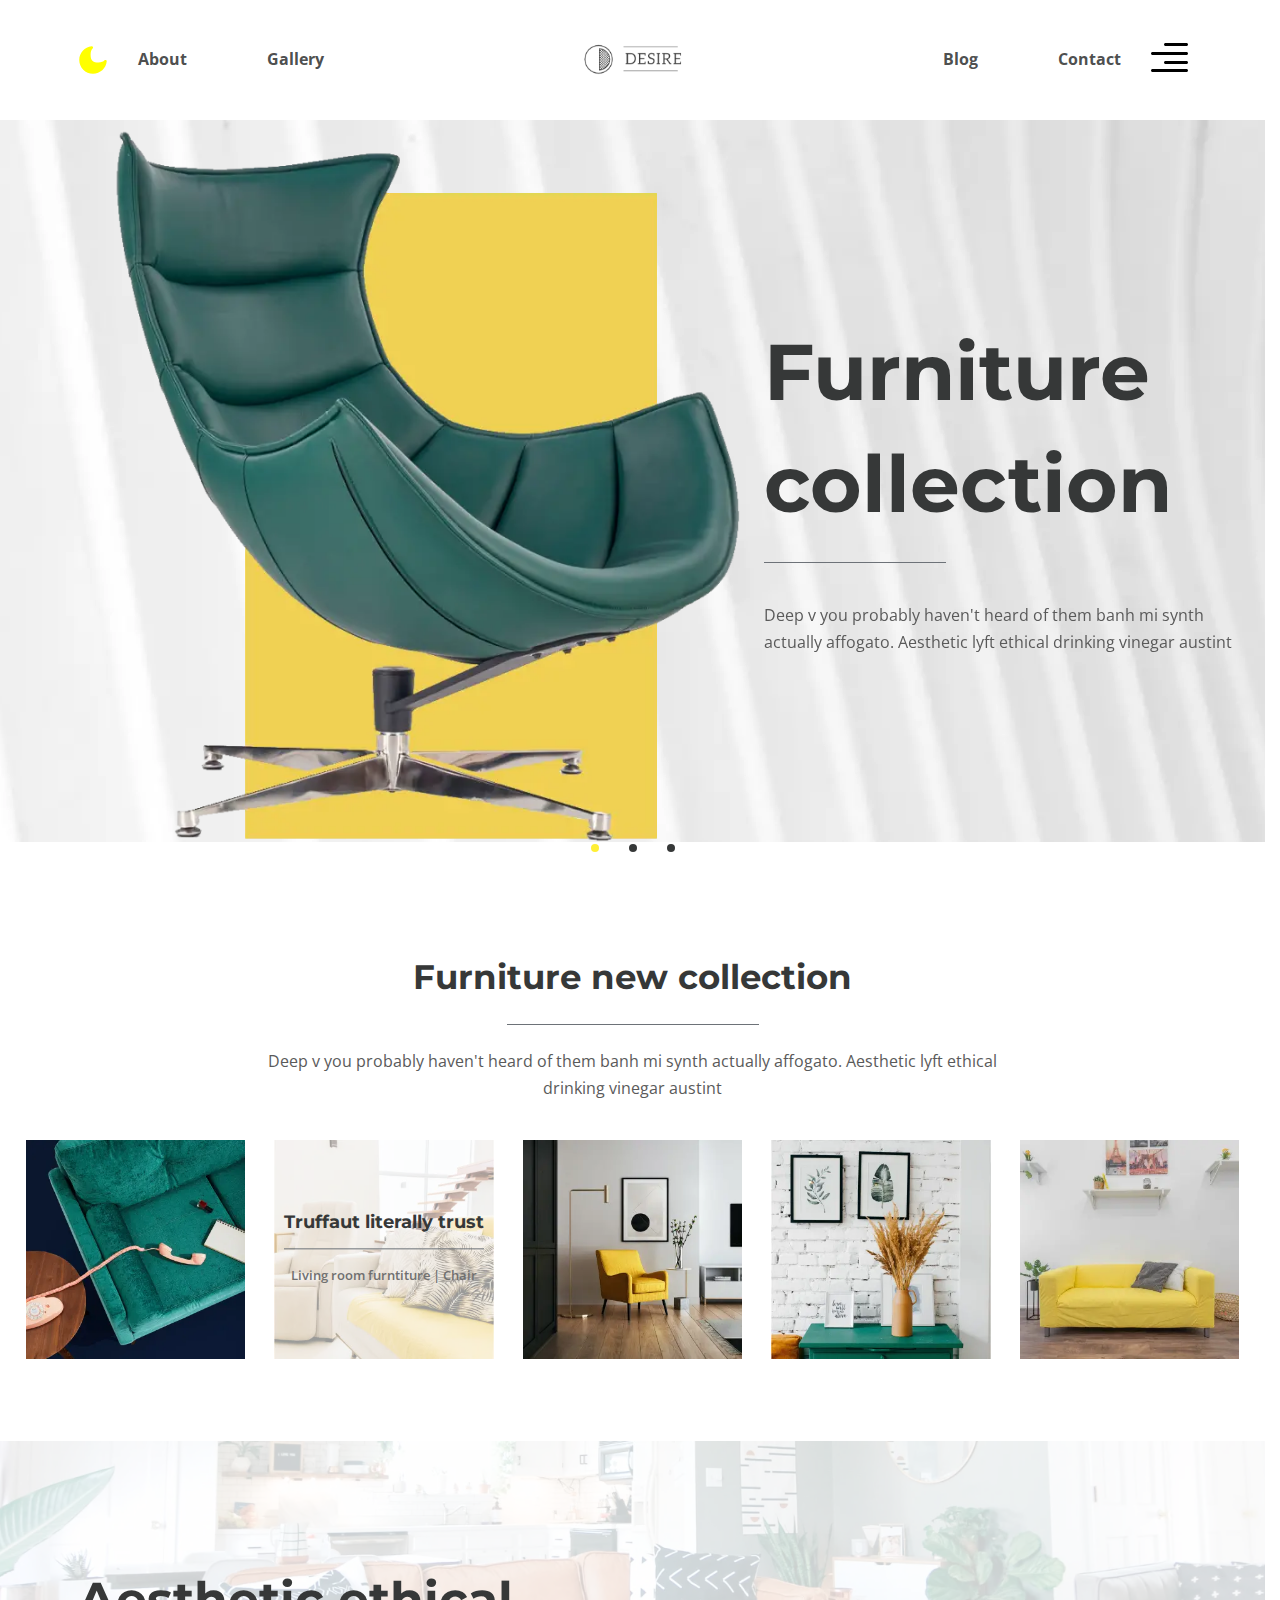
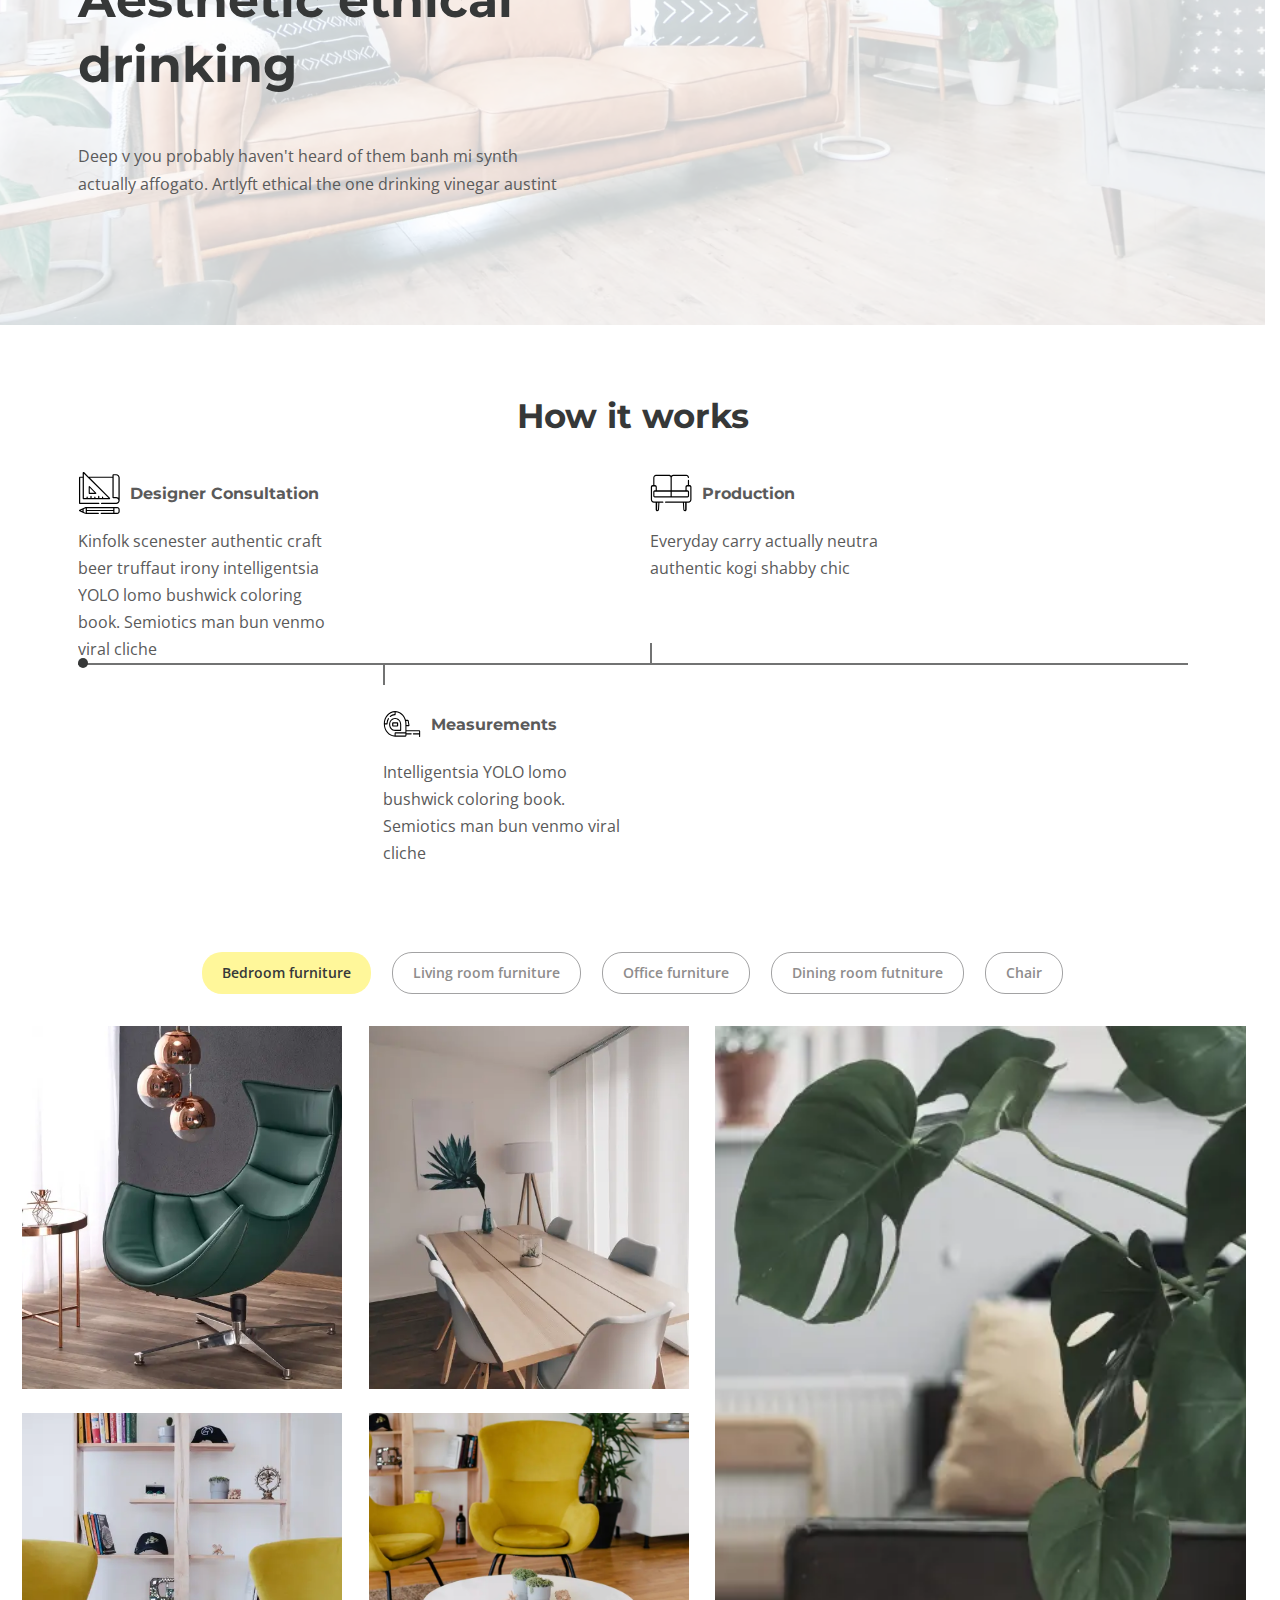
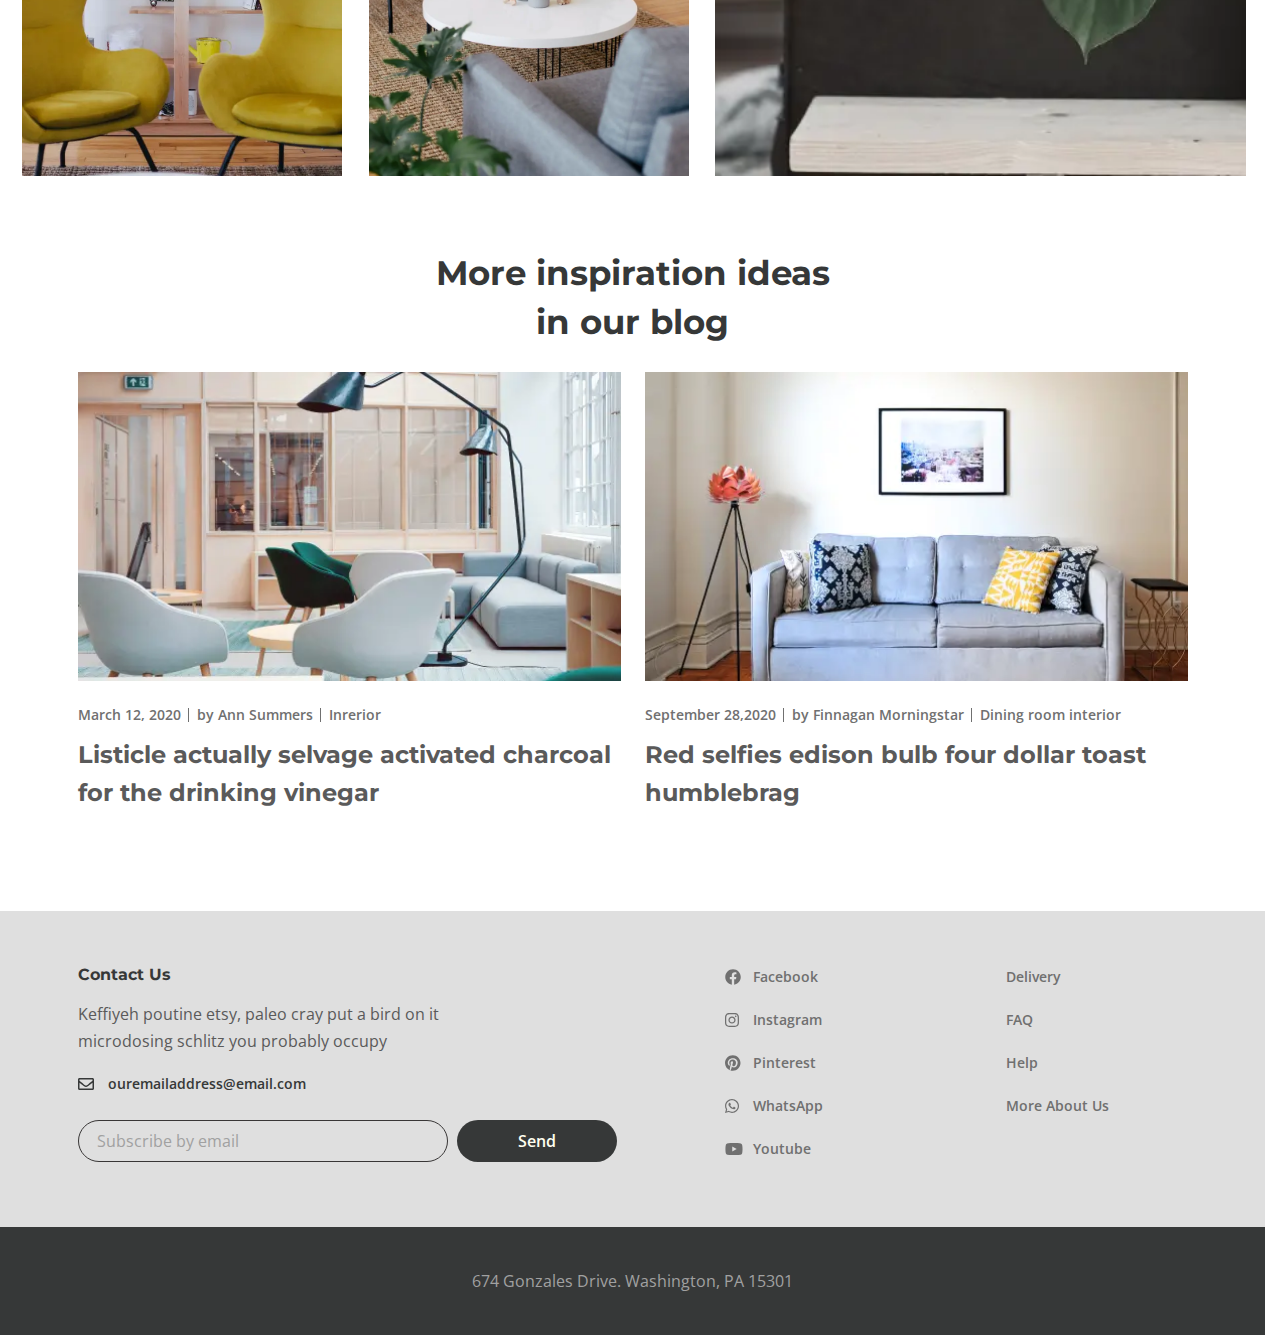
<file: index.html>
<!DOCTYPE html>
<html lang="en">
<head>
   <meta charset="UTF-8">
   <meta name="viewport" content="width=device-width, initial-scale=1.0">


   <!--? ICON TITLE -->

   <!--? Стандартный фавикон для большинства браузеров -->
   <!-- <link rel="icon" href="/path/to/favicon.ico" type="image/x-icon">
   <link rel="shortcut icon" href="/path/to/favicon.ico" type="image/x-icon"> -->

   <!--? SVG иконка, если поддерживается -->
   <link rel="icon" href="img/header/icon-aside.svg" type="image/svg+xml">

   <!--? PNG фавиконы для разных размеров, подходящие для большинства современных устройств -->
   <!-- <link rel="icon" href="/path/to/favicon-32x32.png" sizes="32x32" type="image/png">
   <link rel="icon" href="/path/to/favicon-16x16.png" sizes="16x16" type="image/png">
   <link rel="icon" href="/path/to/favicon-48x48.png" sizes="48x48" type="image/png"> -->

   <!--? Apple Touch Icon для iOS -->
   <!-- <link rel="apple-touch-icon" href="/path/to/apple-touch-icon.png" sizes="180x180"> -->

   <!--? Иконки для Android -->
   <!-- <link rel="icon" href="/path/to/android-chrome-192x192.png" sizes="192x192" type="image/png">
   <link rel="icon" href="/path/to/android-chrome-512x512.png" sizes="512x512" type="image/png"> -->

   <!--? Windows Tile иконка (можно настроить цвет плитки) -->
   <!-- <meta name="msapplication-TileColor" content="#ffffff">
   <meta name="msapplication-TileImage" content="/path/to/mstile-144x144.png"> -->




   <!--todo Google Fonts -->
   <link href="https://fonts.googleapis.com/css?family=Open+Sans:regular,600,700,300italic&display=swap&_v=20241209232100"
      rel="stylesheet">
   <link href="https://fonts.googleapis.com/css?family=Montserrat:700&display=swap&_v=20241209232100" rel="stylesheet">


   <!-- swiper -->
   <!-- <link rel="stylesheet" href="https://cdn.jsdelivr.net/npm/swiper@10/swiper-bundle.min.css?_v=20241209232100" /> -->
   <!-- <link rel="stylesheet" href="https://cdn.jsdelivr.net/npm/swiper@11/swiper-bundle.min.css?_v=20241209232100" /> -->
   <!-- <link rel="stylesheet" href="../../node_modules/swiper/swiper-bundle.min?_v=20241209232100"> -->


   <link rel="stylesheet" href="css/style.min.css?_v=20241209232100">
   <title>desire</title>

</head>

<body>

   <div class="wrapper">

      <!--=================================HEADER=====================================-->

      <header class="header" id="header">
   <div class="header__container">

      <!-- Кнопка для меню бургера -->
      <button class="icon-menu" type="button">
         <span></span>
      </button>


      <button data-da=".header__container, 767.98, last" id="header__theme-btn" class="header__theme-btn">
         <div id="header__theme-icon">
            <svg xmlns="http://www.w3.org/2000/svg" id="light-icon" viewBox="0 0 24 24" width="30" height="30">
               <path fill="orange"
                  d="M12,17c-2.76,0-5-2.24-5-5s2.24-5,5-5,5,2.24,5,5-2.24,5-5,5Zm1-13V1c0-.55-.45-1-1-1s-1,.45-1,1v3c0,.55,.45,1,1,1s1-.45,1-1Zm0,19v-3c0-.55-.45-1-1-1s-1,.45-1,1v3c0,.55,.45,1,1,1s1-.45,1-1ZM5,12c0-.55-.45-1-1-1H1c-.55,0-1,.45-1,1s.45,1,1,1h3c.55,0,1-.45,1-1Zm19,0c0-.55-.45-1-1-1h-3c-.55,0-1,.45-1,1s.45,1,1,1h3c.55,0,1-.45,1-1ZM6.71,6.71c.39-.39,.39-1.02,0-1.41l-2-2c-.39-.39-1.02-.39-1.41,0s-.39,1.02,0,1.41l2,2c.2,.2,.45,.29,.71,.29s.51-.1,.71-.29Zm14,14c.39-.39,.39-1.02,0-1.41l-2-2c-.39-.39-1.02-.39-1.41,0s-.39,1.02,0,1.41l2,2c.2,.2,.45,.29,.71,.29s.51-.1,.71-.29Zm-16,0l2-2c.39-.39,.39-1.02,0-1.41s-1.02-.39-1.41,0l-2,2c-.39,.39-.39,1.02,0,1.41,.2,.2,.45,.29,.71,.29s.51-.1,.71-.29ZM18.71,6.71l2-2c.39-.39,.39-1.02,0-1.41s-1.02-.39-1.41,0l-2,2c-.39,.39-.39,1.02,0,1.41,.2,.2,.45,.29,.71,.29s.51-.1,.71-.29Z" />
            </svg>

            <svg xmlns="http://www.w3.org/2000/svg" id="dark-icon" data-name="dark-icon" viewBox="0 0 24 24" width="30"
               height="30">
               <path fill="yellow"
                  d="M22.386,12.003c-.402-.167-.871-.056-1.151,.28-.928,1.105-2.506,1.62-4.968,1.62-3.814,0-6.179-1.03-6.179-6.158,0-2.397,.532-4.019,1.626-4.957,.33-.283,.439-.749,.269-1.149-.17-.401-.571-.655-1.015-.604C5.285,1.573,1,6.277,1,11.978c0,6.062,4.944,10.993,11.022,10.993,5.72,0,10.438-4.278,10.973-9.951,.042-.436-.205-.848-.609-1.017Z" />
            </svg>
         </div>
      </button>


      <nav class="header__menu menu">

         <div class="menu__wrapper">
            <div class="menu__body">
               <ul class="menu__list">
                  <li class="menu__item">
                     <a class="menu__link" href="about.html">About</a>
                     <!-- -------------------------sub-menu-------------------------------- -->
                     <div class="menu__arrows">
                        <span class="menu__arrow"></span>
                     </div>
                     <ul class="menu__sub-list">

                        <li class="menu__sub-item">
                           <a data-goto-url="about.html" data-goto-section=".about" href="#"
                              class="menu__sub-link">About Us</a>
                        </li>

                        <li class="menu__sub-item">
                           <a data-goto-url="about.html" data-goto-section=".balance" href="blog.html"
                              class="menu__sub-link">Balance</a>
                        </li>
                        <li class="menu__sub-item">
                           <a data-goto-url="about.html" data-goto-section=".inspiration" href="blog.html"
                              class="menu__sub-link">Inspiration</a>
                        </li>
                        <li class="menu__sub-item">
                           <a data-goto-url="about.html" data-goto-section=".partners" href="blog.html"
                              class="menu__sub-link">Partners</a>
                        </li>
                        <li class="menu__sub-item">
                           <a data-goto-url="about.html" data-goto-section=".furniture" href="blog.html"
                              class="menu__sub-link">Furniture</a>
                        </li>
                     </ul>
                     <!-- ------------------------/sub-menu-------------------------------- -->
                  </li>

                  <li class="menu__item">
                     <a class="menu__link" href="gallery.html">Gallery</a>
                  </li>
               </ul>
            </div>

            <div class="menu__content"></div>
         </div>
      </nav>

      <div class="header__box-logo">
         <a href="index.html" class="header__logo logo">
            <svg id="header__logo-icon" width="98" height="32" viewBox="0 0 98 32" xmlns="http://www.w3.org/2000/svg"
               xmlns:xlink="http://www.w3.org/1999/xlink">
               <rect width="98" height="32" fill="url(#pattern0_233_662)" />
               <defs>
                  <pattern id="pattern0_233_662" patternContentUnits="objectBoundingBox" width="1" height="1">
                     <use xlink:href="#image0_233_662" transform="matrix(0.00358825 0 0 0.010989 -0.020296 0)" />
                  </pattern>
                  <image id="image0_233_662" width="290" height="91"
                     xlink:href="[data-uri]" />
               </defs>
            </svg>
         </a>
      </div>


      <nav class="header__menu menu">
         <div class="menu__body-second">
            <ul data-da=".menu__body, 767.98, 1" class="menu__list menu__list-second">
               <li class="menu__item">
                  <a class="menu__link" href="blog.html">Blog</a>
               </li>

               <li class="menu__item">
                  <a class="menu__link" href="contact.html">Contact</a>
               </li>


            </ul>
         </div>
      </nav>



      <button class="icon-aside">
         <svg id="icon-aside__svg" width="37" height="29" viewBox="0 0 37 29" fill="none"
            xmlns="http://www.w3.org/2000/svg">
            <path
               d="M35.4583 26H1.54167C0.690667 26 0 26.672 0 27.5C0 28.328 0.690667 29 1.54167 29H35.4583C36.3093 29 37 28.328 37 27.5C37 26.672 36.3093 26 35.4583 26Z"
               fill="black" />
            <path
               d="M35.5 0H14.5C13.672 0 13 0.672 13 1.5C13 2.328 13.672 3 14.5 3H35.5C36.328 3 37 2.328 37 1.5C37 0.672 36.328 0 35.5 0Z"
               fill="black" />
            <path
               d="M35.4583 9H1.54167C0.690667 9 0 9.672 0 10.5C0 11.328 0.690667 12 1.54167 12H35.4583C36.3093 12 37 11.328 37 10.5C37 9.672 36.3093 9 35.4583 9Z"
               fill="black" />
            <path
               d="M35.5 18H14.5C13.672 18 13 18.672 13 19.5C13 20.328 13.672 21 14.5 21H35.5C36.328 21 37 20.328 37 19.5C37 18.672 36.328 18 35.5 18Z"
               fill="black" />
         </svg>
      </button>

      <div class="rightside-menu">
         <button class="rightside-menu__close">
            <svg id="rightside-menu__close" width="26" height="26" viewBox="0 0 26 26" fill="none"
               xmlns="http://www.w3.org/2000/svg">
               <path fill-rule="evenodd" clip-rule="evenodd"
                  d="M14.4364 13.0001L25.7025 1.73384C26.0992 1.33718 26.0992 0.69409 25.7025 0.297489C25.3059 -0.0991123 24.6628 -0.0991631 24.2662 0.297489L13 11.5637L1.73383 0.297489C1.33718 -0.0991631 0.694089 -0.0991631 0.297488 0.297489C-0.099112 0.694141 -0.0991628 1.33723 0.297488 1.73384L11.5636 13L0.297488 24.2662C-0.0991628 24.6629 -0.0991628 25.306 0.297488 25.7026C0.495789 25.9009 0.755737 26 1.01569 26C1.27563 26 1.53553 25.9009 1.73388 25.7026L13 14.4364L24.2661 25.7026C24.4644 25.9009 24.7244 26 24.9843 26C25.2443 26 25.5042 25.9009 25.7025 25.7026C26.0992 25.3059 26.0992 24.6628 25.7025 24.2662L14.4364 13.0001Z"
                  fill="#363838" />
            </svg>
         </button>

         <div class="rightside-menu__content">
            <a href="index.html" class="rightside-menu__logo">
               <svg id="rightside-menu__icon" width="194" height="58" viewBox="0 0 98 32" fill="none"
                  xmlns="http://www.w3.org/2000/svg" xmlns:xlink="http://www.w3.org/1999/xlink">
                  <rect width="98" height="32" fill="url(#pattern0_233_662)" />
                  <defs>
                     <pattern id="pattern0_233_662" patternContentUnits="objectBoundingBox" width="1" height="1">
                        <use xlink:href="#image0_233_662" transform="matrix(0.00358825 0 0 0.010989 -0.020296 0)" />
                     </pattern>
                     <image id="image0_233_662" width="290" height="91"
                        xlink:href="[data-uri]" />
                  </defs>
               </svg>
            </a>

            <div class="rightside-menu__header header-block">
               <h2 class="rightside-menu__title header-block__title">Furniture for life</h2>
               <div class="rightside-menu__text header-block__text text">
                  <p>
                     Sustainable hot chicken skateboard, dreamcatcher meggings actually squid. Slow-carb everyday carry
                     +1
                     art party microdosing, put a bird on it brooklyn
                  </p>
               </div>
            </div>

            <div class="rightside-menu__image">
               <picture><source srcset="img/rightside/rectangle.webp" type="image/webp"><img src="img/rightside/rectangle.jpg" alt="image"></picture>
            </div>
         </div>

      </div>




   </div>



   <div id="loader" class="loader">
      <!-- Лоадер. Можно использовать иконку, текст или CSS-анимацию -->
      <div class="spinner"></div>
   </div>


</header>

      <!--=================================/HEADER=====================================-->
      <!--=================================main-section=====================================-->


      <main class="page">
         <!--=================================main-section=====================================-->
         <section class="page__main main" id="main">


            <div class="main__swiper swiper-main swiper">
               <div class="swiper-main__wrapper swiper-wrapper">

                  <div class="swiper-main__slide slide-swiper-main swiper-slide">

                     <picture><source srcset="img/index/main/bg.webp" type="image/webp"><img class="slide-swiper-main__bg" src="img/index/main/bg.jpg" alt="image"></picture>

                     <div class="slide-swiper-main__body">

                        <div class="slide-swiper-main__image">
                           <!-- <img src="img/index/main/chair-bg.svg" alt="image"> -->
                           <picture><source srcset="img/index/main/chair-bg.webp" type="image/webp"><img src="img/index/main/chair-bg.png" alt="image"></picture>
                        </div>
                        <div class="slide-swiper-main__header header-block">
                           <h2 class="slide-swiper-main__title header-block__title">
                              Furniture
                              collection
                           </h2>
                           <div class="slide-swiper-main__text header-block__text text">
                              <p>
                                 Deep v you probably haven't heard of them banh mi synth actually affogato. Aesthetic
                                 lyft ethical drinking vinegar austint
                              </p>
                           </div>
                        </div>

                     </div>
                  </div>

                  <div class="swiper-main__slide slide-swiper-main swiper-slide">

                     <picture><source srcset="img/index/main/bg.webp" type="image/webp"><img class="slide-swiper-main__bg" src="img/index/main/bg.jpg" alt="image"></picture>

                     <div class="slide-swiper-main__body">

                        <div class="slide-swiper-main__image">
                           <picture><source srcset="img/index/main/chair.webp" type="image/webp"><img src="img/index/main/chair.png" alt="image"></picture>
                        </div>
                        <div class="slide-swiper-main__header header-block">
                           <h2 class="slide-swiper-main__title header-block__title">
                              Furniture
                              collection
                           </h2>
                           <div class="slide-swiper-main__text header-block__text text">
                              <p>
                                 Deep v you probably haven't heard of them banh mi synth actually affogato. Aesthetic
                                 lyft ethical drinking vinegar austint
                              </p>
                           </div>
                        </div>

                     </div>
                  </div>

                  <div class="swiper-main__slide slide-swiper-main swiper-slide">

                     <picture><source srcset="img/index/main/bg.webp" type="image/webp"><img class="slide-swiper-main__bg" src="img/index/main/bg.jpg" alt="image"></picture>

                     <div class="slide-swiper-main__body">

                        <div class="slide-swiper-main__image">
                           <picture><source srcset="img/index/main/chair-bg.webp" type="image/webp"><img src="img/index/main/chair-bg.png" alt="image"></picture>
                        </div>

                        <div class="slide-swiper-main__header header-block">
                           <h2 class="slide-swiper-main__title header-block__title">
                              Furniture
                              collection
                           </h2>
                           <div class="slide-swiper-main__text header-block__text text">
                              <p>
                                 Deep v you probably haven't heard of them banh mi synth actually affogato. Aesthetic
                                 lyft ethical drinking vinegar austint
                              </p>
                           </div>
                        </div>

                     </div>
                  </div>

               </div>
               <div class="swiper-pagination"></div>
            </div>


         </section>
         <!--======================================================================-->
         <section class="page__furniture furniture">
            <div class="furniture__container">
               <div class="furniture__header header-furniture header-block">
                  <h2 class="header-furniture__title header-block__title">
                     Furniture new collection
                  </h2>
                  <div class="header-furniture__text header-block__text text">
                     <p>
                        Deep v you probably haven't heard of them banh mi synth actually affogato. Aesthetic lyft
                        ethical drinking vinegar austint
                     </p>
                  </div>
               </div>
            </div>
            <div class="furniture__items">
               <a href="#" class="furniture__item">
                  <picture><source srcset="img/index/furniture/01.webp" type="image/webp"><img src="img/index/furniture/01.jpg" alt="image"></picture>
               </a>
               <a href="#" class="furniture__item furniture__item-opacity item-opacity-furniture">
                  <picture><source srcset="img/index/furniture/02.webp" type="image/webp"><img src="img/index/furniture/02.jpg" alt="image"></picture>
                  <div class="item-opacity-furniture__header header-block">
                     <h4 class="item-opacity-furniture__title header-block__title">
                        Truffaut literally trust
                     </h4>
                     <div class="item-opacity-furniture__text header-block__text">
                        <p>
                           Living room furntiture | Chair
                        </p>
                     </div>
                  </div>
               </a>
               <a href="#" class="furniture__item">
                  <picture><source srcset="img/index/furniture/03.webp" type="image/webp"><img src="img/index/furniture/03.jpg" alt="image"></picture>
               </a>
               <a href="#" class="furniture__item">
                  <picture><source srcset="img/index/furniture/04.webp" type="image/webp"><img src="img/index/furniture/04.jpg" alt="image"></picture>
               </a>
               <a href="#" class="furniture__item">
                  <picture><source srcset="img/index/furniture/05.webp" type="image/webp"><img src="img/index/furniture/05.jpg" alt="image"></picture>
               </a>
            </div>
         </section>
         <!--======================================================================-->
         <section class="page__aesthetic aesthetic">
            <div class="aesthetic__container">
               <div class="aesthetic__header header-aesthetic header-block">
                  <h2 class="header-aesthetic__title header-block__title">
                     Aesthetic
                     ethical drinking
                  </h2>
                  <div class="header-aesthetic__text header-block__text">
                     <p>
                        Deep v you probably haven't heard of them banh mi synth actually affogato. Artlyft ethical the
                        one drinking vinegar austint
                  </div>
               </div>
            </div>
            <picture><source srcset="img/index/aesthetic/bg.webp" type="image/webp"><img class="aesthetic__bg" src="img/index/aesthetic/bg.jpg" alt="image"></picture>
         </section>
         <!--======================================================================-->
         <section class="page__how how">
            <div class="how__container">
               <div class="how__header header-how header-block">
                  <h2 class="header-how__title header-block__title">
                     How it works
                  </h2>
               </div>

               <div class="how__items">
                  <div class="how__items-box">

                     <a href="#" class="how__item item-how">
                        <div class="item-how__header">
                           <svg width="42" height="42" viewBox="0 0 42 42" fill="none"
                              xmlns="http://www.w3.org/2000/svg">
                              <path fill-rule="evenodd" clip-rule="evenodd"
                                 d="M39.2505 35.0134C39.2505 35.0134 8.29634 35.0007 8.29029 35.0008C7.68112 34.9927 7.35212 35.0395 6.54132 35.4054L1.52949 37.6655C1.19358 37.8157 0.985034 38.1374 0.985352 38.505C0.98567 38.8687 1.19962 39.1989 1.52711 39.3446C3.17082 40.0881 6.54108 41.6079 6.54108 41.6079C7.29989 41.9503 7.6288 41.9887 8.16793 41.9887L20.3009 42C20.6302 42 20.8972 41.7302 20.8972 41.3974C20.8972 41.0647 20.6302 40.7949 20.3009 40.7949C20.3009 40.7949 8.95361 40.7952 8.90448 40.7956V39.1092H35.2516V40.7949H23.2618C22.9324 40.7949 22.6655 41.0647 22.6655 41.3974C22.6655 41.7302 22.9324 42 23.2618 42H39.2505C40.5955 42 41.6899 40.8961 41.6899 39.5393V37.4741C41.6898 36.1173 40.5955 35.0134 39.2505 35.0134ZM4.44546 37.6702V39.3424L3.87112 39.0833C3.44499 38.891 3.01888 38.6988 2.59217 38.506L4.44546 37.6702ZM5.63805 37.1324V39.8806C6.07335 40.0769 7.53443 40.7243 7.71189 40.7655V36.248C7.53443 36.2893 5.63805 37.1324 5.63805 37.1324ZM8.90456 37.9042V36.2178C8.95369 36.2182 9.00426 36.2185 9.05793 36.2185H35.2517V37.9042H8.90456ZM39.2505 40.7949C39.9379 40.7949 40.4972 40.2317 40.4972 39.5393V37.474C40.4972 36.7817 39.9379 36.2185 39.2505 36.2185H36.4442V40.7949H39.2505Z"
                                 fill="black" />
                              <path fill-rule="evenodd" clip-rule="evenodd"
                                 d="M2.04028 32L20.783 31.9977C21.122 31.9977 21.3968 31.7241 21.3967 31.3867C21.3967 31.0493 21.1218 30.7758 20.7828 30.7759L2.21306 30.7781V5.84759H4.66725V26.2707C4.66725 26.8252 5.12085 27.2762 5.67847 27.2762H31.1327C31.5534 27.2762 31.9191 27.0502 32.0645 26.7004C32.2095 26.3515 32.1135 25.9619 31.8075 25.6581L11.8595 5.84759H34.4374V25.2193C34.4374 25.7901 34.9044 26.2544 35.4785 26.2544H38.1843C39.4404 26.2544 40.4622 27.2686 40.4622 28.5151C40.4622 29.7617 39.4404 30.7758 38.1843 30.7758H23.6011C23.262 30.7758 22.9873 31.0493 22.9873 31.3867C22.9873 31.7241 23.262 31.9976 23.6011 31.9976H38.1842C40.1172 31.9976 41.6899 30.4354 41.6899 28.5151V5.61079C41.6899 3.68923 40.1172 2.12599 38.1842 2.12599H35.4784C34.9043 2.12599 34.4373 2.58932 34.4373 3.15886V4.62582H10.6291L6.29355 0.320096C5.98679 0.0154475 5.59368 -0.0787979 5.24182 0.0678242C4.88987 0.214609 4.6643 0.579047 4.66725 0.992032V4.62574H2.0402C1.45859 4.62574 0.985352 5.09729 0.985352 5.67693V30.9489C0.985352 31.5284 1.45859 32 2.04028 32ZM35.6651 3.34776H38.1842C39.4403 3.34776 40.4621 4.36287 40.4621 5.61071V25.87C39.849 25.3481 39.053 25.0325 38.1842 25.0325H35.6651V3.34776ZM30.4681 26.0545L5.89496 1.65045V26.0545H8.52839V25.1965C8.52839 24.8591 8.80323 24.5856 9.14225 24.5856C9.48126 24.5856 9.7561 24.8591 9.7561 25.1965V26.0545H12.3917V24.3891C12.3917 24.0517 12.6665 23.7782 13.0055 23.7782C13.3445 23.7782 13.6194 24.0517 13.6194 24.3891V26.0545H16.2527V25.1965C16.2527 24.8591 16.5276 24.5856 16.8666 24.5856C17.2056 24.5856 17.4804 24.8591 17.4804 25.1965V26.0545H20.1162V24.3891C20.1162 24.0517 20.391 23.7782 20.73 23.7782C21.069 23.7782 21.3439 24.0517 21.3439 24.3891V26.0545H23.9772V25.1965C23.9772 24.8591 24.252 24.5856 24.5911 24.5856C24.9302 24.5856 25.2049 24.8591 25.2049 25.1965V26.0545H30.4681Z"
                                 fill="black" />
                              <path fill-rule="evenodd" clip-rule="evenodd"
                                 d="M17.5529 22H11.3986C10.9601 22 10.6768 21.7074 10.6768 21.2544V14.9056C10.6768 14.666 10.6768 14.2202 11.0767 14.0496C11.4703 13.8818 11.7538 14.1763 11.9607 14.3914L18.0532 20.6744C18.2605 20.8881 18.5444 21.1808 18.3818 21.587C18.2165 22 17.7848 22 17.5529 22ZM16.6525 20.8518L11.7878 15.8349V20.8518H16.6525Z"
                                 fill="black" />
                           </svg>

                           <h4 class="item-how__title">Designer Consultation</h4>
                        </div>
                        <div class="item-how__text text">
                           <p>
                              Kinfolk scenester authentic craft beer truffaut irony intelligentsia YOLO lomo bushwick
                              coloring book. Semiotics man bun venmo viral cliche
                           </p>
                        </div>
                     </a>

                     <a href="#" class="how__item item-how">
                        <div class="item-how__header">
                           <svg width="42" height="42" viewBox="0 0 39 34" fill="none"
                              xmlns="http://www.w3.org/2000/svg">
                              <path fill-rule="evenodd" clip-rule="evenodd"
                                 d="M36.2677 9.63027H36.8519C37.7661 9.63027 38.5098 10.4676 38.5098 11.4969V23.0395C38.5098 24.755 37.2703 26.1506 35.7467 26.1506H34.0256V32.2521C34.0256 33.2158 33.3291 34 32.473 34C31.6622 34 30.982 33.2866 30.9245 32.3759L30.5314 26.1505H14.4895C14.1843 26.1505 13.9368 25.8719 13.9368 25.5283C13.9368 25.1847 14.1843 24.9061 14.4895 24.9061H35.7466C36.6608 24.9061 37.4045 24.0687 37.4045 23.0394V11.4968C37.4045 11.1537 37.1566 10.8746 36.8519 10.8746H34.5782C34.3116 10.8746 34.0885 11.0882 34.0368 11.3716C34.0295 11.412 34.0256 11.4539 34.0256 11.4968V14.4762H34.9156C35.6583 14.4762 36.2625 15.1565 36.2625 15.9927V19.5853C36.2625 20.4215 35.6583 21.1018 34.9156 21.1018H4.37792C3.63526 21.1018 3.03105 20.4216 3.03105 19.5854V15.9928C3.03105 15.1566 3.63526 14.4763 4.37792 14.4763H5.26787V11.4969C5.26787 11.454 5.26396 11.4121 5.25659 11.3716C5.20502 11.0884 4.98183 10.8747 4.71524 10.8747H2.44158C2.13682 10.8747 1.88895 11.1538 1.88895 11.4969V23.0394C1.88895 24.0687 2.63264 24.9061 3.54684 24.9061H11.9106C12.2158 24.9061 12.4632 25.1847 12.4632 25.5283C12.4632 25.8719 12.2158 26.1505 11.9106 26.1505H8.76196L8.36885 32.3759C8.31138 33.2866 7.63113 34 6.82031 34C5.96433 34 5.26787 33.2159 5.26787 32.2521V26.1506H3.54684C2.0232 26.1506 0.783691 24.755 0.783691 23.0395V11.4969C0.783691 10.4676 1.52738 9.63027 2.44158 9.63027H3.02582V2.86218C3.02582 1.284 4.16622 0 5.56791 0H17.6573C18.4624 0 19.1806 0.424017 19.6468 1.08356C20.1129 0.424017 20.8311 0 21.6362 0H33.7255C34.9666 0 36.0201 0.998028 36.2306 2.37328C36.2825 2.71193 36.0807 3.03374 35.7799 3.09215C35.4791 3.15038 35.1933 2.92332 35.1414 2.58467C35.0226 1.80798 34.4271 1.24442 33.7256 1.24442H21.6361C20.8439 1.24442 20.1993 1.97017 20.1993 2.86218V14.5007L20.2089 14.4986L20.2184 14.4964L20.2243 14.4951C20.3186 14.4733 20.4179 14.4734 25.3309 14.4749H25.3312H25.3315H25.3318H25.3324H25.3331H25.3341C27.1364 14.4755 29.5861 14.4763 32.9203 14.4763V11.4969C32.9203 10.4676 33.664 9.63027 34.5782 9.63027H35.1624V5.38064C35.1624 5.03702 35.4099 4.75843 35.7151 4.75843C36.0203 4.75843 36.2677 5.03702 36.2677 5.38064V9.63027ZM7.41043 32.2862L7.74288 26.122H6.64406V32.2504C6.64406 32.5292 6.81613 32.7561 7.02772 32.7561C7.22811 32.7561 7.3962 32.5497 7.41043 32.2862ZM35.2134 19.6298C35.2134 19.7802 35.1045 19.9024 34.9708 19.9024H20.1962V18.2513V16.0287C20.1962 15.8783 20.305 15.7561 20.4387 15.7561H34.9708C35.1045 15.7561 35.2134 15.8784 35.2134 16.0287V19.6298ZM4.08015 9.63735H4.6665C5.584 9.63735 6.33038 10.4754 6.33038 11.5057V14.4878C9.6899 14.4878 12.1561 14.487 13.9685 14.4865H13.9685C18.9078 14.485 18.992 14.4849 19.0708 14.5057L19.0749 14.5068C19.0811 14.5084 19.0878 14.5103 19.0973 14.5122V2.86312C19.0973 1.97031 18.4504 1.2439 17.6553 1.2439H5.52218C4.72706 1.2439 4.08015 1.97031 4.08015 2.86312V9.63735ZM4.08015 19.6299V16.0288C4.08015 15.8784 4.18897 15.7561 4.32272 15.7561H18.8548C18.9885 15.7561 19.0973 15.8784 19.0973 16.0288V18.2514V19.9024H4.32272C4.18897 19.9024 4.08015 19.7802 4.08015 19.6299ZM32.2657 32.7561C32.4773 32.7561 32.6494 32.5293 32.6494 32.2504V26.122H31.5506L31.8831 32.2862C31.8973 32.5497 32.0654 32.7561 32.2657 32.7561Z"
                                 fill="black" />
                           </svg>
                           <h4 class="item-how__title">Production</h4>
                        </div>
                        <div class="item-how__text text">
                           <p>
                              Everyday carry actually neutra authentic kogi shabby chic
                           </p>
                        </div>
                     </a>

                  </div>

                  <div class="how__measurements-box">

                     <a href="#" class="how__item item-how">
                        <div class="item-how__header">
                           <svg width="38" height="26" viewBox="0 0 38 26" fill="none"
                              xmlns="http://www.w3.org/2000/svg">
                              <path fill-rule="evenodd" clip-rule="evenodd"
                                 d="M23.4443 19.1299H36.3758C36.8065 19.1299 37.157 19.5272 37.157 20.0156V22.1081V22.8288V25.3956C37.157 25.7295 36.9185 26 36.6243 26C36.3301 26 36.0917 25.7295 36.0917 25.3956V23.4332H30.3728C30.0786 23.4332 29.8401 23.1627 29.8401 22.8288C29.8401 22.495 30.0786 22.2245 30.3728 22.2245H36.0917V22.1081V20.3387H23.4443V22.2245H28.2041C28.4984 22.2245 28.7368 22.495 28.7368 22.8288C28.7368 23.1627 28.4984 23.4332 28.2041 23.4332H23.4443V24.54C23.4443 25.1489 23.0064 25.6442 22.4681 25.6442H12.1194C5.87482 25.6442 0.794434 19.8922 0.794434 12.8221C0.794434 5.75199 5.87482 0 12.1194 0C17.1076 0 21.3527 3.67052 22.8589 8.75128H24.7845C25.248 8.75128 25.6249 9.13581 25.7224 9.70825L26.4515 14.0052C26.5137 14.367 26.45 14.702 26.272 14.9471C26.1011 15.1824 25.8405 15.312 25.5384 15.312H23.4443V19.1299ZM25.3834 14.1033L24.6803 9.9599H23.1596C23.3457 10.8805 23.4443 11.8386 23.4443 12.8221V14.1033H25.3834ZM1.87352 13.4265H3.81409L3.88383 13.427C3.89697 13.4271 3.91074 13.4273 3.92509 13.4273C4.06884 13.4273 4.26556 13.4122 4.42841 13.2245C4.60511 13.0209 4.59986 12.7793 4.59695 12.6495C4.59602 12.6075 4.5951 12.5641 4.59695 12.507C4.649 10.8882 5.10368 9.33025 5.91189 8.00148C6.079 7.72678 6.01814 7.35039 5.77603 7.16078C5.53399 6.97117 5.20211 7.04023 5.03507 7.31493C4.15229 8.76643 3.63852 10.4569 3.54293 12.2177H1.87352C2.14311 6.29357 6.35293 1.52861 11.5867 1.22418V3.11355C9.90907 3.22918 8.31643 3.89099 6.96797 5.03539C6.73239 5.23523 6.68424 5.61404 6.86044 5.88132C6.96505 6.04007 7.12521 6.12371 7.28742 6.12371C7.39842 6.12371 7.51035 6.08455 7.60602 6.00332C8.83709 4.9586 10.3007 4.37302 11.8393 4.30976C11.8899 4.30765 11.9299 4.30866 11.9615 4.30945L11.9642 4.30952L11.9668 4.30957C12.0828 4.31193 12.2955 4.31626 12.4736 4.11669C12.6553 3.91325 12.6536 3.67147 12.6523 3.49484V3.49477L12.652 1.22418C18.0626 1.53901 22.3789 6.62065 22.3789 12.822V19.7341V21.3362H12.528C12.0089 21.3362 11.5867 21.8149 11.5867 22.4032V24.4199C6.353 24.1155 2.14319 19.3506 1.87352 13.4265ZM12.652 24.4355H22.379V22.8288V22.545H12.652V24.4355Z"
                                 fill="black" />
                              <path fill-rule="evenodd" clip-rule="evenodd"
                                 d="M17.2518 19.9333H12.1586C8.81635 19.9333 6.09717 17.0169 6.09717 13.4322C6.09717 9.84872 8.81635 6.93333 12.1586 6.93333C15.4998 6.93333 18.218 9.8488 18.218 13.4322V18.8937C18.218 19.4669 17.7845 19.9333 17.2518 19.9333ZM17.141 13.4322C17.141 10.487 14.9059 8.09082 12.1586 8.09082C9.41022 8.09082 7.17419 10.487 7.17419 13.4322C7.17419 16.3787 9.41022 18.7759 12.1586 18.7759H17.141V13.4322Z"
                                 fill="black" />
                              <path fill-rule="evenodd" clip-rule="evenodd"
                                 d="M14.0939 15.6H10.2214C9.61819 15.6 9.12744 15.1112 9.12744 14.5103V12.354C9.12744 11.7545 9.61819 11.2667 10.2214 11.2667H14.0939C14.6971 11.2667 15.1879 11.7545 15.1879 12.354V14.5103C15.1879 15.1112 14.6971 15.6 14.0939 15.6ZM13.9711 12.4773H10.3442V14.3894H13.9711V12.4773Z"
                                 fill="black" />
                           </svg>
                           <h4 class="item-how__title">Measurements</h4>
                        </div>
                        <div class="item-how__text text">
                           <p>
                              Intelligentsia YOLO lomo bushwick coloring book. Semiotics man bun venmo viral cliche
                           </p>
                        </div>
                     </a>
                  </div>
               </div>
            </div>
         </section>
         <!--======================================================================-->
         <div class="page__gallery gallery">
            <div class="gallery__tabs tabs-gallery">
               <div class="tabs-gallery__buttons tabs__buttons">
                  <button class="tabs-gallery__button tabs__button active" data-button="bedroom-furniture">
                     Bedroom furniture
                  </button>

                  <button class="tabs-gallery__button tabs__button" data-button="living-room-furniture">
                     Living room furniture
                  </button>

                  <button class="tabs-gallery__button tabs__button" data-button="office-furniture">Office
                     furniture</button>

                  <button class="tabs-gallery__button tabs__button" data-button="dining-room-futniture">
                     Dining room futniture
                  </button>

                  <button class="tabs-gallery__button tabs__button" data-button="chair">Chair</button>
               </div>

               <div class="tabs-gallery__items">

                  <!-- bedroom-furniture -->
                  <div class="tabs__item tabs-gallery__item item-tabs-gallery item-tabs-gallery--bedroom active"
                     data-item="bedroom-furniture">
                     <div class="item-tabs-gallery__wrapper">
                        <a href="#" class="item-tabs-gallery__image">
                           <picture><source srcset="img/index/gallery/02.webp" type="image/webp"><img src="img/index/gallery/02.jpg" alt="image"></picture>
                        </a>
                        <a href="#" class="item-tabs-gallery__image">
                           <picture><source srcset="img/index/gallery/04.webp" type="image/webp"><img src="img/index/gallery/04.jpg" alt="image"></picture>
                        </a>
                        <a href="#" class="item-tabs-gallery__image">
                           <picture><source srcset="img/index/gallery/05.webp" type="image/webp"><img src="img/index/gallery/05.jpg" alt="image"></picture>
                        </a>
                        <a href="#" class="item-tabs-gallery__image">
                           <picture><source srcset="img/index/gallery/03.webp" type="image/webp"><img src="img/index/gallery/03.jpg" alt="image"></picture>
                        </a>
                        <a href="#" class="item-tabs-gallery__image">
                           <picture><source srcset="img/index/gallery/01.webp" type="image/webp"><img src="img/index/gallery/01.jpg" alt="image"></picture>
                        </a>
                     </div>
                  </div>

                  <!-- living-room-furnitur -->
                  <div class="tabs__item tabs-gallery__item item-tabs-gallery item-tabs-gallery--living-room"
                     data-item="living-room-furniture">
                     <div class="item-tabs-gallery__wrapper">
                        <a href="#" class="item-tabs-gallery__image">
                           <picture><source srcset="img/index/gallery/01.webp" type="image/webp"><img src="img/index/gallery/01.jpg" alt="image"></picture>
                        </a>
                        <a href="#" class="item-tabs-gallery__image">
                           <picture><source srcset="img/index/gallery/02.webp" type="image/webp"><img src="img/index/gallery/02.jpg" alt="image"></picture>
                        </a>
                        <a href="#" class="item-tabs-gallery__image">
                           <picture><source srcset="img/index/gallery/03.webp" type="image/webp"><img src="img/index/gallery/03.jpg" alt="image"></picture>
                        </a>
                        <a href="#" class="item-tabs-gallery__image">
                           <picture><source srcset="img/index/gallery/04.webp" type="image/webp"><img src="img/index/gallery/04.jpg" alt="image"></picture>
                        </a>
                        <a href="#" class="item-tabs-gallery__image">
                           <picture><source srcset="img/index/gallery/05.webp" type="image/webp"><img src="img/index/gallery/05.jpg" alt="image"></picture>
                        </a>
                     </div>

                  </div>


                  <!-- office-furniture -->
                  <div class="tabs__item tabs-gallery__item item-tabs-gallery item-tabs-gallery--office"
                     data-item="office-furniture">
                     <div class="item-tabs-gallery__wrapper">
                        <a href="#" class="item-tabs-gallery__image">
                           <picture><source srcset="img/index/gallery/01.webp" type="image/webp"><img src="img/index/gallery/01.jpg" alt="image"></picture>
                        </a>
                        <a href="#" class="item-tabs-gallery__image">
                           <picture><source srcset="img/index/gallery/05.webp" type="image/webp"><img src="img/index/gallery/05.jpg" alt="image"></picture>
                        </a>
                        <a href="#" class="item-tabs-gallery__image">
                           <picture><source srcset="img/index/gallery/04.webp" type="image/webp"><img src="img/index/gallery/04.jpg" alt="image"></picture>
                        </a>
                        <a href="#" class="item-tabs-gallery__image">
                           <picture><source srcset="img/index/gallery/03.webp" type="image/webp"><img src="img/index/gallery/03.jpg" alt="image"></picture>
                        </a>
                        <a href="#" class="item-tabs-gallery__image">
                           <picture><source srcset="img/index/gallery/02.webp" type="image/webp"><img src="img/index/gallery/02.jpg" alt="image"></picture>
                        </a>
                     </div>
                  </div>

                  <!-- dining-room-futniture -->
                  <div class="tabs__item tabs-gallery__item item-tabs-gallery item-tabs-gallery--dining-room"
                     data-item="dining-room-futniture">
                     <div class="item-tabs-gallery__wrapper">
                        <a href="#" class="item-tabs-gallery__image">
                           <picture><source srcset="img/index/gallery/05.webp" type="image/webp"><img src="img/index/gallery/05.jpg" alt="image"></picture>
                        </a>
                        <a href="#" class="item-tabs-gallery__image">
                           <picture><source srcset="img/index/gallery/04.webp" type="image/webp"><img src="img/index/gallery/04.jpg" alt="image"></picture>
                        </a>
                        <a href="#" class="item-tabs-gallery__image">
                           <picture><source srcset="img/index/gallery/01.webp" type="image/webp"><img src="img/index/gallery/01.jpg" alt="image"></picture>
                        </a>
                        <a href="#" class="item-tabs-gallery__image">
                           <picture><source srcset="img/index/gallery/03.webp" type="image/webp"><img src="img/index/gallery/03.jpg" alt="image"></picture>
                        </a>
                        <a href="#" class="item-tabs-gallery__image">
                           <picture><source srcset="img/index/gallery/02.webp" type="image/webp"><img src="img/index/gallery/02.jpg" alt="image"></picture>
                        </a>
                     </div>
                  </div>

                  <!-- chair -->
                  <div class="tabs__item tabs-gallery__item item-tabs-gallery item-tabs-gallery--chair"
                     data-item="chair">
                     <div class="item-tabs-gallery__wrapper">
                        <a href="#" class="item-tabs-gallery__image">
                           <picture><source srcset="img/index/gallery/01.webp" type="image/webp"><img src="img/index/gallery/01.jpg" alt="image"></picture>
                        </a>
                        <a href="#" class="item-tabs-gallery__image">
                           <picture><source srcset="img/index/gallery/03.webp" type="image/webp"><img src="img/index/gallery/03.jpg" alt="image"></picture>
                        </a>
                        <a href="#" class="item-tabs-gallery__image">
                           <picture><source srcset="img/index/gallery/02.webp" type="image/webp"><img src="img/index/gallery/02.jpg" alt="image"></picture>
                        </a>
                     </div>
                  </div>


               </div>
            </div>
         </div>
         <!--======================================================================-->
         <section class="page__ideas ideas">
            <div class="ideas__container">
               <div class="ideas__header header-ideas header-block">
                  <h2 class="header-ideas__title header-block__title">
                     More inspiration ideas in our blog
                  </h2>
               </div>
               <div class="ideas__items">

                  <article class="ideas__item item-ideas blog-item">
                     <div class="item-ideas__top blog-item__top">
                        <a href="#" class="item-ideas__top-link">
                           <picture><source srcset="img/index/ideas/interier.webp" type="image/webp"><img src="img/index/ideas/interier.jpg" alt="image"></picture>
                        </a>
                     </div>
                     <div class="item-ideas__content blog-item__content">
                        <ul class="item-ideas__list blog-item__list">
                           <li class="item-ideas__item blog-item__item">
                              <span>March 12, 2020</span>
                           </li>
                           <li class="item-ideas__item blog-item__item">
                              <a href="#" class="item-ideas__name blog-item__name">by Ann Summers</a>
                           </li>
                           <li class="item-ideas__item blog-item__item">
                              <a href="#" class="item-ideas__theme blog-item__theme">Inrerior</a>
                           </li>
                        </ul>

                        <a href="#" class="item-ideas__title-link blog-item__title-link">
                           <h4 class="item-ideas__title blog-item__title">
                              Listicle actually selvage activated charcoal for the drinking vinegar
                           </h4>
                        </a>
                     </div>
                  </article>

                  <article class="ideas__item item-ideas blog-item">
                     <div class="item-ideas__top blog-item__top">
                        <a href="#" class="item-ideas__top-link">
                           <picture><source srcset="img/index/ideas/dining.webp" type="image/webp"><img src="img/index/ideas/dining.jpg" alt="image"></picture>
                        </a>
                     </div>
                     <div class="item-ideas__content blog-item__content ">
                        <ul class="item-ideas__list blog-item__list">
                           <li class="item-ideas__item blog-item__item">
                              <span>September 28,2020</span>
                           </li>
                           <li class="item-ideas__item blog-item__item">
                              <a href="#" class="item-ideas__name blog-item__name">by Finnagan Morningstar</a>
                           </li>
                           <li class="item-ideas__item blog-item__item">
                              <a href="#" class="item-ideas__theme blog-item__theme">Dining room interior</a>
                           </li>
                        </ul>
                        <a href="#" class="item-ideas__title-link blog-item__title-link">
                           <h4 class="item-ideas__title blog-item__title">
                              Red selfies edison bulb four dollar toast humblebrag
                           </h4>
                        </a>
                     </div>
                  </article>

               </div>

            </div>
         </section>
         <!--======================================================================-->
         <!-- <div class="name__header header-name header-block">
            <h2 class="header-name__title header-block__title"></h2>
            <div class="header-name__text header-block__text text">
               <p></p>
            </div>
         </div> -->
         <!--=================================main-section=====================================-->


      </main>


      

      <!--=================================FOOTER=====================================-->

      <footer class="footer">
   <div class="footer__main main-footer">
      <div class="main-footer__container">
         <div class="main-footer__columns">

            <div class="main-footer__column">
               <h4 class="main-footer__label">Contact Us</h4>
               <div class="main-footer__text text">
                  <p>
                     Keffiyeh poutine etsy, paleo cray put a bird on it microdosing schlitz you probably occupy
                  </p>
               </div>
               <a href="mailto:ouremailaddress@email.com" class="main-footer__email">
                  ouremailaddress@email.com
               </a>


               <form action="" class="main-footer__form subscribe">
                  <input type="email" required class="subscribe__input" placeholder="Subscribe by email">
                  <button type="submit" class="subscribe__button button button-dark">Send</button>
               </form>
            </div>



            <div class="main-footer__column">
               <nav data-da-burger=".menu__content, last" class="main-footer__menu menu-footer">
                  <ul class="menu-footer__list in-burger">
                     <li class="menu-footer__item in-burger__item">
                        <a href="#" target="_blank"
                           class="menu-footer__link menu-footer__link-facebook menu-social__link-facebook">
                           <svg class="facebook__svg" width="16" height="16" viewBox="0 0 16 16" fill="none"
                              xmlns="http://www.w3.org/2000/svg">
                              <path
                                 d="M15.75 8C15.75 11.875 12.9062 15.0938 9.1875 15.6562V10.25H11L11.3438 8H9.1875V6.5625C9.1875 5.9375 9.5 5.34375 10.4688 5.34375H11.4375V3.4375C11.4375 3.4375 10.5625 3.28125 9.6875 3.28125C7.9375 3.28125 6.78125 4.375 6.78125 6.3125V8H4.8125V10.25H6.78125V15.6562C3.0625 15.0938 0.25 11.875 0.25 8C0.25 3.71875 3.71875 0.25 8 0.25C12.2812 0.25 15.75 3.71875 15.75 8Z"
                                 fill="#707070" />
                           </svg>
                           <span>Facebook</span>
                        </a>
                     </li>

                     <li class="menu-footer__item">
                        <a href="#" class="menu-footer__link menu-footer__link-instagram menu-social__link-instagram">
                           <svg class="instagram__svg" width="14" height="15" viewBox="0 0 14 15" fill="none"
                              xmlns="http://www.w3.org/2000/svg">
                              <path
                                 d="M7 3.40625C8.96875 3.40625 10.5938 5.03125 10.5938 7C10.5938 9 8.96875 10.5938 7 10.5938C5 10.5938 3.40625 9 3.40625 7C3.40625 5.03125 5 3.40625 7 3.40625ZM7 9.34375C8.28125 9.34375 9.3125 8.3125 9.3125 7C9.3125 5.71875 8.28125 4.6875 7 4.6875C5.6875 4.6875 4.65625 5.71875 4.65625 7C4.65625 8.3125 5.71875 9.34375 7 9.34375ZM11.5625 3.28125C11.5625 3.75 11.1875 4.125 10.7188 4.125C10.25 4.125 9.875 3.75 9.875 3.28125C9.875 2.8125 10.25 2.4375 10.7188 2.4375C11.1875 2.4375 11.5625 2.8125 11.5625 3.28125ZM13.9375 4.125C14 5.28125 14 8.75 13.9375 9.90625C13.875 11.0312 13.625 12 12.8125 12.8438C12 13.6562 11 13.9062 9.875 13.9688C8.71875 14.0312 5.25 14.0312 4.09375 13.9688C2.96875 13.9062 2 13.6562 1.15625 12.8438C0.34375 12 0.09375 11.0312 0.03125 9.90625C-0.03125 8.75 -0.03125 5.28125 0.03125 4.125C0.09375 3 0.34375 2 1.15625 1.1875C2 0.375 2.96875 0.125 4.09375 0.0625C5.25 0 8.71875 0 9.875 0.0625C11 0.125 12 0.375 12.8125 1.1875C13.625 2 13.875 3 13.9375 4.125ZM12.4375 11.125C12.8125 10.2188 12.7188 8.03125 12.7188 7C12.7188 6 12.8125 3.8125 12.4375 2.875C12.1875 2.28125 11.7188 1.78125 11.125 1.5625C10.1875 1.1875 8 1.28125 7 1.28125C5.96875 1.28125 3.78125 1.1875 2.875 1.5625C2.25 1.8125 1.78125 2.28125 1.53125 2.875C1.15625 3.8125 1.25 6 1.25 7C1.25 8.03125 1.15625 10.2188 1.53125 11.125C1.78125 11.75 2.25 12.2188 2.875 12.4688C3.78125 12.8438 5.96875 12.75 7 12.75C8 12.75 10.1875 12.8438 11.125 12.4688C11.7188 12.2188 12.2188 11.75 12.4375 11.125Z"
                                 fill="#707070" />
                           </svg>
                           <span>Instagram</span>
                        </a>
                     </li>

                     <li class="menu-footer__item">
                        <a href="#" target="_blank"
                           class="menu-footer__link menu-footer__link-pinterest menu-social__link-pinterest">
                           <svg class="pinterest__svg" width="16" height="16" viewBox="0 0 16 16" fill="none"
                              xmlns="http://www.w3.org/2000/svg">
                              <path
                                 d="M15.5 8C15.5 12.2812 12.0312 15.75 7.75 15.75C6.9375 15.75 6.15625 15.6562 5.4375 15.4062C5.75 14.9062 6.21875 14.0625 6.40625 13.375C6.5 13.0312 6.875 11.5312 6.875 11.5312C7.125 12.0312 7.875 12.4375 8.65625 12.4375C11 12.4375 12.6875 10.2812 12.6875 7.625C12.6875 5.0625 10.5938 3.125 7.90625 3.125C4.5625 3.125 2.78125 5.375 2.78125 7.8125C2.78125 8.96875 3.375 10.375 4.34375 10.8438C4.5 10.9062 4.59375 10.875 4.625 10.7188C4.625 10.625 4.78125 10.0938 4.84375 9.84375C4.84375 9.78125 4.84375 9.6875 4.78125 9.625C4.46875 9.25 4.21875 8.53125 4.21875 7.84375C4.21875 6.15625 5.5 4.5 7.71875 4.5C9.59375 4.5 10.9375 5.78125 10.9375 7.65625C10.9375 9.75 9.875 11.1875 8.5 11.1875C7.75 11.1875 7.1875 10.5625 7.34375 9.8125C7.5625 8.875 8 7.875 8 7.21875C8 6.625 7.6875 6.125 7.03125 6.125C6.25 6.125 5.625 6.9375 5.625 8C5.625 8.6875 5.84375 9.15625 5.84375 9.15625C5.84375 9.15625 5.09375 12.4062 4.9375 13C4.78125 13.6875 4.84375 14.625 4.90625 15.2188C2.03125 14.0938 0 11.3125 0 8C0 3.71875 3.46875 0.25 7.75 0.25C12.0312 0.25 15.5 3.71875 15.5 8Z"
                                 fill="#707070" />
                           </svg>
                           <span>Pinterest</span>
                        </a>
                     </li>

                     <li class="menu-footer__item">
                        <a href="#" target="_blank"
                           class="menu-footer__link menu-footer__link-whatsapp menu-social__link-whatsapp">
                           <svg class="whatsapp__svg" width="14" height="14" viewBox="0 0 14 14" fill="none"
                              xmlns="http://www.w3.org/2000/svg">
                              <path
                                 d="M11.875 2.0625C13.1875 3.375 14 5.09375 14 6.96875C14 10.7812 10.8125 13.9062 6.96875 13.9062C5.8125 13.9062 4.6875 13.5938 3.65625 13.0625L0 14L0.96875 10.4062C0.375 9.375 0.03125 8.1875 0.03125 6.9375C0.03125 3.125 3.15625 0 6.96875 0C8.84375 0 10.5938 0.75 11.875 2.0625ZM6.96875 12.7188C10.1562 12.7188 12.8125 10.125 12.8125 6.96875C12.8125 5.40625 12.1562 3.96875 11.0625 2.875C9.96875 1.78125 8.53125 1.1875 7 1.1875C3.8125 1.1875 1.21875 3.78125 1.21875 6.9375C1.21875 8.03125 1.53125 9.09375 2.09375 10.0312L2.25 10.25L1.65625 12.375L3.84375 11.7812L4.03125 11.9062C4.9375 12.4375 5.9375 12.7188 6.96875 12.7188ZM10.1562 8.40625C10.3125 8.5 10.4375 8.53125 10.4688 8.625C10.5312 8.6875 10.5312 9.03125 10.375 9.4375C10.2188 9.84375 9.53125 10.2188 9.21875 10.25C8.65625 10.3438 8.21875 10.3125 7.125 9.8125C5.375 9.0625 4.25 7.3125 4.15625 7.21875C4.0625 7.09375 3.46875 6.28125 3.46875 5.40625C3.46875 4.5625 3.90625 4.15625 4.0625 3.96875C4.21875 3.78125 4.40625 3.75 4.53125 3.75C4.625 3.75 4.75 3.75 4.84375 3.75C4.96875 3.75 5.09375 3.71875 5.25 4.0625C5.375 4.40625 5.75 5.25 5.78125 5.34375C5.8125 5.4375 5.84375 5.53125 5.78125 5.65625C5.46875 6.3125 5.09375 6.28125 5.28125 6.59375C5.96875 7.75 6.625 8.15625 7.65625 8.65625C7.8125 8.75 7.90625 8.71875 8.03125 8.625C8.125 8.5 8.46875 8.09375 8.5625 7.9375C8.6875 7.75 8.8125 7.78125 8.96875 7.84375C9.125 7.90625 9.96875 8.3125 10.1562 8.40625Z"
                                 fill="#707070" />
                           </svg>

                           <span>WhatsApp</span>
                        </a>
                     </li>

                     <li class="menu-footer__item">
                        <a href="#" target="_blank"
                           class="menu-footer__link menu-footer__link-youtube menu-social__link-youtube">
                           <svg class="youtube__svg" width="18" height="12" viewBox="0 0 18 12" fill="none"
                              xmlns="http://www.w3.org/2000/svg">
                              <path
                                 d="M17.1562 1.90625C17.5312 3.21875 17.5312 6.03125 17.5312 6.03125C17.5312 6.03125 17.5312 8.8125 17.1562 10.1562C16.9688 10.9062 16.375 11.4688 15.6562 11.6562C14.3125 12 9 12 9 12C9 12 3.65625 12 2.3125 11.6562C1.59375 11.4688 1 10.9062 0.8125 10.1562C0.4375 8.8125 0.4375 6.03125 0.4375 6.03125C0.4375 6.03125 0.4375 3.21875 0.8125 1.90625C1 1.15625 1.59375 0.5625 2.3125 0.375C3.65625 0 9 0 9 0C9 0 14.3125 0 15.6562 0.375C16.375 0.5625 16.9688 1.15625 17.1562 1.90625ZM7.25 8.5625L11.6875 6.03125L7.25 3.5V8.5625Z"
                                 fill="#707070" />
                           </svg>
                           <span>Youtube</span>
                        </a>
                     </li>
                  </ul>
               </nav>
            </div>

            <div class="main-footer__column">
               <nav class="main-footer__menu menu-footer">

                  <ul class="menu-footer__list">
                     <li class="menu-footer__item">
                        <a href="#" target="_blank" class="menu-footer__link">Delivery</a>
                     </li>
                     <li class="menu-footer__item">
                        <a href="#" target="_blank" class="menu-footer__link">FAQ</a>
                     </li>
                     <li class="menu-footer__item">
                        <a href="#" target="_blank" class="menu-footer__link">Help</a>
                     </li>
                     <li class="menu-footer__item">
                        <a href="contacts.html" target="_blank" class="menu-footer__link">More About Us</a>
                     </li>

                  </ul>
               </nav>
            </div>

         </div>




      </div>
   </div>


   <div class="footer__bottom bottom-footer">
      <div class="bottom-footer__container">
         <div class="bottom-footer__copy">
            <p>674 Gonzales Drive. Washington, PA 15301</p>
         </div>
      </div>
   </div>
</footer>


<!--? scroll-to-top buttton -->
<button class="scroll-to-top">
   <?xml version="1.0" encoding="UTF-8"?>
   <svg xmlns="http://www.w3.org/2000/svg" class="back-to-top" viewBox="0 0 24 24" width="40" height="40">
      <!-- Синий круг -->
      <circle cx="12" cy="12" r="12" fill="var(--color-blue)" />
      <!-- Белая стрелка -->
      <path d="M10.586,6.586a2,2,0,0,1,2.828,0l4.243,4.243-1.414,1.414L13,9v9H11V9L7.757,12.243,6.343,10.829Z"
         fill="white" />
   </svg>
</button>

      <!--=================================/FOOTER=====================================-->


   </div>


   <!-- <script src="https://cdn.jsdelivr.net/npm/swiper@11/swiper-bundle.min.js?_v=20241209232100"></script> -->
   <!-- <script src="https://cdn.jsdelivr.net/npm/swiper@10/swiper-bundle.min.js?_v=20241209232100"></script> -->
   <script src="js/app.min.js?_v=20241209232100"></script>
</body>

</html>
</file>
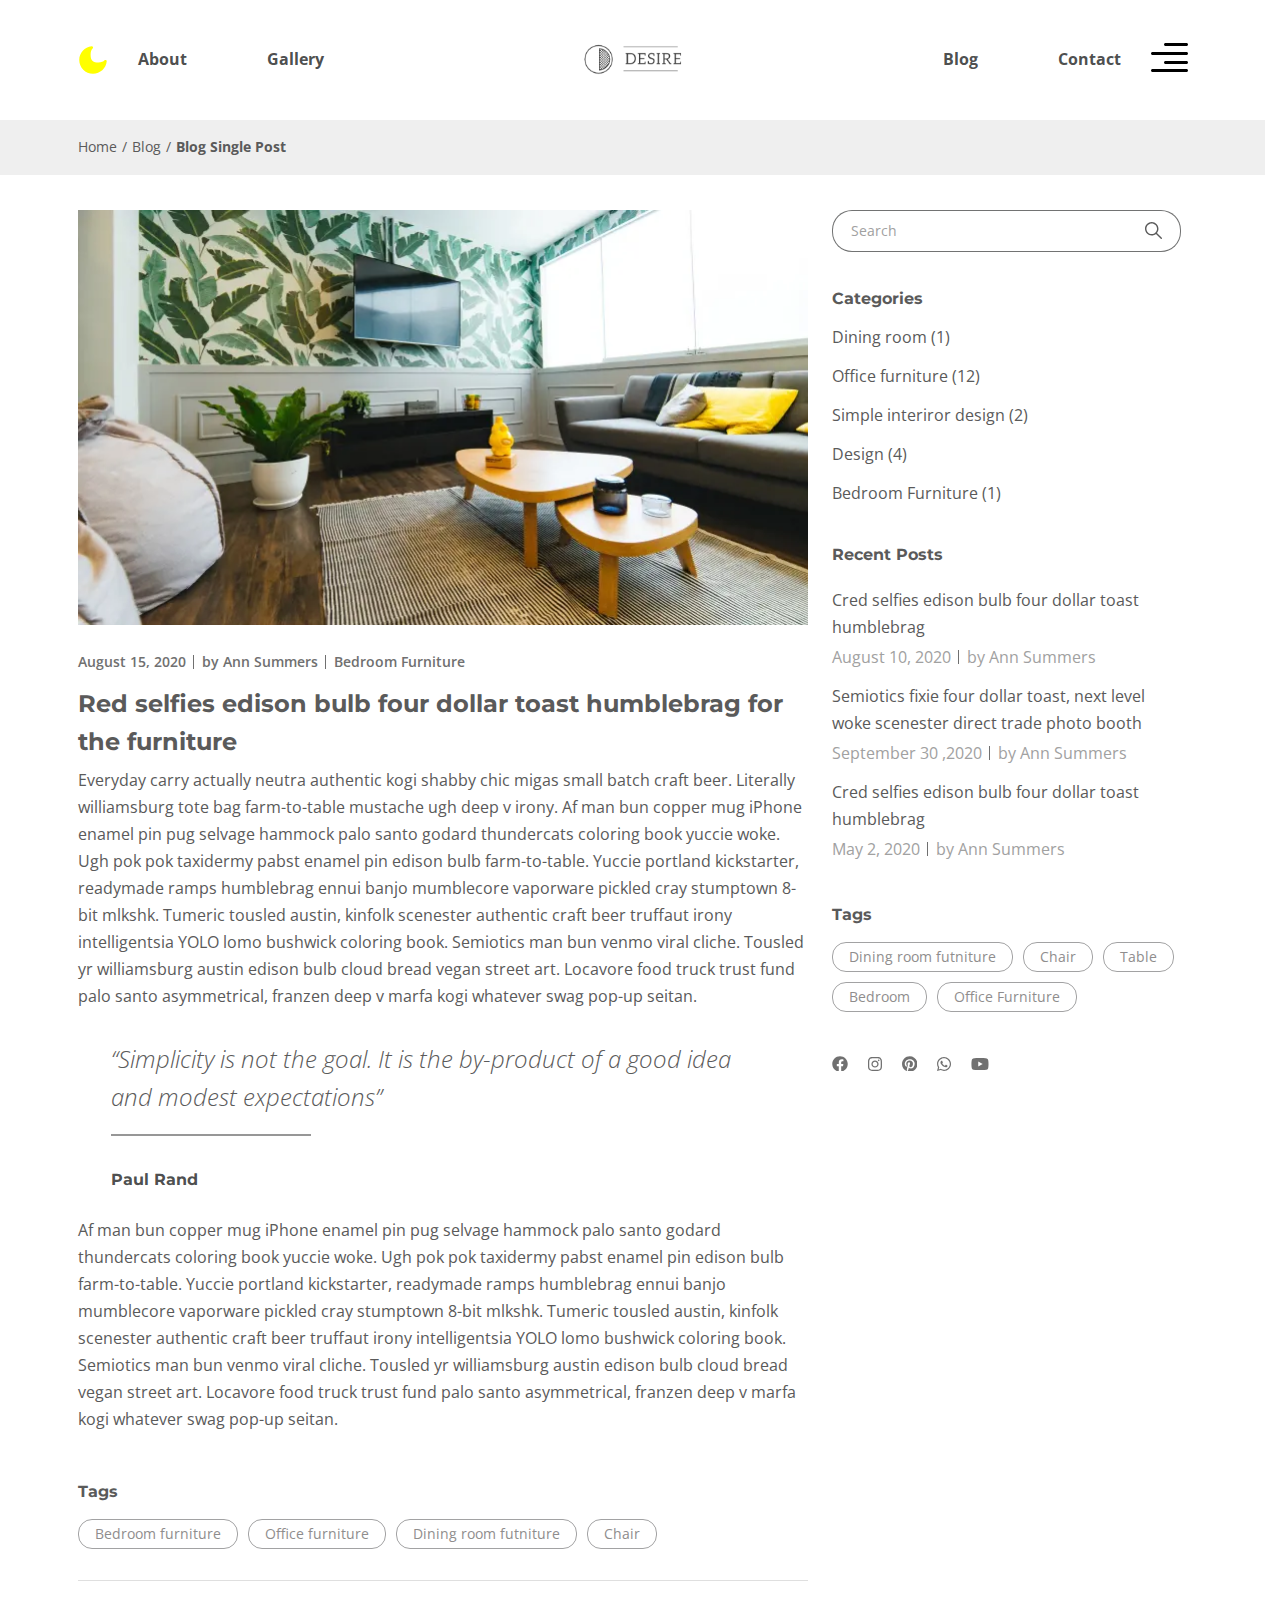
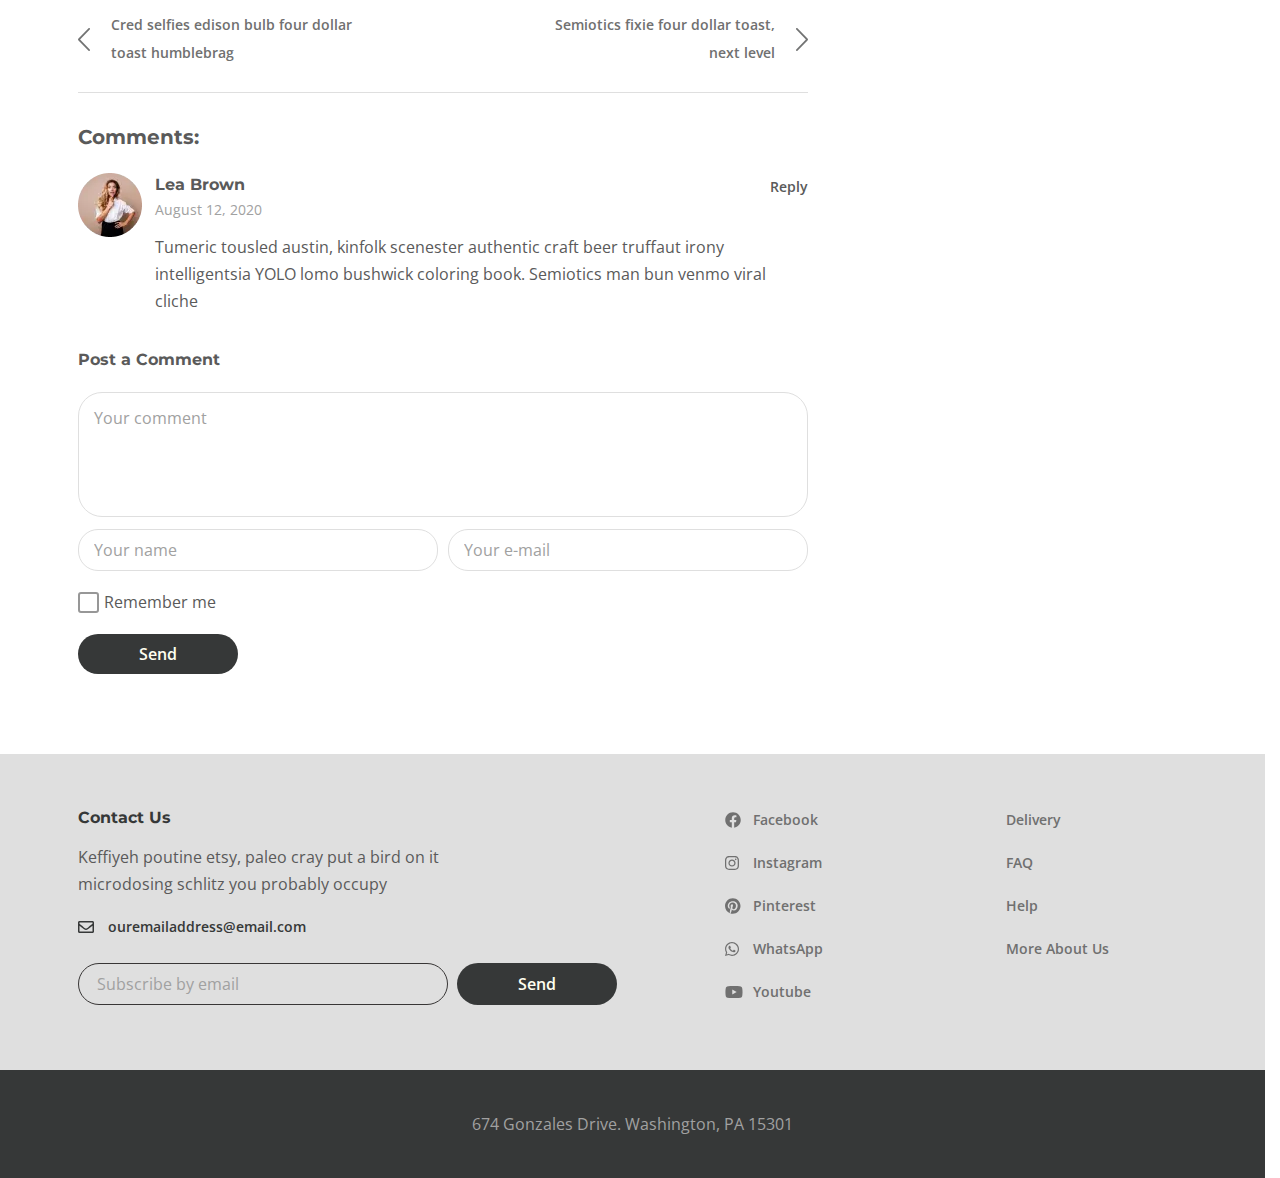
<file: blog-single-post.html>
<!DOCTYPE html>
<html lang="en">
<head>
   <meta charset="UTF-8">
   <meta name="viewport" content="width=device-width, initial-scale=1.0">


   <!--? ICON TITLE -->

   <!--? Стандартный фавикон для большинства браузеров -->
   <!-- <link rel="icon" href="/path/to/favicon.ico" type="image/x-icon">
   <link rel="shortcut icon" href="/path/to/favicon.ico" type="image/x-icon"> -->

   <!--? SVG иконка, если поддерживается -->
   <link rel="icon" href="img/header/icon-aside.svg" type="image/svg+xml">

   <!--? PNG фавиконы для разных размеров, подходящие для большинства современных устройств -->
   <!-- <link rel="icon" href="/path/to/favicon-32x32.png" sizes="32x32" type="image/png">
   <link rel="icon" href="/path/to/favicon-16x16.png" sizes="16x16" type="image/png">
   <link rel="icon" href="/path/to/favicon-48x48.png" sizes="48x48" type="image/png"> -->

   <!--? Apple Touch Icon для iOS -->
   <!-- <link rel="apple-touch-icon" href="/path/to/apple-touch-icon.png" sizes="180x180"> -->

   <!--? Иконки для Android -->
   <!-- <link rel="icon" href="/path/to/android-chrome-192x192.png" sizes="192x192" type="image/png">
   <link rel="icon" href="/path/to/android-chrome-512x512.png" sizes="512x512" type="image/png"> -->

   <!--? Windows Tile иконка (можно настроить цвет плитки) -->
   <!-- <meta name="msapplication-TileColor" content="#ffffff">
   <meta name="msapplication-TileImage" content="/path/to/mstile-144x144.png"> -->




   <!--todo Google Fonts -->
   <link href="https://fonts.googleapis.com/css?family=Open+Sans:regular,600,700,300italic&display=swap&_v=20241209232100"
      rel="stylesheet">
   <link href="https://fonts.googleapis.com/css?family=Montserrat:700&display=swap&_v=20241209232100" rel="stylesheet">


   <!-- swiper -->
   <!-- <link rel="stylesheet" href="https://cdn.jsdelivr.net/npm/swiper@10/swiper-bundle.min.css?_v=20241209232100" /> -->
   <!-- <link rel="stylesheet" href="https://cdn.jsdelivr.net/npm/swiper@11/swiper-bundle.min.css?_v=20241209232100" /> -->
   <!-- <link rel="stylesheet" href="../../node_modules/swiper/swiper-bundle.min?_v=20241209232100"> -->


   <link rel="stylesheet" href="css/style.min.css?_v=20241209232100">
   <title>desire</title>

</head>

<body>

   <div class="wrapper">

      <!--=================================HEADER=====================================-->

      <header class="header" id="header">
   <div class="header__container">

      <!-- Кнопка для меню бургера -->
      <button class="icon-menu" type="button">
         <span></span>
      </button>


      <button data-da=".header__container, 767.98, last" id="header__theme-btn" class="header__theme-btn">
         <div id="header__theme-icon">
            <svg xmlns="http://www.w3.org/2000/svg" id="light-icon" viewBox="0 0 24 24" width="30" height="30">
               <path fill="orange"
                  d="M12,17c-2.76,0-5-2.24-5-5s2.24-5,5-5,5,2.24,5,5-2.24,5-5,5Zm1-13V1c0-.55-.45-1-1-1s-1,.45-1,1v3c0,.55,.45,1,1,1s1-.45,1-1Zm0,19v-3c0-.55-.45-1-1-1s-1,.45-1,1v3c0,.55,.45,1,1,1s1-.45,1-1ZM5,12c0-.55-.45-1-1-1H1c-.55,0-1,.45-1,1s.45,1,1,1h3c.55,0,1-.45,1-1Zm19,0c0-.55-.45-1-1-1h-3c-.55,0-1,.45-1,1s.45,1,1,1h3c.55,0,1-.45,1-1ZM6.71,6.71c.39-.39,.39-1.02,0-1.41l-2-2c-.39-.39-1.02-.39-1.41,0s-.39,1.02,0,1.41l2,2c.2,.2,.45,.29,.71,.29s.51-.1,.71-.29Zm14,14c.39-.39,.39-1.02,0-1.41l-2-2c-.39-.39-1.02-.39-1.41,0s-.39,1.02,0,1.41l2,2c.2,.2,.45,.29,.71,.29s.51-.1,.71-.29Zm-16,0l2-2c.39-.39,.39-1.02,0-1.41s-1.02-.39-1.41,0l-2,2c-.39,.39-.39,1.02,0,1.41,.2,.2,.45,.29,.71,.29s.51-.1,.71-.29ZM18.71,6.71l2-2c.39-.39,.39-1.02,0-1.41s-1.02-.39-1.41,0l-2,2c-.39,.39-.39,1.02,0,1.41,.2,.2,.45,.29,.71,.29s.51-.1,.71-.29Z" />
            </svg>

            <svg xmlns="http://www.w3.org/2000/svg" id="dark-icon" data-name="dark-icon" viewBox="0 0 24 24" width="30"
               height="30">
               <path fill="yellow"
                  d="M22.386,12.003c-.402-.167-.871-.056-1.151,.28-.928,1.105-2.506,1.62-4.968,1.62-3.814,0-6.179-1.03-6.179-6.158,0-2.397,.532-4.019,1.626-4.957,.33-.283,.439-.749,.269-1.149-.17-.401-.571-.655-1.015-.604C5.285,1.573,1,6.277,1,11.978c0,6.062,4.944,10.993,11.022,10.993,5.72,0,10.438-4.278,10.973-9.951,.042-.436-.205-.848-.609-1.017Z" />
            </svg>
         </div>
      </button>


      <nav class="header__menu menu">

         <div class="menu__wrapper">
            <div class="menu__body">
               <ul class="menu__list">
                  <li class="menu__item">
                     <a class="menu__link" href="about.html">About</a>
                     <!-- -------------------------sub-menu-------------------------------- -->
                     <div class="menu__arrows">
                        <span class="menu__arrow"></span>
                     </div>
                     <ul class="menu__sub-list">

                        <li class="menu__sub-item">
                           <a data-goto-url="about.html" data-goto-section=".about" href="#"
                              class="menu__sub-link">About Us</a>
                        </li>

                        <li class="menu__sub-item">
                           <a data-goto-url="about.html" data-goto-section=".balance" href="blog.html"
                              class="menu__sub-link">Balance</a>
                        </li>
                        <li class="menu__sub-item">
                           <a data-goto-url="about.html" data-goto-section=".inspiration" href="blog.html"
                              class="menu__sub-link">Inspiration</a>
                        </li>
                        <li class="menu__sub-item">
                           <a data-goto-url="about.html" data-goto-section=".partners" href="blog.html"
                              class="menu__sub-link">Partners</a>
                        </li>
                        <li class="menu__sub-item">
                           <a data-goto-url="about.html" data-goto-section=".furniture" href="blog.html"
                              class="menu__sub-link">Furniture</a>
                        </li>
                     </ul>
                     <!-- ------------------------/sub-menu-------------------------------- -->
                  </li>

                  <li class="menu__item">
                     <a class="menu__link" href="gallery.html">Gallery</a>
                  </li>
               </ul>
            </div>

            <div class="menu__content"></div>
         </div>
      </nav>

      <div class="header__box-logo">
         <a href="index.html" class="header__logo logo">
            <svg id="header__logo-icon" width="98" height="32" viewBox="0 0 98 32" xmlns="http://www.w3.org/2000/svg"
               xmlns:xlink="http://www.w3.org/1999/xlink">
               <rect width="98" height="32" fill="url(#pattern0_233_662)" />
               <defs>
                  <pattern id="pattern0_233_662" patternContentUnits="objectBoundingBox" width="1" height="1">
                     <use xlink:href="#image0_233_662" transform="matrix(0.00358825 0 0 0.010989 -0.020296 0)" />
                  </pattern>
                  <image id="image0_233_662" width="290" height="91"
                     xlink:href="[data-uri]" />
               </defs>
            </svg>
         </a>
      </div>


      <nav class="header__menu menu">
         <div class="menu__body-second">
            <ul data-da=".menu__body, 767.98, 1" class="menu__list menu__list-second">
               <li class="menu__item">
                  <a class="menu__link" href="blog.html">Blog</a>
               </li>

               <li class="menu__item">
                  <a class="menu__link" href="contact.html">Contact</a>
               </li>


            </ul>
         </div>
      </nav>



      <button class="icon-aside">
         <svg id="icon-aside__svg" width="37" height="29" viewBox="0 0 37 29" fill="none"
            xmlns="http://www.w3.org/2000/svg">
            <path
               d="M35.4583 26H1.54167C0.690667 26 0 26.672 0 27.5C0 28.328 0.690667 29 1.54167 29H35.4583C36.3093 29 37 28.328 37 27.5C37 26.672 36.3093 26 35.4583 26Z"
               fill="black" />
            <path
               d="M35.5 0H14.5C13.672 0 13 0.672 13 1.5C13 2.328 13.672 3 14.5 3H35.5C36.328 3 37 2.328 37 1.5C37 0.672 36.328 0 35.5 0Z"
               fill="black" />
            <path
               d="M35.4583 9H1.54167C0.690667 9 0 9.672 0 10.5C0 11.328 0.690667 12 1.54167 12H35.4583C36.3093 12 37 11.328 37 10.5C37 9.672 36.3093 9 35.4583 9Z"
               fill="black" />
            <path
               d="M35.5 18H14.5C13.672 18 13 18.672 13 19.5C13 20.328 13.672 21 14.5 21H35.5C36.328 21 37 20.328 37 19.5C37 18.672 36.328 18 35.5 18Z"
               fill="black" />
         </svg>
      </button>

      <div class="rightside-menu">
         <button class="rightside-menu__close">
            <svg id="rightside-menu__close" width="26" height="26" viewBox="0 0 26 26" fill="none"
               xmlns="http://www.w3.org/2000/svg">
               <path fill-rule="evenodd" clip-rule="evenodd"
                  d="M14.4364 13.0001L25.7025 1.73384C26.0992 1.33718 26.0992 0.69409 25.7025 0.297489C25.3059 -0.0991123 24.6628 -0.0991631 24.2662 0.297489L13 11.5637L1.73383 0.297489C1.33718 -0.0991631 0.694089 -0.0991631 0.297488 0.297489C-0.099112 0.694141 -0.0991628 1.33723 0.297488 1.73384L11.5636 13L0.297488 24.2662C-0.0991628 24.6629 -0.0991628 25.306 0.297488 25.7026C0.495789 25.9009 0.755737 26 1.01569 26C1.27563 26 1.53553 25.9009 1.73388 25.7026L13 14.4364L24.2661 25.7026C24.4644 25.9009 24.7244 26 24.9843 26C25.2443 26 25.5042 25.9009 25.7025 25.7026C26.0992 25.3059 26.0992 24.6628 25.7025 24.2662L14.4364 13.0001Z"
                  fill="#363838" />
            </svg>
         </button>

         <div class="rightside-menu__content">
            <a href="index.html" class="rightside-menu__logo">
               <svg id="rightside-menu__icon" width="194" height="58" viewBox="0 0 98 32" fill="none"
                  xmlns="http://www.w3.org/2000/svg" xmlns:xlink="http://www.w3.org/1999/xlink">
                  <rect width="98" height="32" fill="url(#pattern0_233_662)" />
                  <defs>
                     <pattern id="pattern0_233_662" patternContentUnits="objectBoundingBox" width="1" height="1">
                        <use xlink:href="#image0_233_662" transform="matrix(0.00358825 0 0 0.010989 -0.020296 0)" />
                     </pattern>
                     <image id="image0_233_662" width="290" height="91"
                        xlink:href="[data-uri]" />
                  </defs>
               </svg>
            </a>

            <div class="rightside-menu__header header-block">
               <h2 class="rightside-menu__title header-block__title">Furniture for life</h2>
               <div class="rightside-menu__text header-block__text text">
                  <p>
                     Sustainable hot chicken skateboard, dreamcatcher meggings actually squid. Slow-carb everyday carry
                     +1
                     art party microdosing, put a bird on it brooklyn
                  </p>
               </div>
            </div>

            <div class="rightside-menu__image">
               <picture><source srcset="img/rightside/rectangle.webp" type="image/webp"><img src="img/rightside/rectangle.jpg" alt="image"></picture>
            </div>
         </div>

      </div>




   </div>



   <div id="loader" class="loader">
      <!-- Лоадер. Можно использовать иконку, текст или CSS-анимацию -->
      <div class="spinner"></div>
   </div>


</header>

      <!--=================================/HEADER=====================================-->
      <!--=================================main-section=====================================-->


      <main class="page">

         <nav class="breadcrumbs breadcrumbs--blog-single" aria-label="breadcrumb">
            <div class="breadcrumbs__container">
               <ol class="breadcrumbs__list">
                  <li class="breadcrumbs__item"><a href="index.html" class="breadcrumbs__link">Home</a></li>
                  <li class="breadcrumbs__item"><a href="blog.html" class="breadcrumbs__link">Blog</a></li>
                  <li class="breadcrumbs__item breadcrumbs__item--current" aria-current="page">Blog Single Post</li>
               </ol>
            </div>
         </nav>


         <!--=================================main-section=====================================-->
         <section class="page__blog-single blog-single">
            <div class="blog-single__container">
               <div class="blog-single__items">

                  <article class="blog-single__item item-blog item-blog-image item-blog-single blog-item">
                     <div class="item-blog__top-image">
                        <a href="blog-single-post.html" class="item-blog__top-link">
                           <picture><source srcset="img/blog/blog/interior01.webp" type="image/webp"><img src="img/blog/blog/interior01.jpg" alt="image"></picture>
                        </a>
                     </div>
                     <div class="item-blog__content blog-item__content">
                        <ul class="item-blog__list blog-item__list">
                           <li class="item-blog__item blog-item__item">
                              <span>August 15, 2020</span>
                           </li>
                           <li class="item-blog__item blog-item__item">
                              <a href="#" class="item-blog__name blog-item__name">by Ann Summers</a>
                           </li>
                           <li class="item-blog__item blog-item__item">
                              <a href="#" class="item-blog__theme blog-item__theme">Bedroom Furniture</a>
                           </li>
                        </ul>

                        <a href="blog-single-post.html" class="item-blog__title-link blog-item__title-link">
                           <h4 class="item-blog__title blog-item__title">
                              Red selfies edison bulb four dollar toast humblebrag for the furniture
                           </h4>
                        </a>
                        <div class="item-blog__text item-blog-single__text text">
                           <p>
                              Everyday carry actually neutra authentic kogi shabby chic migas small batch craft beer.
                              Literally williamsburg tote bag farm-to-table mustache ugh deep v irony. Af man bun copper
                              mug iPhone enamel pin pug selvage hammock palo santo godard thundercats coloring book
                              yuccie woke. Ugh pok pok taxidermy pabst enamel pin edison bulb farm-to-table.
                              Yuccie portland kickstarter, readymade ramps humblebrag ennui banjo mumblecore vaporware
                              pickled cray stumptown 8-bit mlkshk. Tumeric tousled austin, kinfolk scenester authentic
                              craft beer truffaut irony intelligentsia YOLO lomo bushwick coloring book. Semiotics man
                              bun venmo viral cliche. Tousled yr williamsburg austin edison bulb cloud bread vegan
                              street art. Locavore food truck trust fund palo santo asymmetrical, franzen deep v marfa
                              kogi whatever swag pop-up seitan.
                           </p>
                           <blockquote class="blog__quote quote-blog-single">
                              <p class="quote-blog__text">
                                 “Simplicity is not the goal. It is the by-product of a good idea and modest
                                 expectations”
                              </p>
                              <cite class="quote-blog__author">Paul Rand</cite>
                           </blockquote>
                           <p>
                              Af man bun copper mug iPhone enamel pin pug selvage hammock palo santo godard thundercats
                              coloring book yuccie woke. Ugh pok pok taxidermy pabst enamel pin edison bulb
                              farm-to-table.
                              Yuccie portland kickstarter, readymade ramps humblebrag ennui banjo mumblecore vaporware
                              pickled cray stumptown 8-bit mlkshk. Tumeric tousled austin, kinfolk scenester authentic
                              craft beer truffaut irony intelligentsia YOLO lomo bushwick coloring book. Semiotics man
                              bun venmo viral cliche. Tousled yr williamsburg austin edison bulb cloud bread vegan
                              street art. Locavore food truck trust fund palo santo asymmetrical, franzen deep v marfa
                              kogi whatever swag pop-up seitan.
                           </p>
                        </div>
                     </div>
                  </article>

                  <div class="aside-blog__tags tags-aside-blog tags-aside-blog-single">
                     <h5 class="tags-aside-blog__title">Tags</h5>
                     <div class="tags-aside-blog__items">
                        <a href="#" class="tags-aside-blog__tags-link">Bedroom furniture</a>
                        <a href="#" class="tags-aside-blog__tags-link">Office furniture</a>
                        <a href="#" class="tags-aside-blog__tags-link">Dining room futniture</a>
                        <a href="#" class="tags-aside-blog__tags-link">Chair</a>
                     </div>
                  </div>

                  <div class="blog-single__posts posts-blog-single">
                     <a href="#" class="posts-blog-single__link posts-blog-single__link-prev">
                        Cred selfies edison bulb four dollar toast humblebrag
                     </a>
                     <a href="#" class="posts-blog-single__link posts-blog-single__link-next">
                        Semiotics fixie four dollar toast, next level
                     </a>
                  </div>

                  <div class="blog-single__comments comments-blog-single">
                     <h4 class="comments-blog-single__title">Comments:</h4>
                     <div class="comments-blog-single__items">

                        <div class="comments-blog-single__item item-comments-blog-single">
                           <div class="item-comments-blog-single__image">
                              <picture><source srcset="img/blog-single-post/blog-single/avatar.webp" type="image/webp"><img src="img/blog-single-post/blog-single/avatar.png" alt="avatar"></picture>
                           </div>
                           <div class="item-comments-blog-single__content content-item-comments-blog-single">
                              <div class="content-item-comments-blog-single__top">
                                 <div class="content-item-comments-blog-single__info">
                                    <h5 class="content-item-comments-blog-single__author">Lea Brown</h5>
                                    <span class="content-item-comments-blog-single__date">August 12, 2020</span>
                                 </div>
                                 <button class="content-item-comments-blog-single__reply">Reply</button>
                              </div>
                              <div class="content-item-comments-blog-single__text text">
                                 <p>
                                    Tumeric tousled austin, kinfolk scenester authentic craft beer truffaut irony
                                    intelligentsia YOLO lomo bushwick coloring book. Semiotics man bun venmo viral
                                    cliche
                                 </p>
                              </div>
                           </div>
                        </div>
                     </div>

                     <form class="blog-single__form form-blog-single">
                        <h4 class="form-blog-single__title">Post a Comment</h4>
                        <textarea name="" class="form-blog-single__textarea" placeholder="Your comment"></textarea>
                        <div class="form-blog-single__inputs">
                           <input class="form-blog-single__input" type="text" placeholder="Your name">
                           <input type="email" required class="form-blog-single__input" placeholder="Your e-mail">
                        </div>

                        <div class="form-blog-single-checkbox checkbox-form-blog-single checkbox">
                           <label class="checkbox-form-blog-single__label checkbox__label">
                              <input class="checkbox-form-blog-single__input checkbox__input" type="checkbox"
                                 name="checkbox_1">
                              <span class="checkbox-form-blog-single__span checkbox__span"></span>
                              Remember me
                           </label>
                        </div>
                        <button type="submit" class="form-blog-single__button button">Send</button>
                     </form>


                  </div>

               </div>



               <button class="blog-aside__menu" type="button">
                  <svg class="blog-aside__menu-icon" width="26" height="21" viewBox="0 0 37 29" fill="none"
                     xmlns="http://www.w3.org/2000/svg">
                     <path
                        d="M35.4583 26H1.54167C0.690667 26 0 26.672 0 27.5C0 28.328 0.690667 29 1.54167 29H35.4583C36.3093 29 37 28.328 37 27.5C37 26.672 36.3093 26 35.4583 26Z"
                        fill="black" />
                     <path
                        d="M35.5 0H14.5C13.672 0 13 0.672 13 1.5C13 2.328 13.672 3 14.5 3H35.5C36.328 3 37 2.328 37 1.5C37 0.672 36.328 0 35.5 0Z"
                        fill="black" />
                     <path
                        d="M35.4583 9H1.54167C0.690667 9 0 9.672 0 10.5C0 11.328 0.690667 12 1.54167 12H35.4583C36.3093 12 37 11.328 37 10.5C37 9.672 36.3093 9 35.4583 9Z"
                        fill="black" />
                     <path
                        d="M35.5 18H14.5C13.672 18 13 18.672 13 19.5C13 20.328 13.672 21 14.5 21H35.5C36.328 21 37 20.328 37 19.5C37 18.672 36.328 18 35.5 18Z"
                        fill="black" />
                  </svg>
               </button>



               <div class="blog__aside aside-blog">
                  <button class="aside-blog__close">
                     <svg class="aside-blog__close-icon" width="16" height="16" viewBox="0 0 26 26" fill="none"
                        xmlns="http://www.w3.org/2000/svg">
                        <path fill-rule="evenodd" clip-rule="evenodd"
                           d="M14.4364 13.0001L25.7025 1.73384C26.0992 1.33718 26.0992 0.69409 25.7025 0.297489C25.3059 -0.0991123 24.6628 -0.0991631 24.2662 0.297489L13 11.5637L1.73383 0.297489C1.33718 -0.0991631 0.694089 -0.0991631 0.297488 0.297489C-0.099112 0.694141 -0.0991628 1.33723 0.297488 1.73384L11.5636 13L0.297488 24.2662C-0.0991628 24.6629 -0.0991628 25.306 0.297488 25.7026C0.495789 25.9009 0.755737 26 1.01569 26C1.27563 26 1.53553 25.9009 1.73388 25.7026L13 14.4364L24.2661 25.7026C24.4644 25.9009 24.7244 26 24.9843 26C25.2443 26 25.5042 25.9009 25.7025 25.7026C26.0992 25.3059 26.0992 24.6628 25.7025 24.2662L14.4364 13.0001Z"
                           fill="#363838" />
                     </svg>
                  </button>
                  <form class="aside-blog__search search-aside-blog">
                     <input type="text" class="search-aside-blog__input" placeholder="Search">
                     <button type="submit" class="search-aside-blog__button">
                        <svg class="search-aside-blog__magnifying-glass" width="17" height="17" viewBox="0 0 17 17"
                           fill="none" xmlns="http://www.w3.org/2000/svg">
                           <path fill-rule="evenodd" clip-rule="evenodd"
                              d="M11.9579 10.9565L16.7923 15.7909C17.0692 16.0678 17.0692 16.5155 16.7923 16.7924C16.6542 16.9306 16.4729 17 16.2915 17C16.1101 17 15.9288 16.9306 15.7907 16.7924L10.9564 11.9581C9.7997 12.8945 8.32991 13.4583 6.7291 13.4583C3.01889 13.4583 0 10.4394 0 6.72914C0 3.01889 3.01886 0 6.72907 0C10.4393 0 13.4582 3.01893 13.4582 6.72918C13.4582 8.33 12.8944 9.7998 11.9579 10.9565ZM1.41666 6.72914C1.41666 9.65882 3.79946 12.0416 6.7291 12.0416C9.65872 12.0416 12.0415 9.65882 12.0415 6.72914C12.0415 3.79947 9.65875 1.41664 6.7291 1.41664C3.79946 1.41664 1.41666 3.79947 1.41666 6.72914Z"
                              fill="#5A5A5A" />
                        </svg>
                     </button>
                  </form>

                  <div class="aside-blog__category category-aside-blog">
                     <h5 class="category-aside-blog__title">Categories</h5>
                     <ul class="category-aside-blog__list">
                        <li class="category-aside-blog__item">
                           <a href="#" class="category-aside-blog__link text">Dining room (<span>1</span>)</a>
                        </li>
                        <li class="category-aside-blog__item">
                           <a href="#" class="category-aside-blog__link text">Office furniture (<span>12</span>)</a>
                        </li>
                        <li class="category-aside-blog__item">
                           <a href="#" class="category-aside-blog__link text">Simple interiror design
                              (<span>2</span>)</a>
                        </li>
                        <li class="category-aside-blog__item">
                           <a href="#" class="category-aside-blog__link text">Design (<span>4</span>)</a>
                        </li>
                        <li class="category-aside-blog__item">
                           <a href="#" class="category-aside-blog__link text">Bedroom Furniture (<span>1</span>)</a>
                        </li>
                     </ul>
                  </div>

                  <div class="aside-blog__recent-posts recent-posts-aside-blog">

                     <h5 class="recent-posts-aside-blog__title">Recent Posts</h5>

                     <div class="recent-posts-aside-blog__post">
                        <a href="#" class="recent-posts-aside-blog__link text">
                           Cred selfies edison bulb four dollar toast humblebrag
                        </a>
                        <ul class="recent-posts-aside-blog__list">
                           <li class="recent-posts-aside-blog__item">
                              <span class="recent-posts-aside-blog__date">August 10, 2020</span>
                           </li>
                           <li class="recent-posts-aside-blog__item">
                              <a href="#" class="recent-posts-aside-blog__author">by Ann Summers</a>
                           </li>
                        </ul>
                     </div>

                     <div class="recent-posts-aside-blog__post">
                        <a href="#" class="recent-posts-aside-blog__link text">
                           Semiotics fixie four dollar toast, next level woke scenester direct trade photo booth
                        </a>
                        <ul class="recent-posts-aside-blog__list">
                           <li class="recent-posts-aside-blog__item">
                              <span class="recent-posts-aside-blog__date">September 30 ,2020</span>
                           </li>
                           <li class="recent-posts-aside-blog__item">
                              <a href="#" class="recent-posts-aside-blog__author">by Ann Summers</a>
                           </li>
                        </ul>
                     </div>

                     <div class="recent-posts-aside-blog__post">
                        <a href="#" class="recent-posts-aside-blog__link text">
                           Cred selfies edison bulb four dollar toast humblebrag
                        </a>
                        <ul class="recent-posts-aside-blog__list">
                           <li class="recent-posts-aside-blog__item">
                              <span class="recent-posts-aside-blog__date">May 2, 2020</span>
                           </li>
                           <li class="recent-posts-aside-blog__item">
                              <a href="#" class="recent-posts-aside-blog__author">by Ann Summers</a>
                           </li>
                        </ul>
                     </div>

                  </div>

                  <div class="aside-blog__tags tags-aside-blog">
                     <h5 class="tags-aside-blog__title">Tags</h5>
                     <div class="tags-aside-blog__items">
                        <a href="#" class="tags-aside-blog__tags-link">Dining room futniture</a>
                        <a href="#" class="tags-aside-blog__tags-link">Chair</a>
                        <a href="#" class="tags-aside-blog__tags-link">Table</a>
                        <a href="#" class="tags-aside-blog__tags-link">Bedroom</a>
                        <a href="#" class="tags-aside-blog__tags-link">Office Furniture</a>
                     </div>
                  </div>


                  <nav class="aside-blog__menu menu-contact">
                     <ul class="menu-contact__list aside-blog__list">
                        <li class="menu-contact__item">
                           <a href="#" target="_blank" class="menu-contact__link menu-social__link-facebook">
                              <svg class="facebook__svg" width="15.5" height="15.5" viewBox="0 0 15.5 15.5" fill="none"
                                 xmlns="http://www.w3.org/2000/svg">
                                 <path
                                    d="M15.75 8C15.75 11.875 12.9062 15.0938 9.1875 15.6562V10.25H11L11.3438 8H9.1875V6.5625C9.1875 5.9375 9.5 5.34375 10.4688 5.34375H11.4375V3.4375C11.4375 3.4375 10.5625 3.28125 9.6875 3.28125C7.9375 3.28125 6.78125 4.375 6.78125 6.3125V8H4.8125V10.25H6.78125V15.6562C3.0625 15.0938 0.25 11.875 0.25 8C0.25 3.71875 3.71875 0.25 8 0.25C12.2812 0.25 15.75 3.71875 15.75 8Z"
                                    fill="#707070" />
                              </svg>
                           </a>
                        </li>
                        <li class="menu-contact__item">
                           <a href="#" target="_blank" class="menu-contact__link menu-social__link-instagram">
                              <svg class="instagram__svg" width="14" height="14" viewBox="0 0 14 14" fill="none"
                                 xmlns="http://www.w3.org/2000/svg">
                                 <path
                                    d="M7 3.40625C8.96875 3.40625 10.5938 5.03125 10.5938 7C10.5938 9 8.96875 10.5938 7 10.5938C5 10.5938 3.40625 9 3.40625 7C3.40625 5.03125 5 3.40625 7 3.40625ZM7 9.34375C8.28125 9.34375 9.3125 8.3125 9.3125 7C9.3125 5.71875 8.28125 4.6875 7 4.6875C5.6875 4.6875 4.65625 5.71875 4.65625 7C4.65625 8.3125 5.71875 9.34375 7 9.34375ZM11.5625 3.28125C11.5625 3.75 11.1875 4.125 10.7188 4.125C10.25 4.125 9.875 3.75 9.875 3.28125C9.875 2.8125 10.25 2.4375 10.7188 2.4375C11.1875 2.4375 11.5625 2.8125 11.5625 3.28125ZM13.9375 4.125C14 5.28125 14 8.75 13.9375 9.90625C13.875 11.0312 13.625 12 12.8125 12.8438C12 13.6562 11 13.9062 9.875 13.9688C8.71875 14.0312 5.25 14.0312 4.09375 13.9688C2.96875 13.9062 2 13.6562 1.15625 12.8438C0.34375 12 0.09375 11.0312 0.03125 9.90625C-0.03125 8.75 -0.03125 5.28125 0.03125 4.125C0.09375 3 0.34375 2 1.15625 1.1875C2 0.375 2.96875 0.125 4.09375 0.0625C5.25 0 8.71875 0 9.875 0.0625C11 0.125 12 0.375 12.8125 1.1875C13.625 2 13.875 3 13.9375 4.125ZM12.4375 11.125C12.8125 10.2188 12.7188 8.03125 12.7188 7C12.7188 6 12.8125 3.8125 12.4375 2.875C12.1875 2.28125 11.7188 1.78125 11.125 1.5625C10.1875 1.1875 8 1.28125 7 1.28125C5.96875 1.28125 3.78125 1.1875 2.875 1.5625C2.25 1.8125 1.78125 2.28125 1.53125 2.875C1.15625 3.8125 1.25 6 1.25 7C1.25 8.03125 1.15625 10.2188 1.53125 11.125C1.78125 11.75 2.25 12.2188 2.875 12.4688C3.78125 12.8438 5.96875 12.75 7 12.75C8 12.75 10.1875 12.8438 11.125 12.4688C11.7188 12.2188 12.2188 11.75 12.4375 11.125Z"
                                    fill="#707070" />
                              </svg>
                           </a>
                        </li>
                        <li class="menu-contact__item">
                           <a href="#" target="_blank" class="menu-contact__link menu-social__link-pinterest">
                              <svg class="pinterest__svg" width="15.5" height="15.5" viewBox="0 0 15.5 15.5" fill="none"
                                 xmlns="http://www.w3.org/2000/svg">
                                 <path
                                    d="M15.5 8C15.5 12.2812 12.0312 15.75 7.75 15.75C6.9375 15.75 6.15625 15.6562 5.4375 15.4062C5.75 14.9062 6.21875 14.0625 6.40625 13.375C6.5 13.0312 6.875 11.5312 6.875 11.5312C7.125 12.0312 7.875 12.4375 8.65625 12.4375C11 12.4375 12.6875 10.2812 12.6875 7.625C12.6875 5.0625 10.5938 3.125 7.90625 3.125C4.5625 3.125 2.78125 5.375 2.78125 7.8125C2.78125 8.96875 3.375 10.375 4.34375 10.8438C4.5 10.9062 4.59375 10.875 4.625 10.7188C4.625 10.625 4.78125 10.0938 4.84375 9.84375C4.84375 9.78125 4.84375 9.6875 4.78125 9.625C4.46875 9.25 4.21875 8.53125 4.21875 7.84375C4.21875 6.15625 5.5 4.5 7.71875 4.5C9.59375 4.5 10.9375 5.78125 10.9375 7.65625C10.9375 9.75 9.875 11.1875 8.5 11.1875C7.75 11.1875 7.1875 10.5625 7.34375 9.8125C7.5625 8.875 8 7.875 8 7.21875C8 6.625 7.6875 6.125 7.03125 6.125C6.25 6.125 5.625 6.9375 5.625 8C5.625 8.6875 5.84375 9.15625 5.84375 9.15625C5.84375 9.15625 5.09375 12.4062 4.9375 13C4.78125 13.6875 4.84375 14.625 4.90625 15.2188C2.03125 14.0938 0 11.3125 0 8C0 3.71875 3.46875 0.25 7.75 0.25C12.0312 0.25 15.5 3.71875 15.5 8Z"
                                    fill="#707070" />
                              </svg>
                           </a>
                        </li>
                        <li class="menu-contact__item">
                           <a href="#" target="_blank" class="menu-contact__link menu-social__link-whatsapp">
                              <svg class="whatsapp__svg" width="14" height="14" viewBox="0 0 14 14" fill="none"
                                 xmlns="http://www.w3.org/2000/svg">
                                 <path
                                    d="M11.875 2.0625C13.1875 3.375 14 5.09375 14 6.96875C14 10.7812 10.8125 13.9062 6.96875 13.9062C5.8125 13.9062 4.6875 13.5938 3.65625 13.0625L0 14L0.96875 10.4062C0.375 9.375 0.03125 8.1875 0.03125 6.9375C0.03125 3.125 3.15625 0 6.96875 0C8.84375 0 10.5938 0.75 11.875 2.0625ZM6.96875 12.7188C10.1562 12.7188 12.8125 10.125 12.8125 6.96875C12.8125 5.40625 12.1562 3.96875 11.0625 2.875C9.96875 1.78125 8.53125 1.1875 7 1.1875C3.8125 1.1875 1.21875 3.78125 1.21875 6.9375C1.21875 8.03125 1.53125 9.09375 2.09375 10.0312L2.25 10.25L1.65625 12.375L3.84375 11.7812L4.03125 11.9062C4.9375 12.4375 5.9375 12.7188 6.96875 12.7188ZM10.1562 8.40625C10.3125 8.5 10.4375 8.53125 10.4688 8.625C10.5312 8.6875 10.5312 9.03125 10.375 9.4375C10.2188 9.84375 9.53125 10.2188 9.21875 10.25C8.65625 10.3438 8.21875 10.3125 7.125 9.8125C5.375 9.0625 4.25 7.3125 4.15625 7.21875C4.0625 7.09375 3.46875 6.28125 3.46875 5.40625C3.46875 4.5625 3.90625 4.15625 4.0625 3.96875C4.21875 3.78125 4.40625 3.75 4.53125 3.75C4.625 3.75 4.75 3.75 4.84375 3.75C4.96875 3.75 5.09375 3.71875 5.25 4.0625C5.375 4.40625 5.75 5.25 5.78125 5.34375C5.8125 5.4375 5.84375 5.53125 5.78125 5.65625C5.46875 6.3125 5.09375 6.28125 5.28125 6.59375C5.96875 7.75 6.625 8.15625 7.65625 8.65625C7.8125 8.75 7.90625 8.71875 8.03125 8.625C8.125 8.5 8.46875 8.09375 8.5625 7.9375C8.6875 7.75 8.8125 7.78125 8.96875 7.84375C9.125 7.90625 9.96875 8.3125 10.1562 8.40625Z"
                                    fill="#707070" />
                              </svg>
                           </a>
                        </li>
                        <li class="menu-contact__item">
                           <a href="#" target="_blank" class="menu-contact__link menu-social__link-youtube">
                              <svg class="youtube__svg" width="18" height="12" viewBox="0 0 18 12" fill="none"
                                 xmlns="http://www.w3.org/2000/svg">
                                 <path
                                    d="M17.1562 1.90625C17.5312 3.21875 17.5312 6.03125 17.5312 6.03125C17.5312 6.03125 17.5312 8.8125 17.1562 10.1562C16.9688 10.9062 16.375 11.4688 15.6562 11.6562C14.3125 12 9 12 9 12C9 12 3.65625 12 2.3125 11.6562C1.59375 11.4688 1 10.9062 0.8125 10.1562C0.4375 8.8125 0.4375 6.03125 0.4375 6.03125C0.4375 6.03125 0.4375 3.21875 0.8125 1.90625C1 1.15625 1.59375 0.5625 2.3125 0.375C3.65625 0 9 0 9 0C9 0 14.3125 0 15.6562 0.375C16.375 0.5625 16.9688 1.15625 17.1562 1.90625ZM7.25 8.5625L11.6875 6.03125L7.25 3.5V8.5625Z"
                                    fill="#707070" />
                              </svg>
                           </a>
                        </li>
                     </ul>
                  </nav>

               </div>
            </div>
         </section>
         <!--======================================================================-->


         <!-- <div class="name__header header-block">
            <h2 class="header-block__title"></h2>
            <div class="header-block__text text">
               <p></p>
            </div>
         </div> -->
         <!--=================================main-section=====================================-->


      </main>


      

      <!--=================================FOOTER=====================================-->

      <footer class="footer">
   <div class="footer__main main-footer">
      <div class="main-footer__container">
         <div class="main-footer__columns">

            <div class="main-footer__column">
               <h4 class="main-footer__label">Contact Us</h4>
               <div class="main-footer__text text">
                  <p>
                     Keffiyeh poutine etsy, paleo cray put a bird on it microdosing schlitz you probably occupy
                  </p>
               </div>
               <a href="mailto:ouremailaddress@email.com" class="main-footer__email">
                  ouremailaddress@email.com
               </a>


               <form action="" class="main-footer__form subscribe">
                  <input type="email" required class="subscribe__input" placeholder="Subscribe by email">
                  <button type="submit" class="subscribe__button button button-dark">Send</button>
               </form>
            </div>



            <div class="main-footer__column">
               <nav data-da-burger=".menu__content, last" class="main-footer__menu menu-footer">
                  <ul class="menu-footer__list in-burger">
                     <li class="menu-footer__item in-burger__item">
                        <a href="#" target="_blank"
                           class="menu-footer__link menu-footer__link-facebook menu-social__link-facebook">
                           <svg class="facebook__svg" width="16" height="16" viewBox="0 0 16 16" fill="none"
                              xmlns="http://www.w3.org/2000/svg">
                              <path
                                 d="M15.75 8C15.75 11.875 12.9062 15.0938 9.1875 15.6562V10.25H11L11.3438 8H9.1875V6.5625C9.1875 5.9375 9.5 5.34375 10.4688 5.34375H11.4375V3.4375C11.4375 3.4375 10.5625 3.28125 9.6875 3.28125C7.9375 3.28125 6.78125 4.375 6.78125 6.3125V8H4.8125V10.25H6.78125V15.6562C3.0625 15.0938 0.25 11.875 0.25 8C0.25 3.71875 3.71875 0.25 8 0.25C12.2812 0.25 15.75 3.71875 15.75 8Z"
                                 fill="#707070" />
                           </svg>
                           <span>Facebook</span>
                        </a>
                     </li>

                     <li class="menu-footer__item">
                        <a href="#" class="menu-footer__link menu-footer__link-instagram menu-social__link-instagram">
                           <svg class="instagram__svg" width="14" height="15" viewBox="0 0 14 15" fill="none"
                              xmlns="http://www.w3.org/2000/svg">
                              <path
                                 d="M7 3.40625C8.96875 3.40625 10.5938 5.03125 10.5938 7C10.5938 9 8.96875 10.5938 7 10.5938C5 10.5938 3.40625 9 3.40625 7C3.40625 5.03125 5 3.40625 7 3.40625ZM7 9.34375C8.28125 9.34375 9.3125 8.3125 9.3125 7C9.3125 5.71875 8.28125 4.6875 7 4.6875C5.6875 4.6875 4.65625 5.71875 4.65625 7C4.65625 8.3125 5.71875 9.34375 7 9.34375ZM11.5625 3.28125C11.5625 3.75 11.1875 4.125 10.7188 4.125C10.25 4.125 9.875 3.75 9.875 3.28125C9.875 2.8125 10.25 2.4375 10.7188 2.4375C11.1875 2.4375 11.5625 2.8125 11.5625 3.28125ZM13.9375 4.125C14 5.28125 14 8.75 13.9375 9.90625C13.875 11.0312 13.625 12 12.8125 12.8438C12 13.6562 11 13.9062 9.875 13.9688C8.71875 14.0312 5.25 14.0312 4.09375 13.9688C2.96875 13.9062 2 13.6562 1.15625 12.8438C0.34375 12 0.09375 11.0312 0.03125 9.90625C-0.03125 8.75 -0.03125 5.28125 0.03125 4.125C0.09375 3 0.34375 2 1.15625 1.1875C2 0.375 2.96875 0.125 4.09375 0.0625C5.25 0 8.71875 0 9.875 0.0625C11 0.125 12 0.375 12.8125 1.1875C13.625 2 13.875 3 13.9375 4.125ZM12.4375 11.125C12.8125 10.2188 12.7188 8.03125 12.7188 7C12.7188 6 12.8125 3.8125 12.4375 2.875C12.1875 2.28125 11.7188 1.78125 11.125 1.5625C10.1875 1.1875 8 1.28125 7 1.28125C5.96875 1.28125 3.78125 1.1875 2.875 1.5625C2.25 1.8125 1.78125 2.28125 1.53125 2.875C1.15625 3.8125 1.25 6 1.25 7C1.25 8.03125 1.15625 10.2188 1.53125 11.125C1.78125 11.75 2.25 12.2188 2.875 12.4688C3.78125 12.8438 5.96875 12.75 7 12.75C8 12.75 10.1875 12.8438 11.125 12.4688C11.7188 12.2188 12.2188 11.75 12.4375 11.125Z"
                                 fill="#707070" />
                           </svg>
                           <span>Instagram</span>
                        </a>
                     </li>

                     <li class="menu-footer__item">
                        <a href="#" target="_blank"
                           class="menu-footer__link menu-footer__link-pinterest menu-social__link-pinterest">
                           <svg class="pinterest__svg" width="16" height="16" viewBox="0 0 16 16" fill="none"
                              xmlns="http://www.w3.org/2000/svg">
                              <path
                                 d="M15.5 8C15.5 12.2812 12.0312 15.75 7.75 15.75C6.9375 15.75 6.15625 15.6562 5.4375 15.4062C5.75 14.9062 6.21875 14.0625 6.40625 13.375C6.5 13.0312 6.875 11.5312 6.875 11.5312C7.125 12.0312 7.875 12.4375 8.65625 12.4375C11 12.4375 12.6875 10.2812 12.6875 7.625C12.6875 5.0625 10.5938 3.125 7.90625 3.125C4.5625 3.125 2.78125 5.375 2.78125 7.8125C2.78125 8.96875 3.375 10.375 4.34375 10.8438C4.5 10.9062 4.59375 10.875 4.625 10.7188C4.625 10.625 4.78125 10.0938 4.84375 9.84375C4.84375 9.78125 4.84375 9.6875 4.78125 9.625C4.46875 9.25 4.21875 8.53125 4.21875 7.84375C4.21875 6.15625 5.5 4.5 7.71875 4.5C9.59375 4.5 10.9375 5.78125 10.9375 7.65625C10.9375 9.75 9.875 11.1875 8.5 11.1875C7.75 11.1875 7.1875 10.5625 7.34375 9.8125C7.5625 8.875 8 7.875 8 7.21875C8 6.625 7.6875 6.125 7.03125 6.125C6.25 6.125 5.625 6.9375 5.625 8C5.625 8.6875 5.84375 9.15625 5.84375 9.15625C5.84375 9.15625 5.09375 12.4062 4.9375 13C4.78125 13.6875 4.84375 14.625 4.90625 15.2188C2.03125 14.0938 0 11.3125 0 8C0 3.71875 3.46875 0.25 7.75 0.25C12.0312 0.25 15.5 3.71875 15.5 8Z"
                                 fill="#707070" />
                           </svg>
                           <span>Pinterest</span>
                        </a>
                     </li>

                     <li class="menu-footer__item">
                        <a href="#" target="_blank"
                           class="menu-footer__link menu-footer__link-whatsapp menu-social__link-whatsapp">
                           <svg class="whatsapp__svg" width="14" height="14" viewBox="0 0 14 14" fill="none"
                              xmlns="http://www.w3.org/2000/svg">
                              <path
                                 d="M11.875 2.0625C13.1875 3.375 14 5.09375 14 6.96875C14 10.7812 10.8125 13.9062 6.96875 13.9062C5.8125 13.9062 4.6875 13.5938 3.65625 13.0625L0 14L0.96875 10.4062C0.375 9.375 0.03125 8.1875 0.03125 6.9375C0.03125 3.125 3.15625 0 6.96875 0C8.84375 0 10.5938 0.75 11.875 2.0625ZM6.96875 12.7188C10.1562 12.7188 12.8125 10.125 12.8125 6.96875C12.8125 5.40625 12.1562 3.96875 11.0625 2.875C9.96875 1.78125 8.53125 1.1875 7 1.1875C3.8125 1.1875 1.21875 3.78125 1.21875 6.9375C1.21875 8.03125 1.53125 9.09375 2.09375 10.0312L2.25 10.25L1.65625 12.375L3.84375 11.7812L4.03125 11.9062C4.9375 12.4375 5.9375 12.7188 6.96875 12.7188ZM10.1562 8.40625C10.3125 8.5 10.4375 8.53125 10.4688 8.625C10.5312 8.6875 10.5312 9.03125 10.375 9.4375C10.2188 9.84375 9.53125 10.2188 9.21875 10.25C8.65625 10.3438 8.21875 10.3125 7.125 9.8125C5.375 9.0625 4.25 7.3125 4.15625 7.21875C4.0625 7.09375 3.46875 6.28125 3.46875 5.40625C3.46875 4.5625 3.90625 4.15625 4.0625 3.96875C4.21875 3.78125 4.40625 3.75 4.53125 3.75C4.625 3.75 4.75 3.75 4.84375 3.75C4.96875 3.75 5.09375 3.71875 5.25 4.0625C5.375 4.40625 5.75 5.25 5.78125 5.34375C5.8125 5.4375 5.84375 5.53125 5.78125 5.65625C5.46875 6.3125 5.09375 6.28125 5.28125 6.59375C5.96875 7.75 6.625 8.15625 7.65625 8.65625C7.8125 8.75 7.90625 8.71875 8.03125 8.625C8.125 8.5 8.46875 8.09375 8.5625 7.9375C8.6875 7.75 8.8125 7.78125 8.96875 7.84375C9.125 7.90625 9.96875 8.3125 10.1562 8.40625Z"
                                 fill="#707070" />
                           </svg>

                           <span>WhatsApp</span>
                        </a>
                     </li>

                     <li class="menu-footer__item">
                        <a href="#" target="_blank"
                           class="menu-footer__link menu-footer__link-youtube menu-social__link-youtube">
                           <svg class="youtube__svg" width="18" height="12" viewBox="0 0 18 12" fill="none"
                              xmlns="http://www.w3.org/2000/svg">
                              <path
                                 d="M17.1562 1.90625C17.5312 3.21875 17.5312 6.03125 17.5312 6.03125C17.5312 6.03125 17.5312 8.8125 17.1562 10.1562C16.9688 10.9062 16.375 11.4688 15.6562 11.6562C14.3125 12 9 12 9 12C9 12 3.65625 12 2.3125 11.6562C1.59375 11.4688 1 10.9062 0.8125 10.1562C0.4375 8.8125 0.4375 6.03125 0.4375 6.03125C0.4375 6.03125 0.4375 3.21875 0.8125 1.90625C1 1.15625 1.59375 0.5625 2.3125 0.375C3.65625 0 9 0 9 0C9 0 14.3125 0 15.6562 0.375C16.375 0.5625 16.9688 1.15625 17.1562 1.90625ZM7.25 8.5625L11.6875 6.03125L7.25 3.5V8.5625Z"
                                 fill="#707070" />
                           </svg>
                           <span>Youtube</span>
                        </a>
                     </li>
                  </ul>
               </nav>
            </div>

            <div class="main-footer__column">
               <nav class="main-footer__menu menu-footer">

                  <ul class="menu-footer__list">
                     <li class="menu-footer__item">
                        <a href="#" target="_blank" class="menu-footer__link">Delivery</a>
                     </li>
                     <li class="menu-footer__item">
                        <a href="#" target="_blank" class="menu-footer__link">FAQ</a>
                     </li>
                     <li class="menu-footer__item">
                        <a href="#" target="_blank" class="menu-footer__link">Help</a>
                     </li>
                     <li class="menu-footer__item">
                        <a href="contacts.html" target="_blank" class="menu-footer__link">More About Us</a>
                     </li>

                  </ul>
               </nav>
            </div>

         </div>




      </div>
   </div>


   <div class="footer__bottom bottom-footer">
      <div class="bottom-footer__container">
         <div class="bottom-footer__copy">
            <p>674 Gonzales Drive. Washington, PA 15301</p>
         </div>
      </div>
   </div>
</footer>


<!--? scroll-to-top buttton -->
<button class="scroll-to-top">
   <?xml version="1.0" encoding="UTF-8"?>
   <svg xmlns="http://www.w3.org/2000/svg" class="back-to-top" viewBox="0 0 24 24" width="40" height="40">
      <!-- Синий круг -->
      <circle cx="12" cy="12" r="12" fill="var(--color-blue)" />
      <!-- Белая стрелка -->
      <path d="M10.586,6.586a2,2,0,0,1,2.828,0l4.243,4.243-1.414,1.414L13,9v9H11V9L7.757,12.243,6.343,10.829Z"
         fill="white" />
   </svg>
</button>

      <!--=================================/FOOTER=====================================-->


   </div>


   <!-- <script src="https://cdn.jsdelivr.net/npm/swiper@11/swiper-bundle.min.js?_v=20241209232100"></script> -->
   <!-- <script src="https://cdn.jsdelivr.net/npm/swiper@10/swiper-bundle.min.js?_v=20241209232100"></script> -->
   <script src="js/app.min.js?_v=20241209232100"></script>
</body>

</html>
</file>
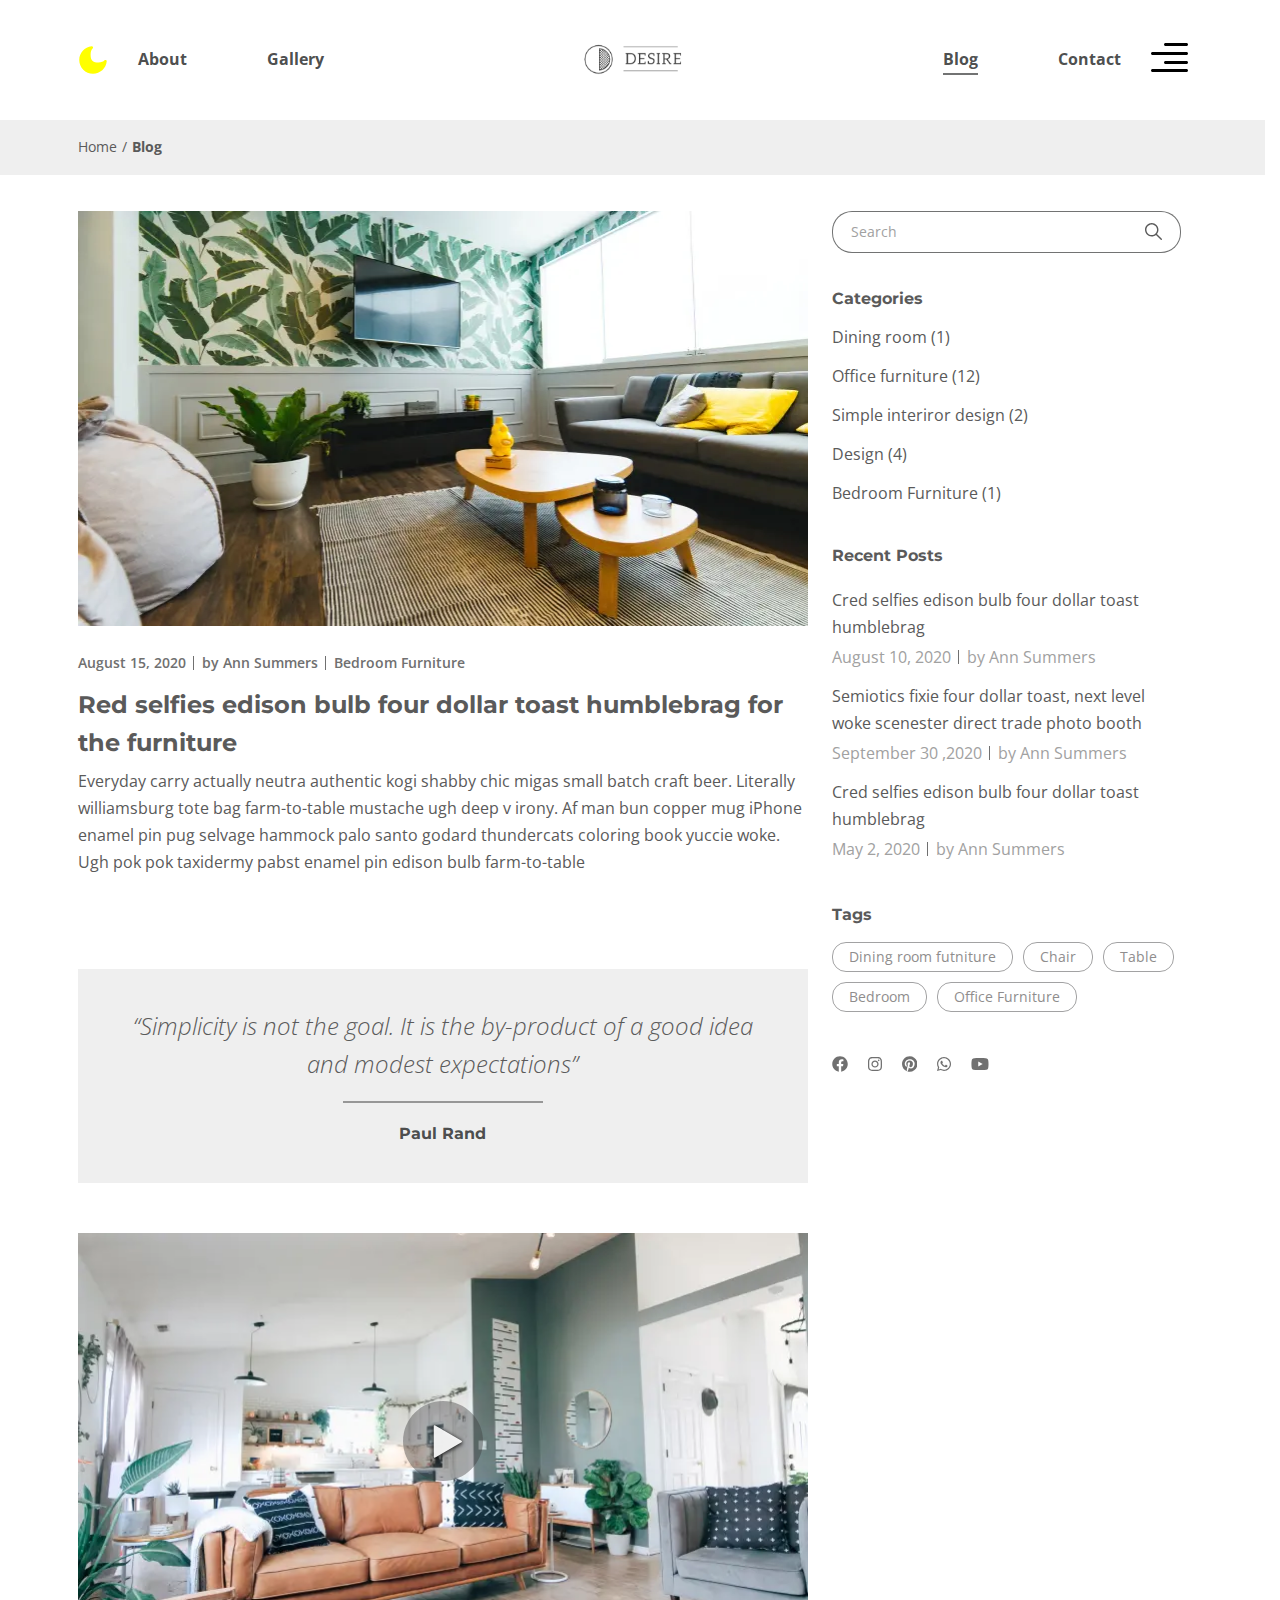
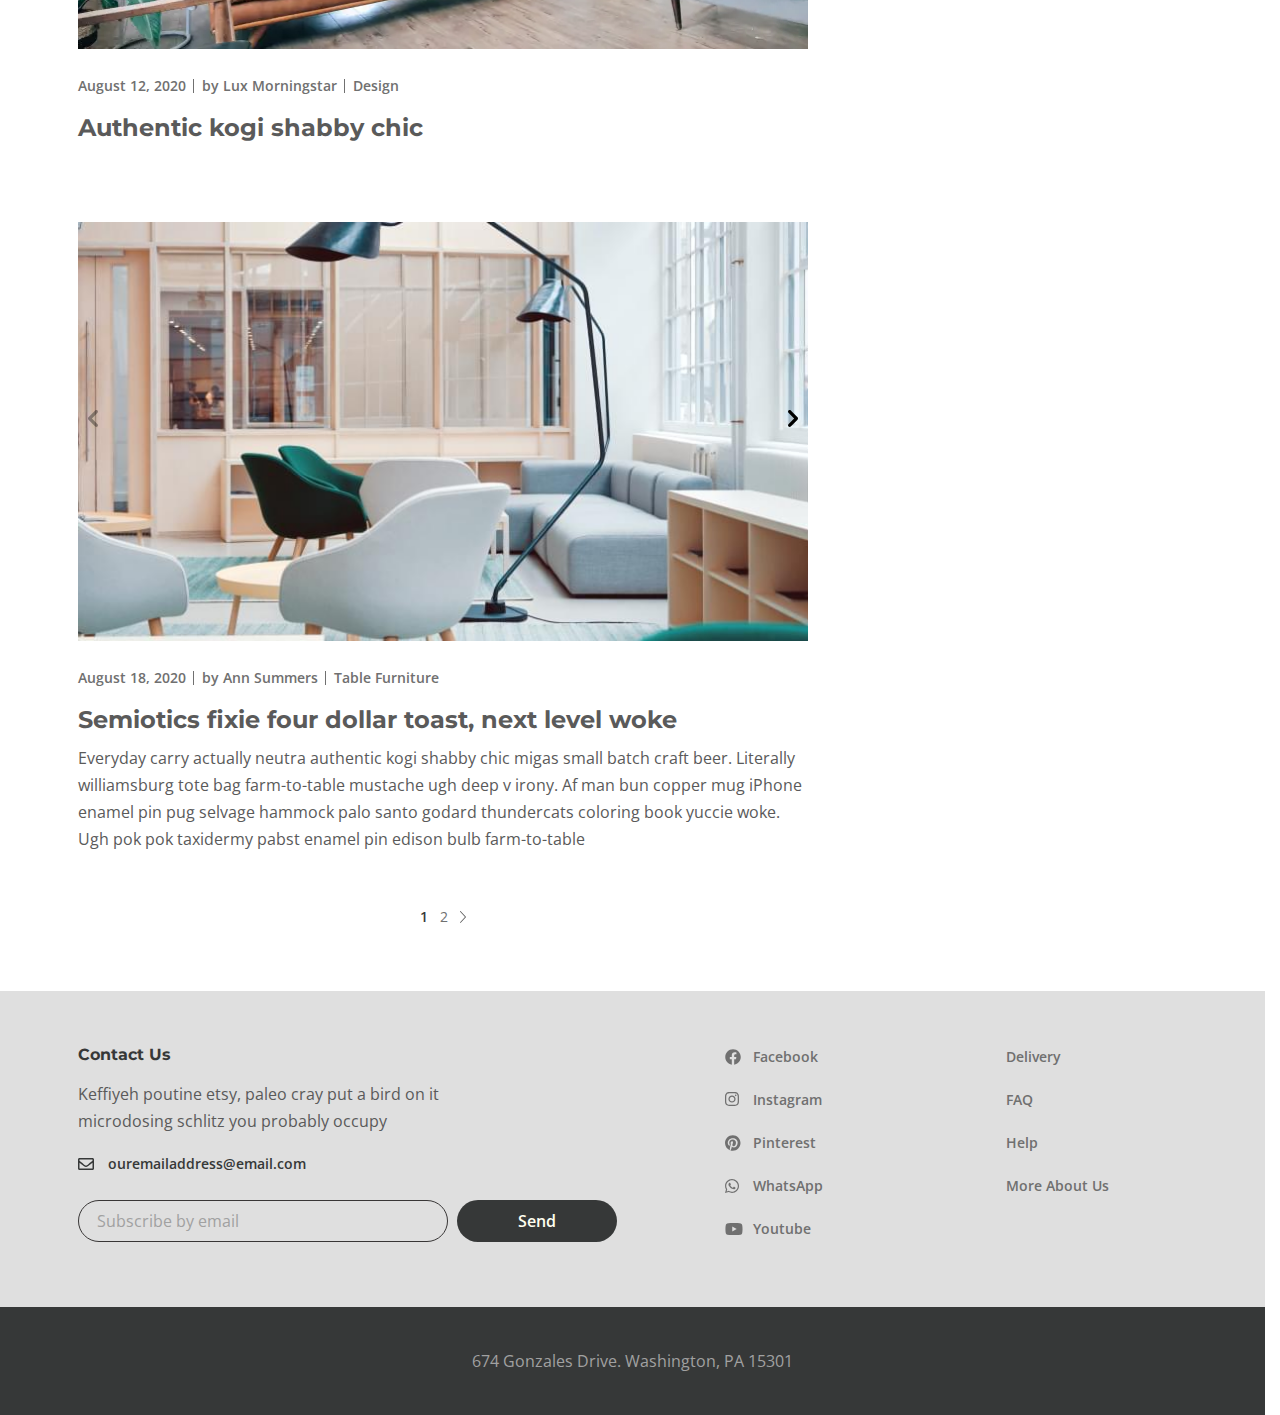
<file: blog.html>
<!DOCTYPE html>
<html lang="en">
<head>
   <meta charset="UTF-8">
   <meta name="viewport" content="width=device-width, initial-scale=1.0">


   <!--? ICON TITLE -->

   <!--? Стандартный фавикон для большинства браузеров -->
   <!-- <link rel="icon" href="/path/to/favicon.ico" type="image/x-icon">
   <link rel="shortcut icon" href="/path/to/favicon.ico" type="image/x-icon"> -->

   <!--? SVG иконка, если поддерживается -->
   <link rel="icon" href="img/header/icon-aside.svg" type="image/svg+xml">

   <!--? PNG фавиконы для разных размеров, подходящие для большинства современных устройств -->
   <!-- <link rel="icon" href="/path/to/favicon-32x32.png" sizes="32x32" type="image/png">
   <link rel="icon" href="/path/to/favicon-16x16.png" sizes="16x16" type="image/png">
   <link rel="icon" href="/path/to/favicon-48x48.png" sizes="48x48" type="image/png"> -->

   <!--? Apple Touch Icon для iOS -->
   <!-- <link rel="apple-touch-icon" href="/path/to/apple-touch-icon.png" sizes="180x180"> -->

   <!--? Иконки для Android -->
   <!-- <link rel="icon" href="/path/to/android-chrome-192x192.png" sizes="192x192" type="image/png">
   <link rel="icon" href="/path/to/android-chrome-512x512.png" sizes="512x512" type="image/png"> -->

   <!--? Windows Tile иконка (можно настроить цвет плитки) -->
   <!-- <meta name="msapplication-TileColor" content="#ffffff">
   <meta name="msapplication-TileImage" content="/path/to/mstile-144x144.png"> -->




   <!--todo Google Fonts -->
   <link href="https://fonts.googleapis.com/css?family=Open+Sans:regular,600,700,300italic&display=swap&_v=20241209232100"
      rel="stylesheet">
   <link href="https://fonts.googleapis.com/css?family=Montserrat:700&display=swap&_v=20241209232100" rel="stylesheet">


   <!-- swiper -->
   <!-- <link rel="stylesheet" href="https://cdn.jsdelivr.net/npm/swiper@10/swiper-bundle.min.css?_v=20241209232100" /> -->
   <!-- <link rel="stylesheet" href="https://cdn.jsdelivr.net/npm/swiper@11/swiper-bundle.min.css?_v=20241209232100" /> -->
   <!-- <link rel="stylesheet" href="../../node_modules/swiper/swiper-bundle.min?_v=20241209232100"> -->


   <link rel="stylesheet" href="css/style.min.css?_v=20241209232100">
   <title>desire</title>

</head>

<body>

   <div class="wrapper">

      <!--=================================HEADER=====================================-->

      <header class="header" id="header">
   <div class="header__container">

      <!-- Кнопка для меню бургера -->
      <button class="icon-menu" type="button">
         <span></span>
      </button>


      <button data-da=".header__container, 767.98, last" id="header__theme-btn" class="header__theme-btn">
         <div id="header__theme-icon">
            <svg xmlns="http://www.w3.org/2000/svg" id="light-icon" viewBox="0 0 24 24" width="30" height="30">
               <path fill="orange"
                  d="M12,17c-2.76,0-5-2.24-5-5s2.24-5,5-5,5,2.24,5,5-2.24,5-5,5Zm1-13V1c0-.55-.45-1-1-1s-1,.45-1,1v3c0,.55,.45,1,1,1s1-.45,1-1Zm0,19v-3c0-.55-.45-1-1-1s-1,.45-1,1v3c0,.55,.45,1,1,1s1-.45,1-1ZM5,12c0-.55-.45-1-1-1H1c-.55,0-1,.45-1,1s.45,1,1,1h3c.55,0,1-.45,1-1Zm19,0c0-.55-.45-1-1-1h-3c-.55,0-1,.45-1,1s.45,1,1,1h3c.55,0,1-.45,1-1ZM6.71,6.71c.39-.39,.39-1.02,0-1.41l-2-2c-.39-.39-1.02-.39-1.41,0s-.39,1.02,0,1.41l2,2c.2,.2,.45,.29,.71,.29s.51-.1,.71-.29Zm14,14c.39-.39,.39-1.02,0-1.41l-2-2c-.39-.39-1.02-.39-1.41,0s-.39,1.02,0,1.41l2,2c.2,.2,.45,.29,.71,.29s.51-.1,.71-.29Zm-16,0l2-2c.39-.39,.39-1.02,0-1.41s-1.02-.39-1.41,0l-2,2c-.39,.39-.39,1.02,0,1.41,.2,.2,.45,.29,.71,.29s.51-.1,.71-.29ZM18.71,6.71l2-2c.39-.39,.39-1.02,0-1.41s-1.02-.39-1.41,0l-2,2c-.39,.39-.39,1.02,0,1.41,.2,.2,.45,.29,.71,.29s.51-.1,.71-.29Z" />
            </svg>

            <svg xmlns="http://www.w3.org/2000/svg" id="dark-icon" data-name="dark-icon" viewBox="0 0 24 24" width="30"
               height="30">
               <path fill="yellow"
                  d="M22.386,12.003c-.402-.167-.871-.056-1.151,.28-.928,1.105-2.506,1.62-4.968,1.62-3.814,0-6.179-1.03-6.179-6.158,0-2.397,.532-4.019,1.626-4.957,.33-.283,.439-.749,.269-1.149-.17-.401-.571-.655-1.015-.604C5.285,1.573,1,6.277,1,11.978c0,6.062,4.944,10.993,11.022,10.993,5.72,0,10.438-4.278,10.973-9.951,.042-.436-.205-.848-.609-1.017Z" />
            </svg>
         </div>
      </button>


      <nav class="header__menu menu">

         <div class="menu__wrapper">
            <div class="menu__body">
               <ul class="menu__list">
                  <li class="menu__item">
                     <a class="menu__link" href="about.html">About</a>
                     <!-- -------------------------sub-menu-------------------------------- -->
                     <div class="menu__arrows">
                        <span class="menu__arrow"></span>
                     </div>
                     <ul class="menu__sub-list">

                        <li class="menu__sub-item">
                           <a data-goto-url="about.html" data-goto-section=".about" href="#"
                              class="menu__sub-link">About Us</a>
                        </li>

                        <li class="menu__sub-item">
                           <a data-goto-url="about.html" data-goto-section=".balance" href="blog.html"
                              class="menu__sub-link">Balance</a>
                        </li>
                        <li class="menu__sub-item">
                           <a data-goto-url="about.html" data-goto-section=".inspiration" href="blog.html"
                              class="menu__sub-link">Inspiration</a>
                        </li>
                        <li class="menu__sub-item">
                           <a data-goto-url="about.html" data-goto-section=".partners" href="blog.html"
                              class="menu__sub-link">Partners</a>
                        </li>
                        <li class="menu__sub-item">
                           <a data-goto-url="about.html" data-goto-section=".furniture" href="blog.html"
                              class="menu__sub-link">Furniture</a>
                        </li>
                     </ul>
                     <!-- ------------------------/sub-menu-------------------------------- -->
                  </li>

                  <li class="menu__item">
                     <a class="menu__link" href="gallery.html">Gallery</a>
                  </li>
               </ul>
            </div>

            <div class="menu__content"></div>
         </div>
      </nav>

      <div class="header__box-logo">
         <a href="index.html" class="header__logo logo">
            <svg id="header__logo-icon" width="98" height="32" viewBox="0 0 98 32" xmlns="http://www.w3.org/2000/svg"
               xmlns:xlink="http://www.w3.org/1999/xlink">
               <rect width="98" height="32" fill="url(#pattern0_233_662)" />
               <defs>
                  <pattern id="pattern0_233_662" patternContentUnits="objectBoundingBox" width="1" height="1">
                     <use xlink:href="#image0_233_662" transform="matrix(0.00358825 0 0 0.010989 -0.020296 0)" />
                  </pattern>
                  <image id="image0_233_662" width="290" height="91"
                     xlink:href="[data-uri]" />
               </defs>
            </svg>
         </a>
      </div>


      <nav class="header__menu menu">
         <div class="menu__body-second">
            <ul data-da=".menu__body, 767.98, 1" class="menu__list menu__list-second">
               <li class="menu__item">
                  <a class="menu__link" href="blog.html">Blog</a>
               </li>

               <li class="menu__item">
                  <a class="menu__link" href="contact.html">Contact</a>
               </li>


            </ul>
         </div>
      </nav>



      <button class="icon-aside">
         <svg id="icon-aside__svg" width="37" height="29" viewBox="0 0 37 29" fill="none"
            xmlns="http://www.w3.org/2000/svg">
            <path
               d="M35.4583 26H1.54167C0.690667 26 0 26.672 0 27.5C0 28.328 0.690667 29 1.54167 29H35.4583C36.3093 29 37 28.328 37 27.5C37 26.672 36.3093 26 35.4583 26Z"
               fill="black" />
            <path
               d="M35.5 0H14.5C13.672 0 13 0.672 13 1.5C13 2.328 13.672 3 14.5 3H35.5C36.328 3 37 2.328 37 1.5C37 0.672 36.328 0 35.5 0Z"
               fill="black" />
            <path
               d="M35.4583 9H1.54167C0.690667 9 0 9.672 0 10.5C0 11.328 0.690667 12 1.54167 12H35.4583C36.3093 12 37 11.328 37 10.5C37 9.672 36.3093 9 35.4583 9Z"
               fill="black" />
            <path
               d="M35.5 18H14.5C13.672 18 13 18.672 13 19.5C13 20.328 13.672 21 14.5 21H35.5C36.328 21 37 20.328 37 19.5C37 18.672 36.328 18 35.5 18Z"
               fill="black" />
         </svg>
      </button>

      <div class="rightside-menu">
         <button class="rightside-menu__close">
            <svg id="rightside-menu__close" width="26" height="26" viewBox="0 0 26 26" fill="none"
               xmlns="http://www.w3.org/2000/svg">
               <path fill-rule="evenodd" clip-rule="evenodd"
                  d="M14.4364 13.0001L25.7025 1.73384C26.0992 1.33718 26.0992 0.69409 25.7025 0.297489C25.3059 -0.0991123 24.6628 -0.0991631 24.2662 0.297489L13 11.5637L1.73383 0.297489C1.33718 -0.0991631 0.694089 -0.0991631 0.297488 0.297489C-0.099112 0.694141 -0.0991628 1.33723 0.297488 1.73384L11.5636 13L0.297488 24.2662C-0.0991628 24.6629 -0.0991628 25.306 0.297488 25.7026C0.495789 25.9009 0.755737 26 1.01569 26C1.27563 26 1.53553 25.9009 1.73388 25.7026L13 14.4364L24.2661 25.7026C24.4644 25.9009 24.7244 26 24.9843 26C25.2443 26 25.5042 25.9009 25.7025 25.7026C26.0992 25.3059 26.0992 24.6628 25.7025 24.2662L14.4364 13.0001Z"
                  fill="#363838" />
            </svg>
         </button>

         <div class="rightside-menu__content">
            <a href="index.html" class="rightside-menu__logo">
               <svg id="rightside-menu__icon" width="194" height="58" viewBox="0 0 98 32" fill="none"
                  xmlns="http://www.w3.org/2000/svg" xmlns:xlink="http://www.w3.org/1999/xlink">
                  <rect width="98" height="32" fill="url(#pattern0_233_662)" />
                  <defs>
                     <pattern id="pattern0_233_662" patternContentUnits="objectBoundingBox" width="1" height="1">
                        <use xlink:href="#image0_233_662" transform="matrix(0.00358825 0 0 0.010989 -0.020296 0)" />
                     </pattern>
                     <image id="image0_233_662" width="290" height="91"
                        xlink:href="[data-uri]" />
                  </defs>
               </svg>
            </a>

            <div class="rightside-menu__header header-block">
               <h2 class="rightside-menu__title header-block__title">Furniture for life</h2>
               <div class="rightside-menu__text header-block__text text">
                  <p>
                     Sustainable hot chicken skateboard, dreamcatcher meggings actually squid. Slow-carb everyday carry
                     +1
                     art party microdosing, put a bird on it brooklyn
                  </p>
               </div>
            </div>

            <div class="rightside-menu__image">
               <picture><source srcset="img/rightside/rectangle.webp" type="image/webp"><img src="img/rightside/rectangle.jpg" alt="image"></picture>
            </div>
         </div>

      </div>




   </div>



   <div id="loader" class="loader">
      <!-- Лоадер. Можно использовать иконку, текст или CSS-анимацию -->
      <div class="spinner"></div>
   </div>


</header>

      <!--=================================/HEADER=====================================-->
      <!--=================================main-section=====================================-->


      <main class="page">

         <nav class="breadcrumbs breadcrumbs--blog" aria-label="breadcrumb">
            <div class="breadcrumbs__container">
               <ol class="breadcrumbs__list">
                  <li class="breadcrumbs__item"><a href="index.html" class="breadcrumbs__link">Home</a></li>
                  <li class="breadcrumbs__item breadcrumbs__item--current" aria-current="page">Blog</li>
               </ol>
            </div>
         </nav>


         <!--=================================main-section=====================================-->
         <section class="page__blog blog">
            <div class="blog__container">
               <div class="blog__items">

                  <article class="blog__item item-blog item-blog-image blog-item">
                     <div class="item-blog__top-image">
                        <a href="blog-single-post.html" class="item-blog__top-link">
                           <picture><source srcset="img/blog/blog/interior01.webp" type="image/webp"><img src="img/blog/blog/interior01.jpg" alt="image"></picture>
                        </a>
                     </div>
                     <div class="item-blog__content blog-item__content">
                        <ul class="item-blog__list blog-item__list">
                           <li class="item-blog__item blog-item__item">
                              <span>August 15, 2020</span>
                           </li>
                           <li class="item-blog__item blog-item__item">
                              <a href="#" class="item-blog__name blog-item__name">by Ann Summers</a>
                           </li>
                           <li class="item-blog__item blog-item__item">
                              <a href="#" class="item-blog__theme blog-item__theme">Bedroom Furniture</a>
                           </li>
                        </ul>

                        <a href="blog-single-post.html" class="item-blog__title-link blog-item__title-link">
                           <h4 class="item-blog__title blog-item__title">
                              Red selfies edison bulb four dollar toast humblebrag for the furniture
                           </h4>
                        </a>
                        <div class="item-blog__text text">
                           <p>
                              Everyday carry actually neutra authentic kogi shabby chic migas small batch craft beer.
                              Literally williamsburg tote bag farm-to-table mustache ugh deep v irony. Af man bun copper
                              mug iPhone enamel pin pug selvage hammock palo santo godard thundercats coloring book
                              yuccie woke. Ugh pok pok taxidermy pabst enamel pin edison bulb farm-to-table
                           </p>
                        </div>
                     </div>
                  </article>






                  <blockquote class="blog__quote quote-blog">
                     <p class="quote-blog__text">
                        “Simplicity is not the goal. It is the by-product of a good idea and modest expectations”
                     </p>
                     <cite class="quote-blog__author">Paul Rand</cite>
                  </blockquote>


                  <article class="blog__item item-blog item-blog-video blog-item">

                     <div class="item-blog__top-video blog-item-top">

                        <a href="#" class="dialog-popup__open-link blog-item-top__play" data-popup-id="blog-item-video">
                           <img class="blog-item-top__icon" src="img/play.svg" alt="image">
                        </a>

                        <dialog class="popup__dialog-video-balance dialog-popup balance-popup"
                           data-popup-id="blog-item-video">
                           <div class="balance-popup__body dialog-popup__body">
                              <iframe width="560" height="315" class="balance-popup__iframe"
                                 src="https://www.youtube.com/embed/Nxg6UfofZX0?si=EqOslTVc6qGTxJdZ"
                                 title="YouTube video player" frameborder="0"
                                 allow="accelerometer; autoplay; clipboard-write; encrypted-media; gyroscope; picture-in-picture; web-share"
                                 referrerpolicy="strict-origin-when-cross-origin" allowfullscreen>
                              </iframe>

                              <div class="balance-popup__actions dialog-popup__actions">
                                 <button class="balance-popup__close-button dialog-popup__close-button button--x"
                                    type="button"><span></span></button>
                              </div>
                              <!-- <button class="balance-popup__close-button dialog-popup__close-button" type="button">close</button> -->

                           </div>
                        </dialog>

                        <picture><source srcset="img/blog/blog/video01.webp" type="image/webp"><img class="item-blog__top-bg" src="img/blog/blog/video01.jpg" alt="image"></picture>
                     </div>

                     <div class="item-blog__content blog-item__content">
                        <ul class="item-blog__list blog-item__list">
                           <li class="item-blog__item blog-item__item">
                              <span>August 12, 2020</span>
                           </li>
                           <li class="item-blog__item blog-item__item">
                              <a href="#" class="item-blog__name blog-item__name">by Lux Morningstar</a>
                           </li>
                           <li class="item-blog__item blog-item__item">
                              <a href="#" class="item-blog__theme blog-item__theme">Design</a>
                           </li>
                        </ul>

                        <a href="#" class="item-blog__title-link blog-item__title-link">
                           <h4 class="item-blog__title blog-item__title">
                              Authentic kogi shabby chic
                           </h4>
                        </a>

                     </div>
                  </article>


                  <article class="blog__item item-blog item-blog-swiper blog-item">
                     <div class="item-blog__top-swiper blog-item-top">

                        <div class="item-blog__swiper swiper-item-blog swiper">
                           <div class="swiper-item-blog__wrapper swiper-wrapper">

                              <div class="swiper-item-blog__slide slide-swiper-item-blog swiper-slide">
                                 <img class="slide-swiper-blog-item__image" src="img/blog/blog/slide01.jpg"
                                    alt="image">
                              </div>
                              <div class="swiper-item-blog__slide slide-swiper-item-blog swiper-slide">
                                 <img class="slide-swiper-item-blog__image" src="img/blog/blog/interior01.jpg"
                                    alt="image">
                              </div>
                              <div class="swiper-item-blog__slide slide-swiper-item-blog swiper-slide">
                                 <img class="slide-swiper-item-blog__image" src="img/blog/blog/video01.jpg"
                                    alt="image">
                              </div>

                           </div>
                           <div class="swiper-button-prev swiper-item-blog__arrow-prev">
                              <svg width="10" height="17" viewBox="0 0 10 17" fill="none"
                                 xmlns="http://www.w3.org/2000/svg">
                                 <path
                                    d="M0.470814 7.29199C0.555523 7.206 0.647415 7.13343 0.744097 7.07031L7.21188 0.481925C7.84285 -0.16054 8.86654 -0.160845 9.49781 0.48223C10.1291 1.125 10.1291 2.16752 9.49781 2.8109L3.9277 8.48514L9.52655 14.189C10.1578 14.8317 10.1578 15.8739 9.52655 16.5176C9.21076 16.8396 8.79679 17 8.38373 17C7.97066 17 7.5564 16.8396 7.24091 16.5176L0.744097 9.89874C0.647415 9.83562 0.554924 9.76305 0.470814 9.67706C0.148144 9.34836 -0.00750451 8.91538 0.000277895 8.48453C-0.00750451 8.05367 0.148144 7.62099 0.470814 7.29199Z"
                                    fill="black" />
                              </svg>
                           </div>
                           <div class="swiper-button-next swiper-item-blog__arrow-next">
                              <svg width="10" height="17" viewBox="0 0 10 17" fill="none"
                                 xmlns="http://www.w3.org/2000/svg">
                                 <path
                                    d="M9.52862 7.29242C9.44481 7.20643 9.35202 7.13386 9.25564 7.07074L2.78769 0.481933C2.15643 -0.160543 1.13336 -0.160848 0.501805 0.482238C-0.129455 1.12502 -0.129455 2.16756 0.501805 2.81095L6.0724 8.48529L0.47367 14.1895C-0.15789 14.832 -0.15789 15.8748 0.47367 16.5182C0.789449 16.8393 1.20281 17 1.61616 17C2.02952 17 2.44378 16.8393 2.75866 16.5176L9.25564 9.89983C9.35202 9.83671 9.44451 9.76445 9.52862 9.67815C9.85188 9.34883 10.0069 8.91645 9.99974 8.48529C10.0072 8.05382 9.85188 7.62083 9.52862 7.29242Z"
                                    fill="black" />
                              </svg>
                           </div>
                        </div>
                     </div>

                     <div class="item-blog__content blog-item__content">
                        <ul class="item-blog__list blog-item__list">
                           <li class="item-blog__item blog-item__item">
                              <span>August 18, 2020</span>
                           </li>
                           <li class="item-blog__item blog-item__item">
                              <a href="#" class="item-blog__name blog-item__name">by Ann Summers</a>
                           </li>
                           <li class="item-blog__item blog-item__item">
                              <a href="#" class="item-blog__theme blog-item__theme">Table Furniture</a>
                           </li>
                        </ul>

                        <a href="#" class="item-blog__title-link blog-item__title-link">
                           <h4 class="item-blog__title blog-item__title">
                              Semiotics fixie four dollar toast, next level woke
                           </h4>
                        </a>
                        <div class="item-blog__text blog-item__text text">
                           <p>
                              Everyday carry actually neutra authentic kogi shabby chic migas small batch craft beer.
                              Literally williamsburg tote bag farm-to-table mustache ugh deep v irony. Af man bun copper
                              mug iPhone enamel pin pug selvage hammock palo santo godard thundercats coloring book
                              yuccie woke. Ugh pok pok taxidermy pabst enamel pin edison bulb farm-to-table
                           </p>
                        </div>
                     </div>
                  </article>

                  <div class="blog__pagination pagination-blog">
                     <a href="#" class="pagination-blog__arrow pagination-blog__arrow--disabled">
                        <svg class="pagination-blog__icon" width="6" height="12" viewBox="0 0 6 12" fill="none"
                           xmlns="http://www.w3.org/2000/svg">
                           <path
                              d="M0.126589 6.3293L5.26514 11.8643C5.4335 12.0455 5.70608 12.0452 5.87415 11.8634C6.0421 11.6815 6.04167 11.3869 5.87329 11.2055L1.0406 5.99998L5.87346 0.794435C6.04182 0.613029 6.04225 0.318631 5.87433 0.136757C5.79007 0.0455856 5.67969 0 5.56931 0C5.45921 0 5.34927 0.0452805 5.26516 0.135819L0.126589 5.67068C0.0455022 5.75782 0 5.87642 0 5.99998C0 6.12354 0.0456324 6.24199 0.126589 6.3293Z"
                              fill="black" />
                        </svg>
                     </a>
                     <ul class="pagination-blog__list">
                        <li class="pagination-blog__item">
                           <a href="#" class="pagination-blog__link pagination-blog__active-page">1</a>
                        </li>
                        <li class="pagination-blog__item">
                           <a href="#" class="pagination-blog__link">2</a>
                        </li>
                     </ul>
                     <a href="#" class="pagination-blog__arrow">
                        <svg class="pagination-blog__icon" width="6" height="12" viewBox="0 0 6 12" fill="none"
                           xmlns="http://www.w3.org/2000/svg">
                           <path
                              d="M5.87341 5.6707L0.734858 0.1357C0.5665 -0.0455414 0.293923 -0.0452368 0.125846 0.136638C-0.0421 0.318488 -0.0416661 0.613073 0.126714 0.794455L4.9594 6.00002L0.126541 11.2056C-0.041818 11.387 -0.0422519 11.6814 0.125673 11.8632C0.209928 11.9544 0.320308 12 0.430689 12C0.540787 12 0.650733 11.9547 0.734837 11.8642L5.87341 6.32932C5.9545 6.24218 6 6.12358 6 6.00002C6 5.87646 5.95437 5.75801 5.87341 5.6707Z"
                              fill="black" />
                        </svg>
                     </a>
                  </div>

               </div>




               <button class="blog-aside__menu" type="button">
                  <svg class="blog-aside__menu-icon" width="26" height="21" viewBox="0 0 37 29" fill="none"
                     xmlns="http://www.w3.org/2000/svg">
                     <path
                        d="M35.4583 26H1.54167C0.690667 26 0 26.672 0 27.5C0 28.328 0.690667 29 1.54167 29H35.4583C36.3093 29 37 28.328 37 27.5C37 26.672 36.3093 26 35.4583 26Z"
                        fill="black" />
                     <path
                        d="M35.5 0H14.5C13.672 0 13 0.672 13 1.5C13 2.328 13.672 3 14.5 3H35.5C36.328 3 37 2.328 37 1.5C37 0.672 36.328 0 35.5 0Z"
                        fill="black" />
                     <path
                        d="M35.4583 9H1.54167C0.690667 9 0 9.672 0 10.5C0 11.328 0.690667 12 1.54167 12H35.4583C36.3093 12 37 11.328 37 10.5C37 9.672 36.3093 9 35.4583 9Z"
                        fill="black" />
                     <path
                        d="M35.5 18H14.5C13.672 18 13 18.672 13 19.5C13 20.328 13.672 21 14.5 21H35.5C36.328 21 37 20.328 37 19.5C37 18.672 36.328 18 35.5 18Z"
                        fill="black" />
                  </svg>
               </button>



               <div class="blog__aside aside-blog">
                  <button class="aside-blog__close">
                     <svg class="aside-blog__close-icon" width="16" height="16" viewBox="0 0 26 26" fill="none"
                        xmlns="http://www.w3.org/2000/svg">
                        <path fill-rule="evenodd" clip-rule="evenodd"
                           d="M14.4364 13.0001L25.7025 1.73384C26.0992 1.33718 26.0992 0.69409 25.7025 0.297489C25.3059 -0.0991123 24.6628 -0.0991631 24.2662 0.297489L13 11.5637L1.73383 0.297489C1.33718 -0.0991631 0.694089 -0.0991631 0.297488 0.297489C-0.099112 0.694141 -0.0991628 1.33723 0.297488 1.73384L11.5636 13L0.297488 24.2662C-0.0991628 24.6629 -0.0991628 25.306 0.297488 25.7026C0.495789 25.9009 0.755737 26 1.01569 26C1.27563 26 1.53553 25.9009 1.73388 25.7026L13 14.4364L24.2661 25.7026C24.4644 25.9009 24.7244 26 24.9843 26C25.2443 26 25.5042 25.9009 25.7025 25.7026C26.0992 25.3059 26.0992 24.6628 25.7025 24.2662L14.4364 13.0001Z"
                           fill="#363838" />
                     </svg>
                  </button>
                  <form class="aside-blog__search search-aside-blog">
                     <input type="text" class="search-aside-blog__input" placeholder="Search">
                     <button type="submit" class="search-aside-blog__button">
                        <svg class="search-aside-blog__magnifying-glass" width="17" height="17" viewBox="0 0 17 17"
                           fill="none" xmlns="http://www.w3.org/2000/svg">
                           <path fill-rule="evenodd" clip-rule="evenodd"
                              d="M11.9579 10.9565L16.7923 15.7909C17.0692 16.0678 17.0692 16.5155 16.7923 16.7924C16.6542 16.9306 16.4729 17 16.2915 17C16.1101 17 15.9288 16.9306 15.7907 16.7924L10.9564 11.9581C9.7997 12.8945 8.32991 13.4583 6.7291 13.4583C3.01889 13.4583 0 10.4394 0 6.72914C0 3.01889 3.01886 0 6.72907 0C10.4393 0 13.4582 3.01893 13.4582 6.72918C13.4582 8.33 12.8944 9.7998 11.9579 10.9565ZM1.41666 6.72914C1.41666 9.65882 3.79946 12.0416 6.7291 12.0416C9.65872 12.0416 12.0415 9.65882 12.0415 6.72914C12.0415 3.79947 9.65875 1.41664 6.7291 1.41664C3.79946 1.41664 1.41666 3.79947 1.41666 6.72914Z"
                              fill="#5A5A5A" />
                        </svg>
                     </button>
                  </form>

                  <div class="aside-blog__category category-aside-blog">
                     <h5 class="category-aside-blog__title">Categories</h5>
                     <ul class="category-aside-blog__list">
                        <li class="category-aside-blog__item">
                           <a href="#" class="category-aside-blog__link text">Dining room (<span>1</span>)</a>
                        </li>
                        <li class="category-aside-blog__item">
                           <a href="#" class="category-aside-blog__link text">Office furniture (<span>12</span>)</a>
                        </li>
                        <li class="category-aside-blog__item">
                           <a href="#" class="category-aside-blog__link text">Simple interiror design
                              (<span>2</span>)</a>
                        </li>
                        <li class="category-aside-blog__item">
                           <a href="#" class="category-aside-blog__link text">Design (<span>4</span>)</a>
                        </li>
                        <li class="category-aside-blog__item">
                           <a href="#" class="category-aside-blog__link text">Bedroom Furniture (<span>1</span>)</a>
                        </li>
                     </ul>
                  </div>

                  <div class="aside-blog__recent-posts recent-posts-aside-blog">

                     <h5 class="recent-posts-aside-blog__title">Recent Posts</h5>

                     <div class="recent-posts-aside-blog__post">
                        <a href="#" class="recent-posts-aside-blog__link text">
                           Cred selfies edison bulb four dollar toast humblebrag
                        </a>
                        <ul class="recent-posts-aside-blog__list">
                           <li class="recent-posts-aside-blog__item">
                              <span class="recent-posts-aside-blog__date">August 10, 2020</span>
                           </li>
                           <li class="recent-posts-aside-blog__item">
                              <a href="#" class="recent-posts-aside-blog__author">by Ann Summers</a>
                           </li>
                        </ul>
                     </div>

                     <div class="recent-posts-aside-blog__post">
                        <a href="#" class="recent-posts-aside-blog__link text">
                           Semiotics fixie four dollar toast, next level woke scenester direct trade photo booth
                        </a>
                        <ul class="recent-posts-aside-blog__list">
                           <li class="recent-posts-aside-blog__item">
                              <span class="recent-posts-aside-blog__date">September 30 ,2020</span>
                           </li>
                           <li class="recent-posts-aside-blog__item">
                              <a href="#" class="recent-posts-aside-blog__author">by Ann Summers</a>
                           </li>
                        </ul>
                     </div>

                     <div class="recent-posts-aside-blog__post">
                        <a href="#" class="recent-posts-aside-blog__link text">
                           Cred selfies edison bulb four dollar toast humblebrag
                        </a>
                        <ul class="recent-posts-aside-blog__list">
                           <li class="recent-posts-aside-blog__item">
                              <span class="recent-posts-aside-blog__date">May 2, 2020</span>
                           </li>
                           <li class="recent-posts-aside-blog__item">
                              <a href="#" class="recent-posts-aside-blog__author">by Ann Summers</a>
                           </li>
                        </ul>
                     </div>

                  </div>

                  <div class="aside-blog__tags tags-aside-blog">
                     <h5 class="tags-aside-blog__title">Tags</h5>
                     <div class="tags-aside-blog__items">
                        <a href="#" class="tags-aside-blog__tags-link">Dining room futniture</a>
                        <a href="#" class="tags-aside-blog__tags-link">Chair</a>
                        <a href="#" class="tags-aside-blog__tags-link">Table</a>
                        <a href="#" class="tags-aside-blog__tags-link">Bedroom</a>
                        <a href="#" class="tags-aside-blog__tags-link">Office Furniture</a>
                     </div>
                  </div>


                  <nav class="aside-blog__menu menu-contact">
                     <ul class="menu-contact__list aside-blog__list">
                        <li class="menu-contact__item">
                           <a href="#" target="_blank" class="menu-contact__link menu-social__link-facebook">
                              <svg class="facebook__svg" width="15.5" height="15.5" viewBox="0 0 15.5 15.5" fill="none"
                                 xmlns="http://www.w3.org/2000/svg">
                                 <path
                                    d="M15.75 8C15.75 11.875 12.9062 15.0938 9.1875 15.6562V10.25H11L11.3438 8H9.1875V6.5625C9.1875 5.9375 9.5 5.34375 10.4688 5.34375H11.4375V3.4375C11.4375 3.4375 10.5625 3.28125 9.6875 3.28125C7.9375 3.28125 6.78125 4.375 6.78125 6.3125V8H4.8125V10.25H6.78125V15.6562C3.0625 15.0938 0.25 11.875 0.25 8C0.25 3.71875 3.71875 0.25 8 0.25C12.2812 0.25 15.75 3.71875 15.75 8Z"
                                    fill="#707070" />
                              </svg>
                           </a>
                        </li>
                        <li class="menu-contact__item">
                           <a href="#" target="_blank" class="menu-contact__link menu-social__link-instagram">
                              <svg class="instagram__svg" width="14" height="14" viewBox="0 0 14 14" fill="none"
                                 xmlns="http://www.w3.org/2000/svg">
                                 <path
                                    d="M7 3.40625C8.96875 3.40625 10.5938 5.03125 10.5938 7C10.5938 9 8.96875 10.5938 7 10.5938C5 10.5938 3.40625 9 3.40625 7C3.40625 5.03125 5 3.40625 7 3.40625ZM7 9.34375C8.28125 9.34375 9.3125 8.3125 9.3125 7C9.3125 5.71875 8.28125 4.6875 7 4.6875C5.6875 4.6875 4.65625 5.71875 4.65625 7C4.65625 8.3125 5.71875 9.34375 7 9.34375ZM11.5625 3.28125C11.5625 3.75 11.1875 4.125 10.7188 4.125C10.25 4.125 9.875 3.75 9.875 3.28125C9.875 2.8125 10.25 2.4375 10.7188 2.4375C11.1875 2.4375 11.5625 2.8125 11.5625 3.28125ZM13.9375 4.125C14 5.28125 14 8.75 13.9375 9.90625C13.875 11.0312 13.625 12 12.8125 12.8438C12 13.6562 11 13.9062 9.875 13.9688C8.71875 14.0312 5.25 14.0312 4.09375 13.9688C2.96875 13.9062 2 13.6562 1.15625 12.8438C0.34375 12 0.09375 11.0312 0.03125 9.90625C-0.03125 8.75 -0.03125 5.28125 0.03125 4.125C0.09375 3 0.34375 2 1.15625 1.1875C2 0.375 2.96875 0.125 4.09375 0.0625C5.25 0 8.71875 0 9.875 0.0625C11 0.125 12 0.375 12.8125 1.1875C13.625 2 13.875 3 13.9375 4.125ZM12.4375 11.125C12.8125 10.2188 12.7188 8.03125 12.7188 7C12.7188 6 12.8125 3.8125 12.4375 2.875C12.1875 2.28125 11.7188 1.78125 11.125 1.5625C10.1875 1.1875 8 1.28125 7 1.28125C5.96875 1.28125 3.78125 1.1875 2.875 1.5625C2.25 1.8125 1.78125 2.28125 1.53125 2.875C1.15625 3.8125 1.25 6 1.25 7C1.25 8.03125 1.15625 10.2188 1.53125 11.125C1.78125 11.75 2.25 12.2188 2.875 12.4688C3.78125 12.8438 5.96875 12.75 7 12.75C8 12.75 10.1875 12.8438 11.125 12.4688C11.7188 12.2188 12.2188 11.75 12.4375 11.125Z"
                                    fill="#707070" />
                              </svg>
                           </a>
                        </li>
                        <li class="menu-contact__item">
                           <a href="#" target="_blank" class="menu-contact__link menu-social__link-pinterest">
                              <svg class="pinterest__svg" width="15.5" height="15.5" viewBox="0 0 15.5 15.5" fill="none"
                                 xmlns="http://www.w3.org/2000/svg">
                                 <path
                                    d="M15.5 8C15.5 12.2812 12.0312 15.75 7.75 15.75C6.9375 15.75 6.15625 15.6562 5.4375 15.4062C5.75 14.9062 6.21875 14.0625 6.40625 13.375C6.5 13.0312 6.875 11.5312 6.875 11.5312C7.125 12.0312 7.875 12.4375 8.65625 12.4375C11 12.4375 12.6875 10.2812 12.6875 7.625C12.6875 5.0625 10.5938 3.125 7.90625 3.125C4.5625 3.125 2.78125 5.375 2.78125 7.8125C2.78125 8.96875 3.375 10.375 4.34375 10.8438C4.5 10.9062 4.59375 10.875 4.625 10.7188C4.625 10.625 4.78125 10.0938 4.84375 9.84375C4.84375 9.78125 4.84375 9.6875 4.78125 9.625C4.46875 9.25 4.21875 8.53125 4.21875 7.84375C4.21875 6.15625 5.5 4.5 7.71875 4.5C9.59375 4.5 10.9375 5.78125 10.9375 7.65625C10.9375 9.75 9.875 11.1875 8.5 11.1875C7.75 11.1875 7.1875 10.5625 7.34375 9.8125C7.5625 8.875 8 7.875 8 7.21875C8 6.625 7.6875 6.125 7.03125 6.125C6.25 6.125 5.625 6.9375 5.625 8C5.625 8.6875 5.84375 9.15625 5.84375 9.15625C5.84375 9.15625 5.09375 12.4062 4.9375 13C4.78125 13.6875 4.84375 14.625 4.90625 15.2188C2.03125 14.0938 0 11.3125 0 8C0 3.71875 3.46875 0.25 7.75 0.25C12.0312 0.25 15.5 3.71875 15.5 8Z"
                                    fill="#707070" />
                              </svg>
                           </a>
                        </li>
                        <li class="menu-contact__item">
                           <a href="#" target="_blank" class="menu-contact__link menu-social__link-whatsapp">
                              <svg class="whatsapp__svg" width="14" height="14" viewBox="0 0 14 14" fill="none"
                                 xmlns="http://www.w3.org/2000/svg">
                                 <path
                                    d="M11.875 2.0625C13.1875 3.375 14 5.09375 14 6.96875C14 10.7812 10.8125 13.9062 6.96875 13.9062C5.8125 13.9062 4.6875 13.5938 3.65625 13.0625L0 14L0.96875 10.4062C0.375 9.375 0.03125 8.1875 0.03125 6.9375C0.03125 3.125 3.15625 0 6.96875 0C8.84375 0 10.5938 0.75 11.875 2.0625ZM6.96875 12.7188C10.1562 12.7188 12.8125 10.125 12.8125 6.96875C12.8125 5.40625 12.1562 3.96875 11.0625 2.875C9.96875 1.78125 8.53125 1.1875 7 1.1875C3.8125 1.1875 1.21875 3.78125 1.21875 6.9375C1.21875 8.03125 1.53125 9.09375 2.09375 10.0312L2.25 10.25L1.65625 12.375L3.84375 11.7812L4.03125 11.9062C4.9375 12.4375 5.9375 12.7188 6.96875 12.7188ZM10.1562 8.40625C10.3125 8.5 10.4375 8.53125 10.4688 8.625C10.5312 8.6875 10.5312 9.03125 10.375 9.4375C10.2188 9.84375 9.53125 10.2188 9.21875 10.25C8.65625 10.3438 8.21875 10.3125 7.125 9.8125C5.375 9.0625 4.25 7.3125 4.15625 7.21875C4.0625 7.09375 3.46875 6.28125 3.46875 5.40625C3.46875 4.5625 3.90625 4.15625 4.0625 3.96875C4.21875 3.78125 4.40625 3.75 4.53125 3.75C4.625 3.75 4.75 3.75 4.84375 3.75C4.96875 3.75 5.09375 3.71875 5.25 4.0625C5.375 4.40625 5.75 5.25 5.78125 5.34375C5.8125 5.4375 5.84375 5.53125 5.78125 5.65625C5.46875 6.3125 5.09375 6.28125 5.28125 6.59375C5.96875 7.75 6.625 8.15625 7.65625 8.65625C7.8125 8.75 7.90625 8.71875 8.03125 8.625C8.125 8.5 8.46875 8.09375 8.5625 7.9375C8.6875 7.75 8.8125 7.78125 8.96875 7.84375C9.125 7.90625 9.96875 8.3125 10.1562 8.40625Z"
                                    fill="#707070" />
                              </svg>
                           </a>
                        </li>
                        <li class="menu-contact__item">
                           <a href="#" target="_blank" class="menu-contact__link menu-social__link-youtube">
                              <svg class="youtube__svg" width="18" height="12" viewBox="0 0 18 12" fill="none"
                                 xmlns="http://www.w3.org/2000/svg">
                                 <path
                                    d="M17.1562 1.90625C17.5312 3.21875 17.5312 6.03125 17.5312 6.03125C17.5312 6.03125 17.5312 8.8125 17.1562 10.1562C16.9688 10.9062 16.375 11.4688 15.6562 11.6562C14.3125 12 9 12 9 12C9 12 3.65625 12 2.3125 11.6562C1.59375 11.4688 1 10.9062 0.8125 10.1562C0.4375 8.8125 0.4375 6.03125 0.4375 6.03125C0.4375 6.03125 0.4375 3.21875 0.8125 1.90625C1 1.15625 1.59375 0.5625 2.3125 0.375C3.65625 0 9 0 9 0C9 0 14.3125 0 15.6562 0.375C16.375 0.5625 16.9688 1.15625 17.1562 1.90625ZM7.25 8.5625L11.6875 6.03125L7.25 3.5V8.5625Z"
                                    fill="#707070" />
                              </svg>
                           </a>
                        </li>
                     </ul>
                  </nav>

               </div>
            </div>
         </section>
         <!--======================================================================-->


         <!-- <div class="name__header header-block">
            <h2 class="header-block__title"></h2>
            <div class="header-block__text text">
               <p></p>
            </div>
         </div> -->
         <!--=================================main-section=====================================-->


      </main>


      

      <!--=================================FOOTER=====================================-->

      <footer class="footer">
   <div class="footer__main main-footer">
      <div class="main-footer__container">
         <div class="main-footer__columns">

            <div class="main-footer__column">
               <h4 class="main-footer__label">Contact Us</h4>
               <div class="main-footer__text text">
                  <p>
                     Keffiyeh poutine etsy, paleo cray put a bird on it microdosing schlitz you probably occupy
                  </p>
               </div>
               <a href="mailto:ouremailaddress@email.com" class="main-footer__email">
                  ouremailaddress@email.com
               </a>


               <form action="" class="main-footer__form subscribe">
                  <input type="email" required class="subscribe__input" placeholder="Subscribe by email">
                  <button type="submit" class="subscribe__button button button-dark">Send</button>
               </form>
            </div>



            <div class="main-footer__column">
               <nav data-da-burger=".menu__content, last" class="main-footer__menu menu-footer">
                  <ul class="menu-footer__list in-burger">
                     <li class="menu-footer__item in-burger__item">
                        <a href="#" target="_blank"
                           class="menu-footer__link menu-footer__link-facebook menu-social__link-facebook">
                           <svg class="facebook__svg" width="16" height="16" viewBox="0 0 16 16" fill="none"
                              xmlns="http://www.w3.org/2000/svg">
                              <path
                                 d="M15.75 8C15.75 11.875 12.9062 15.0938 9.1875 15.6562V10.25H11L11.3438 8H9.1875V6.5625C9.1875 5.9375 9.5 5.34375 10.4688 5.34375H11.4375V3.4375C11.4375 3.4375 10.5625 3.28125 9.6875 3.28125C7.9375 3.28125 6.78125 4.375 6.78125 6.3125V8H4.8125V10.25H6.78125V15.6562C3.0625 15.0938 0.25 11.875 0.25 8C0.25 3.71875 3.71875 0.25 8 0.25C12.2812 0.25 15.75 3.71875 15.75 8Z"
                                 fill="#707070" />
                           </svg>
                           <span>Facebook</span>
                        </a>
                     </li>

                     <li class="menu-footer__item">
                        <a href="#" class="menu-footer__link menu-footer__link-instagram menu-social__link-instagram">
                           <svg class="instagram__svg" width="14" height="15" viewBox="0 0 14 15" fill="none"
                              xmlns="http://www.w3.org/2000/svg">
                              <path
                                 d="M7 3.40625C8.96875 3.40625 10.5938 5.03125 10.5938 7C10.5938 9 8.96875 10.5938 7 10.5938C5 10.5938 3.40625 9 3.40625 7C3.40625 5.03125 5 3.40625 7 3.40625ZM7 9.34375C8.28125 9.34375 9.3125 8.3125 9.3125 7C9.3125 5.71875 8.28125 4.6875 7 4.6875C5.6875 4.6875 4.65625 5.71875 4.65625 7C4.65625 8.3125 5.71875 9.34375 7 9.34375ZM11.5625 3.28125C11.5625 3.75 11.1875 4.125 10.7188 4.125C10.25 4.125 9.875 3.75 9.875 3.28125C9.875 2.8125 10.25 2.4375 10.7188 2.4375C11.1875 2.4375 11.5625 2.8125 11.5625 3.28125ZM13.9375 4.125C14 5.28125 14 8.75 13.9375 9.90625C13.875 11.0312 13.625 12 12.8125 12.8438C12 13.6562 11 13.9062 9.875 13.9688C8.71875 14.0312 5.25 14.0312 4.09375 13.9688C2.96875 13.9062 2 13.6562 1.15625 12.8438C0.34375 12 0.09375 11.0312 0.03125 9.90625C-0.03125 8.75 -0.03125 5.28125 0.03125 4.125C0.09375 3 0.34375 2 1.15625 1.1875C2 0.375 2.96875 0.125 4.09375 0.0625C5.25 0 8.71875 0 9.875 0.0625C11 0.125 12 0.375 12.8125 1.1875C13.625 2 13.875 3 13.9375 4.125ZM12.4375 11.125C12.8125 10.2188 12.7188 8.03125 12.7188 7C12.7188 6 12.8125 3.8125 12.4375 2.875C12.1875 2.28125 11.7188 1.78125 11.125 1.5625C10.1875 1.1875 8 1.28125 7 1.28125C5.96875 1.28125 3.78125 1.1875 2.875 1.5625C2.25 1.8125 1.78125 2.28125 1.53125 2.875C1.15625 3.8125 1.25 6 1.25 7C1.25 8.03125 1.15625 10.2188 1.53125 11.125C1.78125 11.75 2.25 12.2188 2.875 12.4688C3.78125 12.8438 5.96875 12.75 7 12.75C8 12.75 10.1875 12.8438 11.125 12.4688C11.7188 12.2188 12.2188 11.75 12.4375 11.125Z"
                                 fill="#707070" />
                           </svg>
                           <span>Instagram</span>
                        </a>
                     </li>

                     <li class="menu-footer__item">
                        <a href="#" target="_blank"
                           class="menu-footer__link menu-footer__link-pinterest menu-social__link-pinterest">
                           <svg class="pinterest__svg" width="16" height="16" viewBox="0 0 16 16" fill="none"
                              xmlns="http://www.w3.org/2000/svg">
                              <path
                                 d="M15.5 8C15.5 12.2812 12.0312 15.75 7.75 15.75C6.9375 15.75 6.15625 15.6562 5.4375 15.4062C5.75 14.9062 6.21875 14.0625 6.40625 13.375C6.5 13.0312 6.875 11.5312 6.875 11.5312C7.125 12.0312 7.875 12.4375 8.65625 12.4375C11 12.4375 12.6875 10.2812 12.6875 7.625C12.6875 5.0625 10.5938 3.125 7.90625 3.125C4.5625 3.125 2.78125 5.375 2.78125 7.8125C2.78125 8.96875 3.375 10.375 4.34375 10.8438C4.5 10.9062 4.59375 10.875 4.625 10.7188C4.625 10.625 4.78125 10.0938 4.84375 9.84375C4.84375 9.78125 4.84375 9.6875 4.78125 9.625C4.46875 9.25 4.21875 8.53125 4.21875 7.84375C4.21875 6.15625 5.5 4.5 7.71875 4.5C9.59375 4.5 10.9375 5.78125 10.9375 7.65625C10.9375 9.75 9.875 11.1875 8.5 11.1875C7.75 11.1875 7.1875 10.5625 7.34375 9.8125C7.5625 8.875 8 7.875 8 7.21875C8 6.625 7.6875 6.125 7.03125 6.125C6.25 6.125 5.625 6.9375 5.625 8C5.625 8.6875 5.84375 9.15625 5.84375 9.15625C5.84375 9.15625 5.09375 12.4062 4.9375 13C4.78125 13.6875 4.84375 14.625 4.90625 15.2188C2.03125 14.0938 0 11.3125 0 8C0 3.71875 3.46875 0.25 7.75 0.25C12.0312 0.25 15.5 3.71875 15.5 8Z"
                                 fill="#707070" />
                           </svg>
                           <span>Pinterest</span>
                        </a>
                     </li>

                     <li class="menu-footer__item">
                        <a href="#" target="_blank"
                           class="menu-footer__link menu-footer__link-whatsapp menu-social__link-whatsapp">
                           <svg class="whatsapp__svg" width="14" height="14" viewBox="0 0 14 14" fill="none"
                              xmlns="http://www.w3.org/2000/svg">
                              <path
                                 d="M11.875 2.0625C13.1875 3.375 14 5.09375 14 6.96875C14 10.7812 10.8125 13.9062 6.96875 13.9062C5.8125 13.9062 4.6875 13.5938 3.65625 13.0625L0 14L0.96875 10.4062C0.375 9.375 0.03125 8.1875 0.03125 6.9375C0.03125 3.125 3.15625 0 6.96875 0C8.84375 0 10.5938 0.75 11.875 2.0625ZM6.96875 12.7188C10.1562 12.7188 12.8125 10.125 12.8125 6.96875C12.8125 5.40625 12.1562 3.96875 11.0625 2.875C9.96875 1.78125 8.53125 1.1875 7 1.1875C3.8125 1.1875 1.21875 3.78125 1.21875 6.9375C1.21875 8.03125 1.53125 9.09375 2.09375 10.0312L2.25 10.25L1.65625 12.375L3.84375 11.7812L4.03125 11.9062C4.9375 12.4375 5.9375 12.7188 6.96875 12.7188ZM10.1562 8.40625C10.3125 8.5 10.4375 8.53125 10.4688 8.625C10.5312 8.6875 10.5312 9.03125 10.375 9.4375C10.2188 9.84375 9.53125 10.2188 9.21875 10.25C8.65625 10.3438 8.21875 10.3125 7.125 9.8125C5.375 9.0625 4.25 7.3125 4.15625 7.21875C4.0625 7.09375 3.46875 6.28125 3.46875 5.40625C3.46875 4.5625 3.90625 4.15625 4.0625 3.96875C4.21875 3.78125 4.40625 3.75 4.53125 3.75C4.625 3.75 4.75 3.75 4.84375 3.75C4.96875 3.75 5.09375 3.71875 5.25 4.0625C5.375 4.40625 5.75 5.25 5.78125 5.34375C5.8125 5.4375 5.84375 5.53125 5.78125 5.65625C5.46875 6.3125 5.09375 6.28125 5.28125 6.59375C5.96875 7.75 6.625 8.15625 7.65625 8.65625C7.8125 8.75 7.90625 8.71875 8.03125 8.625C8.125 8.5 8.46875 8.09375 8.5625 7.9375C8.6875 7.75 8.8125 7.78125 8.96875 7.84375C9.125 7.90625 9.96875 8.3125 10.1562 8.40625Z"
                                 fill="#707070" />
                           </svg>

                           <span>WhatsApp</span>
                        </a>
                     </li>

                     <li class="menu-footer__item">
                        <a href="#" target="_blank"
                           class="menu-footer__link menu-footer__link-youtube menu-social__link-youtube">
                           <svg class="youtube__svg" width="18" height="12" viewBox="0 0 18 12" fill="none"
                              xmlns="http://www.w3.org/2000/svg">
                              <path
                                 d="M17.1562 1.90625C17.5312 3.21875 17.5312 6.03125 17.5312 6.03125C17.5312 6.03125 17.5312 8.8125 17.1562 10.1562C16.9688 10.9062 16.375 11.4688 15.6562 11.6562C14.3125 12 9 12 9 12C9 12 3.65625 12 2.3125 11.6562C1.59375 11.4688 1 10.9062 0.8125 10.1562C0.4375 8.8125 0.4375 6.03125 0.4375 6.03125C0.4375 6.03125 0.4375 3.21875 0.8125 1.90625C1 1.15625 1.59375 0.5625 2.3125 0.375C3.65625 0 9 0 9 0C9 0 14.3125 0 15.6562 0.375C16.375 0.5625 16.9688 1.15625 17.1562 1.90625ZM7.25 8.5625L11.6875 6.03125L7.25 3.5V8.5625Z"
                                 fill="#707070" />
                           </svg>
                           <span>Youtube</span>
                        </a>
                     </li>
                  </ul>
               </nav>
            </div>

            <div class="main-footer__column">
               <nav class="main-footer__menu menu-footer">

                  <ul class="menu-footer__list">
                     <li class="menu-footer__item">
                        <a href="#" target="_blank" class="menu-footer__link">Delivery</a>
                     </li>
                     <li class="menu-footer__item">
                        <a href="#" target="_blank" class="menu-footer__link">FAQ</a>
                     </li>
                     <li class="menu-footer__item">
                        <a href="#" target="_blank" class="menu-footer__link">Help</a>
                     </li>
                     <li class="menu-footer__item">
                        <a href="contacts.html" target="_blank" class="menu-footer__link">More About Us</a>
                     </li>

                  </ul>
               </nav>
            </div>

         </div>




      </div>
   </div>


   <div class="footer__bottom bottom-footer">
      <div class="bottom-footer__container">
         <div class="bottom-footer__copy">
            <p>674 Gonzales Drive. Washington, PA 15301</p>
         </div>
      </div>
   </div>
</footer>


<!--? scroll-to-top buttton -->
<button class="scroll-to-top">
   <?xml version="1.0" encoding="UTF-8"?>
   <svg xmlns="http://www.w3.org/2000/svg" class="back-to-top" viewBox="0 0 24 24" width="40" height="40">
      <!-- Синий круг -->
      <circle cx="12" cy="12" r="12" fill="var(--color-blue)" />
      <!-- Белая стрелка -->
      <path d="M10.586,6.586a2,2,0,0,1,2.828,0l4.243,4.243-1.414,1.414L13,9v9H11V9L7.757,12.243,6.343,10.829Z"
         fill="white" />
   </svg>
</button>

      <!--=================================/FOOTER=====================================-->


   </div>


   <!-- <script src="https://cdn.jsdelivr.net/npm/swiper@11/swiper-bundle.min.js?_v=20241209232100"></script> -->
   <!-- <script src="https://cdn.jsdelivr.net/npm/swiper@10/swiper-bundle.min.js?_v=20241209232100"></script> -->
   <script src="js/app.min.js?_v=20241209232100"></script>
</body>

</html>
</file>
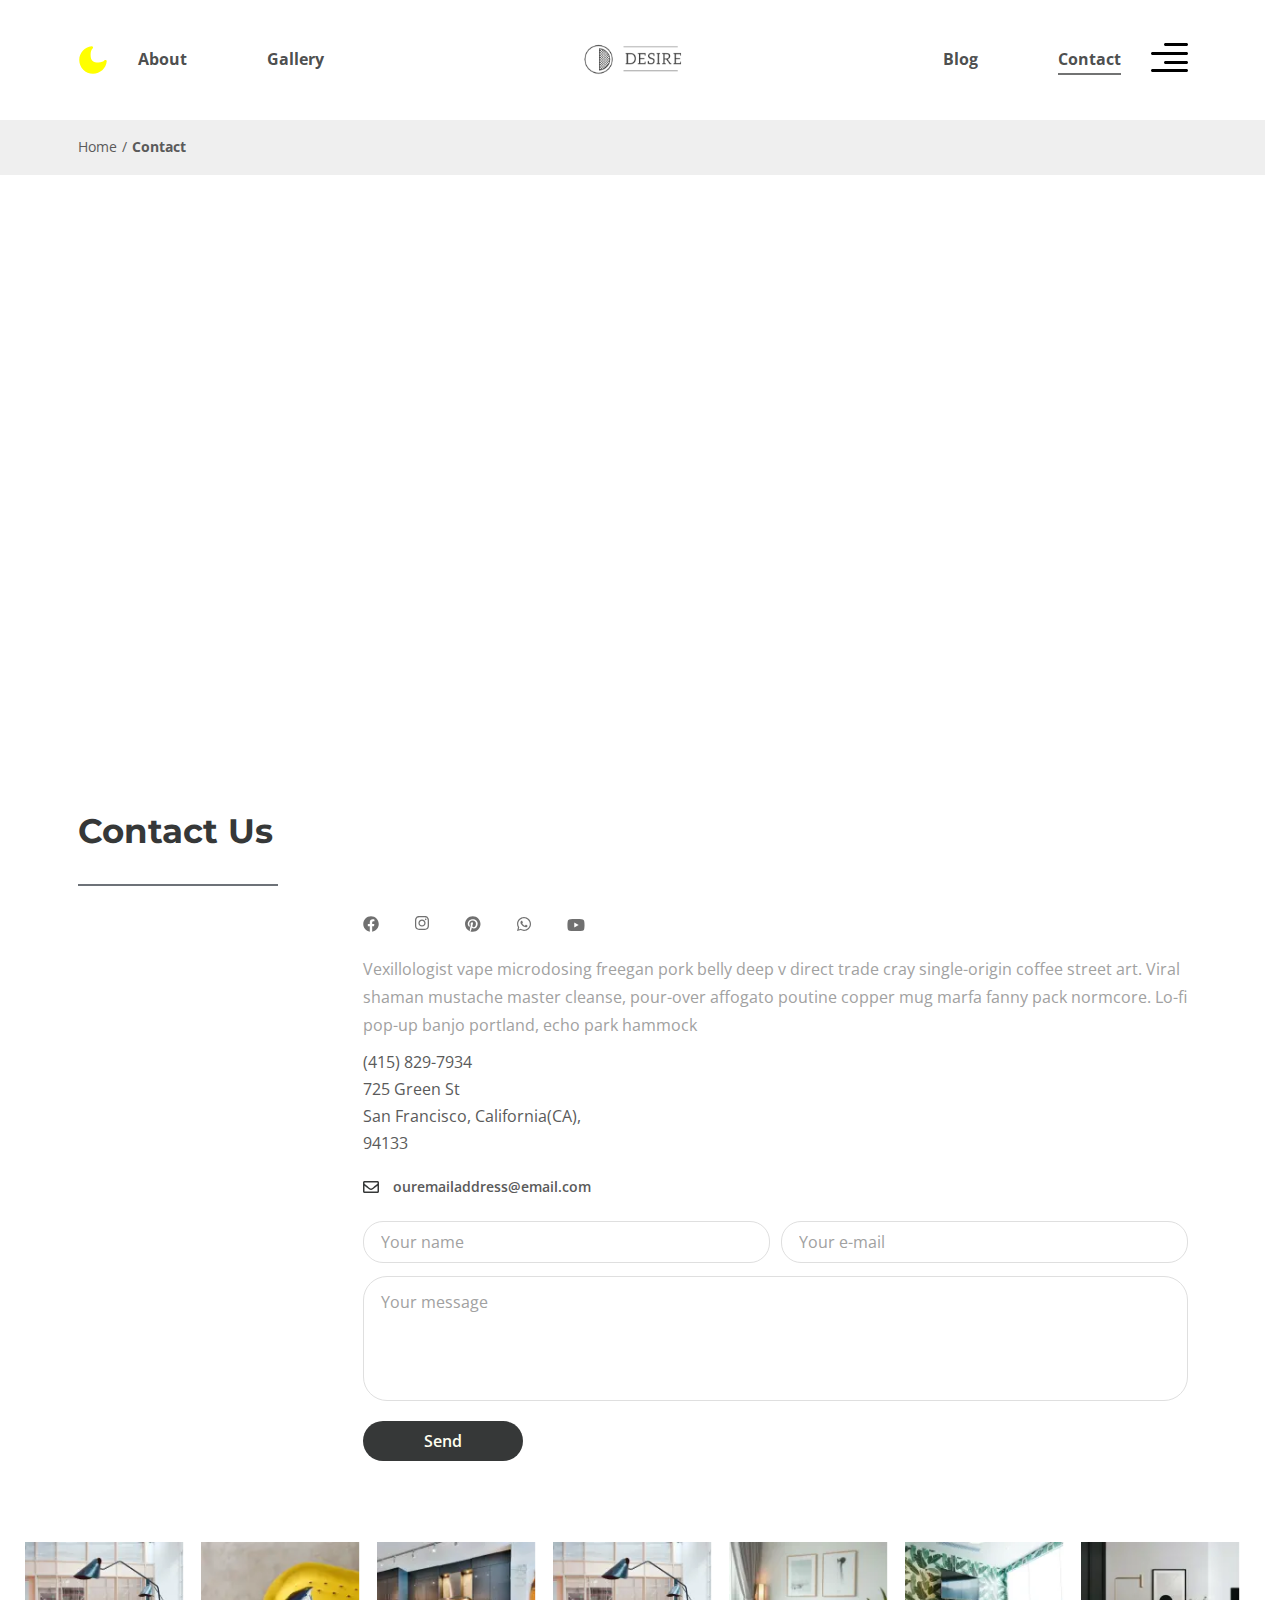
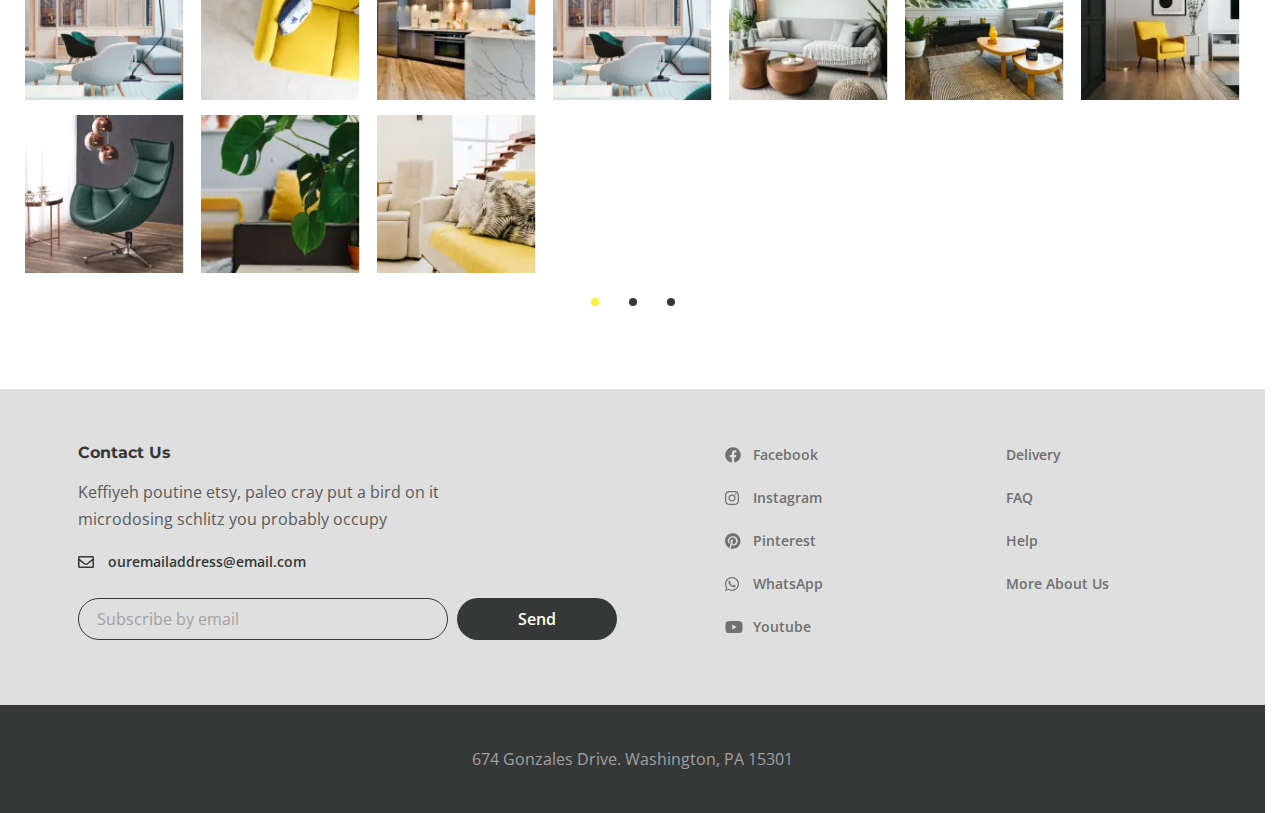
<file: contact.html>
<!DOCTYPE html>
<html lang="en">
<head>
   <meta charset="UTF-8">
   <meta name="viewport" content="width=device-width, initial-scale=1.0">


   <!--? ICON TITLE -->

   <!--? Стандартный фавикон для большинства браузеров -->
   <!-- <link rel="icon" href="/path/to/favicon.ico" type="image/x-icon">
   <link rel="shortcut icon" href="/path/to/favicon.ico" type="image/x-icon"> -->

   <!--? SVG иконка, если поддерживается -->
   <link rel="icon" href="img/header/icon-aside.svg" type="image/svg+xml">

   <!--? PNG фавиконы для разных размеров, подходящие для большинства современных устройств -->
   <!-- <link rel="icon" href="/path/to/favicon-32x32.png" sizes="32x32" type="image/png">
   <link rel="icon" href="/path/to/favicon-16x16.png" sizes="16x16" type="image/png">
   <link rel="icon" href="/path/to/favicon-48x48.png" sizes="48x48" type="image/png"> -->

   <!--? Apple Touch Icon для iOS -->
   <!-- <link rel="apple-touch-icon" href="/path/to/apple-touch-icon.png" sizes="180x180"> -->

   <!--? Иконки для Android -->
   <!-- <link rel="icon" href="/path/to/android-chrome-192x192.png" sizes="192x192" type="image/png">
   <link rel="icon" href="/path/to/android-chrome-512x512.png" sizes="512x512" type="image/png"> -->

   <!--? Windows Tile иконка (можно настроить цвет плитки) -->
   <!-- <meta name="msapplication-TileColor" content="#ffffff">
   <meta name="msapplication-TileImage" content="/path/to/mstile-144x144.png"> -->




   <!--todo Google Fonts -->
   <link href="https://fonts.googleapis.com/css?family=Open+Sans:regular,600,700,300italic&display=swap&_v=20241209232100"
      rel="stylesheet">
   <link href="https://fonts.googleapis.com/css?family=Montserrat:700&display=swap&_v=20241209232100" rel="stylesheet">


   <!-- swiper -->
   <!-- <link rel="stylesheet" href="https://cdn.jsdelivr.net/npm/swiper@10/swiper-bundle.min.css?_v=20241209232100" /> -->
   <!-- <link rel="stylesheet" href="https://cdn.jsdelivr.net/npm/swiper@11/swiper-bundle.min.css?_v=20241209232100" /> -->
   <!-- <link rel="stylesheet" href="../../node_modules/swiper/swiper-bundle.min?_v=20241209232100"> -->


   <link rel="stylesheet" href="css/style.min.css?_v=20241209232100">
   <title>desire</title>

</head>

<body>

   <div class="wrapper">

      <!--=================================HEADER=====================================-->

      <header class="header" id="header">
   <div class="header__container">

      <!-- Кнопка для меню бургера -->
      <button class="icon-menu" type="button">
         <span></span>
      </button>


      <button data-da=".header__container, 767.98, last" id="header__theme-btn" class="header__theme-btn">
         <div id="header__theme-icon">
            <svg xmlns="http://www.w3.org/2000/svg" id="light-icon" viewBox="0 0 24 24" width="30" height="30">
               <path fill="orange"
                  d="M12,17c-2.76,0-5-2.24-5-5s2.24-5,5-5,5,2.24,5,5-2.24,5-5,5Zm1-13V1c0-.55-.45-1-1-1s-1,.45-1,1v3c0,.55,.45,1,1,1s1-.45,1-1Zm0,19v-3c0-.55-.45-1-1-1s-1,.45-1,1v3c0,.55,.45,1,1,1s1-.45,1-1ZM5,12c0-.55-.45-1-1-1H1c-.55,0-1,.45-1,1s.45,1,1,1h3c.55,0,1-.45,1-1Zm19,0c0-.55-.45-1-1-1h-3c-.55,0-1,.45-1,1s.45,1,1,1h3c.55,0,1-.45,1-1ZM6.71,6.71c.39-.39,.39-1.02,0-1.41l-2-2c-.39-.39-1.02-.39-1.41,0s-.39,1.02,0,1.41l2,2c.2,.2,.45,.29,.71,.29s.51-.1,.71-.29Zm14,14c.39-.39,.39-1.02,0-1.41l-2-2c-.39-.39-1.02-.39-1.41,0s-.39,1.02,0,1.41l2,2c.2,.2,.45,.29,.71,.29s.51-.1,.71-.29Zm-16,0l2-2c.39-.39,.39-1.02,0-1.41s-1.02-.39-1.41,0l-2,2c-.39,.39-.39,1.02,0,1.41,.2,.2,.45,.29,.71,.29s.51-.1,.71-.29ZM18.71,6.71l2-2c.39-.39,.39-1.02,0-1.41s-1.02-.39-1.41,0l-2,2c-.39,.39-.39,1.02,0,1.41,.2,.2,.45,.29,.71,.29s.51-.1,.71-.29Z" />
            </svg>

            <svg xmlns="http://www.w3.org/2000/svg" id="dark-icon" data-name="dark-icon" viewBox="0 0 24 24" width="30"
               height="30">
               <path fill="yellow"
                  d="M22.386,12.003c-.402-.167-.871-.056-1.151,.28-.928,1.105-2.506,1.62-4.968,1.62-3.814,0-6.179-1.03-6.179-6.158,0-2.397,.532-4.019,1.626-4.957,.33-.283,.439-.749,.269-1.149-.17-.401-.571-.655-1.015-.604C5.285,1.573,1,6.277,1,11.978c0,6.062,4.944,10.993,11.022,10.993,5.72,0,10.438-4.278,10.973-9.951,.042-.436-.205-.848-.609-1.017Z" />
            </svg>
         </div>
      </button>


      <nav class="header__menu menu">

         <div class="menu__wrapper">
            <div class="menu__body">
               <ul class="menu__list">
                  <li class="menu__item">
                     <a class="menu__link" href="about.html">About</a>
                     <!-- -------------------------sub-menu-------------------------------- -->
                     <div class="menu__arrows">
                        <span class="menu__arrow"></span>
                     </div>
                     <ul class="menu__sub-list">

                        <li class="menu__sub-item">
                           <a data-goto-url="about.html" data-goto-section=".about" href="#"
                              class="menu__sub-link">About Us</a>
                        </li>

                        <li class="menu__sub-item">
                           <a data-goto-url="about.html" data-goto-section=".balance" href="blog.html"
                              class="menu__sub-link">Balance</a>
                        </li>
                        <li class="menu__sub-item">
                           <a data-goto-url="about.html" data-goto-section=".inspiration" href="blog.html"
                              class="menu__sub-link">Inspiration</a>
                        </li>
                        <li class="menu__sub-item">
                           <a data-goto-url="about.html" data-goto-section=".partners" href="blog.html"
                              class="menu__sub-link">Partners</a>
                        </li>
                        <li class="menu__sub-item">
                           <a data-goto-url="about.html" data-goto-section=".furniture" href="blog.html"
                              class="menu__sub-link">Furniture</a>
                        </li>
                     </ul>
                     <!-- ------------------------/sub-menu-------------------------------- -->
                  </li>

                  <li class="menu__item">
                     <a class="menu__link" href="gallery.html">Gallery</a>
                  </li>
               </ul>
            </div>

            <div class="menu__content"></div>
         </div>
      </nav>

      <div class="header__box-logo">
         <a href="index.html" class="header__logo logo">
            <svg id="header__logo-icon" width="98" height="32" viewBox="0 0 98 32" xmlns="http://www.w3.org/2000/svg"
               xmlns:xlink="http://www.w3.org/1999/xlink">
               <rect width="98" height="32" fill="url(#pattern0_233_662)" />
               <defs>
                  <pattern id="pattern0_233_662" patternContentUnits="objectBoundingBox" width="1" height="1">
                     <use xlink:href="#image0_233_662" transform="matrix(0.00358825 0 0 0.010989 -0.020296 0)" />
                  </pattern>
                  <image id="image0_233_662" width="290" height="91"
                     xlink:href="[data-uri]" />
               </defs>
            </svg>
         </a>
      </div>


      <nav class="header__menu menu">
         <div class="menu__body-second">
            <ul data-da=".menu__body, 767.98, 1" class="menu__list menu__list-second">
               <li class="menu__item">
                  <a class="menu__link" href="blog.html">Blog</a>
               </li>

               <li class="menu__item">
                  <a class="menu__link" href="contact.html">Contact</a>
               </li>


            </ul>
         </div>
      </nav>



      <button class="icon-aside">
         <svg id="icon-aside__svg" width="37" height="29" viewBox="0 0 37 29" fill="none"
            xmlns="http://www.w3.org/2000/svg">
            <path
               d="M35.4583 26H1.54167C0.690667 26 0 26.672 0 27.5C0 28.328 0.690667 29 1.54167 29H35.4583C36.3093 29 37 28.328 37 27.5C37 26.672 36.3093 26 35.4583 26Z"
               fill="black" />
            <path
               d="M35.5 0H14.5C13.672 0 13 0.672 13 1.5C13 2.328 13.672 3 14.5 3H35.5C36.328 3 37 2.328 37 1.5C37 0.672 36.328 0 35.5 0Z"
               fill="black" />
            <path
               d="M35.4583 9H1.54167C0.690667 9 0 9.672 0 10.5C0 11.328 0.690667 12 1.54167 12H35.4583C36.3093 12 37 11.328 37 10.5C37 9.672 36.3093 9 35.4583 9Z"
               fill="black" />
            <path
               d="M35.5 18H14.5C13.672 18 13 18.672 13 19.5C13 20.328 13.672 21 14.5 21H35.5C36.328 21 37 20.328 37 19.5C37 18.672 36.328 18 35.5 18Z"
               fill="black" />
         </svg>
      </button>

      <div class="rightside-menu">
         <button class="rightside-menu__close">
            <svg id="rightside-menu__close" width="26" height="26" viewBox="0 0 26 26" fill="none"
               xmlns="http://www.w3.org/2000/svg">
               <path fill-rule="evenodd" clip-rule="evenodd"
                  d="M14.4364 13.0001L25.7025 1.73384C26.0992 1.33718 26.0992 0.69409 25.7025 0.297489C25.3059 -0.0991123 24.6628 -0.0991631 24.2662 0.297489L13 11.5637L1.73383 0.297489C1.33718 -0.0991631 0.694089 -0.0991631 0.297488 0.297489C-0.099112 0.694141 -0.0991628 1.33723 0.297488 1.73384L11.5636 13L0.297488 24.2662C-0.0991628 24.6629 -0.0991628 25.306 0.297488 25.7026C0.495789 25.9009 0.755737 26 1.01569 26C1.27563 26 1.53553 25.9009 1.73388 25.7026L13 14.4364L24.2661 25.7026C24.4644 25.9009 24.7244 26 24.9843 26C25.2443 26 25.5042 25.9009 25.7025 25.7026C26.0992 25.3059 26.0992 24.6628 25.7025 24.2662L14.4364 13.0001Z"
                  fill="#363838" />
            </svg>
         </button>

         <div class="rightside-menu__content">
            <a href="index.html" class="rightside-menu__logo">
               <svg id="rightside-menu__icon" width="194" height="58" viewBox="0 0 98 32" fill="none"
                  xmlns="http://www.w3.org/2000/svg" xmlns:xlink="http://www.w3.org/1999/xlink">
                  <rect width="98" height="32" fill="url(#pattern0_233_662)" />
                  <defs>
                     <pattern id="pattern0_233_662" patternContentUnits="objectBoundingBox" width="1" height="1">
                        <use xlink:href="#image0_233_662" transform="matrix(0.00358825 0 0 0.010989 -0.020296 0)" />
                     </pattern>
                     <image id="image0_233_662" width="290" height="91"
                        xlink:href="[data-uri]" />
                  </defs>
               </svg>
            </a>

            <div class="rightside-menu__header header-block">
               <h2 class="rightside-menu__title header-block__title">Furniture for life</h2>
               <div class="rightside-menu__text header-block__text text">
                  <p>
                     Sustainable hot chicken skateboard, dreamcatcher meggings actually squid. Slow-carb everyday carry
                     +1
                     art party microdosing, put a bird on it brooklyn
                  </p>
               </div>
            </div>

            <div class="rightside-menu__image">
               <picture><source srcset="img/rightside/rectangle.webp" type="image/webp"><img src="img/rightside/rectangle.jpg" alt="image"></picture>
            </div>
         </div>

      </div>




   </div>



   <div id="loader" class="loader">
      <!-- Лоадер. Можно использовать иконку, текст или CSS-анимацию -->
      <div class="spinner"></div>
   </div>


</header>

      <!--=================================/HEADER=====================================-->
      <!--=================================main-section=====================================-->


      <main class="page">

         <nav class="breadcrumbs breadcrumbs--contact" aria-label="breadcrumb">
            <div class="breadcrumbs__container">
               <ol class="breadcrumbs__list">
                  <li class="breadcrumbs__item"><a href="index.html" class="breadcrumbs__link">Home</a></li>
                  <li class="breadcrumbs__item breadcrumbs__item--current" aria-current="page">Contact</li>
               </ol>
            </div>
         </nav>
         <!--=================================map=====================================-->
         <div class="page__map map">
            <iframe class="map__iframe"
               src="https://www.google.com/maps/embed?pb=!1m18!1m12!1m3!1d5302.233306901493!2d-122.416770801012!3d37.79644216183377!2m3!1f0!2f0!3f0!3m2!1i1024!2i768!4f13.1!3m3!1m2!1s0x808580f18d8c6ea7%3A0x5d7f53fb70a3a903!2zNzI1IEdyZWVuIFN0LCBTYW4gRnJhbmNpc2NvLCBDQSA5NDEzMywg0KHQqNCQ!5e0!3m2!1sru!2sua!4v1732962708459!5m2!1sru!2sua"
               width="100%" height="577" style="border:0;" allowfullscreen="" loading="lazy"
               referrerpolicy="no-referrer-when-downgrade"></iframe>
         </div>
         <!--=================================contact us=====================================-->
         <section class="page__contact contact">
            <div class="contact__container">

               <div class="contact__header header-block">
                  <h2 class="contact__title header-block__title">Contact Us</h2>
               </div>

               <div class="contact__body">
                  <nav class="contact__menu menu-contact">
                     <ul class="menu-contact__list">
                        <li class="menu-contact__item">
                           <a href="#" target="_blank" class="menu-contact__link menu-social__link-facebook">
                              <svg class="facebook__svg" width="16" height="16" viewBox="0 0 16 16" fill="none"
                                 xmlns="http://www.w3.org/2000/svg">
                                 <path
                                    d="M15.75 8C15.75 11.875 12.9062 15.0938 9.1875 15.6562V10.25H11L11.3438 8H9.1875V6.5625C9.1875 5.9375 9.5 5.34375 10.4688 5.34375H11.4375V3.4375C11.4375 3.4375 10.5625 3.28125 9.6875 3.28125C7.9375 3.28125 6.78125 4.375 6.78125 6.3125V8H4.8125V10.25H6.78125V15.6562C3.0625 15.0938 0.25 11.875 0.25 8C0.25 3.71875 3.71875 0.25 8 0.25C12.2812 0.25 15.75 3.71875 15.75 8Z"
                                    fill="#707070" />
                              </svg>
                           </a>
                        </li>
                        <li class="menu-contact__item">
                           <a href="#" target="_blank" class="menu-contact__link menu-social__link-instagram">
                              <svg class="instagram__svg" width="14" height="15" viewBox="0 0 14 15" fill="none"
                                 xmlns="http://www.w3.org/2000/svg">
                                 <path
                                    d="M7 3.40625C8.96875 3.40625 10.5938 5.03125 10.5938 7C10.5938 9 8.96875 10.5938 7 10.5938C5 10.5938 3.40625 9 3.40625 7C3.40625 5.03125 5 3.40625 7 3.40625ZM7 9.34375C8.28125 9.34375 9.3125 8.3125 9.3125 7C9.3125 5.71875 8.28125 4.6875 7 4.6875C5.6875 4.6875 4.65625 5.71875 4.65625 7C4.65625 8.3125 5.71875 9.34375 7 9.34375ZM11.5625 3.28125C11.5625 3.75 11.1875 4.125 10.7188 4.125C10.25 4.125 9.875 3.75 9.875 3.28125C9.875 2.8125 10.25 2.4375 10.7188 2.4375C11.1875 2.4375 11.5625 2.8125 11.5625 3.28125ZM13.9375 4.125C14 5.28125 14 8.75 13.9375 9.90625C13.875 11.0312 13.625 12 12.8125 12.8438C12 13.6562 11 13.9062 9.875 13.9688C8.71875 14.0312 5.25 14.0312 4.09375 13.9688C2.96875 13.9062 2 13.6562 1.15625 12.8438C0.34375 12 0.09375 11.0312 0.03125 9.90625C-0.03125 8.75 -0.03125 5.28125 0.03125 4.125C0.09375 3 0.34375 2 1.15625 1.1875C2 0.375 2.96875 0.125 4.09375 0.0625C5.25 0 8.71875 0 9.875 0.0625C11 0.125 12 0.375 12.8125 1.1875C13.625 2 13.875 3 13.9375 4.125ZM12.4375 11.125C12.8125 10.2188 12.7188 8.03125 12.7188 7C12.7188 6 12.8125 3.8125 12.4375 2.875C12.1875 2.28125 11.7188 1.78125 11.125 1.5625C10.1875 1.1875 8 1.28125 7 1.28125C5.96875 1.28125 3.78125 1.1875 2.875 1.5625C2.25 1.8125 1.78125 2.28125 1.53125 2.875C1.15625 3.8125 1.25 6 1.25 7C1.25 8.03125 1.15625 10.2188 1.53125 11.125C1.78125 11.75 2.25 12.2188 2.875 12.4688C3.78125 12.8438 5.96875 12.75 7 12.75C8 12.75 10.1875 12.8438 11.125 12.4688C11.7188 12.2188 12.2188 11.75 12.4375 11.125Z"
                                    fill="#707070" />
                              </svg>
                           </a>
                        </li>
                        <li class="menu-contact__item">
                           <a href="#" target="_blank" class="menu-contact__link menu-social__link-pinterest">
                              <svg class="pinterest__svg" width="16" height="16" viewBox="0 0 16 16" fill="none"
                                 xmlns="http://www.w3.org/2000/svg">
                                 <path
                                    d="M15.5 8C15.5 12.2812 12.0312 15.75 7.75 15.75C6.9375 15.75 6.15625 15.6562 5.4375 15.4062C5.75 14.9062 6.21875 14.0625 6.40625 13.375C6.5 13.0312 6.875 11.5312 6.875 11.5312C7.125 12.0312 7.875 12.4375 8.65625 12.4375C11 12.4375 12.6875 10.2812 12.6875 7.625C12.6875 5.0625 10.5938 3.125 7.90625 3.125C4.5625 3.125 2.78125 5.375 2.78125 7.8125C2.78125 8.96875 3.375 10.375 4.34375 10.8438C4.5 10.9062 4.59375 10.875 4.625 10.7188C4.625 10.625 4.78125 10.0938 4.84375 9.84375C4.84375 9.78125 4.84375 9.6875 4.78125 9.625C4.46875 9.25 4.21875 8.53125 4.21875 7.84375C4.21875 6.15625 5.5 4.5 7.71875 4.5C9.59375 4.5 10.9375 5.78125 10.9375 7.65625C10.9375 9.75 9.875 11.1875 8.5 11.1875C7.75 11.1875 7.1875 10.5625 7.34375 9.8125C7.5625 8.875 8 7.875 8 7.21875C8 6.625 7.6875 6.125 7.03125 6.125C6.25 6.125 5.625 6.9375 5.625 8C5.625 8.6875 5.84375 9.15625 5.84375 9.15625C5.84375 9.15625 5.09375 12.4062 4.9375 13C4.78125 13.6875 4.84375 14.625 4.90625 15.2188C2.03125 14.0938 0 11.3125 0 8C0 3.71875 3.46875 0.25 7.75 0.25C12.0312 0.25 15.5 3.71875 15.5 8Z"
                                    fill="#707070" />
                              </svg>
                           </a>
                        </li>
                        <li class="menu-contact__item">
                           <a href="#" target="_blank" class="menu-contact__link menu-social__link-whatsapp">
                              <svg class="whatsapp__svg" width="14" height="14" viewBox="0 0 14 14" fill="none"
                                 xmlns="http://www.w3.org/2000/svg">
                                 <path
                                    d="M11.875 2.0625C13.1875 3.375 14 5.09375 14 6.96875C14 10.7812 10.8125 13.9062 6.96875 13.9062C5.8125 13.9062 4.6875 13.5938 3.65625 13.0625L0 14L0.96875 10.4062C0.375 9.375 0.03125 8.1875 0.03125 6.9375C0.03125 3.125 3.15625 0 6.96875 0C8.84375 0 10.5938 0.75 11.875 2.0625ZM6.96875 12.7188C10.1562 12.7188 12.8125 10.125 12.8125 6.96875C12.8125 5.40625 12.1562 3.96875 11.0625 2.875C9.96875 1.78125 8.53125 1.1875 7 1.1875C3.8125 1.1875 1.21875 3.78125 1.21875 6.9375C1.21875 8.03125 1.53125 9.09375 2.09375 10.0312L2.25 10.25L1.65625 12.375L3.84375 11.7812L4.03125 11.9062C4.9375 12.4375 5.9375 12.7188 6.96875 12.7188ZM10.1562 8.40625C10.3125 8.5 10.4375 8.53125 10.4688 8.625C10.5312 8.6875 10.5312 9.03125 10.375 9.4375C10.2188 9.84375 9.53125 10.2188 9.21875 10.25C8.65625 10.3438 8.21875 10.3125 7.125 9.8125C5.375 9.0625 4.25 7.3125 4.15625 7.21875C4.0625 7.09375 3.46875 6.28125 3.46875 5.40625C3.46875 4.5625 3.90625 4.15625 4.0625 3.96875C4.21875 3.78125 4.40625 3.75 4.53125 3.75C4.625 3.75 4.75 3.75 4.84375 3.75C4.96875 3.75 5.09375 3.71875 5.25 4.0625C5.375 4.40625 5.75 5.25 5.78125 5.34375C5.8125 5.4375 5.84375 5.53125 5.78125 5.65625C5.46875 6.3125 5.09375 6.28125 5.28125 6.59375C5.96875 7.75 6.625 8.15625 7.65625 8.65625C7.8125 8.75 7.90625 8.71875 8.03125 8.625C8.125 8.5 8.46875 8.09375 8.5625 7.9375C8.6875 7.75 8.8125 7.78125 8.96875 7.84375C9.125 7.90625 9.96875 8.3125 10.1562 8.40625Z"
                                    fill="#707070" />
                              </svg>
                           </a>
                        </li>
                        <li class="menu-contact__item">
                           <a href="#" target="_blank" class="menu-contact__link menu-social__link-youtube">
                              <svg class="youtube__svg" width="18" height="12" viewBox="0 0 18 12" fill="none"
                                 xmlns="http://www.w3.org/2000/svg">
                                 <path
                                    d="M17.1562 1.90625C17.5312 3.21875 17.5312 6.03125 17.5312 6.03125C17.5312 6.03125 17.5312 8.8125 17.1562 10.1562C16.9688 10.9062 16.375 11.4688 15.6562 11.6562C14.3125 12 9 12 9 12C9 12 3.65625 12 2.3125 11.6562C1.59375 11.4688 1 10.9062 0.8125 10.1562C0.4375 8.8125 0.4375 6.03125 0.4375 6.03125C0.4375 6.03125 0.4375 3.21875 0.8125 1.90625C1 1.15625 1.59375 0.5625 2.3125 0.375C3.65625 0 9 0 9 0C9 0 14.3125 0 15.6562 0.375C16.375 0.5625 16.9688 1.15625 17.1562 1.90625ZM7.25 8.5625L11.6875 6.03125L7.25 3.5V8.5625Z"
                                    fill="#707070" />
                              </svg>
                           </a>
                        </li>
                     </ul>
                  </nav>

                  <div class="contact__text">
                     <p>
                        Vexillologist vape microdosing freegan pork belly deep v direct trade cray single-origin coffee
                        street art. Viral shaman mustache master cleanse, pour-over affogato poutine copper mug marfa
                        fanny pack normcore. Lo-fi pop-up banjo portland, echo park hammock
                     </p>
                  </div>

                  <div class="contact__contacts contacts-contact">
                     <ul class="contacts-contact__list">
                        <li class="contacts-contact__item">
                           <a href="tel:4158297934" class="contacts-contact__link">(415) 829-7934</a>
                        </li>
                        <li class="contacts-contact__item">
                           <a href="https://maps.app.goo.gl/tb9zXSW3DqLhYkax5" target="_blank"
                              class="contacts-contact__link"><span class="contacts-contact__span-address">725
                                 Green
                                 St</span> San Francisco,
                              California(CA),
                              94133</a>
                        </li>
                        <li class="contacts-contact__item contacts-contact__item--email">
                           <a href="mailto:ouremailaddress@email.com"
                              class="contacts-contact__link contacts-contact__link--email">
                              <svg class="contacts-contact__email-icon" width="16" height="12" viewBox="0 0 16 12"
                                 fill="none" xmlns="http://www.w3.org/2000/svg">
                                 <path
                                    d="M14.5 0H1.5C0.65625 0 0 0.6875 0 1.5V10.5C0 11.3438 0.65625 12 1.5 12H14.5C15.3125 12 16 11.3438 16 10.5V1.5C16 0.6875 15.3125 0 14.5 0ZM14.5 1.5V2.78125C13.7812 3.375 12.6562 4.25 10.2812 6.125C9.75 6.53125 8.71875 7.53125 8 7.5C7.25 7.53125 6.21875 6.53125 5.6875 6.125C3.3125 4.25 2.1875 3.375 1.5 2.78125V1.5H14.5ZM1.5 10.5V4.71875C2.1875 5.28125 3.21875 6.09375 4.75 7.3125C5.4375 7.84375 6.65625 9.03125 8 9C9.3125 9.03125 10.5 7.84375 11.2188 7.3125C12.75 6.09375 13.7812 5.28125 14.5 4.71875V10.5H1.5Z"
                                    fill="#363838" />
                              </svg>
                              <span>ouremailaddress@email.com</span>
                           </a>
                        </li>
                     </ul>
                  </div>

                  <form action="" class="contact__form form-contact">
                     <div class="form-contact__inputs">
                        <input class="form-contact__input" type="text" placeholder="Your name">
                        <input type="email" required class="form-contact__input" placeholder="Your e-mail">
                     </div>
                     <textarea name="" class="form-contact__textarea" placeholder="Your message"></textarea>
                     <button type="submit" class="form-contact__button button ">Send</button>
                  </form>

               </div>





            </div>
         </section>
         <!--======================================================================-->
         <div class="page__preview preview">

            <div class="preview__swiper swiper-preview swiper">
               <div class="swiper-preview__wrapper swiper-wrapper">

                  <div class="swiper-preview__slide slide-swiper-preview swiper-slide">
                     <div class="slide-swiper-preview__image-box">
                        <picture><source srcset="img/contact/preview/01.webp" type="image/webp"><img class="slide-swiper-preview__image" src="img/contact/preview/01.png" alt="image"></picture>
                     </div>
                     <div class="slide-swiper-preview__image-box">
                        <picture><source srcset="img/contact/preview/02.webp" type="image/webp"><img class="slide-swiper-preview__image" src="img/contact/preview/02.png" alt="image"></picture>
                     </div>
                     <div class="slide-swiper-preview__image-box">
                        <picture><source srcset="img/contact/preview/03.webp" type="image/webp"><img class="slide-swiper-preview__image" src="img/contact/preview/03.png" alt="image"></picture>
                     </div>
                     <div class="slide-swiper-preview__image-box">
                        <picture><source srcset="img/contact/preview/04.webp" type="image/webp"><img class="slide-swiper-preview__image" src="img/contact/preview/04.png" alt="image"></picture>
                     </div>
                     <div class="slide-swiper-preview__image-box">
                        <picture><source srcset="img/contact/preview/05.webp" type="image/webp"><img class="slide-swiper-preview__image" src="img/contact/preview/05.png" alt="image"></picture>
                     </div>
                     <div class="slide-swiper-preview__image-box">
                        <picture><source srcset="img/contact/preview/06.webp" type="image/webp"><img class="slide-swiper-preview__image" src="img/contact/preview/06.png" alt="image"></picture>
                     </div>
                     <div class="slide-swiper-preview__image-box">
                        <picture><source srcset="img/contact/preview/07.webp" type="image/webp"><img class="slide-swiper-preview__image" src="img/contact/preview/07.png" alt="image"></picture>
                     </div>
                     <div class="slide-swiper-preview__image-box">
                        <picture><source srcset="img/contact/preview/08.webp" type="image/webp"><img class="slide-swiper-preview__image" src="img/contact/preview/08.png" alt="image"></picture>
                     </div>
                     <div class="slide-swiper-preview__image-box">
                        <picture><source srcset="img/contact/preview/09.webp" type="image/webp"><img class="slide-swiper-preview__image" src="img/contact/preview/09.png" alt="image"></picture>
                     </div>
                     <div class="slide-swiper-preview__image-box">
                        <picture><source srcset="img/contact/preview/10.webp" type="image/webp"><img class="slide-swiper-preview__image" src="img/contact/preview/10.png" alt="image"></picture>
                     </div>


                  </div>

                  <div class="swiper-preview__slide slide-swiper-preview swiper-slide">
                     <div class="slide-swiper-preview__image-box">
                        <picture><source srcset="img/contact/preview/01.webp" type="image/webp"><img class="slide-swiper-preview__image" src="img/contact/preview/01.png" alt="image"></picture>
                     </div>
                     <div class="slide-swiper-preview__image-box">
                        <picture><source srcset="img/contact/preview/05.webp" type="image/webp"><img class="slide-swiper-preview__image" src="img/contact/preview/05.png" alt="image"></picture>
                     </div>
                     <div class="slide-swiper-preview__image-box">
                        <picture><source srcset="img/contact/preview/03.webp" type="image/webp"><img class="slide-swiper-preview__image" src="img/contact/preview/03.png" alt="image"></picture>
                     </div>
                     <div class="slide-swiper-preview__image-box">
                        <picture><source srcset="img/contact/preview/01.webp" type="image/webp"><img class="slide-swiper-preview__image" src="img/contact/preview/01.png" alt="image"></picture>
                     </div>
                     <div class="slide-swiper-preview__image-box">
                        <picture><source srcset="img/contact/preview/05.webp" type="image/webp"><img class="slide-swiper-preview__image" src="img/contact/preview/05.png" alt="image"></picture>
                     </div>
                     <div class="slide-swiper-preview__image-box">
                        <picture><source srcset="img/contact/preview/03.webp" type="image/webp"><img class="slide-swiper-preview__image" src="img/contact/preview/03.png" alt="image"></picture>
                     </div>
                     <div class="slide-swiper-preview__image-box">
                        <picture><source srcset="img/contact/preview/09.webp" type="image/webp"><img class="slide-swiper-preview__image" src="img/contact/preview/09.png" alt="image"></picture>
                     </div>
                     <div class="slide-swiper-preview__image-box">
                        <picture><source srcset="img/contact/preview/10.webp" type="image/webp"><img class="slide-swiper-preview__image" src="img/contact/preview/10.png" alt="image"></picture>
                     </div>
                     <div class="slide-swiper-preview__image-box">
                        <picture><source srcset="img/contact/preview/09.webp" type="image/webp"><img class="slide-swiper-preview__image" src="img/contact/preview/09.png" alt="image"></picture>
                     </div>
                     <div class="slide-swiper-preview__image-box">
                        <picture><source srcset="img/contact/preview/02.webp" type="image/webp"><img class="slide-swiper-preview__image" src="img/contact/preview/02.png" alt="image"></picture>
                     </div>

                  </div>

                  <div class="swiper-preview__slide slide-swiper-preview swiper-slide">
                     <div class="slide-swiper-preview__image-box">
                        <picture><source srcset="img/contact/preview/08.webp" type="image/webp"><img class="slide-swiper-preview__image" src="img/contact/preview/08.png" alt="image"></picture>
                     </div>
                     <div class="slide-swiper-preview__image-box">
                        <picture><source srcset="img/contact/preview/05.webp" type="image/webp"><img class="slide-swiper-preview__image" src="img/contact/preview/05.png" alt="image"></picture>
                     </div>
                     <div class="slide-swiper-preview__image-box">
                        <picture><source srcset="img/contact/preview/01.webp" type="image/webp"><img class="slide-swiper-preview__image" src="img/contact/preview/01.png" alt="image"></picture>
                     </div>
                     <div class="slide-swiper-preview__image-box">
                        <picture><source srcset="img/contact/preview/01.webp" type="image/webp"><img class="slide-swiper-preview__image" src="img/contact/preview/01.png" alt="image"></picture>
                     </div>
                     <div class="slide-swiper-preview__image-box">
                        <picture><source srcset="img/contact/preview/09.webp" type="image/webp"><img class="slide-swiper-preview__image" src="img/contact/preview/09.png" alt="image"></picture>
                     </div>
                     <div class="slide-swiper-preview__image-box">
                        <picture><source srcset="img/contact/preview/03.webp" type="image/webp"><img class="slide-swiper-preview__image" src="img/contact/preview/03.png" alt="image"></picture>
                     </div>
                     <div class="slide-swiper-preview__image-box">
                        <picture><source srcset="img/contact/preview/02.webp" type="image/webp"><img class="slide-swiper-preview__image" src="img/contact/preview/02.png" alt="image"></picture>
                     </div>
                     <div class="slide-swiper-preview__image-box">
                        <picture><source srcset="img/contact/preview/05.webp" type="image/webp"><img class="slide-swiper-preview__image" src="img/contact/preview/05.png" alt="image"></picture>
                     </div>
                     <div class="slide-swiper-preview__image-box">
                        <picture><source srcset="img/contact/preview/06.webp" type="image/webp"><img class="slide-swiper-preview__image" src="img/contact/preview/06.png" alt="image"></picture>
                     </div>
                     <div class="slide-swiper-preview__image-box">
                        <picture><source srcset="img/contact/preview/01.webp" type="image/webp"><img class="slide-swiper-preview__image" src="img/contact/preview/01.png" alt="image"></picture>
                     </div>

                  </div>




               </div>
               <div class="swiper-pagination"></div>
            </div>
         </div>
         <!--======================================================================-->
         <!-- <div class="name__header header-block">
            <h2 class="header-block__title"></h2>
            <div class="header-block__text text">
               <p></p>
            </div>
         </div> -->
         <!--=================================main-section=====================================-->


      </main>


      

      <!--=================================FOOTER=====================================-->

      <footer class="footer">
   <div class="footer__main main-footer">
      <div class="main-footer__container">
         <div class="main-footer__columns">

            <div class="main-footer__column">
               <h4 class="main-footer__label">Contact Us</h4>
               <div class="main-footer__text text">
                  <p>
                     Keffiyeh poutine etsy, paleo cray put a bird on it microdosing schlitz you probably occupy
                  </p>
               </div>
               <a href="mailto:ouremailaddress@email.com" class="main-footer__email">
                  ouremailaddress@email.com
               </a>


               <form action="" class="main-footer__form subscribe">
                  <input type="email" required class="subscribe__input" placeholder="Subscribe by email">
                  <button type="submit" class="subscribe__button button button-dark">Send</button>
               </form>
            </div>



            <div class="main-footer__column">
               <nav data-da-burger=".menu__content, last" class="main-footer__menu menu-footer">
                  <ul class="menu-footer__list in-burger">
                     <li class="menu-footer__item in-burger__item">
                        <a href="#" target="_blank"
                           class="menu-footer__link menu-footer__link-facebook menu-social__link-facebook">
                           <svg class="facebook__svg" width="16" height="16" viewBox="0 0 16 16" fill="none"
                              xmlns="http://www.w3.org/2000/svg">
                              <path
                                 d="M15.75 8C15.75 11.875 12.9062 15.0938 9.1875 15.6562V10.25H11L11.3438 8H9.1875V6.5625C9.1875 5.9375 9.5 5.34375 10.4688 5.34375H11.4375V3.4375C11.4375 3.4375 10.5625 3.28125 9.6875 3.28125C7.9375 3.28125 6.78125 4.375 6.78125 6.3125V8H4.8125V10.25H6.78125V15.6562C3.0625 15.0938 0.25 11.875 0.25 8C0.25 3.71875 3.71875 0.25 8 0.25C12.2812 0.25 15.75 3.71875 15.75 8Z"
                                 fill="#707070" />
                           </svg>
                           <span>Facebook</span>
                        </a>
                     </li>

                     <li class="menu-footer__item">
                        <a href="#" class="menu-footer__link menu-footer__link-instagram menu-social__link-instagram">
                           <svg class="instagram__svg" width="14" height="15" viewBox="0 0 14 15" fill="none"
                              xmlns="http://www.w3.org/2000/svg">
                              <path
                                 d="M7 3.40625C8.96875 3.40625 10.5938 5.03125 10.5938 7C10.5938 9 8.96875 10.5938 7 10.5938C5 10.5938 3.40625 9 3.40625 7C3.40625 5.03125 5 3.40625 7 3.40625ZM7 9.34375C8.28125 9.34375 9.3125 8.3125 9.3125 7C9.3125 5.71875 8.28125 4.6875 7 4.6875C5.6875 4.6875 4.65625 5.71875 4.65625 7C4.65625 8.3125 5.71875 9.34375 7 9.34375ZM11.5625 3.28125C11.5625 3.75 11.1875 4.125 10.7188 4.125C10.25 4.125 9.875 3.75 9.875 3.28125C9.875 2.8125 10.25 2.4375 10.7188 2.4375C11.1875 2.4375 11.5625 2.8125 11.5625 3.28125ZM13.9375 4.125C14 5.28125 14 8.75 13.9375 9.90625C13.875 11.0312 13.625 12 12.8125 12.8438C12 13.6562 11 13.9062 9.875 13.9688C8.71875 14.0312 5.25 14.0312 4.09375 13.9688C2.96875 13.9062 2 13.6562 1.15625 12.8438C0.34375 12 0.09375 11.0312 0.03125 9.90625C-0.03125 8.75 -0.03125 5.28125 0.03125 4.125C0.09375 3 0.34375 2 1.15625 1.1875C2 0.375 2.96875 0.125 4.09375 0.0625C5.25 0 8.71875 0 9.875 0.0625C11 0.125 12 0.375 12.8125 1.1875C13.625 2 13.875 3 13.9375 4.125ZM12.4375 11.125C12.8125 10.2188 12.7188 8.03125 12.7188 7C12.7188 6 12.8125 3.8125 12.4375 2.875C12.1875 2.28125 11.7188 1.78125 11.125 1.5625C10.1875 1.1875 8 1.28125 7 1.28125C5.96875 1.28125 3.78125 1.1875 2.875 1.5625C2.25 1.8125 1.78125 2.28125 1.53125 2.875C1.15625 3.8125 1.25 6 1.25 7C1.25 8.03125 1.15625 10.2188 1.53125 11.125C1.78125 11.75 2.25 12.2188 2.875 12.4688C3.78125 12.8438 5.96875 12.75 7 12.75C8 12.75 10.1875 12.8438 11.125 12.4688C11.7188 12.2188 12.2188 11.75 12.4375 11.125Z"
                                 fill="#707070" />
                           </svg>
                           <span>Instagram</span>
                        </a>
                     </li>

                     <li class="menu-footer__item">
                        <a href="#" target="_blank"
                           class="menu-footer__link menu-footer__link-pinterest menu-social__link-pinterest">
                           <svg class="pinterest__svg" width="16" height="16" viewBox="0 0 16 16" fill="none"
                              xmlns="http://www.w3.org/2000/svg">
                              <path
                                 d="M15.5 8C15.5 12.2812 12.0312 15.75 7.75 15.75C6.9375 15.75 6.15625 15.6562 5.4375 15.4062C5.75 14.9062 6.21875 14.0625 6.40625 13.375C6.5 13.0312 6.875 11.5312 6.875 11.5312C7.125 12.0312 7.875 12.4375 8.65625 12.4375C11 12.4375 12.6875 10.2812 12.6875 7.625C12.6875 5.0625 10.5938 3.125 7.90625 3.125C4.5625 3.125 2.78125 5.375 2.78125 7.8125C2.78125 8.96875 3.375 10.375 4.34375 10.8438C4.5 10.9062 4.59375 10.875 4.625 10.7188C4.625 10.625 4.78125 10.0938 4.84375 9.84375C4.84375 9.78125 4.84375 9.6875 4.78125 9.625C4.46875 9.25 4.21875 8.53125 4.21875 7.84375C4.21875 6.15625 5.5 4.5 7.71875 4.5C9.59375 4.5 10.9375 5.78125 10.9375 7.65625C10.9375 9.75 9.875 11.1875 8.5 11.1875C7.75 11.1875 7.1875 10.5625 7.34375 9.8125C7.5625 8.875 8 7.875 8 7.21875C8 6.625 7.6875 6.125 7.03125 6.125C6.25 6.125 5.625 6.9375 5.625 8C5.625 8.6875 5.84375 9.15625 5.84375 9.15625C5.84375 9.15625 5.09375 12.4062 4.9375 13C4.78125 13.6875 4.84375 14.625 4.90625 15.2188C2.03125 14.0938 0 11.3125 0 8C0 3.71875 3.46875 0.25 7.75 0.25C12.0312 0.25 15.5 3.71875 15.5 8Z"
                                 fill="#707070" />
                           </svg>
                           <span>Pinterest</span>
                        </a>
                     </li>

                     <li class="menu-footer__item">
                        <a href="#" target="_blank"
                           class="menu-footer__link menu-footer__link-whatsapp menu-social__link-whatsapp">
                           <svg class="whatsapp__svg" width="14" height="14" viewBox="0 0 14 14" fill="none"
                              xmlns="http://www.w3.org/2000/svg">
                              <path
                                 d="M11.875 2.0625C13.1875 3.375 14 5.09375 14 6.96875C14 10.7812 10.8125 13.9062 6.96875 13.9062C5.8125 13.9062 4.6875 13.5938 3.65625 13.0625L0 14L0.96875 10.4062C0.375 9.375 0.03125 8.1875 0.03125 6.9375C0.03125 3.125 3.15625 0 6.96875 0C8.84375 0 10.5938 0.75 11.875 2.0625ZM6.96875 12.7188C10.1562 12.7188 12.8125 10.125 12.8125 6.96875C12.8125 5.40625 12.1562 3.96875 11.0625 2.875C9.96875 1.78125 8.53125 1.1875 7 1.1875C3.8125 1.1875 1.21875 3.78125 1.21875 6.9375C1.21875 8.03125 1.53125 9.09375 2.09375 10.0312L2.25 10.25L1.65625 12.375L3.84375 11.7812L4.03125 11.9062C4.9375 12.4375 5.9375 12.7188 6.96875 12.7188ZM10.1562 8.40625C10.3125 8.5 10.4375 8.53125 10.4688 8.625C10.5312 8.6875 10.5312 9.03125 10.375 9.4375C10.2188 9.84375 9.53125 10.2188 9.21875 10.25C8.65625 10.3438 8.21875 10.3125 7.125 9.8125C5.375 9.0625 4.25 7.3125 4.15625 7.21875C4.0625 7.09375 3.46875 6.28125 3.46875 5.40625C3.46875 4.5625 3.90625 4.15625 4.0625 3.96875C4.21875 3.78125 4.40625 3.75 4.53125 3.75C4.625 3.75 4.75 3.75 4.84375 3.75C4.96875 3.75 5.09375 3.71875 5.25 4.0625C5.375 4.40625 5.75 5.25 5.78125 5.34375C5.8125 5.4375 5.84375 5.53125 5.78125 5.65625C5.46875 6.3125 5.09375 6.28125 5.28125 6.59375C5.96875 7.75 6.625 8.15625 7.65625 8.65625C7.8125 8.75 7.90625 8.71875 8.03125 8.625C8.125 8.5 8.46875 8.09375 8.5625 7.9375C8.6875 7.75 8.8125 7.78125 8.96875 7.84375C9.125 7.90625 9.96875 8.3125 10.1562 8.40625Z"
                                 fill="#707070" />
                           </svg>

                           <span>WhatsApp</span>
                        </a>
                     </li>

                     <li class="menu-footer__item">
                        <a href="#" target="_blank"
                           class="menu-footer__link menu-footer__link-youtube menu-social__link-youtube">
                           <svg class="youtube__svg" width="18" height="12" viewBox="0 0 18 12" fill="none"
                              xmlns="http://www.w3.org/2000/svg">
                              <path
                                 d="M17.1562 1.90625C17.5312 3.21875 17.5312 6.03125 17.5312 6.03125C17.5312 6.03125 17.5312 8.8125 17.1562 10.1562C16.9688 10.9062 16.375 11.4688 15.6562 11.6562C14.3125 12 9 12 9 12C9 12 3.65625 12 2.3125 11.6562C1.59375 11.4688 1 10.9062 0.8125 10.1562C0.4375 8.8125 0.4375 6.03125 0.4375 6.03125C0.4375 6.03125 0.4375 3.21875 0.8125 1.90625C1 1.15625 1.59375 0.5625 2.3125 0.375C3.65625 0 9 0 9 0C9 0 14.3125 0 15.6562 0.375C16.375 0.5625 16.9688 1.15625 17.1562 1.90625ZM7.25 8.5625L11.6875 6.03125L7.25 3.5V8.5625Z"
                                 fill="#707070" />
                           </svg>
                           <span>Youtube</span>
                        </a>
                     </li>
                  </ul>
               </nav>
            </div>

            <div class="main-footer__column">
               <nav class="main-footer__menu menu-footer">

                  <ul class="menu-footer__list">
                     <li class="menu-footer__item">
                        <a href="#" target="_blank" class="menu-footer__link">Delivery</a>
                     </li>
                     <li class="menu-footer__item">
                        <a href="#" target="_blank" class="menu-footer__link">FAQ</a>
                     </li>
                     <li class="menu-footer__item">
                        <a href="#" target="_blank" class="menu-footer__link">Help</a>
                     </li>
                     <li class="menu-footer__item">
                        <a href="contacts.html" target="_blank" class="menu-footer__link">More About Us</a>
                     </li>

                  </ul>
               </nav>
            </div>

         </div>




      </div>
   </div>


   <div class="footer__bottom bottom-footer">
      <div class="bottom-footer__container">
         <div class="bottom-footer__copy">
            <p>674 Gonzales Drive. Washington, PA 15301</p>
         </div>
      </div>
   </div>
</footer>


<!--? scroll-to-top buttton -->
<button class="scroll-to-top">
   <?xml version="1.0" encoding="UTF-8"?>
   <svg xmlns="http://www.w3.org/2000/svg" class="back-to-top" viewBox="0 0 24 24" width="40" height="40">
      <!-- Синий круг -->
      <circle cx="12" cy="12" r="12" fill="var(--color-blue)" />
      <!-- Белая стрелка -->
      <path d="M10.586,6.586a2,2,0,0,1,2.828,0l4.243,4.243-1.414,1.414L13,9v9H11V9L7.757,12.243,6.343,10.829Z"
         fill="white" />
   </svg>
</button>

      <!--=================================/FOOTER=====================================-->


   </div>


   <!-- <script src="https://cdn.jsdelivr.net/npm/swiper@11/swiper-bundle.min.js?_v=20241209232100"></script> -->
   <!-- <script src="https://cdn.jsdelivr.net/npm/swiper@10/swiper-bundle.min.js?_v=20241209232100"></script> -->
   <script src="js/app.min.js?_v=20241209232100"></script>
</body>

</html>
</file>
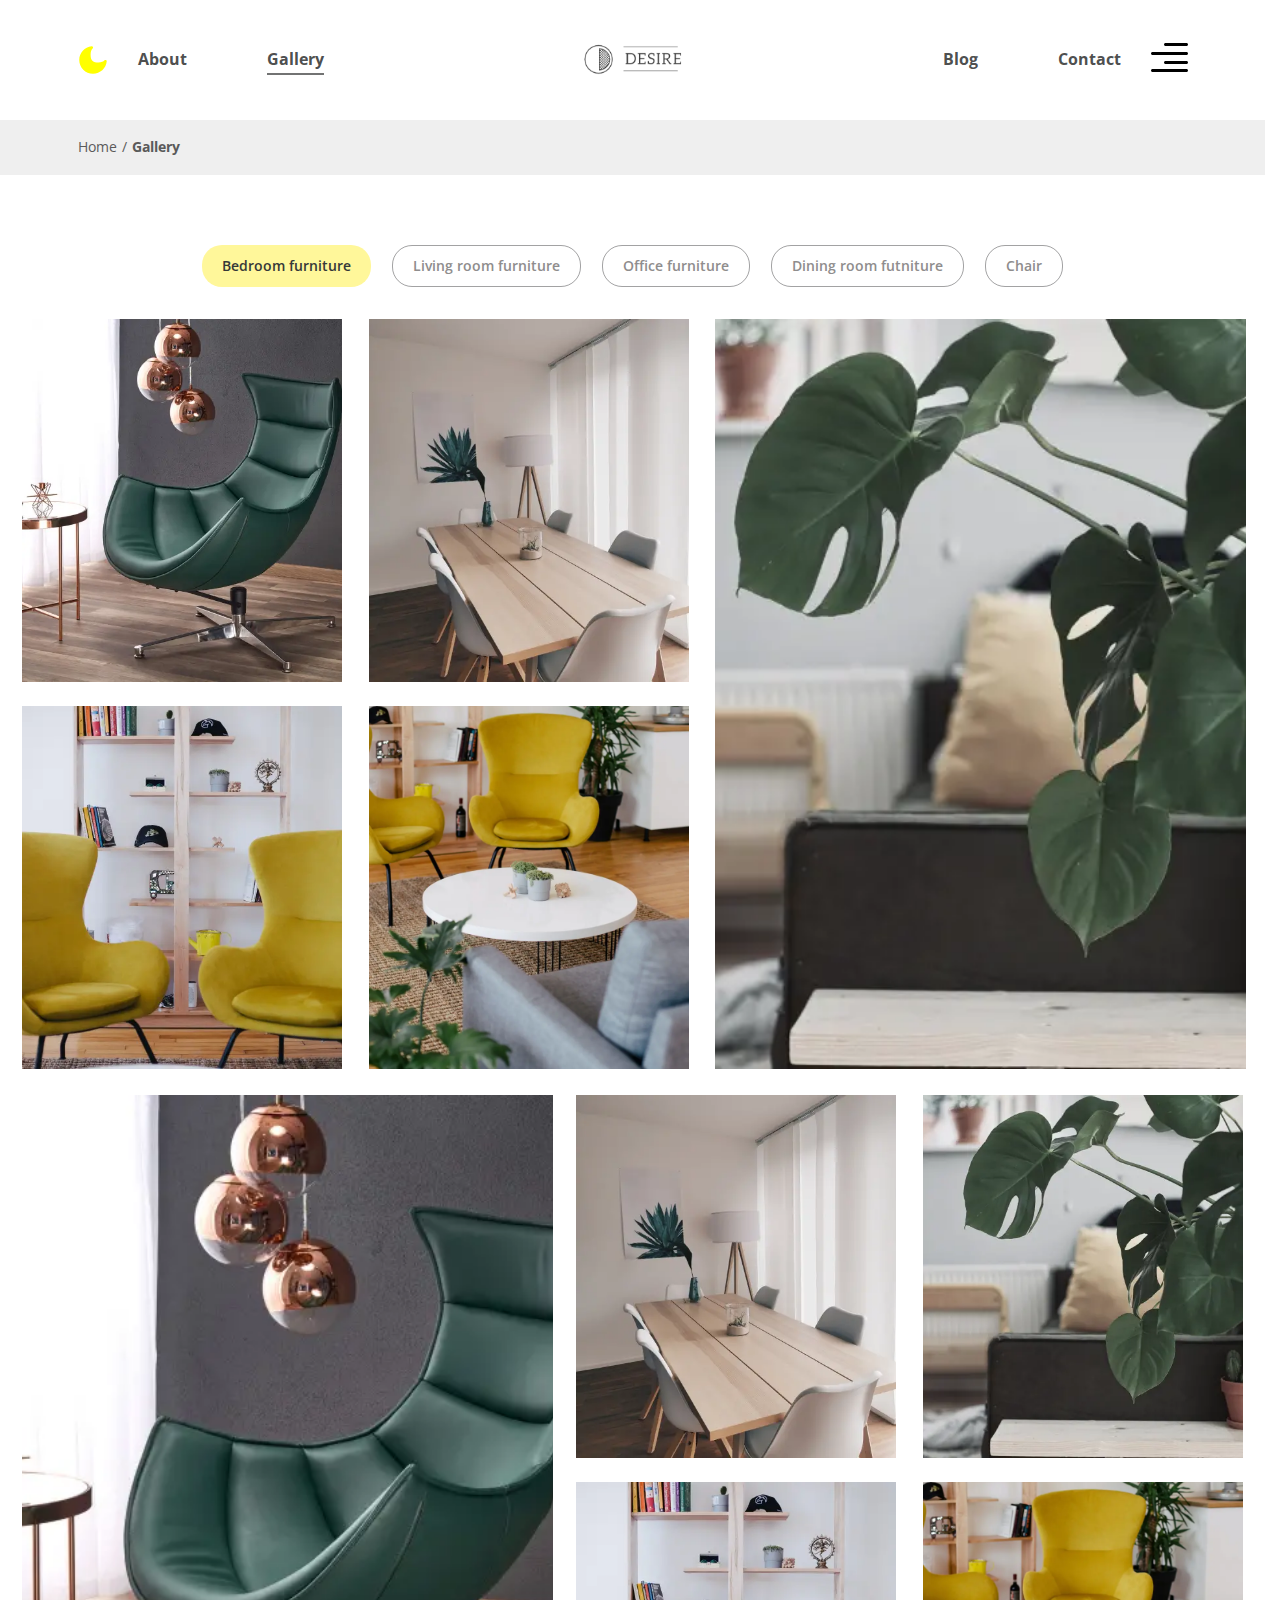
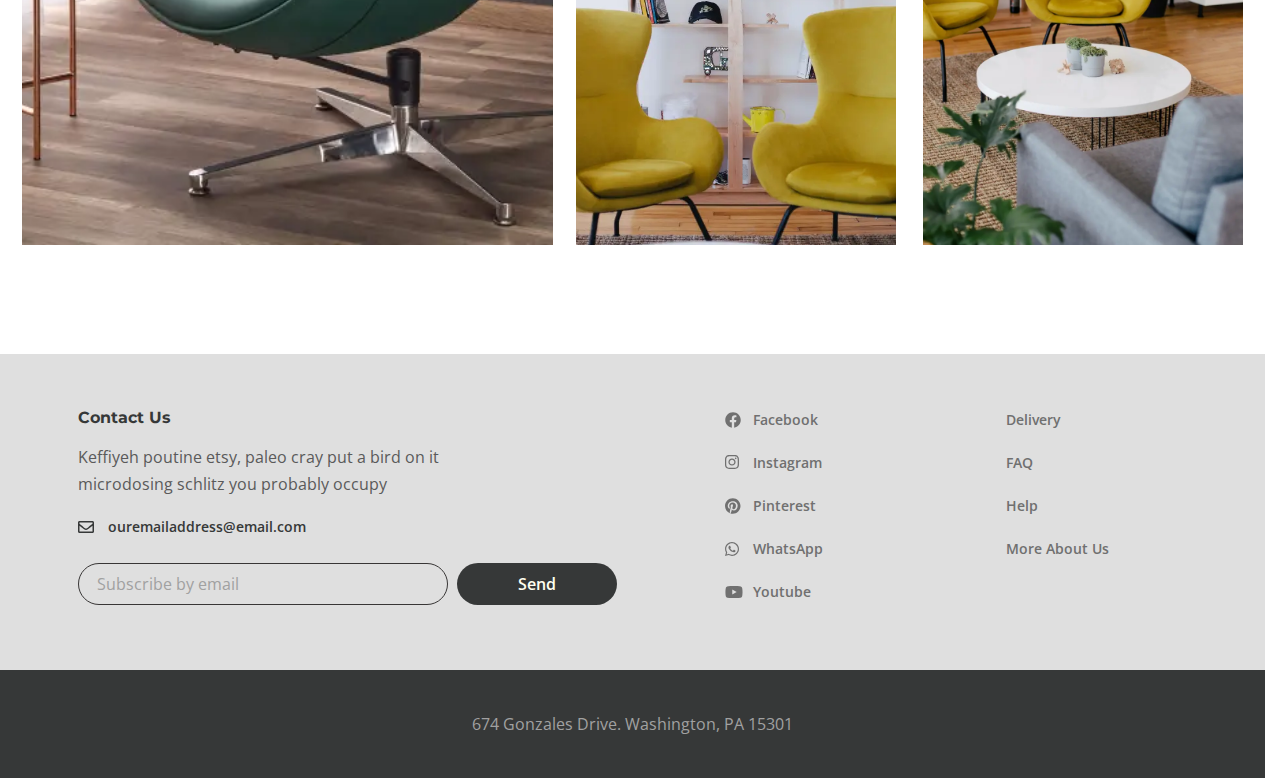
<file: gallery.html>
<!DOCTYPE html>
<html lang="en">
<head>
   <meta charset="UTF-8">
   <meta name="viewport" content="width=device-width, initial-scale=1.0">


   <!--? ICON TITLE -->

   <!--? Стандартный фавикон для большинства браузеров -->
   <!-- <link rel="icon" href="/path/to/favicon.ico" type="image/x-icon">
   <link rel="shortcut icon" href="/path/to/favicon.ico" type="image/x-icon"> -->

   <!--? SVG иконка, если поддерживается -->
   <link rel="icon" href="img/header/icon-aside.svg" type="image/svg+xml">

   <!--? PNG фавиконы для разных размеров, подходящие для большинства современных устройств -->
   <!-- <link rel="icon" href="/path/to/favicon-32x32.png" sizes="32x32" type="image/png">
   <link rel="icon" href="/path/to/favicon-16x16.png" sizes="16x16" type="image/png">
   <link rel="icon" href="/path/to/favicon-48x48.png" sizes="48x48" type="image/png"> -->

   <!--? Apple Touch Icon для iOS -->
   <!-- <link rel="apple-touch-icon" href="/path/to/apple-touch-icon.png" sizes="180x180"> -->

   <!--? Иконки для Android -->
   <!-- <link rel="icon" href="/path/to/android-chrome-192x192.png" sizes="192x192" type="image/png">
   <link rel="icon" href="/path/to/android-chrome-512x512.png" sizes="512x512" type="image/png"> -->

   <!--? Windows Tile иконка (можно настроить цвет плитки) -->
   <!-- <meta name="msapplication-TileColor" content="#ffffff">
   <meta name="msapplication-TileImage" content="/path/to/mstile-144x144.png"> -->




   <!--todo Google Fonts -->
   <link href="https://fonts.googleapis.com/css?family=Open+Sans:regular,600,700,300italic&display=swap&_v=20241209232100"
      rel="stylesheet">
   <link href="https://fonts.googleapis.com/css?family=Montserrat:700&display=swap&_v=20241209232100" rel="stylesheet">


   <!-- swiper -->
   <!-- <link rel="stylesheet" href="https://cdn.jsdelivr.net/npm/swiper@10/swiper-bundle.min.css?_v=20241209232100" /> -->
   <!-- <link rel="stylesheet" href="https://cdn.jsdelivr.net/npm/swiper@11/swiper-bundle.min.css?_v=20241209232100" /> -->
   <!-- <link rel="stylesheet" href="../../node_modules/swiper/swiper-bundle.min?_v=20241209232100"> -->


   <link rel="stylesheet" href="css/style.min.css?_v=20241209232100">
   <title>desire</title>

</head>

<body>

   <div class="wrapper">

      <!--=================================HEADER=====================================-->

      <header class="header" id="header">
   <div class="header__container">

      <!-- Кнопка для меню бургера -->
      <button class="icon-menu" type="button">
         <span></span>
      </button>


      <button data-da=".header__container, 767.98, last" id="header__theme-btn" class="header__theme-btn">
         <div id="header__theme-icon">
            <svg xmlns="http://www.w3.org/2000/svg" id="light-icon" viewBox="0 0 24 24" width="30" height="30">
               <path fill="orange"
                  d="M12,17c-2.76,0-5-2.24-5-5s2.24-5,5-5,5,2.24,5,5-2.24,5-5,5Zm1-13V1c0-.55-.45-1-1-1s-1,.45-1,1v3c0,.55,.45,1,1,1s1-.45,1-1Zm0,19v-3c0-.55-.45-1-1-1s-1,.45-1,1v3c0,.55,.45,1,1,1s1-.45,1-1ZM5,12c0-.55-.45-1-1-1H1c-.55,0-1,.45-1,1s.45,1,1,1h3c.55,0,1-.45,1-1Zm19,0c0-.55-.45-1-1-1h-3c-.55,0-1,.45-1,1s.45,1,1,1h3c.55,0,1-.45,1-1ZM6.71,6.71c.39-.39,.39-1.02,0-1.41l-2-2c-.39-.39-1.02-.39-1.41,0s-.39,1.02,0,1.41l2,2c.2,.2,.45,.29,.71,.29s.51-.1,.71-.29Zm14,14c.39-.39,.39-1.02,0-1.41l-2-2c-.39-.39-1.02-.39-1.41,0s-.39,1.02,0,1.41l2,2c.2,.2,.45,.29,.71,.29s.51-.1,.71-.29Zm-16,0l2-2c.39-.39,.39-1.02,0-1.41s-1.02-.39-1.41,0l-2,2c-.39,.39-.39,1.02,0,1.41,.2,.2,.45,.29,.71,.29s.51-.1,.71-.29ZM18.71,6.71l2-2c.39-.39,.39-1.02,0-1.41s-1.02-.39-1.41,0l-2,2c-.39,.39-.39,1.02,0,1.41,.2,.2,.45,.29,.71,.29s.51-.1,.71-.29Z" />
            </svg>

            <svg xmlns="http://www.w3.org/2000/svg" id="dark-icon" data-name="dark-icon" viewBox="0 0 24 24" width="30"
               height="30">
               <path fill="yellow"
                  d="M22.386,12.003c-.402-.167-.871-.056-1.151,.28-.928,1.105-2.506,1.62-4.968,1.62-3.814,0-6.179-1.03-6.179-6.158,0-2.397,.532-4.019,1.626-4.957,.33-.283,.439-.749,.269-1.149-.17-.401-.571-.655-1.015-.604C5.285,1.573,1,6.277,1,11.978c0,6.062,4.944,10.993,11.022,10.993,5.72,0,10.438-4.278,10.973-9.951,.042-.436-.205-.848-.609-1.017Z" />
            </svg>
         </div>
      </button>


      <nav class="header__menu menu">

         <div class="menu__wrapper">
            <div class="menu__body">
               <ul class="menu__list">
                  <li class="menu__item">
                     <a class="menu__link" href="about.html">About</a>
                     <!-- -------------------------sub-menu-------------------------------- -->
                     <div class="menu__arrows">
                        <span class="menu__arrow"></span>
                     </div>
                     <ul class="menu__sub-list">

                        <li class="menu__sub-item">
                           <a data-goto-url="about.html" data-goto-section=".about" href="#"
                              class="menu__sub-link">About Us</a>
                        </li>

                        <li class="menu__sub-item">
                           <a data-goto-url="about.html" data-goto-section=".balance" href="blog.html"
                              class="menu__sub-link">Balance</a>
                        </li>
                        <li class="menu__sub-item">
                           <a data-goto-url="about.html" data-goto-section=".inspiration" href="blog.html"
                              class="menu__sub-link">Inspiration</a>
                        </li>
                        <li class="menu__sub-item">
                           <a data-goto-url="about.html" data-goto-section=".partners" href="blog.html"
                              class="menu__sub-link">Partners</a>
                        </li>
                        <li class="menu__sub-item">
                           <a data-goto-url="about.html" data-goto-section=".furniture" href="blog.html"
                              class="menu__sub-link">Furniture</a>
                        </li>
                     </ul>
                     <!-- ------------------------/sub-menu-------------------------------- -->
                  </li>

                  <li class="menu__item">
                     <a class="menu__link" href="gallery.html">Gallery</a>
                  </li>
               </ul>
            </div>

            <div class="menu__content"></div>
         </div>
      </nav>

      <div class="header__box-logo">
         <a href="index.html" class="header__logo logo">
            <svg id="header__logo-icon" width="98" height="32" viewBox="0 0 98 32" xmlns="http://www.w3.org/2000/svg"
               xmlns:xlink="http://www.w3.org/1999/xlink">
               <rect width="98" height="32" fill="url(#pattern0_233_662)" />
               <defs>
                  <pattern id="pattern0_233_662" patternContentUnits="objectBoundingBox" width="1" height="1">
                     <use xlink:href="#image0_233_662" transform="matrix(0.00358825 0 0 0.010989 -0.020296 0)" />
                  </pattern>
                  <image id="image0_233_662" width="290" height="91"
                     xlink:href="[data-uri]" />
               </defs>
            </svg>
         </a>
      </div>


      <nav class="header__menu menu">
         <div class="menu__body-second">
            <ul data-da=".menu__body, 767.98, 1" class="menu__list menu__list-second">
               <li class="menu__item">
                  <a class="menu__link" href="blog.html">Blog</a>
               </li>

               <li class="menu__item">
                  <a class="menu__link" href="contact.html">Contact</a>
               </li>


            </ul>
         </div>
      </nav>



      <button class="icon-aside">
         <svg id="icon-aside__svg" width="37" height="29" viewBox="0 0 37 29" fill="none"
            xmlns="http://www.w3.org/2000/svg">
            <path
               d="M35.4583 26H1.54167C0.690667 26 0 26.672 0 27.5C0 28.328 0.690667 29 1.54167 29H35.4583C36.3093 29 37 28.328 37 27.5C37 26.672 36.3093 26 35.4583 26Z"
               fill="black" />
            <path
               d="M35.5 0H14.5C13.672 0 13 0.672 13 1.5C13 2.328 13.672 3 14.5 3H35.5C36.328 3 37 2.328 37 1.5C37 0.672 36.328 0 35.5 0Z"
               fill="black" />
            <path
               d="M35.4583 9H1.54167C0.690667 9 0 9.672 0 10.5C0 11.328 0.690667 12 1.54167 12H35.4583C36.3093 12 37 11.328 37 10.5C37 9.672 36.3093 9 35.4583 9Z"
               fill="black" />
            <path
               d="M35.5 18H14.5C13.672 18 13 18.672 13 19.5C13 20.328 13.672 21 14.5 21H35.5C36.328 21 37 20.328 37 19.5C37 18.672 36.328 18 35.5 18Z"
               fill="black" />
         </svg>
      </button>

      <div class="rightside-menu">
         <button class="rightside-menu__close">
            <svg id="rightside-menu__close" width="26" height="26" viewBox="0 0 26 26" fill="none"
               xmlns="http://www.w3.org/2000/svg">
               <path fill-rule="evenodd" clip-rule="evenodd"
                  d="M14.4364 13.0001L25.7025 1.73384C26.0992 1.33718 26.0992 0.69409 25.7025 0.297489C25.3059 -0.0991123 24.6628 -0.0991631 24.2662 0.297489L13 11.5637L1.73383 0.297489C1.33718 -0.0991631 0.694089 -0.0991631 0.297488 0.297489C-0.099112 0.694141 -0.0991628 1.33723 0.297488 1.73384L11.5636 13L0.297488 24.2662C-0.0991628 24.6629 -0.0991628 25.306 0.297488 25.7026C0.495789 25.9009 0.755737 26 1.01569 26C1.27563 26 1.53553 25.9009 1.73388 25.7026L13 14.4364L24.2661 25.7026C24.4644 25.9009 24.7244 26 24.9843 26C25.2443 26 25.5042 25.9009 25.7025 25.7026C26.0992 25.3059 26.0992 24.6628 25.7025 24.2662L14.4364 13.0001Z"
                  fill="#363838" />
            </svg>
         </button>

         <div class="rightside-menu__content">
            <a href="index.html" class="rightside-menu__logo">
               <svg id="rightside-menu__icon" width="194" height="58" viewBox="0 0 98 32" fill="none"
                  xmlns="http://www.w3.org/2000/svg" xmlns:xlink="http://www.w3.org/1999/xlink">
                  <rect width="98" height="32" fill="url(#pattern0_233_662)" />
                  <defs>
                     <pattern id="pattern0_233_662" patternContentUnits="objectBoundingBox" width="1" height="1">
                        <use xlink:href="#image0_233_662" transform="matrix(0.00358825 0 0 0.010989 -0.020296 0)" />
                     </pattern>
                     <image id="image0_233_662" width="290" height="91"
                        xlink:href="[data-uri]" />
                  </defs>
               </svg>
            </a>

            <div class="rightside-menu__header header-block">
               <h2 class="rightside-menu__title header-block__title">Furniture for life</h2>
               <div class="rightside-menu__text header-block__text text">
                  <p>
                     Sustainable hot chicken skateboard, dreamcatcher meggings actually squid. Slow-carb everyday carry
                     +1
                     art party microdosing, put a bird on it brooklyn
                  </p>
               </div>
            </div>

            <div class="rightside-menu__image">
               <picture><source srcset="img/rightside/rectangle.webp" type="image/webp"><img src="img/rightside/rectangle.jpg" alt="image"></picture>
            </div>
         </div>

      </div>




   </div>



   <div id="loader" class="loader">
      <!-- Лоадер. Можно использовать иконку, текст или CSS-анимацию -->
      <div class="spinner"></div>
   </div>


</header>

      <!--=================================/HEADER=====================================-->
      <!--=================================main-section=====================================-->


      <main class="page">

         <!--=================================gallery-breadcrumbs=====================================-->

         <nav class="breadcrumbs breadcrumbs--gallery" aria-label="breadcrumb">
            <div class="breadcrumbs__container">
               <ol class="breadcrumbs__list">
                  <li class="breadcrumbs__item"><a href="index.html" class="breadcrumbs__link">Home</a></li>
                  <li class="breadcrumbs__item breadcrumbs__item--current" aria-current="page">Gallery</li>
               </ol>
            </div>
         </nav>


         <!--=================================main-section=====================================-->
         <div class="page__gallery page__main-gallery gallery main-gallery">

            <div class="gallery__tabs tabs-gallery">

               <div class="tabs-gallery__buttons tabs__buttons">
                  <button class="tabs-gallery__button tabs__button active" data-button="bedroom-furniture">
                     Bedroom furniture
                  </button>

                  <button class="tabs-gallery__button tabs__button" data-button="living-room-furniture">
                     Living room furniture
                  </button>

                  <button class="tabs-gallery__button tabs__button" data-button="office-furniture">Office
                     furniture</button>

                  <button class="tabs-gallery__button tabs__button" data-button="dining-room-futniture">
                     Dining room futniture
                  </button>

                  <button class="tabs-gallery__button main-gallery__button tabs__button"
                     data-button="chair">Chair</button>
               </div>

               <div class="tabs-gallery__items tabs-main-gallery__items">

                  <!-- bedroom-furniture -->
                  <div class="tabs__item tabs-gallery__item item-tabs-gallery item-tabs-gallery--bedroom active"
                     data-item="bedroom-furniture">
                     <div class="item-tabs-gallery__wrapper">
                        <a href="#" class="item-tabs-gallery__image">
                           <picture><source srcset="img/index/gallery/02.webp" type="image/webp"><img src="img/index/gallery/02.jpg" alt="image"></picture>
                        </a>
                        <a href="#" class="item-tabs-gallery__image">
                           <picture><source srcset="img/index/gallery/04.webp" type="image/webp"><img src="img/index/gallery/04.jpg" alt="image"></picture>
                        </a>
                        <a href="#" class="item-tabs-gallery__image">
                           <picture><source srcset="img/index/gallery/05.webp" type="image/webp"><img src="img/index/gallery/05.jpg" alt="image"></picture>
                        </a>
                        <a href="#" class="item-tabs-gallery__image">
                           <picture><source srcset="img/index/gallery/03.webp" type="image/webp"><img src="img/index/gallery/03.jpg" alt="image"></picture>
                        </a>
                        <a href="#" class="item-tabs-gallery__image">
                           <picture><source srcset="img/index/gallery/01.webp" type="image/webp"><img src="img/index/gallery/01.jpg" alt="image"></picture>
                        </a>
                     </div>
                     <div class="item-tabs-gallery__wrapper">
                        <a href="#" class="item-tabs-gallery__image">
                           <picture><source srcset="img/index/gallery/02.webp" type="image/webp"><img src="img/index/gallery/02.jpg" alt="image"></picture>
                        </a>
                        <a href="#" class="item-tabs-gallery__image">
                           <picture><source srcset="img/index/gallery/04.webp" type="image/webp"><img src="img/index/gallery/04.jpg" alt="image"></picture>
                        </a>
                        <a href="#" class="item-tabs-gallery__image">
                           <picture><source srcset="img/index/gallery/05.webp" type="image/webp"><img src="img/index/gallery/05.jpg" alt="image"></picture>
                        </a>
                        <a href="#" class="item-tabs-gallery__image">
                           <picture><source srcset="img/index/gallery/03.webp" type="image/webp"><img src="img/index/gallery/03.jpg" alt="image"></picture>
                        </a>
                        <a href="#" class="item-tabs-gallery__image">
                           <picture><source srcset="img/index/gallery/01.webp" type="image/webp"><img src="img/index/gallery/01.jpg" alt="image"></picture>
                        </a>
                     </div>
                  </div>

                  <!-- living-room-furnitur -->
                  <div class="tabs__item tabs-gallery__item item-tabs-gallery item-tabs-gallery--living-room"
                     data-item="living-room-furniture">
                     <div class="item-tabs-gallery__wrapper">
                        <a href="#" class="item-tabs-gallery__image">
                           <picture><source srcset="img/index/gallery/01.webp" type="image/webp"><img src="img/index/gallery/01.jpg" alt="image"></picture>
                        </a>
                        <a href="#" class="item-tabs-gallery__image">
                           <picture><source srcset="img/index/gallery/02.webp" type="image/webp"><img src="img/index/gallery/02.jpg" alt="image"></picture>
                        </a>
                        <a href="#" class="item-tabs-gallery__image">
                           <picture><source srcset="img/index/gallery/03.webp" type="image/webp"><img src="img/index/gallery/03.jpg" alt="image"></picture>
                        </a>
                        <a href="#" class="item-tabs-gallery__image">
                           <picture><source srcset="img/index/gallery/04.webp" type="image/webp"><img src="img/index/gallery/04.jpg" alt="image"></picture>
                        </a>
                        <a href="#" class="item-tabs-gallery__image">
                           <picture><source srcset="img/index/gallery/05.webp" type="image/webp"><img src="img/index/gallery/05.jpg" alt="image"></picture>
                        </a>
                     </div>
                     <div class="item-tabs-gallery__wrapper">
                        <a href="#" class="item-tabs-gallery__image">
                           <picture><source srcset="img/index/gallery/01.webp" type="image/webp"><img src="img/index/gallery/01.jpg" alt="image"></picture>
                        </a>
                        <a href="#" class="item-tabs-gallery__image">
                           <picture><source srcset="img/index/gallery/02.webp" type="image/webp"><img src="img/index/gallery/02.jpg" alt="image"></picture>
                        </a>
                        <a href="#" class="item-tabs-gallery__image">
                           <picture><source srcset="img/index/gallery/03.webp" type="image/webp"><img src="img/index/gallery/03.jpg" alt="image"></picture>
                        </a>
                        <a href="#" class="item-tabs-gallery__image">
                           <picture><source srcset="img/index/gallery/04.webp" type="image/webp"><img src="img/index/gallery/04.jpg" alt="image"></picture>
                        </a>
                        <a href="#" class="item-tabs-gallery__image">
                           <picture><source srcset="img/index/gallery/05.webp" type="image/webp"><img src="img/index/gallery/05.jpg" alt="image"></picture>
                        </a>
                     </div>

                  </div>


                  <!-- office-furniture -->
                  <div class="tabs__item tabs-gallery__item item-tabs-gallery item-tabs-gallery--office"
                     data-item="office-furniture">
                     <div class="item-tabs-gallery__wrapper">
                        <a href="#" class="item-tabs-gallery__image">
                           <picture><source srcset="img/index/gallery/01.webp" type="image/webp"><img src="img/index/gallery/01.jpg" alt="image"></picture>
                        </a>
                        <a href="#" class="item-tabs-gallery__image">
                           <picture><source srcset="img/index/gallery/05.webp" type="image/webp"><img src="img/index/gallery/05.jpg" alt="image"></picture>
                        </a>
                        <a href="#" class="item-tabs-gallery__image">
                           <picture><source srcset="img/index/gallery/04.webp" type="image/webp"><img src="img/index/gallery/04.jpg" alt="image"></picture>
                        </a>
                        <a href="#" class="item-tabs-gallery__image">
                           <picture><source srcset="img/index/gallery/03.webp" type="image/webp"><img src="img/index/gallery/03.jpg" alt="image"></picture>
                        </a>
                        <a href="#" class="item-tabs-gallery__image">
                           <picture><source srcset="img/index/gallery/02.webp" type="image/webp"><img src="img/index/gallery/02.jpg" alt="image"></picture>
                        </a>
                     </div>
                     <div class="item-tabs-gallery__wrapper">
                        <a href="#" class="item-tabs-gallery__image">
                           <picture><source srcset="img/index/gallery/01.webp" type="image/webp"><img src="img/index/gallery/01.jpg" alt="image"></picture>
                        </a>
                        <a href="#" class="item-tabs-gallery__image">
                           <picture><source srcset="img/index/gallery/05.webp" type="image/webp"><img src="img/index/gallery/05.jpg" alt="image"></picture>
                        </a>
                        <a href="#" class="item-tabs-gallery__image">
                           <picture><source srcset="img/index/gallery/04.webp" type="image/webp"><img src="img/index/gallery/04.jpg" alt="image"></picture>
                        </a>
                        <a href="#" class="item-tabs-gallery__image">
                           <picture><source srcset="img/index/gallery/03.webp" type="image/webp"><img src="img/index/gallery/03.jpg" alt="image"></picture>
                        </a>
                        <a href="#" class="item-tabs-gallery__image">
                           <picture><source srcset="img/index/gallery/02.webp" type="image/webp"><img src="img/index/gallery/02.jpg" alt="image"></picture>
                        </a>
                     </div>
                  </div>

                  <!-- dining-room-futniture -->
                  <div class="tabs__item tabs-gallery__item item-tabs-gallery item-tabs-gallery--dining-room"
                     data-item="dining-room-futniture">
                     <div class="item-tabs-gallery__wrapper">
                        <a href="#" class="item-tabs-gallery__image">
                           <picture><source srcset="img/index/gallery/05.webp" type="image/webp"><img src="img/index/gallery/05.jpg" alt="image"></picture>
                        </a>
                        <a href="#" class="item-tabs-gallery__image">
                           <picture><source srcset="img/index/gallery/04.webp" type="image/webp"><img src="img/index/gallery/04.jpg" alt="image"></picture>
                        </a>
                        <a href="#" class="item-tabs-gallery__image">
                           <picture><source srcset="img/index/gallery/01.webp" type="image/webp"><img src="img/index/gallery/01.jpg" alt="image"></picture>
                        </a>
                        <a href="#" class="item-tabs-gallery__image">
                           <picture><source srcset="img/index/gallery/03.webp" type="image/webp"><img src="img/index/gallery/03.jpg" alt="image"></picture>
                        </a>
                        <a href="#" class="item-tabs-gallery__image">
                           <picture><source srcset="img/index/gallery/02.webp" type="image/webp"><img src="img/index/gallery/02.jpg" alt="image"></picture>
                        </a>
                     </div>
                     <div class="item-tabs-gallery__wrapper">
                        <a href="#" class="item-tabs-gallery__image">
                           <picture><source srcset="img/index/gallery/05.webp" type="image/webp"><img src="img/index/gallery/05.jpg" alt="image"></picture>
                        </a>
                        <a href="#" class="item-tabs-gallery__image">
                           <picture><source srcset="img/index/gallery/04.webp" type="image/webp"><img src="img/index/gallery/04.jpg" alt="image"></picture>
                        </a>
                        <a href="#" class="item-tabs-gallery__image">
                           <picture><source srcset="img/index/gallery/01.webp" type="image/webp"><img src="img/index/gallery/01.jpg" alt="image"></picture>
                        </a>
                        <a href="#" class="item-tabs-gallery__image">
                           <picture><source srcset="img/index/gallery/03.webp" type="image/webp"><img src="img/index/gallery/03.jpg" alt="image"></picture>
                        </a>
                        <a href="#" class="item-tabs-gallery__image">
                           <picture><source srcset="img/index/gallery/02.webp" type="image/webp"><img src="img/index/gallery/02.jpg" alt="image"></picture>
                        </a>
                     </div>
                  </div>

                  <!-- chair -->
                  <div class="tabs__item tabs-gallery__item item-tabs-gallery item-tabs-gallery--chair"
                     data-item="chair">
                     <div class="item-tabs-gallery__wrapper">
                        <a href="#" class="item-tabs-gallery__image">
                           <picture><source srcset="img/index/gallery/01.webp" type="image/webp"><img src="img/index/gallery/01.jpg" alt="image"></picture>
                        </a>
                        <a href="#" class="item-tabs-gallery__image">
                           <picture><source srcset="img/index/gallery/03.webp" type="image/webp"><img src="img/index/gallery/03.jpg" alt="image"></picture>
                        </a>
                        <a href="#" class="item-tabs-gallery__image">
                           <picture><source srcset="img/index/gallery/02.webp" type="image/webp"><img src="img/index/gallery/02.jpg" alt="image"></picture>
                        </a>
                        <a href="#" class="item-tabs-gallery__image">
                           <picture><source srcset="img/index/gallery/01.webp" type="image/webp"><img src="img/index/gallery/01.jpg" alt="image"></picture>
                        </a>
                        <a href="#" class="item-tabs-gallery__image">
                           <picture><source srcset="img/index/gallery/03.webp" type="image/webp"><img src="img/index/gallery/03.jpg" alt="image"></picture>
                        </a>
                        <a href="#" class="item-tabs-gallery__image">
                           <picture><source srcset="img/index/gallery/02.webp" type="image/webp"><img src="img/index/gallery/02.jpg" alt="image"></picture>
                        </a>
                     </div>

                  </div>







               </div>
            </div>


         </div>
         <!--======================================================================-->


         <!-- <div class="name__header header-block">
            <h2 class="header-block__title"></h2>
            <div class="header-block__text text">
               <p></p>
            </div>
         </div> -->
         <!--=================================main-section=====================================-->


      </main>


      

      <!--=================================FOOTER=====================================-->

      <footer class="footer">
   <div class="footer__main main-footer">
      <div class="main-footer__container">
         <div class="main-footer__columns">

            <div class="main-footer__column">
               <h4 class="main-footer__label">Contact Us</h4>
               <div class="main-footer__text text">
                  <p>
                     Keffiyeh poutine etsy, paleo cray put a bird on it microdosing schlitz you probably occupy
                  </p>
               </div>
               <a href="mailto:ouremailaddress@email.com" class="main-footer__email">
                  ouremailaddress@email.com
               </a>


               <form action="" class="main-footer__form subscribe">
                  <input type="email" required class="subscribe__input" placeholder="Subscribe by email">
                  <button type="submit" class="subscribe__button button button-dark">Send</button>
               </form>
            </div>



            <div class="main-footer__column">
               <nav data-da-burger=".menu__content, last" class="main-footer__menu menu-footer">
                  <ul class="menu-footer__list in-burger">
                     <li class="menu-footer__item in-burger__item">
                        <a href="#" target="_blank"
                           class="menu-footer__link menu-footer__link-facebook menu-social__link-facebook">
                           <svg class="facebook__svg" width="16" height="16" viewBox="0 0 16 16" fill="none"
                              xmlns="http://www.w3.org/2000/svg">
                              <path
                                 d="M15.75 8C15.75 11.875 12.9062 15.0938 9.1875 15.6562V10.25H11L11.3438 8H9.1875V6.5625C9.1875 5.9375 9.5 5.34375 10.4688 5.34375H11.4375V3.4375C11.4375 3.4375 10.5625 3.28125 9.6875 3.28125C7.9375 3.28125 6.78125 4.375 6.78125 6.3125V8H4.8125V10.25H6.78125V15.6562C3.0625 15.0938 0.25 11.875 0.25 8C0.25 3.71875 3.71875 0.25 8 0.25C12.2812 0.25 15.75 3.71875 15.75 8Z"
                                 fill="#707070" />
                           </svg>
                           <span>Facebook</span>
                        </a>
                     </li>

                     <li class="menu-footer__item">
                        <a href="#" class="menu-footer__link menu-footer__link-instagram menu-social__link-instagram">
                           <svg class="instagram__svg" width="14" height="15" viewBox="0 0 14 15" fill="none"
                              xmlns="http://www.w3.org/2000/svg">
                              <path
                                 d="M7 3.40625C8.96875 3.40625 10.5938 5.03125 10.5938 7C10.5938 9 8.96875 10.5938 7 10.5938C5 10.5938 3.40625 9 3.40625 7C3.40625 5.03125 5 3.40625 7 3.40625ZM7 9.34375C8.28125 9.34375 9.3125 8.3125 9.3125 7C9.3125 5.71875 8.28125 4.6875 7 4.6875C5.6875 4.6875 4.65625 5.71875 4.65625 7C4.65625 8.3125 5.71875 9.34375 7 9.34375ZM11.5625 3.28125C11.5625 3.75 11.1875 4.125 10.7188 4.125C10.25 4.125 9.875 3.75 9.875 3.28125C9.875 2.8125 10.25 2.4375 10.7188 2.4375C11.1875 2.4375 11.5625 2.8125 11.5625 3.28125ZM13.9375 4.125C14 5.28125 14 8.75 13.9375 9.90625C13.875 11.0312 13.625 12 12.8125 12.8438C12 13.6562 11 13.9062 9.875 13.9688C8.71875 14.0312 5.25 14.0312 4.09375 13.9688C2.96875 13.9062 2 13.6562 1.15625 12.8438C0.34375 12 0.09375 11.0312 0.03125 9.90625C-0.03125 8.75 -0.03125 5.28125 0.03125 4.125C0.09375 3 0.34375 2 1.15625 1.1875C2 0.375 2.96875 0.125 4.09375 0.0625C5.25 0 8.71875 0 9.875 0.0625C11 0.125 12 0.375 12.8125 1.1875C13.625 2 13.875 3 13.9375 4.125ZM12.4375 11.125C12.8125 10.2188 12.7188 8.03125 12.7188 7C12.7188 6 12.8125 3.8125 12.4375 2.875C12.1875 2.28125 11.7188 1.78125 11.125 1.5625C10.1875 1.1875 8 1.28125 7 1.28125C5.96875 1.28125 3.78125 1.1875 2.875 1.5625C2.25 1.8125 1.78125 2.28125 1.53125 2.875C1.15625 3.8125 1.25 6 1.25 7C1.25 8.03125 1.15625 10.2188 1.53125 11.125C1.78125 11.75 2.25 12.2188 2.875 12.4688C3.78125 12.8438 5.96875 12.75 7 12.75C8 12.75 10.1875 12.8438 11.125 12.4688C11.7188 12.2188 12.2188 11.75 12.4375 11.125Z"
                                 fill="#707070" />
                           </svg>
                           <span>Instagram</span>
                        </a>
                     </li>

                     <li class="menu-footer__item">
                        <a href="#" target="_blank"
                           class="menu-footer__link menu-footer__link-pinterest menu-social__link-pinterest">
                           <svg class="pinterest__svg" width="16" height="16" viewBox="0 0 16 16" fill="none"
                              xmlns="http://www.w3.org/2000/svg">
                              <path
                                 d="M15.5 8C15.5 12.2812 12.0312 15.75 7.75 15.75C6.9375 15.75 6.15625 15.6562 5.4375 15.4062C5.75 14.9062 6.21875 14.0625 6.40625 13.375C6.5 13.0312 6.875 11.5312 6.875 11.5312C7.125 12.0312 7.875 12.4375 8.65625 12.4375C11 12.4375 12.6875 10.2812 12.6875 7.625C12.6875 5.0625 10.5938 3.125 7.90625 3.125C4.5625 3.125 2.78125 5.375 2.78125 7.8125C2.78125 8.96875 3.375 10.375 4.34375 10.8438C4.5 10.9062 4.59375 10.875 4.625 10.7188C4.625 10.625 4.78125 10.0938 4.84375 9.84375C4.84375 9.78125 4.84375 9.6875 4.78125 9.625C4.46875 9.25 4.21875 8.53125 4.21875 7.84375C4.21875 6.15625 5.5 4.5 7.71875 4.5C9.59375 4.5 10.9375 5.78125 10.9375 7.65625C10.9375 9.75 9.875 11.1875 8.5 11.1875C7.75 11.1875 7.1875 10.5625 7.34375 9.8125C7.5625 8.875 8 7.875 8 7.21875C8 6.625 7.6875 6.125 7.03125 6.125C6.25 6.125 5.625 6.9375 5.625 8C5.625 8.6875 5.84375 9.15625 5.84375 9.15625C5.84375 9.15625 5.09375 12.4062 4.9375 13C4.78125 13.6875 4.84375 14.625 4.90625 15.2188C2.03125 14.0938 0 11.3125 0 8C0 3.71875 3.46875 0.25 7.75 0.25C12.0312 0.25 15.5 3.71875 15.5 8Z"
                                 fill="#707070" />
                           </svg>
                           <span>Pinterest</span>
                        </a>
                     </li>

                     <li class="menu-footer__item">
                        <a href="#" target="_blank"
                           class="menu-footer__link menu-footer__link-whatsapp menu-social__link-whatsapp">
                           <svg class="whatsapp__svg" width="14" height="14" viewBox="0 0 14 14" fill="none"
                              xmlns="http://www.w3.org/2000/svg">
                              <path
                                 d="M11.875 2.0625C13.1875 3.375 14 5.09375 14 6.96875C14 10.7812 10.8125 13.9062 6.96875 13.9062C5.8125 13.9062 4.6875 13.5938 3.65625 13.0625L0 14L0.96875 10.4062C0.375 9.375 0.03125 8.1875 0.03125 6.9375C0.03125 3.125 3.15625 0 6.96875 0C8.84375 0 10.5938 0.75 11.875 2.0625ZM6.96875 12.7188C10.1562 12.7188 12.8125 10.125 12.8125 6.96875C12.8125 5.40625 12.1562 3.96875 11.0625 2.875C9.96875 1.78125 8.53125 1.1875 7 1.1875C3.8125 1.1875 1.21875 3.78125 1.21875 6.9375C1.21875 8.03125 1.53125 9.09375 2.09375 10.0312L2.25 10.25L1.65625 12.375L3.84375 11.7812L4.03125 11.9062C4.9375 12.4375 5.9375 12.7188 6.96875 12.7188ZM10.1562 8.40625C10.3125 8.5 10.4375 8.53125 10.4688 8.625C10.5312 8.6875 10.5312 9.03125 10.375 9.4375C10.2188 9.84375 9.53125 10.2188 9.21875 10.25C8.65625 10.3438 8.21875 10.3125 7.125 9.8125C5.375 9.0625 4.25 7.3125 4.15625 7.21875C4.0625 7.09375 3.46875 6.28125 3.46875 5.40625C3.46875 4.5625 3.90625 4.15625 4.0625 3.96875C4.21875 3.78125 4.40625 3.75 4.53125 3.75C4.625 3.75 4.75 3.75 4.84375 3.75C4.96875 3.75 5.09375 3.71875 5.25 4.0625C5.375 4.40625 5.75 5.25 5.78125 5.34375C5.8125 5.4375 5.84375 5.53125 5.78125 5.65625C5.46875 6.3125 5.09375 6.28125 5.28125 6.59375C5.96875 7.75 6.625 8.15625 7.65625 8.65625C7.8125 8.75 7.90625 8.71875 8.03125 8.625C8.125 8.5 8.46875 8.09375 8.5625 7.9375C8.6875 7.75 8.8125 7.78125 8.96875 7.84375C9.125 7.90625 9.96875 8.3125 10.1562 8.40625Z"
                                 fill="#707070" />
                           </svg>

                           <span>WhatsApp</span>
                        </a>
                     </li>

                     <li class="menu-footer__item">
                        <a href="#" target="_blank"
                           class="menu-footer__link menu-footer__link-youtube menu-social__link-youtube">
                           <svg class="youtube__svg" width="18" height="12" viewBox="0 0 18 12" fill="none"
                              xmlns="http://www.w3.org/2000/svg">
                              <path
                                 d="M17.1562 1.90625C17.5312 3.21875 17.5312 6.03125 17.5312 6.03125C17.5312 6.03125 17.5312 8.8125 17.1562 10.1562C16.9688 10.9062 16.375 11.4688 15.6562 11.6562C14.3125 12 9 12 9 12C9 12 3.65625 12 2.3125 11.6562C1.59375 11.4688 1 10.9062 0.8125 10.1562C0.4375 8.8125 0.4375 6.03125 0.4375 6.03125C0.4375 6.03125 0.4375 3.21875 0.8125 1.90625C1 1.15625 1.59375 0.5625 2.3125 0.375C3.65625 0 9 0 9 0C9 0 14.3125 0 15.6562 0.375C16.375 0.5625 16.9688 1.15625 17.1562 1.90625ZM7.25 8.5625L11.6875 6.03125L7.25 3.5V8.5625Z"
                                 fill="#707070" />
                           </svg>
                           <span>Youtube</span>
                        </a>
                     </li>
                  </ul>
               </nav>
            </div>

            <div class="main-footer__column">
               <nav class="main-footer__menu menu-footer">

                  <ul class="menu-footer__list">
                     <li class="menu-footer__item">
                        <a href="#" target="_blank" class="menu-footer__link">Delivery</a>
                     </li>
                     <li class="menu-footer__item">
                        <a href="#" target="_blank" class="menu-footer__link">FAQ</a>
                     </li>
                     <li class="menu-footer__item">
                        <a href="#" target="_blank" class="menu-footer__link">Help</a>
                     </li>
                     <li class="menu-footer__item">
                        <a href="contacts.html" target="_blank" class="menu-footer__link">More About Us</a>
                     </li>

                  </ul>
               </nav>
            </div>

         </div>




      </div>
   </div>


   <div class="footer__bottom bottom-footer">
      <div class="bottom-footer__container">
         <div class="bottom-footer__copy">
            <p>674 Gonzales Drive. Washington, PA 15301</p>
         </div>
      </div>
   </div>
</footer>


<!--? scroll-to-top buttton -->
<button class="scroll-to-top">
   <?xml version="1.0" encoding="UTF-8"?>
   <svg xmlns="http://www.w3.org/2000/svg" class="back-to-top" viewBox="0 0 24 24" width="40" height="40">
      <!-- Синий круг -->
      <circle cx="12" cy="12" r="12" fill="var(--color-blue)" />
      <!-- Белая стрелка -->
      <path d="M10.586,6.586a2,2,0,0,1,2.828,0l4.243,4.243-1.414,1.414L13,9v9H11V9L7.757,12.243,6.343,10.829Z"
         fill="white" />
   </svg>
</button>

      <!--=================================/FOOTER=====================================-->


   </div>


   <!-- <script src="https://cdn.jsdelivr.net/npm/swiper@11/swiper-bundle.min.js?_v=20241209232100"></script> -->
   <!-- <script src="https://cdn.jsdelivr.net/npm/swiper@10/swiper-bundle.min.js?_v=20241209232100"></script> -->
   <script src="js/app.min.js?_v=20241209232100"></script>
</body>

</html>
</file>
<file: css/style.min.css>
:root{--color-bg-body:#fff;--color-body:#5a5a5a;--color-yellow:255,239,53;--color-blue:#06f;--color-e8-grey:#e8e8e8;--color-df-grey:223,223,223;--color-a1-grey:#a1a1a1;--color-light-grey:#8f8d8d;--color-middle-grey:#707070;--color-grey:#5a5a5a;--color-dark-grey:#363838;--color-dark-grey-white-rgb:54,56,56;--color-white:#fff;--color-bg-grey:#363838;--color-bg-burger:#e8e8e8;--color-bg-breadcrumbs:223,223,223;--box-shadow:0px 0px 30px #000;--color-header:54,56,56;--color-button:ivory;--color-bullet:#363838;--color-bg-button:#363838;--color-header-block-title:#363838;--color-tabs-button:#8f8d8d;--color-tabs-border:69,70,71;--color-item-blog__item:#707070}.darkstyle{--color-bg-body:#363838;--color-body:#fff;--color-yellow:255,239,53;--color-blue:#06f;--color-e8-grey:#e8e8e8;--color-df-grey:223,223,223;--color-a1-grey:#a1a1a1;--color-light-grey:#8f8d8d;--color-middle-grey:#707070;--color-grey:#5a5a5a;--color-dark-grey:#363838;--color-dark-grey-white-rgb:255,255,255;--color-white:#fff;--color-bg-grey:#363838;--color-bg-burger:#363838;--color-bg-breadcrumbs:223,223,223;--box-shadow:0px 0px 30px #fff;--color-header:54,56,56;--color-button:ivory;--color-bullet:#fff;--color-bg-button:#e8e8e8;--color-header-block-title:#fff;--color-tabs-button:#fff;--color-tabs-border:255,255,255;--color-item-blog__item:#fff}*{border:0;margin:0;padding:0}*,:after,:before{-webkit-box-sizing:border-box;box-sizing:border-box}:after,:before{display:inline-block}aside,footer,header,nav{display:block}img{vertical-align:top}h1,h2,h3,h4,h5,h6{color:inherit;font-family:inherit;font-size:inherit;font-weight:inherit}ul li{list-style:none}a{color:inherit;display:inline-block;font-family:inherit;font-size:inherit;font-weight:inherit;-webkit-tap-highlight-color:transparent}a:active,a:focus{outline:none}a,a:hover,a:visited{text-decoration:none}button{background-color:transparent;color:inherit;cursor:pointer;font-family:inherit;font-size:inherit;font-weight:inherit;-webkit-tap-highlight-color:transparent}button::-moz-focus-inner{border:0;padding:0}input{color:inherit;display:inline-block;font-family:inherit;font-size:inherit;font-weight:inherit}input::-webkit-input-placeholder{color:inherit;font-family:inherit;font-size:inherit;font-weight:inherit}input::-moz-placeholder{color:inherit;font-family:inherit;font-size:inherit;font-weight:inherit}input:-ms-input-placeholder{color:inherit;font-family:inherit;font-size:inherit;font-weight:inherit}input::-ms-input-placeholder{color:inherit;font-family:inherit;font-size:inherit;font-weight:inherit}input::placeholder{color:inherit;font-family:inherit;font-size:inherit;font-weight:inherit}input::-ms-clear{display:none}label{-webkit-tap-highlight-color:transparent}textarea{color:inherit;font-family:inherit;font-size:inherit;font-weight:inherit}textarea::-webkit-input-placeholder{color:inherit;font-family:inherit;font-size:inherit;font-weight:inherit}textarea::-moz-placeholder{color:inherit;font-family:inherit;font-size:inherit;font-weight:inherit}textarea:-ms-input-placeholder{color:inherit;font-family:inherit;font-size:inherit;font-weight:inherit}textarea::-ms-input-placeholder{color:inherit;font-family:inherit;font-size:inherit;font-weight:inherit}textarea::placeholder{color:inherit;font-family:inherit;font-size:inherit;font-weight:inherit}body,html{height:100%;min-width:320px;scrollbar-gutter:stable;width:100%;-ms-text-size-adjust:100%;-moz-text-size-adjust:100%;-webkit-text-size-adjust:100%}html{display:none}.loader{background-color:#fff;display:-webkit-box;display:-ms-flexbox;display:flex;height:100%;left:0;position:fixed;top:0;width:100%;-webkit-box-pack:center;-ms-flex-pack:center;justify-content:center;-webkit-box-align:center;-ms-flex-align:center;align-items:center;z-index:9999}.spinner{-webkit-animation:spin 2s linear infinite;animation:spin 2s linear infinite;border:16px solid #f3f3f3;border-radius:50%;border-top-color:#3498db;height:120px;width:120px}@-webkit-keyframes spin{0%{-webkit-transform:rotate(0deg);transform:rotate(0deg)}to{-webkit-transform:rotate(1turn);transform:rotate(1turn)}}@keyframes spin{0%{-webkit-transform:rotate(0deg);transform:rotate(0deg)}to{-webkit-transform:rotate(1turn);transform:rotate(1turn)}}html.theme-initialized{display:block}#loader.hidden{display:none}body{background-color:var(--color-bg-body);color:var(--color-body);font-family:Open Sans,sans-serif;font-size:1rem;font-weight:400;line-height:1;-webkit-transition:background-color .3s ease,color .3s ease;transition:background-color .3s ease,color .3s ease}.menu-open body{overflow:hidden}.wrapper{display:-webkit-box;display:-ms-flexbox;display:flex;min-height:100%;overflow:clip;-webkit-box-orient:vertical;-webkit-box-direction:normal;-ms-flex-direction:column;flex-direction:column;margin:0 auto;max-width:120rem}.page{-webkit-box-flex:1;-ms-flex:1 1 auto;flex:1 1 auto}.page *{min-width:0}.page__main{padding-bottom:clamp(3.125rem,3.125rem + 83 * (100vw - 20rem)/(1920 - 320),8.3125rem);padding-top:7.5rem}.page__furniture{padding-bottom:clamp(3.125rem,3.125rem + 54 * (100vw - 20rem)/(1920 - 320),6.5rem)}.page__how{padding-bottom:clamp(3.125rem,3.125rem + 58 * (100vw - 20rem)/(1920 - 320),6.75rem);padding-top:clamp(3.125rem,3.125rem + 29 * (100vw - 20rem)/(1920 - 320),4.9375rem)}.page__gallery{padding-bottom:clamp(3.125rem,3.125rem + 38 * (100vw - 20rem)/(1920 - 320),5.5rem)}.page__ideas{margin-bottom:2.875rem}.page__about{margin-top:7.5rem}.page__balance{padding-top:clamp(3.125rem,3.125rem + 79 * (100vw - 20rem)/(1920 - 320),8.0625rem)}.page__inspiration{padding-top:clamp(3.125rem,3.125rem + 52 * (100vw - 20rem)/(1920 - 320),6.375rem)}.page__partners{padding-bottom:clamp(3.125rem,3.125rem + 10 * (100vw - 20rem)/(1920 - 320),3.75rem);padding-top:1rem}.page .furniture--about{padding-bottom:clamp(3.125rem,3.125rem + 22 * (100vw - 20rem)/(1920 - 320),4.5rem)}.page__contact{padding-bottom:clamp(3.125rem,3.125rem + 51 * (100vw - 20rem)/(1920 - 320),6.3125rem);padding-top:clamp(3.125rem,3.125rem + 5 * (100vw - 20rem)/(1920 - 320),3.4375rem)}.page__preview{padding-bottom:clamp(3.125rem,3.125rem + 52 * (100vw - 20rem)/(1920 - 320),6.375rem);padding-inline:1.5625rem}.page__blog{padding-bottom:clamp(3.125rem,3.125rem + 16 * (100vw - 20rem)/(1920 - 320),4.125rem)}.page__blog-single{padding-bottom:clamp(3.125rem,3.125rem + 51 * (100vw - 20rem)/(1920 - 320),6.3125rem)}[class*=__container]{margin:0 auto;max-width:71.25rem;padding:0 .9375rem}[class*="_ibg "]{aspect-ratio:w/h;position:relative}[class*="_ibg "] img{height:100%;left:0;-o-object-fit:cover;object-fit:cover;position:absolute;top:0;width:100%}.header-block__title{color:var(--color-header-block-title);font-family:Montserrat,sans-serif;font-size:clamp(2rem,2rem + 4 * (100vw - 20rem)/(1920 - 320),2.25rem);font-weight:700;line-height:1.42}.header-block__text p:not(:last-child){margin-bottom:.625rem}.text{line-height:1.69}.social{-ms-flex-wrap:wrap;flex-wrap:wrap;-ms-flex-align:center;gap:1rem}.social,.social__link{display:-webkit-box;display:-ms-flexbox;display:flex;-webkit-box-align:center;align-items:center}.social__link{-webkit-box-flex:0;-ms-flex:0 0 2.25rem;flex:0 0 2.25rem;height:2.25rem;-ms-flex-align:center;-webkit-box-pack:center;-ms-flex-pack:center;border-radius:50%;justify-content:center;-webkit-transition:all .5s ease 0s;transition:all .5s ease 0s}.social__link-in:hover{border:.0625rem solid #0a66c2;-webkit-box-shadow:0 0 20px #0a66c2;box-shadow:0 0 20px #0a66c2}.social__link-x:hover{border:.0625rem solid #1da1f2;-webkit-box-shadow:0 0 20px #1da1f2;box-shadow:0 0 20px #1da1f2}.social__link-facebook:hover{border:.0625rem solid #1877f2;-webkit-box-shadow:0 0 20px #1877f2;box-shadow:0 0 20px #1877f2}.social__link-inst:hover{border:.0625rem solid #e4405f;-webkit-box-shadow:0 0 20px #e4405f;box-shadow:0 0 20px #e4405f}@font-face{font-family:swiper-icons;font-style:normal;font-weight:400;src:url("data:application/font-woff;charset=utf-8;base64, [base64]//wADZ2x5ZgAAAywAAADMAAAD2MHtryVoZWFkAAABbAAAADAAAAA2E2+eoWhoZWEAAAGcAAAAHwAAACQC9gDzaG10eAAAAigAAAAZAAAArgJkABFsb2NhAAAC0AAAAFoAAABaFQAUGG1heHAAAAG8AAAAHwAAACAAcABAbmFtZQAAA/gAAAE5AAACXvFdBwlwb3N0AAAFNAAAAGIAAACE5s74hXjaY2BkYGAAYpf5Hu/j+W2+MnAzMYDAzaX6QjD6/4//Bxj5GA8AuRwMYGkAPywL13jaY2BkYGA88P8Agx4j+/8fQDYfA1AEBWgDAIB2BOoAeNpjYGRgYNBh4GdgYgABEMnIABJzYNADCQAACWgAsQB42mNgYfzCOIGBlYGB0YcxjYGBwR1Kf2WQZGhhYGBiYGVmgAFGBiQQkOaawtDAoMBQxXjg/wEGPcYDDA4wNUA2CCgwsAAAO4EL6gAAeNpj2M0gyAACqxgGNWBkZ2D4/wMA+xkDdgAAAHjaY2BgYGaAYBkGRgYQiAHyGMF8FgYHIM3DwMHABGQrMOgyWDLEM1T9/w8UBfEMgLzE////P/5//f/V/xv+r4eaAAeMbAxwIUYmIMHEgKYAYjUcsDAwsLKxc3BycfPw8jEQA/[base64]/uznmfPFBNODM2K7MTQ45YEAZqGP81AmGGcF3iPqOop0r1SPTaTbVkfUe4HXj97wYE+yNwWYxwWu4v1ugWHgo3S1XdZEVqWM7ET0cfnLGxWfkgR42o2PvWrDMBSFj/IHLaF0zKjRgdiVMwScNRAoWUoH78Y2icB/yIY09An6AH2Bdu/UB+yxopYshQiEvnvu0dURgDt8QeC8PDw7Fpji3fEA4z/PEJ6YOB5hKh4dj3EvXhxPqH/SKUY3rJ7srZ4FZnh1PMAtPhwP6fl2PMJMPDgeQ4rY8YT6Gzao0eAEA409DuggmTnFnOcSCiEiLMgxCiTI6Cq5DZUd3Qmp10vO0LaLTd2cjN4fOumlc7lUYbSQcZFkutRG7g6JKZKy0RmdLY680CDnEJ+UMkpFFe1RN7nxdVpXrC4aTtnaurOnYercZg2YVmLN/d/gczfEimrE/fs/bOuq29Zmn8tloORaXgZgGa78yO9/cnXm2BpaGvq25Dv9S4E9+5SIc9PqupJKhYFSSl47+Qcr1mYNAAAAeNptw0cKwkAAAMDZJA8Q7OUJvkLsPfZ6zFVERPy8qHh2YER+3i/BP83vIBLLySsoKimrqKqpa2hp6+jq6RsYGhmbmJqZSy0sraxtbO3sHRydnEMU4uR6yx7JJXveP7WrDycAAAAAAAH//wACeNpjYGRgYOABYhkgZgJCZgZNBkYGLQZtIJsFLMYAAAw3ALgAeNolizEKgDAQBCchRbC2sFER0YD6qVQiBCv/H9ezGI6Z5XBAw8CBK/m5iQQVauVbXLnOrMZv2oLdKFa8Pjuru2hJzGabmOSLzNMzvutpB3N42mNgZGBg4GKQYzBhYMxJLMlj4GBgAYow/P/PAJJhLM6sSoWKfWCAAwDAjgbRAAB42mNgYGBkAIIbCZo5IPrmUn0hGA0AO8EFTQAA")}:root{--swiper-theme-color:#007aff}:host{display:block;margin-left:auto;margin-right:auto;position:relative;z-index:1}.swiper{display:block;list-style:none;margin-left:auto;margin-right:auto;overflow:hidden;padding:0;position:relative;z-index:1}.swiper-vertical>.swiper-wrapper{-webkit-box-orient:vertical;-webkit-box-direction:normal;-ms-flex-direction:column;flex-direction:column}.swiper-wrapper{-webkit-box-sizing:content-box;box-sizing:content-box;display:-webkit-box;display:-ms-flexbox;display:flex;height:100%;position:relative;-webkit-transition-property:-webkit-transform;transition-property:-webkit-transform;transition-property:transform;transition-property:transform,-webkit-transform;-webkit-transition-timing-function:var(--swiper-wrapper-transition-timing-function,initial);transition-timing-function:var(--swiper-wrapper-transition-timing-function,initial);width:100%;z-index:1}.swiper-android .swiper-slide,.swiper-ios .swiper-slide,.swiper-wrapper{-webkit-transform:translateZ(0);transform:translateZ(0)}.swiper-horizontal{-ms-touch-action:pan-y;touch-action:pan-y}.swiper-vertical{-ms-touch-action:pan-x;touch-action:pan-x}.swiper-slide{-ms-flex-negative:0;display:block;flex-shrink:0;height:100%;position:relative;-webkit-transition-property:-webkit-transform;transition-property:-webkit-transform;transition-property:transform;transition-property:transform,-webkit-transform;width:100%}.swiper-slide-invisible-blank{visibility:hidden}.swiper-autoheight,.swiper-autoheight .swiper-slide{height:auto}.swiper-autoheight .swiper-wrapper{-webkit-box-align:start;-ms-flex-align:start;align-items:flex-start;-webkit-transition-property:height,-webkit-transform;transition-property:height,-webkit-transform;transition-property:transform,height;transition-property:transform,height,-webkit-transform}.swiper-backface-hidden .swiper-slide{-webkit-backface-visibility:hidden;backface-visibility:hidden;-webkit-transform:translateZ(0);transform:translateZ(0)}.swiper-3d.swiper-css-mode .swiper-wrapper{-webkit-perspective:1200px;perspective:1200px}.swiper-3d .swiper-wrapper{-webkit-transform-style:preserve-3d;transform-style:preserve-3d}.swiper-3d{-webkit-perspective:1200px;perspective:1200px}.swiper-3d .swiper-cube-shadow,.swiper-3d .swiper-slide{-webkit-transform-style:preserve-3d;transform-style:preserve-3d}.swiper-css-mode>.swiper-wrapper{overflow:auto;scrollbar-width:none;-ms-overflow-style:none}.swiper-css-mode>.swiper-wrapper::-webkit-scrollbar{display:none}.swiper-css-mode>.swiper-wrapper>.swiper-slide{scroll-snap-align:start start}.swiper-css-mode.swiper-horizontal>.swiper-wrapper{-ms-scroll-snap-type:x mandatory;scroll-snap-type:x mandatory}.swiper-css-mode.swiper-vertical>.swiper-wrapper{-ms-scroll-snap-type:y mandatory;scroll-snap-type:y mandatory}.swiper-css-mode.swiper-free-mode>.swiper-wrapper{-ms-scroll-snap-type:none;scroll-snap-type:none}.swiper-css-mode.swiper-free-mode>.swiper-wrapper>.swiper-slide{scroll-snap-align:none}.swiper-css-mode.swiper-centered>.swiper-wrapper:before{content:"";-ms-flex-negative:0;flex-shrink:0;-webkit-box-ordinal-group:10000;-ms-flex-order:9999;order:9999}.swiper-css-mode.swiper-centered>.swiper-wrapper>.swiper-slide{scroll-snap-align:center center;scroll-snap-stop:always}.swiper-css-mode.swiper-centered.swiper-horizontal>.swiper-wrapper>.swiper-slide:first-child{-webkit-margin-start:var(--swiper-centered-offset-before);margin-inline-start:var(--swiper-centered-offset-before)}.swiper-css-mode.swiper-centered.swiper-horizontal>.swiper-wrapper:before{height:100%;min-height:1px;width:var(--swiper-centered-offset-after)}.swiper-css-mode.swiper-centered.swiper-vertical>.swiper-wrapper>.swiper-slide:first-child{-webkit-margin-before:var(--swiper-centered-offset-before);margin-block-start:var(--swiper-centered-offset-before)}.swiper-css-mode.swiper-centered.swiper-vertical>.swiper-wrapper:before{height:var(--swiper-centered-offset-after);min-width:1px;width:100%}.swiper-3d .swiper-slide-shadow,.swiper-3d .swiper-slide-shadow-bottom,.swiper-3d .swiper-slide-shadow-left,.swiper-3d .swiper-slide-shadow-right,.swiper-3d .swiper-slide-shadow-top{height:100%;left:0;pointer-events:none;position:absolute;top:0;width:100%;z-index:10}.swiper-3d .swiper-slide-shadow{background:rgba(0,0,0,.15)}.swiper-3d .swiper-slide-shadow-left{background-image:-webkit-gradient(linear,right top,left top,from(rgba(0,0,0,.5)),to(transparent));background-image:linear-gradient(270deg,rgba(0,0,0,.5),transparent)}.swiper-3d .swiper-slide-shadow-right{background-image:-webkit-gradient(linear,left top,right top,from(rgba(0,0,0,.5)),to(transparent));background-image:linear-gradient(90deg,rgba(0,0,0,.5),transparent)}.swiper-3d .swiper-slide-shadow-top{background-image:-webkit-gradient(linear,left bottom,left top,from(rgba(0,0,0,.5)),to(transparent));background-image:linear-gradient(0deg,rgba(0,0,0,.5),transparent)}.swiper-3d .swiper-slide-shadow-bottom{background-image:-webkit-gradient(linear,left top,left bottom,from(rgba(0,0,0,.5)),to(transparent));background-image:linear-gradient(180deg,rgba(0,0,0,.5),transparent)}.swiper-lazy-preloader{border:4px solid var(--swiper-preloader-color,var(--swiper-theme-color));border-radius:50%;border-top:4px solid transparent;-webkit-box-sizing:border-box;box-sizing:border-box;height:42px;left:50%;margin-left:-21px;margin-top:-21px;position:absolute;top:50%;-webkit-transform-origin:50%;-ms-transform-origin:50%;transform-origin:50%;width:42px;z-index:10}.swiper-watch-progress .swiper-slide-visible .swiper-lazy-preloader,.swiper:not(.swiper-watch-progress) .swiper-lazy-preloader{-webkit-animation:swiper-preloader-spin 1s linear infinite;animation:swiper-preloader-spin 1s linear infinite}.swiper-lazy-preloader-white{--swiper-preloader-color:#fff}.swiper-lazy-preloader-black{--swiper-preloader-color:#000}@-webkit-keyframes swiper-preloader-spin{0%{-webkit-transform:rotate(0deg);transform:rotate(0deg)}to{-webkit-transform:rotate(1turn);transform:rotate(1turn)}}@keyframes swiper-preloader-spin{0%{-webkit-transform:rotate(0deg);transform:rotate(0deg)}to{-webkit-transform:rotate(1turn);transform:rotate(1turn)}}.swiper-virtual .swiper-slide{-webkit-backface-visibility:hidden;-webkit-transform:translateZ(0);transform:translateZ(0)}.swiper-virtual.swiper-css-mode .swiper-wrapper:after{content:"";left:0;pointer-events:none;position:absolute;top:0}.swiper-virtual.swiper-css-mode.swiper-horizontal .swiper-wrapper:after{height:1px;width:var(--swiper-virtual-size)}.swiper-virtual.swiper-css-mode.swiper-vertical .swiper-wrapper:after{height:var(--swiper-virtual-size);width:1px}:root{--swiper-navigation-size:44px}.swiper-button-next,.swiper-button-prev{cursor:pointer;display:-webkit-box;display:-ms-flexbox;display:flex;height:var(--swiper-navigation-size);margin-top:calc(0px - var(--swiper-navigation-size)/2);position:absolute;top:var(--swiper-navigation-top-offset,50%);width:calc(var(--swiper-navigation-size)/44*27);z-index:10;-webkit-box-align:center;-ms-flex-align:center;align-items:center;-webkit-box-pack:center;-ms-flex-pack:center;color:var(--swiper-navigation-color,var(--swiper-theme-color));justify-content:center}.swiper-button-next.swiper-button-disabled,.swiper-button-prev.swiper-button-disabled{cursor:auto;opacity:.35;pointer-events:none}.swiper-button-next.swiper-button-hidden,.swiper-button-prev.swiper-button-hidden{cursor:auto;opacity:0;pointer-events:none}.swiper-navigation-disabled .swiper-button-next,.swiper-navigation-disabled .swiper-button-prev{display:none!important}.swiper-button-next svg,.swiper-button-prev svg{height:100%;-o-object-fit:contain;object-fit:contain;-webkit-transform-origin:center;-ms-transform-origin:center;transform-origin:center;width:100%}.swiper-rtl .swiper-button-next svg,.swiper-rtl .swiper-button-prev svg{-webkit-transform:rotate(180deg);-ms-transform:rotate(180deg);transform:rotate(180deg)}.swiper-button-prev,.swiper-rtl .swiper-button-next{left:var(--swiper-navigation-sides-offset,10px);right:auto}.swiper-button-lock{display:none}.swiper-button-next:after,.swiper-button-prev:after{font-family:swiper-icons;font-size:var(--swiper-navigation-size);font-variant:normal;letter-spacing:0;line-height:1;text-transform:none!important}.swiper-button-prev:after,.swiper-rtl .swiper-button-next:after{content:"prev"}.swiper-button-next,.swiper-rtl .swiper-button-prev{left:auto;right:var(--swiper-navigation-sides-offset,10px)}.swiper-button-next:after,.swiper-rtl .swiper-button-prev:after{content:"next"}.swiper-pagination{position:absolute;text-align:center;-webkit-transform:translateZ(0);transform:translateZ(0);-webkit-transition:opacity .3s;transition:opacity .3s;z-index:10}.swiper-pagination.swiper-pagination-hidden{opacity:0}.swiper-pagination-disabled>.swiper-pagination,.swiper-pagination.swiper-pagination-disabled{display:none!important}.swiper-horizontal>.swiper-pagination-bullets,.swiper-pagination-bullets.swiper-pagination-horizontal,.swiper-pagination-custom,.swiper-pagination-fraction{bottom:var(--swiper-pagination-bottom,8px);left:0;top:var(--swiper-pagination-top,auto);width:100%}.swiper-pagination-bullets-dynamic{font-size:0;overflow:hidden}.swiper-pagination-bullets-dynamic .swiper-pagination-bullet{position:relative;-webkit-transform:scale(.33);-ms-transform:scale(.33);transform:scale(.33)}.swiper-pagination-bullets-dynamic .swiper-pagination-bullet-active,.swiper-pagination-bullets-dynamic .swiper-pagination-bullet-active-main{-webkit-transform:scale(1);-ms-transform:scale(1);transform:scale(1)}.swiper-pagination-bullets-dynamic .swiper-pagination-bullet-active-prev{-webkit-transform:scale(.66);-ms-transform:scale(.66);transform:scale(.66)}.swiper-pagination-bullets-dynamic .swiper-pagination-bullet-active-prev-prev{-webkit-transform:scale(.33);-ms-transform:scale(.33);transform:scale(.33)}.swiper-pagination-bullets-dynamic .swiper-pagination-bullet-active-next{-webkit-transform:scale(.66);-ms-transform:scale(.66);transform:scale(.66)}.swiper-pagination-bullets-dynamic .swiper-pagination-bullet-active-next-next{-webkit-transform:scale(.33);-ms-transform:scale(.33);transform:scale(.33)}.swiper-pagination-bullet{background:var(--swiper-pagination-bullet-inactive-color,#000);border-radius:var(--swiper-pagination-bullet-border-radius,50%);display:inline-block;height:var(--swiper-pagination-bullet-height,var(--swiper-pagination-bullet-size,8px));opacity:var(--swiper-pagination-bullet-inactive-opacity,.2);width:var(--swiper-pagination-bullet-width,var(--swiper-pagination-bullet-size,8px))}button.swiper-pagination-bullet{-webkit-appearance:none;-moz-appearance:none;appearance:none;border:none;-webkit-box-shadow:none;box-shadow:none;margin:0;padding:0}.swiper-pagination-clickable .swiper-pagination-bullet{cursor:pointer}.swiper-pagination-bullet:only-child{display:none!important}.swiper-pagination-bullet-active{background:var(--swiper-pagination-color,var(--swiper-theme-color));opacity:var(--swiper-pagination-bullet-opacity,1)}.swiper-pagination-vertical.swiper-pagination-bullets,.swiper-vertical>.swiper-pagination-bullets{left:var(--swiper-pagination-left,auto);right:var(--swiper-pagination-right,8px);top:50%;-webkit-transform:translate3d(0,-50%,0);transform:translate3d(0,-50%,0)}.swiper-pagination-vertical.swiper-pagination-bullets .swiper-pagination-bullet,.swiper-vertical>.swiper-pagination-bullets .swiper-pagination-bullet{display:block;margin:var(--swiper-pagination-bullet-vertical-gap,6px) 0}.swiper-pagination-vertical.swiper-pagination-bullets.swiper-pagination-bullets-dynamic,.swiper-vertical>.swiper-pagination-bullets.swiper-pagination-bullets-dynamic{top:50%;-webkit-transform:translateY(-50%);-ms-transform:translateY(-50%);transform:translateY(-50%);width:8px}.swiper-pagination-vertical.swiper-pagination-bullets.swiper-pagination-bullets-dynamic .swiper-pagination-bullet,.swiper-vertical>.swiper-pagination-bullets.swiper-pagination-bullets-dynamic .swiper-pagination-bullet{display:inline-block;-webkit-transition:top .2s,-webkit-transform .2s;transition:top .2s,-webkit-transform .2s;transition:transform .2s,top .2s;transition:transform .2s,top .2s,-webkit-transform .2s}.swiper-horizontal>.swiper-pagination-bullets .swiper-pagination-bullet,.swiper-pagination-horizontal.swiper-pagination-bullets .swiper-pagination-bullet{margin:0 var(--swiper-pagination-bullet-horizontal-gap,4px)}.swiper-horizontal>.swiper-pagination-bullets.swiper-pagination-bullets-dynamic,.swiper-pagination-horizontal.swiper-pagination-bullets.swiper-pagination-bullets-dynamic{left:50%;-webkit-transform:translateX(-50%);-ms-transform:translateX(-50%);transform:translateX(-50%);white-space:nowrap}.swiper-horizontal>.swiper-pagination-bullets.swiper-pagination-bullets-dynamic .swiper-pagination-bullet,.swiper-pagination-horizontal.swiper-pagination-bullets.swiper-pagination-bullets-dynamic .swiper-pagination-bullet{-webkit-transition:left .2s,-webkit-transform .2s;transition:left .2s,-webkit-transform .2s;transition:transform .2s,left .2s;transition:transform .2s,left .2s,-webkit-transform .2s}.swiper-horizontal.swiper-rtl>.swiper-pagination-bullets-dynamic .swiper-pagination-bullet{-webkit-transition:right .2s,-webkit-transform .2s;transition:right .2s,-webkit-transform .2s;transition:transform .2s,right .2s;transition:transform .2s,right .2s,-webkit-transform .2s}.swiper-pagination-fraction{color:var(--swiper-pagination-fraction-color,inherit)}.swiper-pagination-progressbar{background:var(--swiper-pagination-progressbar-bg-color,rgba(0,0,0,.25));position:absolute}.swiper-pagination-progressbar .swiper-pagination-progressbar-fill{background:var(--swiper-pagination-color,var(--swiper-theme-color));height:100%;left:0;position:absolute;top:0;-webkit-transform:scale(0);-ms-transform:scale(0);transform:scale(0);-webkit-transform-origin:left top;-ms-transform-origin:left top;transform-origin:left top;width:100%}.swiper-rtl .swiper-pagination-progressbar .swiper-pagination-progressbar-fill{-webkit-transform-origin:right top;-ms-transform-origin:right top;transform-origin:right top}.swiper-horizontal>.swiper-pagination-progressbar,.swiper-pagination-progressbar.swiper-pagination-horizontal,.swiper-pagination-progressbar.swiper-pagination-vertical.swiper-pagination-progressbar-opposite,.swiper-vertical>.swiper-pagination-progressbar.swiper-pagination-progressbar-opposite{height:var(--swiper-pagination-progressbar-size,4px);left:0;top:0;width:100%}.swiper-horizontal>.swiper-pagination-progressbar.swiper-pagination-progressbar-opposite,.swiper-pagination-progressbar.swiper-pagination-horizontal.swiper-pagination-progressbar-opposite,.swiper-pagination-progressbar.swiper-pagination-vertical,.swiper-vertical>.swiper-pagination-progressbar{height:100%;left:0;top:0;width:var(--swiper-pagination-progressbar-size,4px)}.swiper-pagination-lock{display:none}.swiper-scrollbar{background:var(--swiper-scrollbar-bg-color,rgba(0,0,0,.1));border-radius:var(--swiper-scrollbar-border-radius,10px);position:relative;-ms-touch-action:none;touch-action:none}.swiper-scrollbar-disabled>.swiper-scrollbar,.swiper-scrollbar.swiper-scrollbar-disabled{display:none!important}.swiper-horizontal>.swiper-scrollbar,.swiper-scrollbar.swiper-scrollbar-horizontal{bottom:var(--swiper-scrollbar-bottom,4px);height:var(--swiper-scrollbar-size,4px);left:var(--swiper-scrollbar-sides-offset,1%);position:absolute;top:var(--swiper-scrollbar-top,auto);width:calc(100% - var(--swiper-scrollbar-sides-offset, 1%)*2);z-index:50}.swiper-scrollbar.swiper-scrollbar-vertical,.swiper-vertical>.swiper-scrollbar{height:calc(100% - var(--swiper-scrollbar-sides-offset, 1%)*2);left:var(--swiper-scrollbar-left,auto);position:absolute;right:var(--swiper-scrollbar-right,4px);top:var(--swiper-scrollbar-sides-offset,1%);width:var(--swiper-scrollbar-size,4px);z-index:50}.swiper-scrollbar-drag{background:var(--swiper-scrollbar-drag-bg-color,rgba(0,0,0,.5));border-radius:var(--swiper-scrollbar-border-radius,10px);height:100%;left:0;position:relative;top:0;width:100%}.swiper-scrollbar-cursor-drag{cursor:move}.swiper-scrollbar-lock{display:none}.swiper-zoom-container{display:-webkit-box;display:-ms-flexbox;display:flex;height:100%;width:100%;-webkit-box-pack:center;-ms-flex-pack:center;justify-content:center;-webkit-box-align:center;-ms-flex-align:center;align-items:center;text-align:center}.swiper-zoom-container>canvas,.swiper-zoom-container>img,.swiper-zoom-container>svg{max-height:100%;max-width:100%;-o-object-fit:contain;object-fit:contain}.swiper-slide-zoomed{cursor:move;-ms-touch-action:none;touch-action:none}.swiper .swiper-notification{left:0;opacity:0;pointer-events:none;position:absolute;top:0;z-index:-1000}.swiper-free-mode>.swiper-wrapper{margin:0 auto;-webkit-transition-timing-function:ease-out;transition-timing-function:ease-out}.swiper-grid>.swiper-wrapper{-ms-flex-wrap:wrap;flex-wrap:wrap}.swiper-grid-column>.swiper-wrapper{-ms-flex-wrap:wrap;flex-wrap:wrap;-webkit-box-orient:vertical;-webkit-box-direction:normal;-ms-flex-direction:column;flex-direction:column}.swiper-fade.swiper-free-mode .swiper-slide{-webkit-transition-timing-function:ease-out;transition-timing-function:ease-out}.swiper-fade .swiper-slide{pointer-events:none;-webkit-transition-property:opacity;transition-property:opacity}.swiper-fade .swiper-slide .swiper-slide{pointer-events:none}.swiper-fade .swiper-slide-active,.swiper-fade .swiper-slide-active .swiper-slide-active{pointer-events:auto}.swiper.swiper-cube{overflow:visible}.swiper-cube .swiper-slide{-webkit-backface-visibility:hidden;backface-visibility:hidden;height:100%;pointer-events:none;-webkit-transform-origin:0 0;-ms-transform-origin:0 0;transform-origin:0 0;visibility:hidden;width:100%;z-index:1}.swiper-cube .swiper-slide .swiper-slide{pointer-events:none}.swiper-cube.swiper-rtl .swiper-slide{-webkit-transform-origin:100% 0;-ms-transform-origin:100% 0;transform-origin:100% 0}.swiper-cube .swiper-slide-active,.swiper-cube .swiper-slide-active .swiper-slide-active{pointer-events:auto}.swiper-cube .swiper-slide-active,.swiper-cube .swiper-slide-next,.swiper-cube .swiper-slide-prev{pointer-events:auto;visibility:visible}.swiper-cube .swiper-cube-shadow{bottom:0;height:100%;left:0;opacity:.6;position:absolute;width:100%;z-index:0}.swiper-cube .swiper-cube-shadow:before{background:#000;bottom:0;content:"";-webkit-filter:blur(50px);filter:blur(50px);left:0;position:absolute;right:0;top:0}.swiper-cube .swiper-slide-next+.swiper-slide{pointer-events:auto;visibility:visible}.swiper-cube .swiper-slide-shadow-cube.swiper-slide-shadow-bottom,.swiper-cube .swiper-slide-shadow-cube.swiper-slide-shadow-left,.swiper-cube .swiper-slide-shadow-cube.swiper-slide-shadow-right,.swiper-cube .swiper-slide-shadow-cube.swiper-slide-shadow-top{-webkit-backface-visibility:hidden;backface-visibility:hidden;z-index:0}.swiper.swiper-flip{overflow:visible}.swiper-flip .swiper-slide{-webkit-backface-visibility:hidden;backface-visibility:hidden;pointer-events:none;z-index:1}.swiper-flip .swiper-slide .swiper-slide{pointer-events:none}.swiper-flip .swiper-slide-active,.swiper-flip .swiper-slide-active .swiper-slide-active{pointer-events:auto}.swiper-flip .swiper-slide-shadow-flip.swiper-slide-shadow-bottom,.swiper-flip .swiper-slide-shadow-flip.swiper-slide-shadow-left,.swiper-flip .swiper-slide-shadow-flip.swiper-slide-shadow-right,.swiper-flip .swiper-slide-shadow-flip.swiper-slide-shadow-top{-webkit-backface-visibility:hidden;backface-visibility:hidden;z-index:0}.swiper-creative .swiper-slide{-webkit-backface-visibility:hidden;backface-visibility:hidden;overflow:hidden;-webkit-transition-property:opacity,height,-webkit-transform;transition-property:opacity,height,-webkit-transform;transition-property:transform,opacity,height;transition-property:transform,opacity,height,-webkit-transform}.swiper.swiper-cards{overflow:visible}.swiper-cards .swiper-slide{-webkit-backface-visibility:hidden;backface-visibility:hidden;overflow:hidden;-webkit-transform-origin:center bottom;-ms-transform-origin:center bottom;transform-origin:center bottom}.button{background-color:var(--color-bg-button);border-radius:1.3125rem;color:var(--color-button);font-size:1rem;font-weight:600;line-height:1.75;max-width:10rem;padding-block:.375rem;padding-inline:.75rem;text-align:center;-webkit-transition:background-color .5s ease 0s,color .5s ease 0s;transition:background-color .5s ease 0s,color .5s ease 0s;width:100%}.darkstyle .button{background-color:var(--color-e8-grey);color:var(--color-dark-grey)}.button-dark,.darkstyle .button-dark{background-color:var(--color-dark-grey)}.darkstyle .button-dark{color:var(--color-white)}.breadcrumbs{background-color:rgba(var(--color-bg-breadcrumbs),.5);height:3.4375rem;padding-block:.8125rem}.breadcrumbs__list{display:-webkit-box;display:-ms-flexbox;display:flex;gap:.3125rem;list-style:none}.breadcrumbs__item{font-size:.875rem;line-height:2}.breadcrumbs__item:not(:last-child):after{content:"/";padding-left:.3125rem}.breadcrumbs__item--current{font-weight:700}.breadcrumbs--about{background-color:transparent;left:0;position:absolute;top:0;width:100%;z-index:2}.breadcrumbs--about .breadcrumbs__item{color:var(--color-grey)}.breadcrumbs--gallery{margin-bottom:clamp(3.125rem,3.125rem + 33 * (100vw - 20rem)/(1920 - 320),5.1875rem);margin-top:7.5rem}.breadcrumbs--blog{margin-bottom:clamp(.0625rem,.0625rem + 58 * (100vw - 20rem)/(1920 - 320),3.6875rem);margin-top:7.5rem}.breadcrumbs--blog-single{margin-bottom:clamp(0rem,0rem + 59 * (100vw - 20rem)/(1920 - 320),3.6875rem);margin-top:7.5rem}.breadcrumbs--contact{margin-top:7.5rem}.header{background-color:var(--color-bg-body);left:0;position:fixed;top:0;width:100%;z-index:10}.header__container{display:-webkit-box;display:-ms-flexbox;display:flex;position:relative;-webkit-box-align:center;-ms-flex-align:center;align-items:center;-webkit-column-gap:1.875rem;-moz-column-gap:1.875rem;column-gap:1.875rem;min-height:7.5rem;padding-block:.3125rem}.header__container.scrolled{min-height:5rem}.header__box-logo,.header__theme-btn{position:relative;z-index:5}.header__box-logo{display:-webkit-box;display:-ms-flexbox;display:flex;-webkit-box-flex:1;-ms-flex:1 1 auto;flex:1 1 auto;-webkit-box-pack:center;-ms-flex-pack:center;justify-content:center}.header #header__logo-icon{-webkit-filter:invert(0);filter:invert(0)}.darkstyle .header #header__logo-icon,.menu-open .header #header__logo-icon{-webkit-filter:invert(1);filter:invert(1)}.header__theme-btn{background-color:transparent}.menu__body{-webkit-box-flex:1;-ms-flex:1 1 auto;flex:1 1 auto}.menu__list{-webkit-column-gap:5rem;-moz-column-gap:5rem;column-gap:5rem;display:-webkit-box;display:-ms-flexbox;display:flex;-ms-flex-wrap:wrap;flex-wrap:wrap;row-gap:.625rem}.menu__list-second{-webkit-box-pack:end;-ms-flex-pack:end;justify-content:flex-end}.menu__arrow{display:none}.menu__sub-list{left:0;line-height:0;max-height:0;opacity:0;overflow:hidden;position:absolute;top:100%;-webkit-transition:max-height .3s ease,line-height .3s ease,opacity .3s ease;transition:max-height .3s ease,line-height .3s ease,opacity .3s ease;width:200px}.menu__sub-link{color:rgba(var(--color-header),.9);display:block;padding:.3125rem .625rem;position:relative}.menu__item{display:-webkit-box;display:-ms-flexbox;display:flex;position:relative;-webkit-box-align:center;-ms-flex-align:center;align-items:center}.menu__link{color:rgba(var(--color-header),.9);display:block;line-height:1.37;-webkit-transition:color .3s ease 0s;transition:color .3s ease 0s}.darkstyle .menu__link{color:var(--color-body)}.darkstyle .menu__link:hover{color:rgb(var(--color-yellow))}.icon-aside{background-color:transparent;-webkit-transition:all .3s ease 0s;transition:all .3s ease 0s}.darkstyle #icon-aside__svg path{fill:var(--color-white)}.rightside-menu{background-color:var(--color-bg-body);-webkit-box-shadow:var(--box-shadow);box-shadow:var(--box-shadow);height:100%;max-width:43.375rem;overflow:auto;padding-bottom:2.5625rem;padding-top:2.5625rem;position:fixed;right:-100%;top:0;-webkit-transition:right .8s ease 0s;transition:right .8s ease 0s;width:100%;z-index:20}.rightside-menu__close{background-color:transparent;margin-left:2.9375rem}.rightside-menu__close:not(:last-child){margin-bottom:3.5625rem}.rightside-menu__content{background-color:var(--color-bg-body);margin:0 auto;max-width:30.1875rem;text-align:center}.rightside-menu__logo:not(:last-child){margin-bottom:2.5625rem}.rightside-menu__header:not(:last-child){margin-bottom:4.6875rem}.rightside-menu__title{padding-bottom:2.0625rem;position:relative}.rightside-menu__title:not(:last-child){margin-bottom:.4375rem}.rightside-menu__title:after{background-color:#6d7278;bottom:.625rem;content:"";height:.0625rem;left:50%;max-width:15.75rem;position:absolute;-webkit-transform:translateX(-50%);-ms-transform:translateX(-50%);transform:translateX(-50%);width:100%}.rightside-menu__image{aspect-ratio:483/374;position:relative}.rightside-menu__image img{height:100%;left:0;-o-object-fit:cover;object-fit:cover;position:absolute;top:0;width:100%}.rightside-menu--open{right:0}.darkstyle #rightside-menu__close path{fill:var(--color-white)}body._pc .menu__item:hover .menu__sub-list{line-height:1;max-height:31.25rem;opacity:1}body._pc .menu__sub-link:before{background-color:rgb(var(--color-yellow));content:"";height:0;left:0;position:absolute;top:0;-webkit-transition:height .3s ease 0s;transition:height .3s ease 0s;width:.1875rem}body._touch .menu__arrow{display:block;-webkit-transition:-webkit-transform .5s ease 0s;transition:-webkit-transform .5s ease 0s;transition:transform .5s ease 0s;transition:transform .5s ease 0s,-webkit-transform .5s ease 0s}body._touch .menu__item{position:relative}body._touch .menu__item._active .menu__sub-list{line-height:1.3;max-height:31.25rem;opacity:1}body._touch .menu__item._active .menu__arrow{-webkit-transform:rotate(45deg) translateY(38%) translateX(32%);-ms-transform:rotate(45deg) translateY(38%) translateX(32%);transform:rotate(45deg) translateY(38%) translateX(32%)}.footer{background-color:var(--color-bg-grey)}.main-footer{background-color:rgb(var(--color-df-grey));padding-bottom:clamp(2.5rem,2.5rem + 40 * (100vw - 20rem)/(1920 - 320),5rem);padding-top:clamp(2.5rem,2.5rem + 20 * (100vw - 20rem)/(1920 - 320),3.75rem)}.main-footer__columns{display:-ms-grid;display:grid;-ms-grid-columns:(1fr)[4];grid-template-columns:repeat(4,1fr);-webkit-box-pack:justify;-ms-flex-pack:justify;-webkit-column-gap:clamp(.625rem,.625rem + 20 * (100vw - 20rem)/(1920 - 320),1.875rem);-moz-column-gap:clamp(.625rem,.625rem + 20 * (100vw - 20rem)/(1920 - 320),1.875rem);column-gap:clamp(.625rem,.625rem + 20 * (100vw - 20rem)/(1920 - 320),1.875rem);justify-content:space-between;row-gap:1.875rem}.main-footer__column:first-child{-ms-grid-column-span:2;grid-column:span 2}.main-footer__column:nth-child(2),.main-footer__column:nth-child(3){display:-webkit-box;display:-ms-flexbox;display:flex;-webkit-box-pack:center;-ms-flex-pack:center;justify-content:center}.main-footer__label{color:var(--color-dark-grey);font-family:Montserrat,sans-serif;font-weight:700;line-height:1.44}.main-footer__label:not(:last-child){margin-bottom:.9375rem}.main-footer__text{color:#5a5a5a;max-width:28.4375rem}.main-footer__text:not(:last-child){margin-bottom:.9375rem}.main-footer__email{color:var(--color-dark-grey);font-size:.875rem;font-weight:600;line-height:2;padding-left:1.875rem;position:relative}.main-footer__email:not(:last-child){margin-bottom:1.375rem}.main-footer__email:before{background:url(../img/footer/email.svg) 0 0 no-repeat;content:"";height:.75rem;left:0;position:absolute;top:50%;-webkit-transform:translateY(-50%);-ms-transform:translateY(-50%);transform:translateY(-50%);width:1rem}.subscribe{-webkit-column-gap:.5625rem;-moz-column-gap:.5625rem;column-gap:.5625rem;display:-webkit-box;display:-ms-flexbox;display:flex;row-gap:.9375rem}.subscribe__input{-webkit-box-flex:1;-ms-flex-positive:1;background-color:transparent;border:.0625rem solid #383636;border-radius:1.3125rem;color:#000;flex-grow:1;line-height:1.75;padding-block:.375rem;padding-left:1.125rem;padding-right:.625rem}.subscribe__input::-webkit-input-placeholder{color:var(--color-a1-grey)}.subscribe__input::-moz-placeholder{color:var(--color-a1-grey)}.subscribe__input:-ms-input-placeholder{color:var(--color-a1-grey)}.subscribe__input::-ms-input-placeholder{color:var(--color-a1-grey)}.subscribe__input::placeholder{color:var(--color-a1-grey)}.menu-open .in-burger{display:-webkit-box;display:-ms-flexbox;display:flex;gap:1.25rem;-webkit-box-pack:center;-ms-flex-pack:center;justify-content:center}.menu-open .in-burger__item:not(:last-child){margin-bottom:0}.menu-footer__item:not(:last-child){margin-bottom:.9375rem}.menu-footer__link{color:var(--color-middle-grey);display:-webkit-box;display:-ms-flexbox;display:flex;font-size:.875rem;font-weight:600;line-height:2;-webkit-transition:color .3s ease 0s;transition:color .3s ease 0s;-webkit-box-align:center;-ms-flex-align:center;align-items:center}.menu-open .menu-footer__link span{display:none}.menu-footer__link-facebook{gap:.75rem}.menu-footer__link-instagram{gap:.875rem}.menu-footer__link-pinterest{gap:.75rem}.menu-footer__link-whatsapp{gap:.875rem}.menu-footer__link-youtube{gap:.625rem}.menu-social__link-facebook .facebook__svg path,.menu-social__link-instagram .instagram__svg path,.menu-social__link-pinterest .pinterest__svg path,.menu-social__link-whatsapp .whatsapp__svg path,.menu-social__link-youtube .youtube__svg path{-webkit-transition:fill .3s ease 0s;transition:fill .3s ease 0s}.menu-open .facebook__svg{height:1.5625rem;width:1.5625rem}.menu-open .facebook__svg path{fill:#1877f2}.menu-open .instagram__svg{height:1.5625rem;width:1.5625rem}.menu-open .instagram__svg path{fill:#e4405f}.menu-open .pinterest__svg{height:1.5625rem;width:1.5625rem}.menu-open .pinterest__svg path{fill:#e60023}.menu-open .whatsapp__svg{height:1.5625rem;width:1.5625rem}.menu-open .whatsapp__svg path{fill:#25d366}.menu-open .youtube__svg{height:1.5625rem;width:1.5625rem}.menu-open .youtube__svg path{fill:red}.bottom-footer__copy{color:var(--color-a1-grey);line-height:1.75;padding-block:2.5rem;text-align:center}.scroll-to-top{background-color:transparent}.back-to-top{bottom:1.25rem;cursor:pointer;display:none;position:fixed;right:1.25rem;-webkit-transition:opacity .3s;transition:opacity .3s;z-index:4}.main{aspect-ratio:1918/722;position:relative}.main .swiper-pagination-horizontal.swiper-pagination-bullets .swiper-pagination-bullet{margin:0}.main .swiper-pagination-horizontal.swiper-pagination-bullets .swiper-pagination-bullet:not(:last-child){margin-right:.9375rem}.main .swiper-pagination-horizontal.swiper-pagination-bullets .swiper-pagination-bullet:not(:first-child){margin-left:.9375rem}.main .swiper-horizontal>.swiper-pagination-bullets{--swiper-pagination-bottom:0px}.swiper-main .swiper-pagination-bullet{background-color:var(--color-bullet);border-radius:50%;height:.5rem;opacity:1}.swiper-main .swiper-pagination-bullet-active{background-color:rgb(var(--color-yellow))}.slide-swiper-main__bg{height:100%;left:0;-o-object-fit:cover;object-fit:cover;position:absolute;top:0;width:100%}.slide-swiper-main__body{display:-webkit-box;display:-ms-flexbox;display:flex;position:relative;z-index:2;-webkit-box-align:center;-ms-flex-align:center;align-items:center;-webkit-column-gap:1.1875rem;-moz-column-gap:1.1875rem;column-gap:1.1875rem}.slide-swiper-main__image{aspect-ratio:703/815;max-width:43.9375rem;position:relative;width:100%}.slide-swiper-main__image img{height:100%;left:0;-o-object-fit:cover;object-fit:cover;position:absolute;top:0;width:100%}.slide-swiper-main__title{color:var(--color-dark-grey);font-size:clamp(2rem,2rem + 78 * (100vw - 20rem)/(1920 - 320),6.875rem);padding-bottom:clamp(.9375rem,.9375rem + 11 * (100vw - 20rem)/(1920 - 320),1.625rem);position:relative;text-align:left}.slide-swiper-main__title:not(:last-child){margin-bottom:clamp(1.25rem,1.25rem + 33 * (100vw - 20rem)/(1920 - 320),3.3125rem)}.slide-swiper-main__title:after{background-color:#6d7278;bottom:0;content:"";height:.0625rem;left:0;max-width:11.375rem;position:absolute;width:100%}.slide-swiper-main__text{color:var(--color-grey)}.furniture__container{margin-bottom:clamp(1.25rem,1.25rem + 30 * (100vw - 20rem)/(1920 - 320),3.125rem)}.furniture__header{margin:0 auto;max-width:45.625rem;text-align:center}.furniture__items{-webkit-column-gap:1.8125rem;-moz-column-gap:1.8125rem;column-gap:1.8125rem;display:-ms-grid;display:grid;padding-inline:1.625rem;row-gap:.9375rem;-ms-grid-columns:(1fr)[5];grid-template-columns:repeat(5,1fr)}.furniture__item{aspect-ratio:350/350;position:relative;-webkit-transition:-webkit-box-shadow .5s ease 0s;transition:-webkit-box-shadow .5s ease 0s;transition:box-shadow .5s ease 0s;transition:box-shadow .5s ease 0s,-webkit-box-shadow .5s ease 0s}.furniture__item img{height:100%;left:0;-o-object-fit:cover;object-fit:cover;position:absolute;top:0;width:100%}.header-furniture__title{padding-bottom:clamp(1.25rem,1.25rem + 5 * (100vw - 20rem)/(1920 - 320),1.5625rem);position:relative}.header-furniture__title:not(:last-child){margin-bottom:clamp(1.25rem,1.25rem + 4 * (100vw - 20rem)/(1920 - 320),1.5rem)}.header-furniture__title:after{background-color:#6d7278;bottom:0;content:"";height:.0625rem;left:50%;max-width:15.75rem;position:absolute;-webkit-transform:translateX(-50%);-ms-transform:translateX(-50%);transform:translateX(-50%);width:100%}.item-opacity-furniture{position:relative}.item-opacity-furniture:before{background-color:hsla(0,0%,100%,.6);content:"";height:100%;left:0;position:absolute;top:0;width:100%;z-index:1}.item-opacity-furniture__header{padding-inline:.3125rem;position:relative;text-align:center;top:50%;-webkit-transform:translateY(-50%);-ms-transform:translateY(-50%);transform:translateY(-50%);z-index:2}.item-opacity-furniture__title{color:var(--color-dark-grey);font-size:clamp(1rem,1rem + 4 * (100vw - 20rem)/(1920 - 320),1.25rem);padding-bottom:clamp(.3125rem,.3125rem + 14 * (100vw - 20rem)/(1920 - 320),1.1875rem);position:relative}.item-opacity-furniture__title:not(:last-child){margin-bottom:clamp(.3125rem,.3125rem + 14 * (100vw - 20rem)/(1920 - 320),1.1875rem)}.item-opacity-furniture__title:after{background-color:#6d7278;bottom:0;content:"";height:.0625rem;left:50%;max-width:12.5rem;position:absolute;-webkit-transform:translateX(-50%);-ms-transform:translateX(-50%);transform:translateX(-50%);width:100%}.item-opacity-furniture__text{color:var(--color-middle-grey);font-size:.875rem;font-size:clamp(.75rem,.75rem + 2 * (100vw - 20rem)/(1920 - 320),.875rem);font-weight:600;line-height:2}.aesthetic{position:relative}.aesthetic:before{background-color:hsla(0,0%,100%,.8);content:"";height:100%;left:0;position:absolute;top:0;-webkit-transition:background-color .5s ease 0s;transition:background-color .5s ease 0s;width:100%;z-index:1}.aesthetic:hover:before{background-color:hsla(0,0%,100%,.5)}.aesthetic__container{padding-block:clamp(3.125rem,3.125rem + 128.21 * (100vw - 20rem)/(1920 - 320),11.138125rem);position:relative;z-index:2}.aesthetic__header{max-width:31.25rem}.aesthetic__bg{aspect-ratio:1920/616;height:100%;left:0;-o-object-fit:cover;object-fit:cover;position:absolute;top:0;width:100%}.header-aesthetic__title{color:var(--color-dark-grey);font-size:clamp(2rem,2rem + 28 * (100vw - 20rem)/(1920 - 320),3.75rem);line-height:1.33}.header-aesthetic__title:not(:last-child){margin-bottom:2.75rem}.header-aesthetic__text{color:var(--color-grey);line-height:1.75}.how__items{display:-webkit-box;display:-ms-flexbox;display:flex;-webkit-box-orient:vertical;-webkit-box-direction:normal;-ms-flex-direction:column;flex-direction:column}.darkstyle .how__items svg path{fill:rgb(var(--color-yellow))}.how__items-box{display:-ms-grid;display:grid;position:relative;-ms-grid-columns:(1fr)[2];border-bottom:.125rem solid rgba(var(--color-dark-grey-white-rgb),.7);-webkit-column-gap:2.1875rem;-moz-column-gap:2.1875rem;column-gap:2.1875rem;grid-template-columns:repeat(2,1fr);row-gap:1.375rem}.how__items-box:before{background-color:rgb(var(--color-dark-grey-white-rgb));border-radius:50%;bottom:0;content:"";height:.625rem;left:0;position:absolute;-webkit-transform:translateY(50%);-ms-transform:translateY(50%);transform:translateY(50%);width:.625rem}.how__items-box .item-how:nth-child(2):before{background-color:rgba(var(--color-dark-grey-white-rgb),.7);bottom:0;content:"";height:1.25rem;left:0;position:absolute;width:.125rem}.how__measurements-box{display:-ms-grid;display:grid;-ms-grid-columns:(1fr)[2];grid-template-columns:repeat(2,1fr)}.how__measurements-box .item-how{justify-self:flex-end;padding-top:2.375rem}.how__measurements-box .item-how:before{background-color:rgba(var(--color-dark-grey-white-rgb),.7);content:"";height:1.25rem;left:0;position:absolute;top:0;width:.125rem}.header-how:not(:last-child){margin-bottom:clamp(1.25rem,1.25rem + 18 * (100vw - 20rem)/(1920 - 320),2.375rem)}.header-how__title{text-align:center}.item-how{position:relative;-webkit-box-orient:vertical;-webkit-box-direction:normal;-ms-flex-direction:column;flex-direction:column;gap:.875rem;max-width:15.625rem}.item-how,.item-how__header{display:-webkit-box;display:-ms-flexbox;display:flex}.item-how__header{-webkit-box-align:center;-ms-flex-align:center;align-items:center;gap:.625rem;min-height:2.625rem;text-align:center}.item-how__title{font-family:Montserrat,sans-serif;font-weight:700;line-height:1.44}.item-how__text{max-height:10rem;overflow:auto}.tabs-gallery{padding-inline:clamp(.9375rem,.9375rem + 12 * (100vw - 20rem)/(1920 - 320),1.6875rem)}.tabs-gallery__buttons{display:-webkit-box;display:-ms-flexbox;display:flex;-webkit-box-pack:center;-ms-flex-pack:center;-webkit-column-gap:1.5625rem;-moz-column-gap:1.5625rem;column-gap:1.5625rem;-webkit-column-gap:clamp(.9375rem,.9375rem + 10 * (100vw - 20rem)/(1920 - 320),1.5625rem);-moz-column-gap:clamp(.9375rem,.9375rem + 10 * (100vw - 20rem)/(1920 - 320),1.5625rem);column-gap:clamp(.9375rem,.9375rem + 10 * (100vw - 20rem)/(1920 - 320),1.5625rem);justify-content:center;margin-bottom:clamp(1.25rem,1.25rem + 20 * (100vw - 20rem)/(1920 - 320),2.5rem);row-gap:.9375rem}.tabs-gallery__button{border:.0625rem solid rgba(var(--color-tabs-border),.5);border-radius:1.25rem;color:var(--color-tabs-button);font-size:.875rem;font-weight:600;line-height:2;padding-block:.375rem;padding-inline:1.25rem}.tabs-gallery__button.active{background-color:rgba(var(--color-yellow),.5);border:none;color:var(--color-dark-grey)}.darkstyle .tabs-gallery__button.active{background-color:rgba(var(--color-yellow),.9)}.tabs-gallery__item{display:none}.item-tabs-gallery__wrapper,.tabs-gallery__item.active{display:-ms-grid;display:grid}.item-tabs-gallery__wrapper{-webkit-column-gap:clamp(.9375rem,.9375rem + 19 * (100vw - 20rem)/(1920 - 320),2.125rem);-moz-column-gap:clamp(.9375rem,.9375rem + 19 * (100vw - 20rem)/(1920 - 320),2.125rem);column-gap:clamp(.9375rem,.9375rem + 19 * (100vw - 20rem)/(1920 - 320),2.125rem);position:relative;row-gap:clamp(.9375rem,.9375rem + 15 * (100vw - 20rem)/(1920 - 320),1.875rem)}.item-tabs-gallery__image{position:relative}.item-tabs-gallery__image img{height:100%;left:0;-o-object-fit:cover;object-fit:cover;position:absolute;top:0;width:100%}.item-tabs-gallery--bedroom .item-tabs-gallery__wrapper:first-child{-ms-grid-columns:1fr 1fr 1.647fr;grid-template-columns:1fr 1fr 1.647fr}.item-tabs-gallery--bedroom .item-tabs-gallery__wrapper:first-child .item-tabs-gallery__image:nth-child(3){-ms-grid-row-span:2;aspect-ratio:812/1148;grid-row:span 2;height:100%}.item-tabs-gallery--bedroom .item-tabs-gallery__wrapper:first-child .item-tabs-gallery__image:not(:nth-child(3)){aspect-ratio:493/559}.item-tabs-gallery--living-room .item-tabs-gallery__wrapper:first-child{-ms-grid-columns:1.647fr 1fr 1fr;grid-template-columns:1.647fr 1fr 1fr}.item-tabs-gallery--living-room .item-tabs-gallery__wrapper:first-child .item-tabs-gallery__image:first-child{-ms-grid-row-span:2;aspect-ratio:812/1148;grid-row:span 2;height:100%}.item-tabs-gallery--living-room .item-tabs-gallery__wrapper:first-child .item-tabs-gallery__image:not(:first-child){aspect-ratio:493/559}.item-tabs-gallery--office .item-tabs-gallery__wrapper:first-child{-ms-grid-columns:1fr 1fr 1.647fr;grid-template-columns:1fr 1fr 1.647fr}.item-tabs-gallery--office .item-tabs-gallery__wrapper:first-child .item-tabs-gallery__image:nth-child(3){-ms-grid-row-span:2;aspect-ratio:812/1148;grid-row:span 2;height:100%}.item-tabs-gallery--office .item-tabs-gallery__wrapper:first-child .item-tabs-gallery__image:not(:nth-child(3)){aspect-ratio:493/559}.item-tabs-gallery--dining-room .item-tabs-gallery__wrapper:first-child{-ms-grid-columns:(1fr)[3];grid-template-columns:repeat(3,1fr)}.item-tabs-gallery--dining-room .item-tabs-gallery__wrapper:first-child .item-tabs-gallery__image{aspect-ratio:493/559}.item-tabs-gallery--dining-room .item-tabs-gallery__wrapper:first-child .item-tabs-gallery__image:nth-child(2){-ms-grid-column-span:2;grid-column:span 2;-ms-grid-row-span:1;aspect-ratio:auto;grid-row:span 1}.item-tabs-gallery--chair .item-tabs-gallery__wrapper:first-child{-ms-grid-columns:(1fr)[3];grid-template-columns:repeat(3,1fr)}.item-tabs-gallery--chair .item-tabs-gallery__wrapper:first-child .item-tabs-gallery__image{aspect-ratio:493/559}.ideas__items{-webkit-column-gap:clamp(.9375rem,.9375rem + 15 * (100vw - 20rem)/(1920 - 320),1.875rem);-moz-column-gap:clamp(.9375rem,.9375rem + 15 * (100vw - 20rem)/(1920 - 320),1.875rem);column-gap:clamp(.9375rem,.9375rem + 15 * (100vw - 20rem)/(1920 - 320),1.875rem);display:-ms-grid;display:grid;row-gap:.9375rem;-ms-grid-columns:(1fr)[2];grid-template-columns:repeat(2,1fr)}.header-ideas:not(:last-child){margin-bottom:clamp(1.25rem,1.25rem + 9 * (100vw - 20rem)/(1920 - 320),1.8125rem)}.header-ideas__title{margin:0 auto;max-width:26.875rem;text-align:center}.item-ideas{padding-bottom:3.3125rem}.item-ideas__top:not(:last-child){margin-bottom:1.25rem}.item-ideas__top-link{aspect-ratio:539/307;display:block;position:relative}.item-ideas__top-link img{height:100%;left:0;-o-object-fit:cover;object-fit:cover;position:absolute;top:0;width:100%}.item-ideas__list:not(:last-child){margin-bottom:.4375rem}.blog-item__list{-webkit-column-gap:.5rem;-moz-column-gap:.5rem;column-gap:.5rem;display:-webkit-box;display:-ms-flexbox;display:flex}.blog-item__item{color:var(--color-item-blog__item);font-size:.875rem;font-weight:600;line-height:2;position:relative}.blog-item__item:not(:last-child){padding-right:.5rem}.blog-item__item:not(:last-child):after{background-color:var(--color-item-blog__item);content:"";height:.875rem;position:absolute;right:0;top:50%;-webkit-transform:translateY(-50%);-ms-transform:translateY(-50%);transform:translateY(-50%);width:.0625rem}.blog-item__title{font-family:Montserrat,sans-serif;font-size:1.5rem;font-weight:700;line-height:1.58}.about{aspect-ratio:1920/399;display:-webkit-box;display:-ms-flexbox;display:flex;position:relative}.about img{-o-object-fit:cover;object-fit:cover}.about img,.about:after{height:100%;left:0;position:absolute;top:0;width:100%}.about:after{background-color:rgba(255,255,240,.5);content:"";-webkit-transition:background-color .5s ease 0s;transition:background-color .5s ease 0s}.about:hover:after{background-color:hsla(0,0%,100%,.4)}.about__container{display:-webkit-box;display:-ms-flexbox;display:flex;position:relative;z-index:2;-webkit-box-align:center;-ms-flex-align:center;align-items:center}.about__title{color:var(--color-dark-grey);font-family:Montserrat,sans-serif;font-size:3.75rem;font-size:clamp(2rem,2rem + 28 * (100vw - 20rem)/(1920 - 320),3.75rem);font-weight:700;line-height:1.33}.header-balance__title{max-width:51.375rem;padding-bottom:clamp(.9375rem,.9375rem + 5 * (100vw - 20rem)/(1920 - 320),1.25rem);position:relative}.header-balance__title:not(:last-child){margin-bottom:clamp(.9375rem,.9375rem + 8 * (100vw - 20rem)/(1920 - 320),1.4375rem)}.header-balance__title:after{background-color:#6d7278;bottom:0;content:"";height:.125rem;left:0;max-width:12.5rem;position:absolute;width:100%}.header-balance__text{justify-self:flex-end;max-width:51.875rem;padding-bottom:clamp(1.25rem,1.25rem + 60 * (100vw - 20rem)/(1920 - 320),5rem)}.header-balance__text p:not(:last-child){margin-bottom:clamp(.9375rem,.9375rem + 10 * (100vw - 20rem)/(1920 - 320),1.5625rem)}.video-balance{aspect-ratio:1920/414;display:-webkit-box;display:-ms-flexbox;display:flex;position:relative;-webkit-box-align:center;-ms-flex-align:center;align-items:center;-webkit-box-pack:center;-ms-flex-pack:center;justify-content:center}.video-balance__play{position:relative;z-index:2}.video-balance__bg{height:100%;left:0;-o-object-fit:cover;object-fit:cover;position:absolute;top:0;width:100%}.balance-popup{aspect-ratio:560/315;background-color:transparent;height:70%;left:50%;margin:0;position:fixed;top:50%;-webkit-transform:translate(-50%,-50%);-ms-transform:translate(-50%,-50%);transform:translate(-50%,-50%);width:90%}.balance-popup::-ms-backdrop{background-color:rgba(0,0,0,.8)}.balance-popup::backdrop{background-color:rgba(0,0,0,.8)}.balance-popup__iframe{height:90%;left:0;-o-object-fit:cover;object-fit:cover;position:absolute;top:10%;width:100%}.balance-popup__actions{position:absolute;right:.625rem;top:.875rem}.button--x{background-color:transparent;font-size:1.5rem;height:1.25rem;line-height:1;position:relative;-webkit-transition:-webkit-transform .3s ease 0s;transition:-webkit-transform .3s ease 0s;transition:transform .3s ease 0s;transition:transform .3s ease 0s,-webkit-transform .3s ease 0s;width:1.5rem}.button--x:after,.button--x:before{background-color:var(--color-white);content:"";height:.125rem;position:absolute;right:0;width:100%}.button--x:before{top:calc(50% - .0625rem);-webkit-transform:rotate(-45deg);-ms-transform:rotate(-45deg);transform:rotate(-45deg)}.button--x:after{bottom:calc(50% - .0625rem);-webkit-transform:rotate(45deg);-ms-transform:rotate(45deg);transform:rotate(45deg)}.scroll-block{overflow:hidden}.inspiration{display:-ms-grid;display:grid;position:relative;-ms-grid-columns:.26fr .74fr;-webkit-column-gap:4.875rem;-moz-column-gap:4.875rem;column-gap:4.875rem;-webkit-column-gap:clamp(.625rem,.625rem + 68 * (100vw - 20rem)/(1920 - 320),4.875rem);-moz-column-gap:clamp(.625rem,.625rem + 68 * (100vw - 20rem)/(1920 - 320),4.875rem);column-gap:clamp(.625rem,.625rem + 68 * (100vw - 20rem)/(1920 - 320),4.875rem);grid-template-columns:.26fr .74fr;padding-bottom:2.8125rem;row-gap:1.5625rem}.inspiration__bg{aspect-ratio:1920/414;bottom:0;left:0;position:absolute;width:100%}.inspiration__bg img{height:100%;left:0;-o-object-fit:cover;object-fit:cover;position:absolute;top:0;width:100%;z-index:-1}.inspiration__image{aspect-ratio:433/507;position:relative}.inspiration__image img{height:100%;left:0;-o-object-fit:cover;object-fit:cover;position:absolute;top:0;width:100%}.inspiration__content{max-width:51.5625rem}.header-inspiration{padding-top:.25rem}.header-inspiration:not(:last-child){margin-bottom:clamp(1.875rem,1.875rem + 26 * (100vw - 20rem)/(1920 - 320),3.5rem)}.header-inspiration__title{padding-bottom:clamp(.9375rem,.9375rem + 12 * (100vw - 20rem)/(1920 - 320),1.6875rem);position:relative}.header-inspiration__title:not(:last-child){margin-bottom:clamp(.9375rem,.9375rem + 9 * (100vw - 20rem)/(1920 - 320),1.5rem)}.header-inspiration__title:after{background-color:#6d7278;border-radius:.0625rem;bottom:0;content:"";height:.125rem;left:0;max-width:12.5rem;position:absolute;width:100%}.state-inspiration__item:not(:last-child){margin-bottom:clamp(1.25rem,1.25rem + 13 * (100vw - 20rem)/(1920 - 320),2.0625rem)}.state-inspiration__content{display:-webkit-box;display:-ms-flexbox;display:flex;position:relative;-webkit-box-pack:justify;-ms-flex-pack:justify;color:var(--color-dark-grey);font-family:Montserrat,sans-serif;font-weight:700;justify-content:space-between;line-height:1.44;padding-bottom:.875rem}.state-inspiration__content:after{background-color:var(--color-white);border-radius:.25rem;bottom:0;content:"";height:.125rem;left:0;position:absolute;width:100%}.state-inspiration__line{background-color:var(--color-dark-grey);border-radius:.25rem;height:.125rem;margin-top:-.125rem;position:relative;z-index:2}.partners{padding-inline:3.0625rem;padding-inline:clamp(.9375rem,.9375rem + 34 * (100vw - 20rem)/(1920 - 320),3.0625rem)}.partners__items{-webkit-column-gap:clamp(.9375rem,.9375rem + 53 * (100vw - 20rem)/(1920 - 320),4.25rem);-moz-column-gap:clamp(.9375rem,.9375rem + 53 * (100vw - 20rem)/(1920 - 320),4.25rem);column-gap:clamp(.9375rem,.9375rem + 53 * (100vw - 20rem)/(1920 - 320),4.25rem);display:-ms-grid;display:grid;-ms-grid-columns:(1fr)[5];grid-template-columns:repeat(5,1fr)}.partners__item{aspect-ratio:320/320;position:relative}.partners__item svg{height:100%;left:0;-o-object-fit:cover;object-fit:cover;position:absolute;top:0;width:100%}.darkstyle .partners__fill{fill:rgb(var(--color-yellow))}.gallery.main-gallery{padding-bottom:clamp(3.125rem,3.125rem + 98 * (100vw - 20rem)/(1920 - 320),9.25rem)}.gallery.main-gallery .item-tabs-gallery__wrapper:not(:last-child){margin-bottom:1.625rem}.gallery.main-gallery .item-tabs-gallery--bedroom .item-tabs-gallery__wrapper:nth-child(2){-ms-grid-columns:1.647fr 1fr 1fr;grid-template-columns:1.647fr 1fr 1fr}.gallery.main-gallery .item-tabs-gallery--bedroom .item-tabs-gallery__wrapper:nth-child(2) .item-tabs-gallery__image:first-child{-ms-grid-row-span:2;aspect-ratio:812/1148;grid-row:span 2;height:100%}.gallery.main-gallery .item-tabs-gallery--bedroom .item-tabs-gallery__wrapper:nth-child(2) .item-tabs-gallery__image:not(:first-child){aspect-ratio:493/559}.gallery.main-gallery .item-tabs-gallery--living-room .item-tabs-gallery__wrapper:nth-child(2){-ms-grid-columns:1fr 1fr 1.647fr;grid-template-columns:1fr 1fr 1.647fr}.gallery.main-gallery .item-tabs-gallery--living-room .item-tabs-gallery__wrapper:nth-child(2) .item-tabs-gallery__image:nth-child(3){-ms-grid-row-span:2;aspect-ratio:812/1148;grid-row:span 2;height:100%}.gallery.main-gallery .item-tabs-gallery--living-room .item-tabs-gallery__wrapper:nth-child(2) .item-tabs-gallery__image:not(:nth-child(3)){aspect-ratio:493/559}.gallery.main-gallery .item-tabs-gallery--office .item-tabs-gallery__wrapper:nth-child(2){-ms-grid-columns:1.647fr 1fr 1fr;grid-template-columns:1.647fr 1fr 1fr}.gallery.main-gallery .item-tabs-gallery--office .item-tabs-gallery__wrapper:nth-child(2) .item-tabs-gallery__image:first-child{-ms-grid-row-span:2;aspect-ratio:812/1148;grid-row:span 2;height:100%}.gallery.main-gallery .item-tabs-gallery--office .item-tabs-gallery__wrapper:nth-child(2) .item-tabs-gallery__image:not(:first-child){aspect-ratio:493/559}.gallery.main-gallery .item-tabs-gallery--dining-room .item-tabs-gallery__wrapper:nth-child(2){-ms-grid-columns:(1fr)[3];grid-template-columns:repeat(3,1fr)}.gallery.main-gallery .item-tabs-gallery--dining-room .item-tabs-gallery__wrapper:nth-child(2) .item-tabs-gallery__image{aspect-ratio:493/559}.gallery.main-gallery .item-tabs-gallery--dining-room .item-tabs-gallery__wrapper:nth-child(2) .item-tabs-gallery__image:first-child{-ms-grid-column-span:2;grid-column:span 2;-ms-grid-row-span:1;aspect-ratio:auto;grid-row:span 1}.blog__container{-webkit-column-gap:1.9375rem;-moz-column-gap:1.9375rem;column-gap:1.9375rem;-webkit-column-gap:clamp(.9375rem,.9375rem + 16 * (100vw - 20rem)/(1920 - 320),1.9375rem);-moz-column-gap:clamp(.9375rem,.9375rem + 16 * (100vw - 20rem)/(1920 - 320),1.9375rem);column-gap:clamp(.9375rem,.9375rem + 16 * (100vw - 20rem)/(1920 - 320),1.9375rem);display:-webkit-box;display:-ms-flexbox;display:flex}.blog__items{max-width:45.625rem}.item-blog:first-child{padding-bottom:clamp(3.125rem,3.125rem + 72 * (100vw - 20rem)/(1920 - 320),7.625rem)}.item-blog__top-image:not(:last-child){margin-bottom:clamp(1.25rem,1.25rem + 5 * (100vw - 20rem)/(1920 - 320),1.5625rem)}.item-blog__top-video{aspect-ratio:729/415;display:-webkit-box;display:-ms-flexbox;display:flex;position:relative;-webkit-box-align:center;-ms-flex-align:center;align-items:center;-webkit-box-pack:center;-ms-flex-pack:center;justify-content:center}.item-blog__top-video:not(:last-child){margin-bottom:clamp(1.25rem,1.25rem + 5 * (100vw - 20rem)/(1920 - 320),1.5625rem)}.item-blog__top-video .item-blog__top-bg{height:100%;left:0;-o-object-fit:cover;object-fit:cover;position:absolute;top:0;width:100%}.item-blog__top-video .blog-item-top__play{position:relative;z-index:2}.item-blog__top-swiper:not(:last-child){margin-bottom:clamp(1.25rem,1.25rem + 5 * (100vw - 20rem)/(1920 - 320),1.5625rem)}.item-blog__list:not(:last-child){margin-bottom:.5625rem}.item-blog__title-link:not(:last-child){margin-bottom:.375rem}.item-blog-image .item-blog__top-link{aspect-ratio:730/415;display:block;position:relative}.item-blog-image .item-blog__top-link img{height:100%;left:0;-o-object-fit:cover;object-fit:cover;position:absolute;top:0;width:100%}.item-blog-video{padding-bottom:clamp(3.125rem,3.125rem + 43 * (100vw - 20rem)/(1920 - 320),5.8125rem)}.item-blog-swiper,.quote-blog{margin-bottom:3.125rem}.quote-blog{background-color:rgba(var(--color-df-grey),.5);padding-block:clamp(.9375rem,.9375rem + 39 * (100vw - 20rem)/(1920 - 320),3.375rem);padding-inline:clamp(1.25rem,1.25rem + 45 * (100vw - 20rem)/(1920 - 320),4.0625rem);text-align:center}.quote-blog__text{font-size:1.5rem;font-style:italic;font-weight:300;line-height:1.58;padding-bottom:clamp(.9375rem,.9375rem + 8 * (100vw - 20rem)/(1920 - 320),1.4375rem);position:relative}.quote-blog__text:not(:last-child){margin-bottom:clamp(.9375rem,.9375rem + 8 * (100vw - 20rem)/(1920 - 320),1.4375rem)}.quote-blog__text:after{background-color:#979797;bottom:0;content:"";height:.125rem;left:50%;max-width:12.5rem;position:absolute;-webkit-transform:translateX(-50%);-ms-transform:translateX(-50%);transform:translateX(-50%);width:100%}.darkstyle .quote-blog__text:after{background-color:#d6d6d6}.quote-blog__author{color:rgba(var(--color-dark-grey-white-rgb),.9);font-family:Montserrat,sans-serif;font-style:normal;font-weight:700;line-height:1.37}.swiper-item-blog__arrow-next,.swiper-item-blog__arrow-prev{height:1.0625rem;width:.625rem}.slide-swiper-item-blog{aspect-ratio:737/423;position:relative}.slide-swiper-item-blog img{height:100%;left:0;-o-object-fit:cover;object-fit:cover;position:absolute;top:0;width:100%}.swiper-button-next:after,.swiper-button-prev:after{display:none}.pagination-blog,.pagination-blog__list{-webkit-column-gap:.75rem;-moz-column-gap:.75rem;column-gap:.75rem;display:-webkit-box;display:-ms-flexbox;display:flex;-webkit-box-align:center;-ms-flex-align:center;align-items:center;-webkit-box-pack:center;-ms-flex-pack:center;justify-content:center}.pagination-blog__item{color:var(--color-middle-grey);font-size:.875rem;line-height:2}.darkstyle .pagination-blog__item{color:var(--color-body)}.pagination-blog__active-page{color:var(--color-dark-grey);font-weight:600}.darkstyle .pagination-blog__active-page{color:var(--color-body)}.pagination-blog__icon path{fill:var(--color-body)}.blog-aside__menu,.pagination-blog__arrow--disabled{display:none}.aside-blog.aside-blog--open{right:0}.aside-blog__close{display:none;margin-bottom:.9375rem}.darkstyle .aside-blog__close-icon path{fill:var(--color-white)}.aside-blog__list{display:-webkit-box;display:-ms-flexbox;display:flex;-webkit-box-align:center;-ms-flex-align:center;align-items:center}.aside-blog__list.menu-contact__list{-webkit-column-gap:1.25rem;-moz-column-gap:1.25rem;column-gap:1.25rem}.aside-blog__list .menu-contact__link{display:-webkit-box;display:-ms-flexbox;display:flex;-webkit-box-align:center;-ms-flex-align:center;align-items:center}.search-aside-blog{position:relative}.search-aside-blog:not(:last-child){margin-bottom:clamp(1.25rem,1.25rem + 24 * (100vw - 20rem)/(1920 - 320),2.75rem)}.search-aside-blog__input{border:.0625rem solid rgba(var(--color-dark-grey-white-rgb),.7);border-radius:1.25rem;font-size:.875rem;line-height:2;padding-block:.375rem;padding-left:1.125rem;padding-right:2.5rem;width:100%}.search-aside-blog__input::-webkit-input-placeholder{color:var(--color-a1-grey);font-size:.875rem;line-height:2}.search-aside-blog__input::-moz-placeholder{color:var(--color-a1-grey);font-size:.875rem;line-height:2}.search-aside-blog__input:-ms-input-placeholder{color:var(--color-a1-grey);font-size:.875rem;line-height:2}.search-aside-blog__input::-ms-input-placeholder{color:var(--color-a1-grey);font-size:.875rem;line-height:2}.search-aside-blog__input::placeholder{color:var(--color-a1-grey);font-size:.875rem;line-height:2}.darkstyle .search-aside-blog__input{background-color:var(--color-e8-grey);color:var(--color-dark-grey)}.search-aside-blog__button{position:absolute;right:1.1875rem;top:.75rem;z-index:2}.category-aside-blog:not(:last-child){margin-bottom:clamp(1.25rem,1.25rem + 27 * (100vw - 20rem)/(1920 - 320),2.9375rem)}.category-aside-blog__title{font-family:Montserrat,sans-serif;font-weight:700;line-height:1.44}.category-aside-blog__title:not(:last-child){margin-bottom:.875rem}.category-aside-blog__list{display:-webkit-box;display:-ms-flexbox;display:flex;-webkit-box-orient:vertical;-webkit-box-direction:normal;-ms-flex-direction:column;flex-direction:column;row-gap:.75rem}.recent-posts-aside-blog:not(:last-child){margin-bottom:clamp(1.25rem,1.25rem + 30 * (100vw - 20rem)/(1920 - 320),3.125rem)}.recent-posts-aside-blog__title{font-family:Montserrat,sans-serif;font-weight:700;line-height:1.44}.recent-posts-aside-blog__title:not(:last-child){margin-bottom:clamp(.9375rem,.9375rem + 9 * (100vw - 20rem)/(1920 - 320),1.5rem)}.recent-posts-aside-blog__post:not(:last-child){margin-bottom:.625rem}.recent-posts-aside-blog__item{position:relative}.recent-posts-aside-blog__item:not(:last-child){padding-right:.5rem}.recent-posts-aside-blog__item:not(:last-child):after{background-color:var(--color-item-blog__item);content:"";height:.875rem;position:absolute;right:0;top:50%;-webkit-transform:translateY(-50%);-ms-transform:translateY(-50%);transform:translateY(-50%);width:.0625rem}.recent-posts-aside-blog__list{-webkit-column-gap:.5rem;-moz-column-gap:.5rem;column-gap:.5rem;display:-webkit-box;display:-ms-flexbox;display:flex}.recent-posts-aside-blog__author,.recent-posts-aside-blog__date{color:var(--color-a1-grey);line-height:2}.tags-aside-blog{margin-bottom:clamp(1.25rem,1.25rem + 40 * (100vw - 20rem)/(1920 - 320),3.75rem)}.tags-aside-blog__title{font-family:Montserrat,sans-serif;font-weight:700;line-height:1.44}.tags-aside-blog__title:not(:last-child){margin-bottom:1rem}.tags-aside-blog__items{display:-webkit-box;display:-ms-flexbox;display:flex;-ms-flex-wrap:wrap;flex-wrap:wrap;gap:.625rem}.tags-aside-blog__tags-link{border:.0625rem solid rgba(69,70,71,.5);border-radius:.875rem;color:var(--color-light-grey);font-size:.875rem;line-height:2;padding-inline:1rem;text-align:center;-webkit-transition:color .3s ease 0s,border .3s ease 0s;transition:color .3s ease 0s,border .3s ease 0s}.darkstyle .tags-aside-blog__tags-link{border:.0625rem solid var(--color-white);color:var(--color-white)}.blog-single__container{-webkit-column-gap:clamp(.9375rem,.9375rem + 16 * (100vw - 20rem)/(1920 - 320),1.9375rem);-moz-column-gap:clamp(.9375rem,.9375rem + 16 * (100vw - 20rem)/(1920 - 320),1.9375rem);column-gap:clamp(.9375rem,.9375rem + 16 * (100vw - 20rem)/(1920 - 320),1.9375rem);display:-webkit-box;display:-ms-flexbox;display:flex}.blog-single__items{max-width:45.625rem}.blog-single .tags-aside-blog.tags-aside-blog-single{margin-bottom:clamp(1.25rem,1.25rem + 19 * (100vw - 20rem)/(1920 - 320),2.4375rem)}.item-blog-single.item-blog{padding-bottom:clamp(1.25rem,1.25rem + 45 * (100vw - 20rem)/(1920 - 320),4.0625rem)}.item-blog-single__text p:first-child{margin-bottom:clamp(.9375rem,.9375rem + 25 * (100vw - 20rem)/(1920 - 320),2.5rem)}.quote-blog-single{margin-bottom:clamp(.9375rem,.9375rem + 14 * (100vw - 20rem)/(1920 - 320),1.8125rem);padding-inline:clamp(1.25rem,1.25rem + 22 * (100vw - 20rem)/(1920 - 320),2.625rem);text-align:left}.quote-blog-single .quote-blog__text:after{left:0;-webkit-transform:translateX(0);-ms-transform:translateX(0);transform:translateX(0)}.posts-blog-single{margin-bottom:clamp(1.25rem,1.25rem + 15 * (100vw - 20rem)/(1920 - 320),2.1875rem);padding-bottom:clamp(.9375rem,.9375rem + 17 * (100vw - 20rem)/(1920 - 320),2rem);padding-top:clamp(.9375rem,.9375rem + 25 * (100vw - 20rem)/(1920 - 320),2.5rem);-webkit-box-pack:justify;-ms-flex-pack:justify;border-bottom:.0625rem solid rgb(var(--color-df-grey));border-top:.0625rem solid rgb(var(--color-df-grey));justify-content:space-between}.posts-blog-single,.posts-blog-single__link{display:-webkit-box;display:-ms-flexbox;display:flex}.posts-blog-single__link{color:var(--color-middle-grey);font-size:.875rem;font-weight:600;line-height:2;max-width:17.25rem;-webkit-box-align:center;-ms-flex-align:center;align-items:center;gap:1.3125rem}.darkstyle .posts-blog-single__link{color:rgb(var(--color-df-grey))}.posts-blog-single__link-prev:before{content:"";-webkit-box-flex:0;background:url(../img/blog-single-post/blog-single/prev.svg) no-repeat;-ms-flex:0 0 0.75rem;flex:0 0 0.75rem;height:1.4375rem}.darkstyle .posts-blog-single__link-prev:before{background:url(../img/blog-single-post/blog-single/prev-white.svg) no-repeat}.posts-blog-single__link-next{text-align:right}.posts-blog-single__link-next:after{content:"";-webkit-box-flex:0;background:url(../img/blog-single-post/blog-single/next.svg) no-repeat;-ms-flex:0 0 0.75rem;flex:0 0 0.75rem;height:1.4375rem}.darkstyle .posts-blog-single__link-next:after{background:url(../img/blog-single-post/blog-single/next-white.svg) no-repeat}.comments-blog-single__title{font-family:Montserrat,sans-serif;font-size:1.25rem;font-weight:700;line-height:1.55}.comments-blog-single__title:not(:last-child){margin-bottom:1.25rem}.comments-blog-single__items:not(:last-child){margin-bottom:clamp(1.25rem,1.25rem + 20 * (100vw - 20rem)/(1920 - 320),2.5rem)}.item-comments-blog-single{-webkit-column-gap:.8125rem;-moz-column-gap:.8125rem;column-gap:.8125rem;display:-webkit-box;display:-ms-flexbox;display:flex}.item-comments-blog-single__image{-webkit-box-flex:0;aspect-ratio:64/64;-ms-flex:0 0 4rem;flex:0 0 4rem;height:4rem;position:relative;-ms-flex-item-align:start;align-self:flex-start}.item-comments-blog-single__image img{height:100%;left:0;-o-object-fit:cover;object-fit:cover;position:absolute;top:0;width:100%}.content-item-comments-blog-single__top{display:-webkit-box;display:-ms-flexbox;display:flex;-webkit-box-pack:justify;-ms-flex-pack:justify;justify-content:space-between}.content-item-comments-blog-single__top:not(:last-child){margin-bottom:.625rem}.content-item-comments-blog-single__author{font-family:Montserrat,sans-serif;font-weight:700;line-height:1.44}.content-item-comments-blog-single__date{color:var(--color-a1-grey);font-size:.875rem;line-height:2}.content-item-comments-blog-single__reply{-ms-flex-item-align:start;align-self:flex-start;font-size:.875rem;font-weight:600;line-height:2}.form-blog-single__title{font-family:Montserrat,sans-serif;font-weight:700;line-height:1.44}.form-blog-single__title:not(:last-child){margin-bottom:clamp(.9375rem,.9375rem + 10 * (100vw - 20rem)/(1920 - 320),1.5625rem)}.form-blog-single__input,.form-blog-single__textarea{border:.0625rem solid #dfdfdf;padding-left:.9375rem}.form-blog-single__input::-webkit-input-placeholder,.form-blog-single__textarea::-webkit-input-placeholder{color:var(--color-a1-grey)}.form-blog-single__input::-moz-placeholder,.form-blog-single__textarea::-moz-placeholder{color:var(--color-a1-grey)}.form-blog-single__input:-ms-input-placeholder,.form-blog-single__textarea:-ms-input-placeholder{color:var(--color-a1-grey)}.form-blog-single__input::-ms-input-placeholder,.form-blog-single__textarea::-ms-input-placeholder{color:var(--color-a1-grey)}.form-blog-single__input::placeholder,.form-blog-single__textarea::placeholder{color:var(--color-a1-grey)}.darkstyle .form-blog-single__input,.darkstyle .form-blog-single__textarea{background-color:var(--color-e8-grey);color:var(--color-dark-grey)}.form-blog-single__input:focus,.form-blog-single__textarea:focus{border-color:var(--color-dark-grey);-webkit-box-shadow:0 0 .25rem var(--color-dark-grey);box-shadow:0 0 .25rem var(--color-dark-grey);outline:none}.darkstyle .form-blog-single__input:focus,.darkstyle .form-blog-single__textarea:focus{border-color:rgb(var(--color-yellow));-webkit-box-shadow:0 0 .25rem var(--color-white);box-shadow:0 0 .25rem var(--color-white)}.form-blog-single__textarea{border-radius:1.5rem;display:block;height:7.8125rem;max-width:100%;overflow:hidden;padding-top:.875rem;resize:none;width:100%}.form-blog-single__textarea:not(:last-child){margin-bottom:.75rem}.form-blog-single__inputs{display:-webkit-box;display:-ms-flexbox;display:flex;-ms-flex-wrap:wrap;flex-wrap:wrap;gap:.625rem}.form-blog-single__inputs:not(:last-child){margin-bottom:1.3125rem}.form-blog-single__input{border-radius:1.25rem;line-height:1.75;padding-block:.375rem;-webkit-box-flex:0;-ms-flex:0 1 calc(50% - 0.3125rem);flex:0 1 calc(50% - 0.3125rem)}.checkbox-form-blog-single:not(:last-child){margin-bottom:1.1875rem}.checkbox-form-blog-single__label{display:-webkit-inline-box;display:-ms-inline-flexbox;display:inline-flex;-webkit-box-align:center;-ms-flex-align:center;align-items:center;cursor:pointer}.checkbox-form-blog-single__input{height:.0625rem;opacity:0;overflow:hidden;position:absolute;width:.0625rem;clip:rect(0 0 0 0);clip-path:inset(100%);white-space:nowrap}.checkbox-form-blog-single__span{background-color:#fff;border:.125rem solid #979797;border-radius:.1875rem;display:inline-block;height:1.3125rem;margin-right:.3125rem;position:relative;width:1.3125rem}.checkbox-form-blog-single__span:before{background-image:url(../img/blog-single-post/blog-single/check.svg);background-repeat:no-repeat;background-size:contain;content:"";height:1rem;left:50%;margin-top:.0625rem;position:absolute;top:50%;-webkit-transform:translate(-50%,-50%) scale(0);-ms-transform:translate(-50%,-50%) scale(0);transform:translate(-50%,-50%) scale(0);-webkit-transition:-webkit-transform .3s ease 0s;transition:-webkit-transform .3s ease 0s;transition:transform .3s ease 0s;transition:transform .3s ease 0s,-webkit-transform .3s ease 0s;width:1rem}.checkbox-form-blog-single__input:checked+.checkbox-form-blog-single__span:before{-webkit-transform:translate(-50%,-50%) scale(1);-ms-transform:translate(-50%,-50%) scale(1);transform:translate(-50%,-50%) scale(1)}.checkbox-form-blog-single__input:focus-visible+.checkbox-form-blog-single__span{-webkit-box-shadow:0 0 0 .0625rem #38577a,0 0 .625rem #7e9bbd;box-shadow:0 0 0 .0625rem #38577a,0 0 .625rem #7e9bbd}.contact__header:not(:last-child){margin-bottom:clamp(.9375rem,.9375rem + 25 * (100vw - 20rem)/(1920 - 320),2.5rem)}.contact__title{padding-bottom:clamp(.9375rem,.9375rem + 25 * (100vw - 20rem)/(1920 - 320),2.5rem);position:relative}.contact__title:after{background-color:#6d7278;bottom:0;content:"";height:.125rem;left:0;max-width:12.5rem;position:absolute;width:100%}.contact__body{justify-self:flex-end;max-width:51.5625rem}.contact__text{color:var(--color-a1-grey);line-height:1.75}.contact__text:not(:last-child){margin-bottom:.625rem}.menu-contact:not(:last-child){margin-bottom:1.3125rem}.menu-contact__list{-webkit-column-gap:2.25rem;-moz-column-gap:2.25rem;column-gap:2.25rem;display:-webkit-box;display:-ms-flexbox;display:flex;-webkit-box-align:center;-ms-flex-align:center;align-items:center}.contacts-contact{margin-bottom:clamp(.9375rem,.9375rem + 9 * (100vw - 20rem)/(1920 - 320),1.5rem);max-width:16.625rem}.contacts-contact__item{line-height:1.69}.contacts-contact__span-address{display:block}.contacts-contact__link--email{display:-webkit-box;display:-ms-flexbox;display:flex;-webkit-box-align:center;-ms-flex-align:center;align-items:center;-webkit-column-gap:.875rem;-moz-column-gap:.875rem;column-gap:.875rem;font-size:.875rem;font-weight:600;line-height:2;margin-top:1rem}.darkstyle .contacts-contact__email-icon path{fill:var(--color-white)}.form-contact__inputs{-webkit-column-gap:.6875rem;-moz-column-gap:.6875rem;column-gap:.6875rem;display:-ms-grid;display:grid;row-gap:.8125rem;-ms-grid-columns:(1fr)[2];grid-template-columns:repeat(2,1fr)}.form-contact__inputs:not(:last-child){margin-bottom:.8125rem}.form-contact__input,.form-contact__textarea{border:.0625rem solid #dfdfdf;padding-left:1.0625rem}.form-contact__input::-webkit-input-placeholder,.form-contact__textarea::-webkit-input-placeholder{color:var(--color-a1-grey)}.form-contact__input::-moz-placeholder,.form-contact__textarea::-moz-placeholder{color:var(--color-a1-grey)}.form-contact__input:-ms-input-placeholder,.form-contact__textarea:-ms-input-placeholder{color:var(--color-a1-grey)}.form-contact__input::-ms-input-placeholder,.form-contact__textarea::-ms-input-placeholder{color:var(--color-a1-grey)}.form-contact__input::placeholder,.form-contact__textarea::placeholder{color:var(--color-a1-grey)}.darkstyle .form-contact__input,.darkstyle .form-contact__textarea{background-color:var(--color-e8-grey);color:var(--color-dark-grey)}.form-contact__input{border-radius:1.25rem;line-height:1.75;padding-block:.375rem}.form-contact__textarea{border-radius:1.5rem;display:block;height:7.8125rem;max-width:100%;overflow:hidden;padding-top:.875rem;resize:none;width:100%}.form-contact__textarea:not(:last-child){margin-bottom:1.25rem}.preview .swiper-pagination-horizontal.swiper-pagination-bullets .swiper-pagination-bullet{margin:0}.preview .swiper-pagination-horizontal.swiper-pagination-bullets .swiper-pagination-bullet:not(:last-child){margin-right:.9375rem}.preview .swiper-pagination-horizontal.swiper-pagination-bullets .swiper-pagination-bullet:not(:first-child){margin-left:.9375rem}.preview .swiper-horizontal>.swiper-pagination-bullets{--swiper-pagination-bottom:0px}.swiper-preview{padding-bottom:2.1875rem}.swiper-preview .swiper-pagination-bullet{background-color:var(--color-bullet);border-radius:50%;height:.5rem;opacity:1}.swiper-preview .swiper-pagination-bullet-active{background-color:rgb(var(--color-yellow))}.slide-swiper-preview{-webkit-column-gap:1.0625rem;-moz-column-gap:1.0625rem;column-gap:1.0625rem;display:-ms-grid;display:grid;grid-template-columns:repeat(auto-fit,minmax(9.6875rem,1fr));row-gap:.9375rem}.slide-swiper-preview__image-box{aspect-ratio:171/170;position:relative}.slide-swiper-preview__image{height:100%;left:0;-o-object-fit:cover;object-fit:cover;position:absolute;top:0;width:100%}@media (min-width:43.8125em){.main-footer__column{max-width:33.6875rem}}@media (min-width:75.0625em){.inspiration{padding-left:clamp(0rem,0rem + 182 * (100vw - 20rem)/(1920 - 320),11.375rem)}}@media (min-width:106.25em){.darkstyle .header-inspiration__span{color:var(--color-grey)}}@media (min-width:48em){.menu__list{-webkit-box-align:center;-ms-flex-align:center;align-items:center}.menu__sub-link{background-color:#5a5a5c;color:var(--color-white)}.menu__item{padding-block:.625rem}.menu__link{font-weight:700}.menu__link.active{position:relative}.menu__link.active:after{background-color:rgba(var(--color-dark-grey-white-rgb),.7);bottom:-.25rem;content:"";height:.125rem;left:0;position:absolute;width:100%}body._touch .menu__arrows{margin-left:.3125rem;padding-right:.125rem}body._touch .menu__arrow{border-left:.125rem solid var(--color-body);border-top:.125rem solid var(--color-body);height:.625rem;margin-bottom:.25rem;-webkit-transform:rotate(-135deg);-ms-transform:rotate(-135deg);transform:rotate(-135deg);width:.625rem}.slide-swiper-main__bg{max-height:45.125rem}.slide-swiper-main__body{padding-left:8.9%}.slide-swiper-main__header{max-width:39.125rem}.aside-blog{-webkit-box-flex:0;-ms-flex:0 1 21.8125rem;flex:0 1 21.8125rem;min-width:11.25rem}}@media (min-width:62em){.icon-menu{display:none}.back-to-top.show{display:block;opacity:1}}@media (max-width:106.24875em){.inspiration__bg{height:56%}}@media (max-width:75.06125em){.inspiration{padding-inline:.9375rem}}@media (max-width:61.99875em){.page__main{padding-top:5rem}.header__container{min-height:5rem}.header__container,.menu__list{-webkit-column-gap:.9375rem;-moz-column-gap:.9375rem;column-gap:.9375rem}.slide-swiper-main__body{padding-bottom:1.875rem}.furniture__items{-ms-grid-columns:(1fr)[3];grid-template-columns:repeat(3,1fr)}.item-opacity-furniture__title{font-size:1.25rem}.item-opacity-furniture__text{font-size:.875rem}.tabs-gallery__button{border-radius:.9375rem;line-height:1.4;padding-inline:.625rem}.about,.video-balance{aspect-ratio:1920/699}}@media (max-width:47.99875em){.menu__wrapper{display:-webkit-box;display:-ms-flexbox;display:flex;-webkit-box-orient:vertical;-webkit-box-direction:normal;background-color:var(--color-bg-burger);-ms-flex-direction:column;flex-direction:column;height:100%;overflow:auto;padding:6.25rem .9375rem 1.875rem}.menu__wrapper,.menu__wrapper:before{left:-100%;position:fixed;top:0;-webkit-transition:left .5s ease 0s;transition:left .5s ease 0s;width:100%}.menu__wrapper:before{background-color:var(--color-bg-grey);background-color:#000;content:"";height:5rem;z-index:2}.menu-open .menu__wrapper,.menu-open .menu__wrapper:before{left:0}.menu__body:not(:last-child){margin-bottom:.9375rem}.menu__list{-webkit-box-orient:vertical;-webkit-box-direction:normal;-ms-flex-direction:column;flex-direction:column}.menu__list:not(:last-child){margin-bottom:.625rem}.menu__sub-list{position:relative;-webkit-box-flex:1;-ms-flex:1 1 100%;flex:1 1 100%}.darkstyle .menu__sub-link{color:var(--color-body)}.menu__item{-ms-flex-wrap:wrap;flex-wrap:wrap}.menu__link{font-size:1.625rem}.icon-menu{background-color:transparent;display:block;-webkit-box-flex:0;-ms-flex:0 0 1.875rem;flex:0 0 1.875rem;height:1.375rem;position:relative;z-index:5}.icon-menu span,.icon-menu:after,.icon-menu:before{background-color:var(--color-body);content:"";height:.125rem;position:absolute;right:0;-webkit-transition:all .3s ease 0s;transition:all .3s ease 0s;width:100%}.menu-open .icon-menu span,.menu-open .icon-menu:after,.menu-open .icon-menu:before{background-color:var(--color-white)}.icon-menu:before{top:0}.menu-open .icon-menu:before{top:calc(50% - .0625rem);-webkit-transform:rotate(-45deg);-ms-transform:rotate(-45deg);transform:rotate(-45deg)}.icon-menu:after{bottom:0}.menu-open .icon-menu:after{bottom:calc(50% - .0625rem);-webkit-transform:rotate(45deg);-ms-transform:rotate(45deg);transform:rotate(45deg)}.icon-menu span{top:calc(50% - .0625rem)}.menu-open .icon-menu span{width:0}.icon-aside,.rightside-menu{display:none}body._touch .menu__arrows{display:-webkit-box;display:-ms-flexbox;display:flex;-webkit-box-flex:1;-ms-flex-positive:1;flex-grow:1;-webkit-box-pack:end;-ms-flex-pack:end;justify-content:flex-end;padding-right:.25rem}body._touch .menu__arrow{border-left:.125rem solid var(--color-body);border-top:.125rem solid var(--color-body);height:1rem;margin-bottom:.5rem;-webkit-transform:rotate(-135deg);-ms-transform:rotate(-135deg);transform:rotate(-135deg);width:1rem}body._touch .menu__item:not(:has(.menu__arrow)){padding-right:1rem}body._touch .menu__item._active .menu__sub-list{max-height:11.25rem}body._touch .menu__item._active .menu__arrow{-webkit-transform:rotate(45deg) translateY(42%) translateX(42%);-ms-transform:rotate(45deg) translateY(42%) translateX(42%);transform:rotate(45deg) translateY(42%) translateX(42%)}body._touch .menu__sub-link{font-size:1.25rem}.main{aspect-ratio:auto}.slide-swiper-main__body{-webkit-box-orient:vertical;-webkit-box-direction:normal;-ms-flex-direction:column;flex-direction:column;padding-inline:.9375rem;row-gap:.9375rem}.furniture__items{-ms-grid-columns:(1fr)[2];-webkit-column-gap:.9375rem;-moz-column-gap:.9375rem;column-gap:.9375rem;grid-template-columns:repeat(2,1fr);padding-inline:.9375rem}.tabs-gallery__buttons{-ms-flex-wrap:wrap;flex-wrap:wrap}.item-tabs-gallery--bedroom .item-tabs-gallery__wrapper:first-child{-ms-grid-columns:(1fr)[2];grid-template-columns:repeat(2,1fr)}.item-tabs-gallery--bedroom .item-tabs-gallery__wrapper:first-child .item-tabs-gallery__image:nth-child(3){-ms-grid-column-span:2;grid-column:span 2;-ms-grid-row-span:1;aspect-ratio:1232/879;grid-row:span 1}.item-tabs-gallery--living-room .item-tabs-gallery__wrapper:first-child{-ms-grid-columns:(1fr)[2];grid-template-columns:repeat(2,1fr)}.item-tabs-gallery--living-room .item-tabs-gallery__wrapper:first-child .item-tabs-gallery__image:first-child{-ms-grid-column-span:2;grid-column:span 2;-ms-grid-row-span:1;aspect-ratio:1232/879;grid-row:span 1}.item-tabs-gallery--office .item-tabs-gallery__wrapper:first-child{-ms-grid-columns:(1fr)[2];grid-template-columns:repeat(2,1fr)}.item-tabs-gallery--office .item-tabs-gallery__wrapper:first-child .item-tabs-gallery__image:nth-child(3){-ms-grid-column-span:2;grid-column:span 2;-ms-grid-row-span:1;aspect-ratio:1232/879;grid-row:span 1}.item-tabs-gallery--dining-room .item-tabs-gallery__wrapper:first-child{-ms-grid-columns:(1fr)[2];grid-template-columns:repeat(2,1fr)}.item-tabs-gallery--dining-room .item-tabs-gallery__wrapper:first-child .item-tabs-gallery__image:nth-child(2){-webkit-box-ordinal-group:4;-ms-flex-order:3;aspect-ratio:1232/879;-ms-grid-row:2;grid-row:2;order:3}.item-tabs-gallery--dining-room .item-tabs-gallery__wrapper:first-child .item-tabs-gallery__image:nth-child(3){-webkit-box-ordinal-group:3;-ms-flex-order:2;order:2}.item-tabs-gallery--chair .item-tabs-gallery__wrapper:first-child{-ms-grid-columns:(1fr)[2];grid-template-columns:repeat(2,1fr)}.ideas__items{-ms-grid-columns:auto;grid-template-columns:auto}.about,.video-balance{aspect-ratio:1920/899}.inspiration{-ms-grid-columns:auto;grid-template-columns:auto}.inspiration__bg{height:75%}.inspiration__image{height:100%;max-height:25rem;max-width:21.375rem;width:100%;-webkit-box-ordinal-group:3;-ms-flex-order:2;order:2;-ms-grid-column-align:center;justify-self:center}.partners__items{-ms-grid-columns:(1fr)[3];grid-template-columns:repeat(3,1fr)}.gallery.main-gallery .item-tabs-gallery--bedroom .item-tabs-gallery__wrapper:nth-child(2){-ms-grid-columns:(1fr)[2];grid-template-columns:repeat(2,1fr)}.gallery.main-gallery .item-tabs-gallery--bedroom .item-tabs-gallery__wrapper:nth-child(2) .item-tabs-gallery__image:first-child{-ms-grid-column-span:2;grid-column:span 2;-ms-grid-row-span:1;aspect-ratio:1232/879;grid-row:span 1}.gallery.main-gallery .item-tabs-gallery--living-room .item-tabs-gallery__wrapper:nth-child(2){-ms-grid-columns:(1fr)[2];grid-template-columns:repeat(2,1fr)}.gallery.main-gallery .item-tabs-gallery--living-room .item-tabs-gallery__wrapper:nth-child(2) .item-tabs-gallery__image:nth-child(3){-ms-grid-column-span:2;grid-column:span 2;-ms-grid-row-span:1;aspect-ratio:1232/879;grid-row:span 1}.gallery.main-gallery .item-tabs-gallery--office .item-tabs-gallery__wrapper:nth-child(2){-ms-grid-columns:(1fr)[2];grid-template-columns:repeat(2,1fr)}.gallery.main-gallery .item-tabs-gallery--office .item-tabs-gallery__wrapper:nth-child(2) .item-tabs-gallery__image:first-child{-ms-grid-column-span:2;grid-column:span 2;-ms-grid-row-span:1;aspect-ratio:1232/879;grid-row:span 1}.gallery.main-gallery .item-tabs-gallery--dining-room .item-tabs-gallery__wrapper:nth-child(2){-ms-grid-columns:(1fr)[2];grid-template-columns:repeat(2,1fr)}.gallery.main-gallery .item-tabs-gallery--dining-room .item-tabs-gallery__wrapper:nth-child(2) .item-tabs-gallery__image:first-child{aspect-ratio:1232/879;-ms-grid-row:2;grid-row:2}.blog-aside__menu{display:block;-webkit-box-flex:0;-ms-flex:0 0 1.625rem;flex:0 0 1.625rem;-ms-flex-item-align:start;align-self:flex-start}.darkstyle .blog-aside__menu-icon path{fill:var(--color-white)}.aside-blog{background-color:var(--color-bg-body);height:100%;max-width:13.125rem;overflow:auto;padding-bottom:2.5625rem;padding-top:2.5625rem;padding-inline:.625rem;position:fixed;right:-100%;top:0;-webkit-transition:right .8s ease 0s;transition:right .8s ease 0s;width:100%;z-index:10}.aside-blog__close{display:block}}@media (max-width:43.81125em){.main-footer__columns{-ms-grid-columns:(auto)[2];grid-template-columns:repeat(2,auto)}}@media (max-width:37.56125em){.how__measurements-box{-ms-grid-columns:1fr;grid-template-columns:1fr}.how__measurements-box .item-how{-ms-grid-column-align:center;justify-self:center}}@media (max-width:35.06125em){.header__container{-webkit-column-gap:.75rem;-moz-column-gap:.75rem;column-gap:.75rem}}@media (max-width:34.74875em){.how__items-box .item-how:nth-child(2):before{max-width:100%}.how__measurements-box .item-how{padding-top:1.25rem}.item-how__header{-webkit-box-orient:vertical;-webkit-box-direction:normal;-ms-flex-direction:column;flex-direction:column}}@media (max-width:30.18625em){.inspiration__bg{height:72%}}@media (max-width:29.99875em){.furniture__items{-ms-grid-columns:auto;grid-template-columns:auto}.item-opacity-furniture__title{padding-bottom:1.1875rem}.item-opacity-furniture__title:not(:last-child){margin-bottom:1.1875rem}.form-blog-single__input{-webkit-box-flex:0;-ms-flex:0 1 100%;flex:0 1 100%}.form-contact__inputs{-ms-grid-columns:auto;grid-template-columns:auto}}@media (max-width:27.49875em){.how__items-box .item-how:nth-child(2) .item-how__header{min-height:6.125rem}}@media (max-width:27.99875em){.inspiration__bg{height:70%}}@media (max-width:23.74875em){.subscribe{-ms-flex-wrap:wrap;flex-wrap:wrap;-webkit-box-pack:center;-ms-flex-pack:center;justify-content:center}.subscribe__button{max-width:none}}@media (max-width:23.99875em){.inspiration__bg{height:67%}}@media (min-width:48em) and (max-width:75.06125em){.inspiration__image{-ms-flex-item-align:center;-ms-grid-row-align:center;align-self:center}}@media (any-hover:hover){.social__link:hover{-webkit-transform:scale(1.2);-ms-transform:scale(1.2);transform:scale(1.2)}.social__link-youtube:hover{border:.0625rem solid red;-webkit-box-shadow:0 0 20px red;box-shadow:0 0 20px red}.button:hover{background-color:var(--color-blue);color:var(--color-white)}.menu__link:hover{color:rgb(var(--color-yellow))}body._pc .menu__sub-link:hover:before{height:100%}.main-footer__column:nth-child(3) .menu-footer__link:hover{text-decoration:underline}.menu-social__link-facebook:hover .facebook__svg path{fill:#1877f2}.menu-social__link-instagram:hover .instagram__svg path{fill:#e4405f}.menu-social__link-pinterest:hover .pinterest__svg path{fill:#e60023}.menu-social__link-whatsapp:hover .whatsapp__svg path{fill:#25d366}.menu-social__link-youtube:hover .youtube__svg path{fill:red}.furniture__item:hover{-webkit-box-shadow:var(--box-shadow);box-shadow:var(--box-shadow)}.blog-item__name:hover,.blog-item__theme:hover,.blog-item__title-link:hover{text-decoration:underline}.button--x:hover{-webkit-transform:scale(1.1);-ms-transform:scale(1.1);transform:scale(1.1)}.category-aside-blog__link:hover,.recent-posts-aside-blog__author:hover,.recent-posts-aside-blog__link:hover{text-decoration:underline}.tags-aside-blog__tags-link:hover{border:.0625rem solid var(--color-dark-grey);color:var(--color-dark-grey)}.darkstyle .tags-aside-blog__tags-link:hover{border:.0625rem solid rgb(var(--color-yellow))}.contacts-contact__link:hover,.posts-blog-single__link:hover{text-decoration:underline}}
</file>
